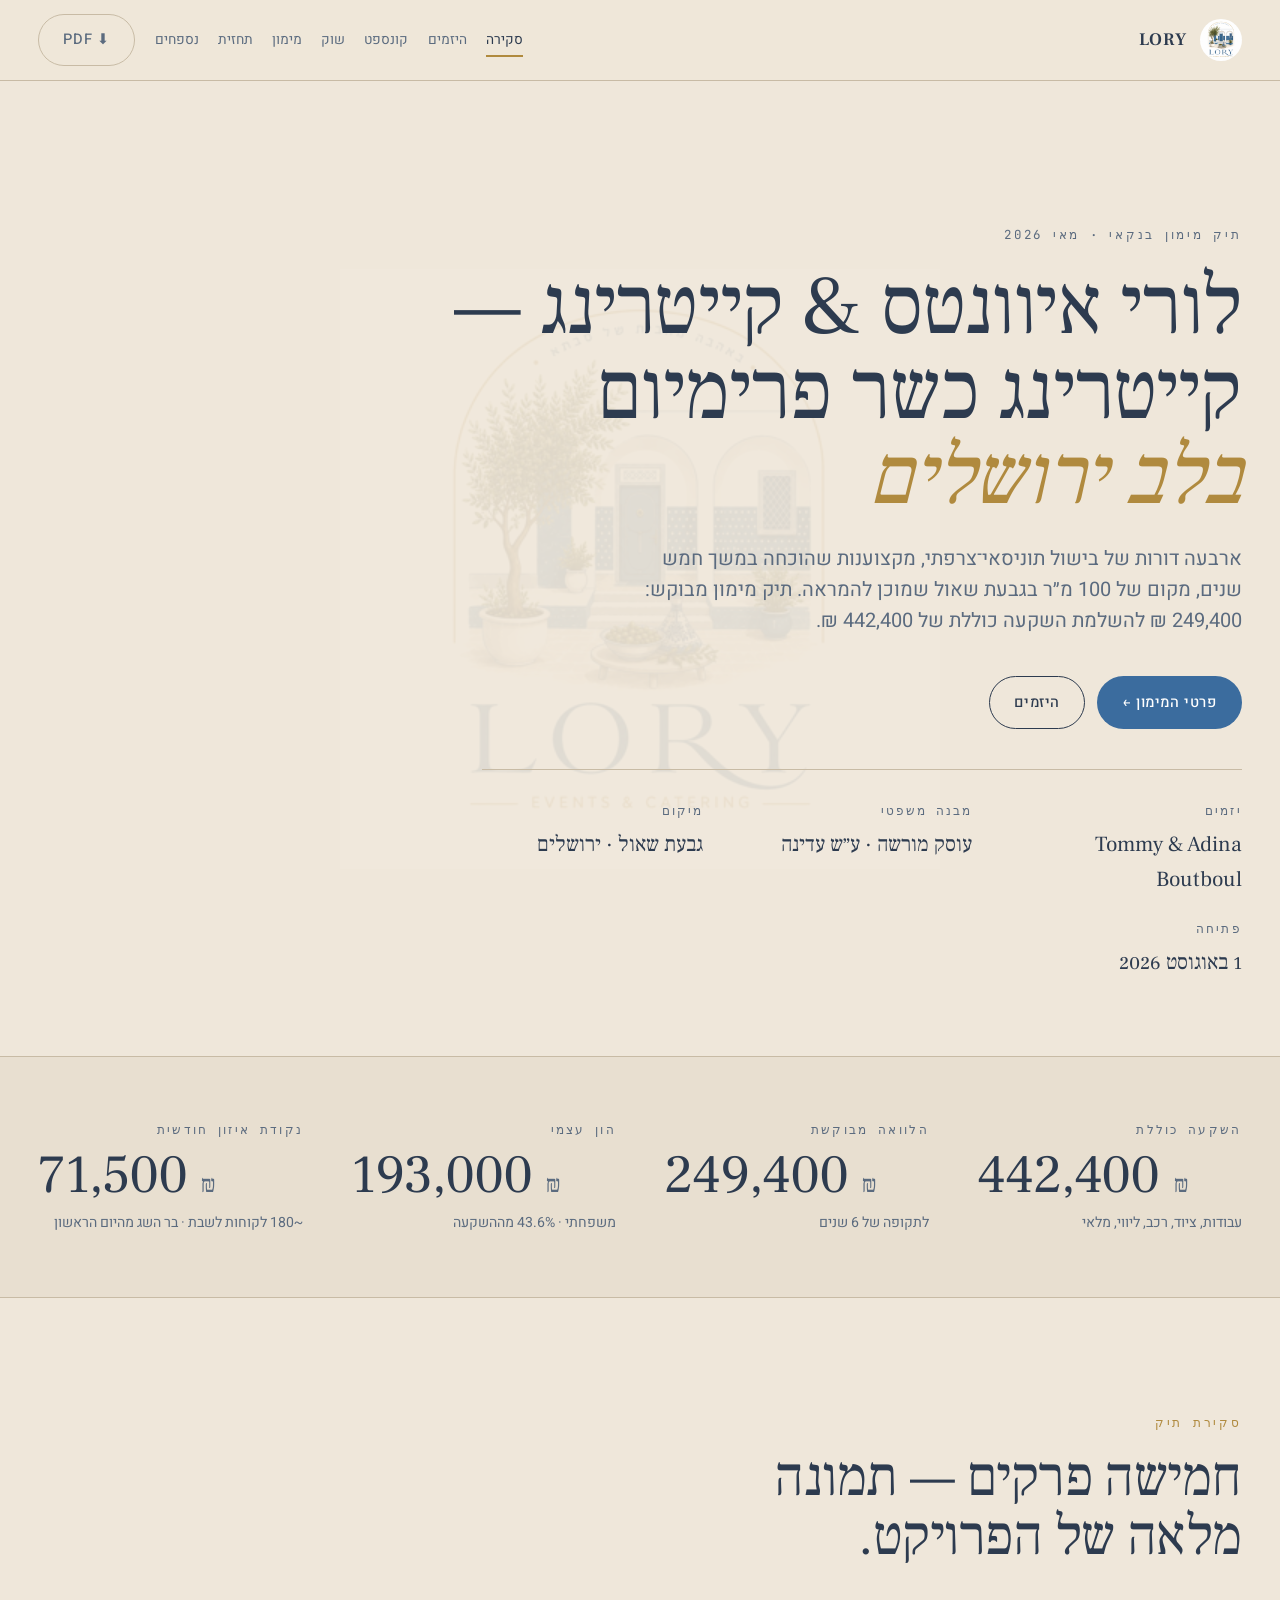
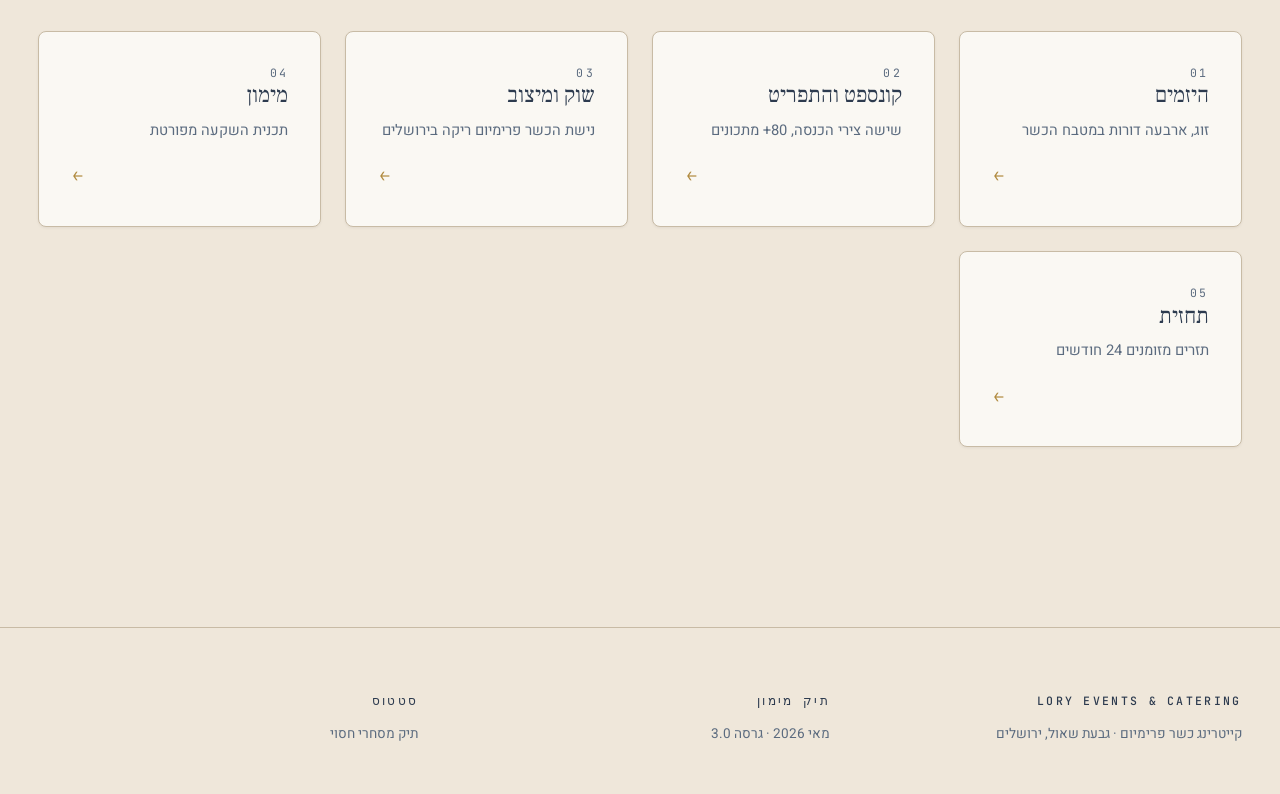
<file: index.html>
<!DOCTYPE html>
<html lang="he" dir="rtl" data-theme="institutionnel" data-density="default">
<head>
<meta charset="UTF-8">
<meta name="viewport" content="width=device-width, initial-scale=1.0">
<title>LORY Events &amp; Catering — תיק מימון בנקאי</title>
<meta name="description" content="LORY Events &amp; Catering — Dossier de financement bancaire. Tommy &amp; Adina Boutboul. Givat Shaul, Jerusalem. Ouverture aout 2026.">
<link rel="preconnect" href="https://fonts.googleapis.com">
<link rel="preconnect" href="https://fonts.gstatic.com" crossorigin>
<link href="https://fonts.googleapis.com/css2?family=Frank+Ruhl+Libre:wght@300;400;500;700;900&family=Heebo:wght@300;400;500;700;800&family=JetBrains+Mono:wght@400;500&family=Montserrat:wght@300;400;500;600;700&family=Playfair+Display:wght@400;500;600;700&display=swap" rel="stylesheet">
<link rel="icon" type="image/png" href="img/favicon.png">
<link rel="stylesheet" href="css/base.css">
<link rel="stylesheet" href="css/themes.css">
</head>
<body>

<!-- NAV -->
<nav class="nav">
  <div class="nav-inner">
    <a class="nav-brand" href="index.html">
      <img src="img/logo-nav.png" alt="LORY" class="nav-logo">
      <span class="name">LORY</span>
    </a>
    <ul class="nav-links">
      <li><a href="index.html" class="active">סקירה</a></li>
      <li><a href="porteurs.html">היזמים</a></li>
      <li><a href="concept.html">קונספט</a></li>
      <li><a href="marche.html">שוק</a></li>
      <li><a href="financement.html">מימון</a></li>
      <li><a href="previsionnel.html">תחזית</a></li>
      <li><a href="annexes.html">נספחים</a></li>
    </ul>
    <a href="print.html" class="btn btn-ghost no-print" target="_blank">&#x2B07; PDF</a>
  </div>
</nav>

<!-- HERO -->
<header class="hero reveal" id="top">
  <div class="hero-watermark"><img src="img/logo.png" alt=""></div>
  <div class="wrap">
    <div class="hero-eyebrow">תיק מימון בנקאי · מאי 2026</div>

    <h1 class="hero-title">
      לורי איוונטס &amp; קייטרינג —<br>קייטרינג כשר פרימיום<br><em>בלב ירושלים</em>
    </h1>

    <p class="hero-lede">
      ארבעה דורות של בישול תוניסאי־צרפתי, מקצוענות שהוכחה במשך חמש שנים, מקום של 100&nbsp;מ״ר בגבעת שאול שמוכן להמראה. תיק מימון מבוקש: 249,400&nbsp;₪ להשלמת השקעה כוללת של 442,400&nbsp;₪.
    </p>

    <div style="display:flex; gap:0.75rem; flex-wrap:wrap;">
      <a href="financement.html" class="btn btn-primary">פרטי המימון ←</a>
      <a href="porteurs.html" class="btn btn-outline">היזמים</a>
    </div>

    <dl class="hero-meta">
      <div>
        <dt>יזמים</dt>
        <dd>Tommy &amp; Adina Boutboul</dd>
      </div>
      <div>
        <dt>מבנה משפטי</dt>
        <dd>עוסק מורשה · ע״ש עדינה</dd>
      </div>
      <div>
        <dt>מיקום</dt>
        <dd>גבעת שאול · ירושלים</dd>
      </div>
      <div>
        <dt>פתיחה</dt>
        <dd>1 באוגוסט 2026</dd>
      </div>
    </dl>
  </div>
</header>

<!-- KPI BAND -->
<section class="kpi-band reveal">
  <div class="wrap">
    <div class="kpi-grid">
      <div class="kpi">
        <div class="kpi-label">השקעה כוללת</div>
        <div class="kpi-value" id="kpi-total">442,400<span class="unit"> ₪</span></div>
        <div class="kpi-sub">עבודות, ציוד, רכב, ליווי, מלאי</div>
      </div>
      <div class="kpi">
        <div class="kpi-label">הלוואה מבוקשת</div>
        <div class="kpi-value" id="kpi-loan">249,400<span class="unit"> ₪</span></div>
        <div class="kpi-sub">לתקופה של 6 שנים</div>
      </div>
      <div class="kpi">
        <div class="kpi-label">הון עצמי</div>
        <div class="kpi-value" id="kpi-apport">193,000<span class="unit"> ₪</span></div>
        <div class="kpi-sub">משפחתי · 43.6% מההשקעה</div>
      </div>
      <div class="kpi">
        <div class="kpi-label">נקודת איזון חודשית</div>
        <div class="kpi-value" id="kpi-pointmort">71,500<span class="unit"> ₪</span></div>
        <div class="kpi-sub">~180 לקוחות לשבת · בר השג מהיום הראשון</div>
      </div>
    </div>
  </div>
</section>

<!-- DASHBOARD CARDS -->
<section class="section reveal">
  <div class="wrap">
    <header class="section-head">
      <div>
        <div class="section-num">סקירת תיק</div>
        <h2 class="section-title">חמישה פרקים — תמונה מלאה של הפרויקט.</h2>
      </div>
    </header>

    <div class="cards-grid">
      <!-- Card 1 -->
      <a href="porteurs.html" class="card dash-card" style="text-decoration:none; color:inherit;">
        <div class="eyebrow">01</div>
        <h3 class="subtitle">היזמים</h3>
        <p class="muted" style="font-size:0.92rem;">זוג, ארבעה דורות במטבח הכשר</p>
        <span class="dash-arrow">&rarr;</span>
      </a>
      <!-- Card 2 -->
      <a href="concept.html" class="card dash-card" style="text-decoration:none; color:inherit;">
        <div class="eyebrow">02</div>
        <h3 class="subtitle">קונספט והתפריט</h3>
        <p class="muted" style="font-size:0.92rem;">שישה צירי הכנסה, 80+ מתכונים</p>
        <span class="dash-arrow">&rarr;</span>
      </a>
      <!-- Card 3 -->
      <a href="marche.html" class="card dash-card" style="text-decoration:none; color:inherit;">
        <div class="eyebrow">03</div>
        <h3 class="subtitle">שוק ומיצוב</h3>
        <p class="muted" style="font-size:0.92rem;">נישת הכשר פרימיום ריקה בירושלים</p>
        <span class="dash-arrow">&rarr;</span>
      </a>
      <!-- Card 4 -->
      <a href="financement.html" class="card dash-card" style="text-decoration:none; color:inherit;">
        <div class="eyebrow">04</div>
        <h3 class="subtitle">מימון</h3>
        <p class="muted" style="font-size:0.92rem;">תכנית השקעה מפורטת</p>
        <span class="dash-arrow">&rarr;</span>
      </a>
      <!-- Card 5 -->
      <a href="previsionnel.html" class="card dash-card" style="text-decoration:none; color:inherit;">
        <div class="eyebrow">05</div>
        <h3 class="subtitle">תחזית</h3>
        <p class="muted" style="font-size:0.92rem;">תזרים מזומנים 24 חודשים</p>
        <span class="dash-arrow">&rarr;</span>
      </a>
    </div>
  </div>
</section>

<!-- FOOTER -->
<footer class="footer">
  <div class="wrap">
    <div class="footer-grid">
      <div><h5>LORY Events &amp; Catering</h5><p>קייטרינג כשר פרימיום · גבעת שאול, ירושלים</p></div>
      <div><h5>תיק מימון</h5><p>מאי 2026 · גרסה 3.0</p></div>
      <div><h5>סטטוס</h5><p>תיק מסחרי חסוי</p></div>
    </div>
  </div>
</footer>

<style>
/* Hero watermark */
.hero { position: relative; overflow: hidden; }
.hero-watermark {
  position: absolute;
  top: 50%; left: 50%;
  transform: translate(-50%, -50%);
  width: 600px; height: 600px;
  opacity: 0.08;
  pointer-events: none;
  z-index: 0;
}
.hero-watermark img { width: 100%; height: 100%; object-fit: contain; }
.hero .wrap { position: relative; z-index: 1; }

/* Dashboard card arrow */
.dash-card { position: relative; transition: border-color 0.2s, box-shadow 0.2s; }
.dash-card:hover { border-color: var(--accent); box-shadow: 0 4px 20px rgba(0,0,0,0.06); }
.dash-arrow {
  display: block; margin-top: 1rem;
  font-size: 1.4rem; color: var(--accent);
  transition: transform 0.2s;
}
[dir="rtl"] .dash-arrow { transform: scaleX(-1); }
.dash-card:hover .dash-arrow { transform: translateX(4px); }
[dir="rtl"] .dash-card:hover .dash-arrow { transform: scaleX(-1) translateX(4px); }

/* Reveal animation */
.reveal { opacity: 0; transform: translateY(24px); transition: opacity 0.6s ease-out, transform 0.6s ease-out; }
.reveal.visible { opacity: 1; transform: translateY(0); }
</style>

<script src="js/shared.js"></script>
<script>
/* Reveal on scroll */
(function(){
  const obs = new IntersectionObserver(entries => {
    entries.forEach(e => { if (e.isIntersecting) { e.target.classList.add('visible'); obs.unobserve(e.target); } });
  }, { threshold: 0.1 });
  document.querySelectorAll('.reveal').forEach(el => obs.observe(el));
})();
</script>
</body>
</html>
</file>
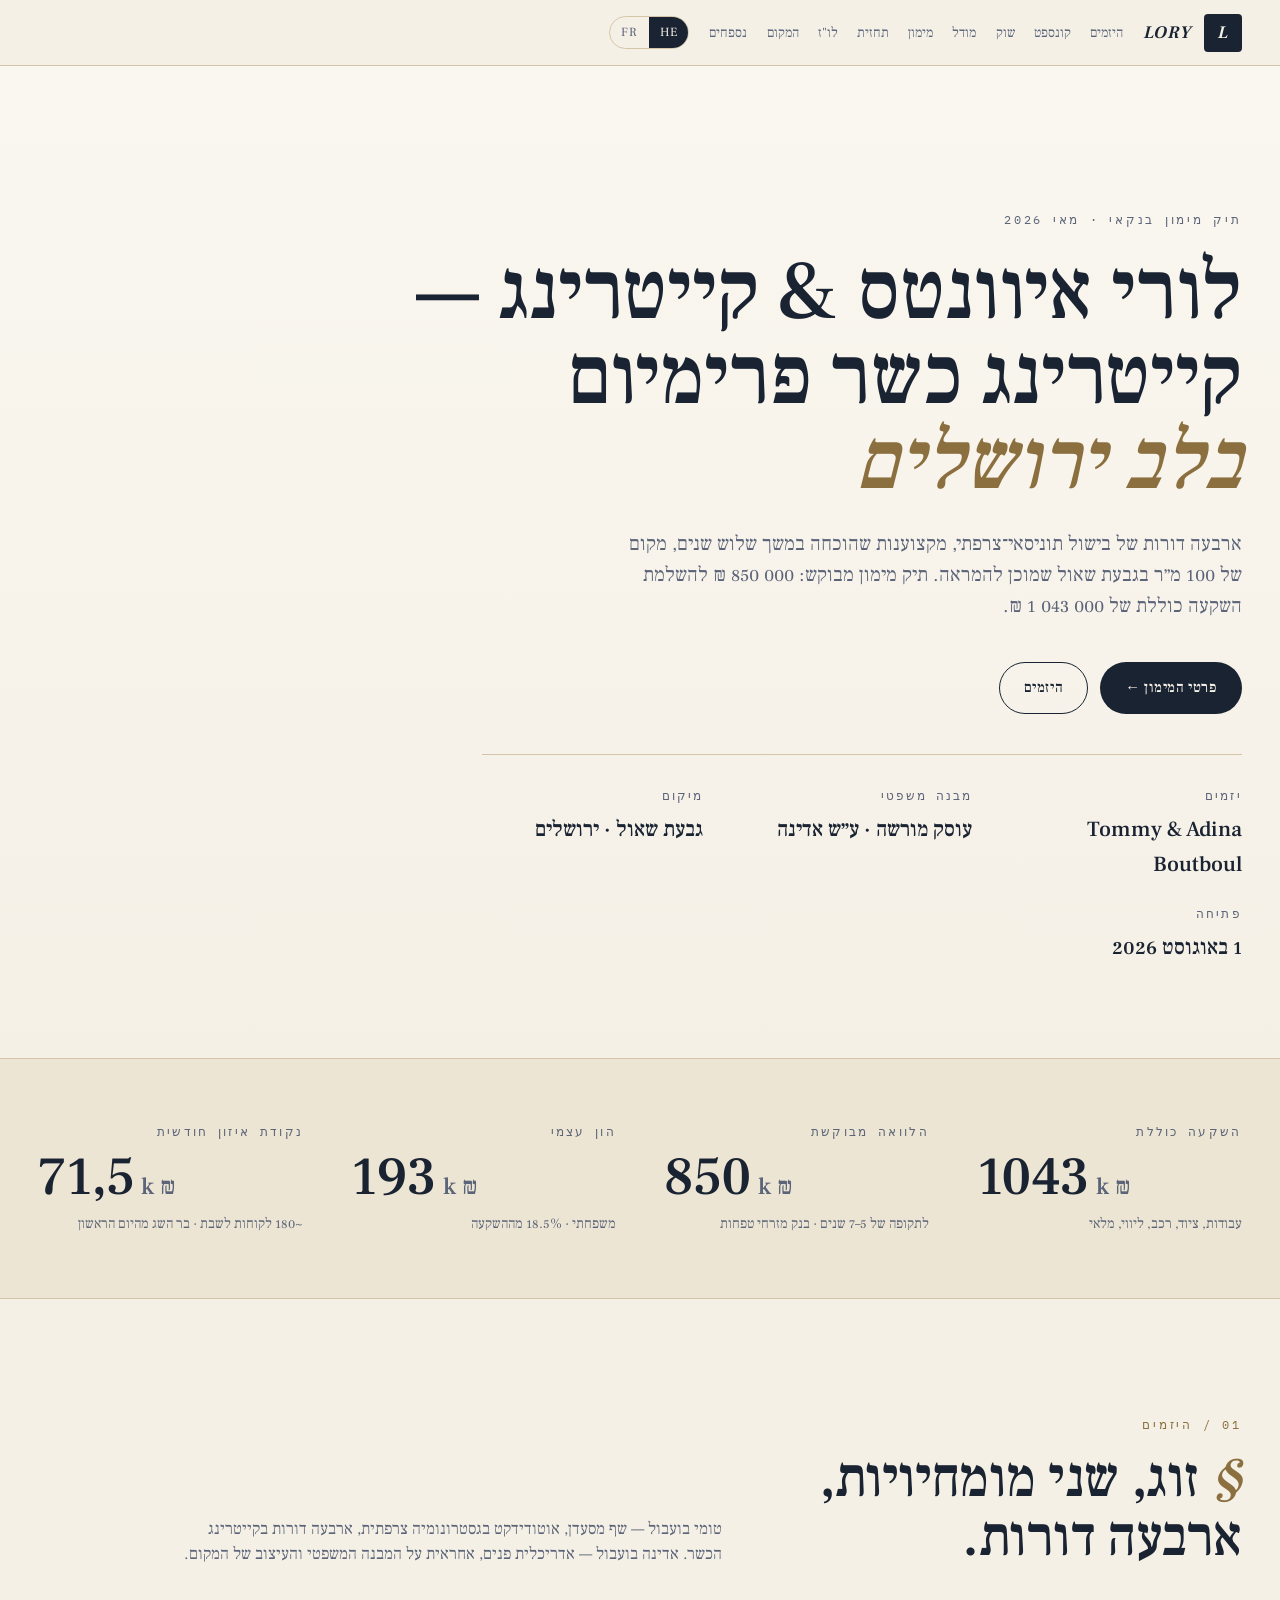
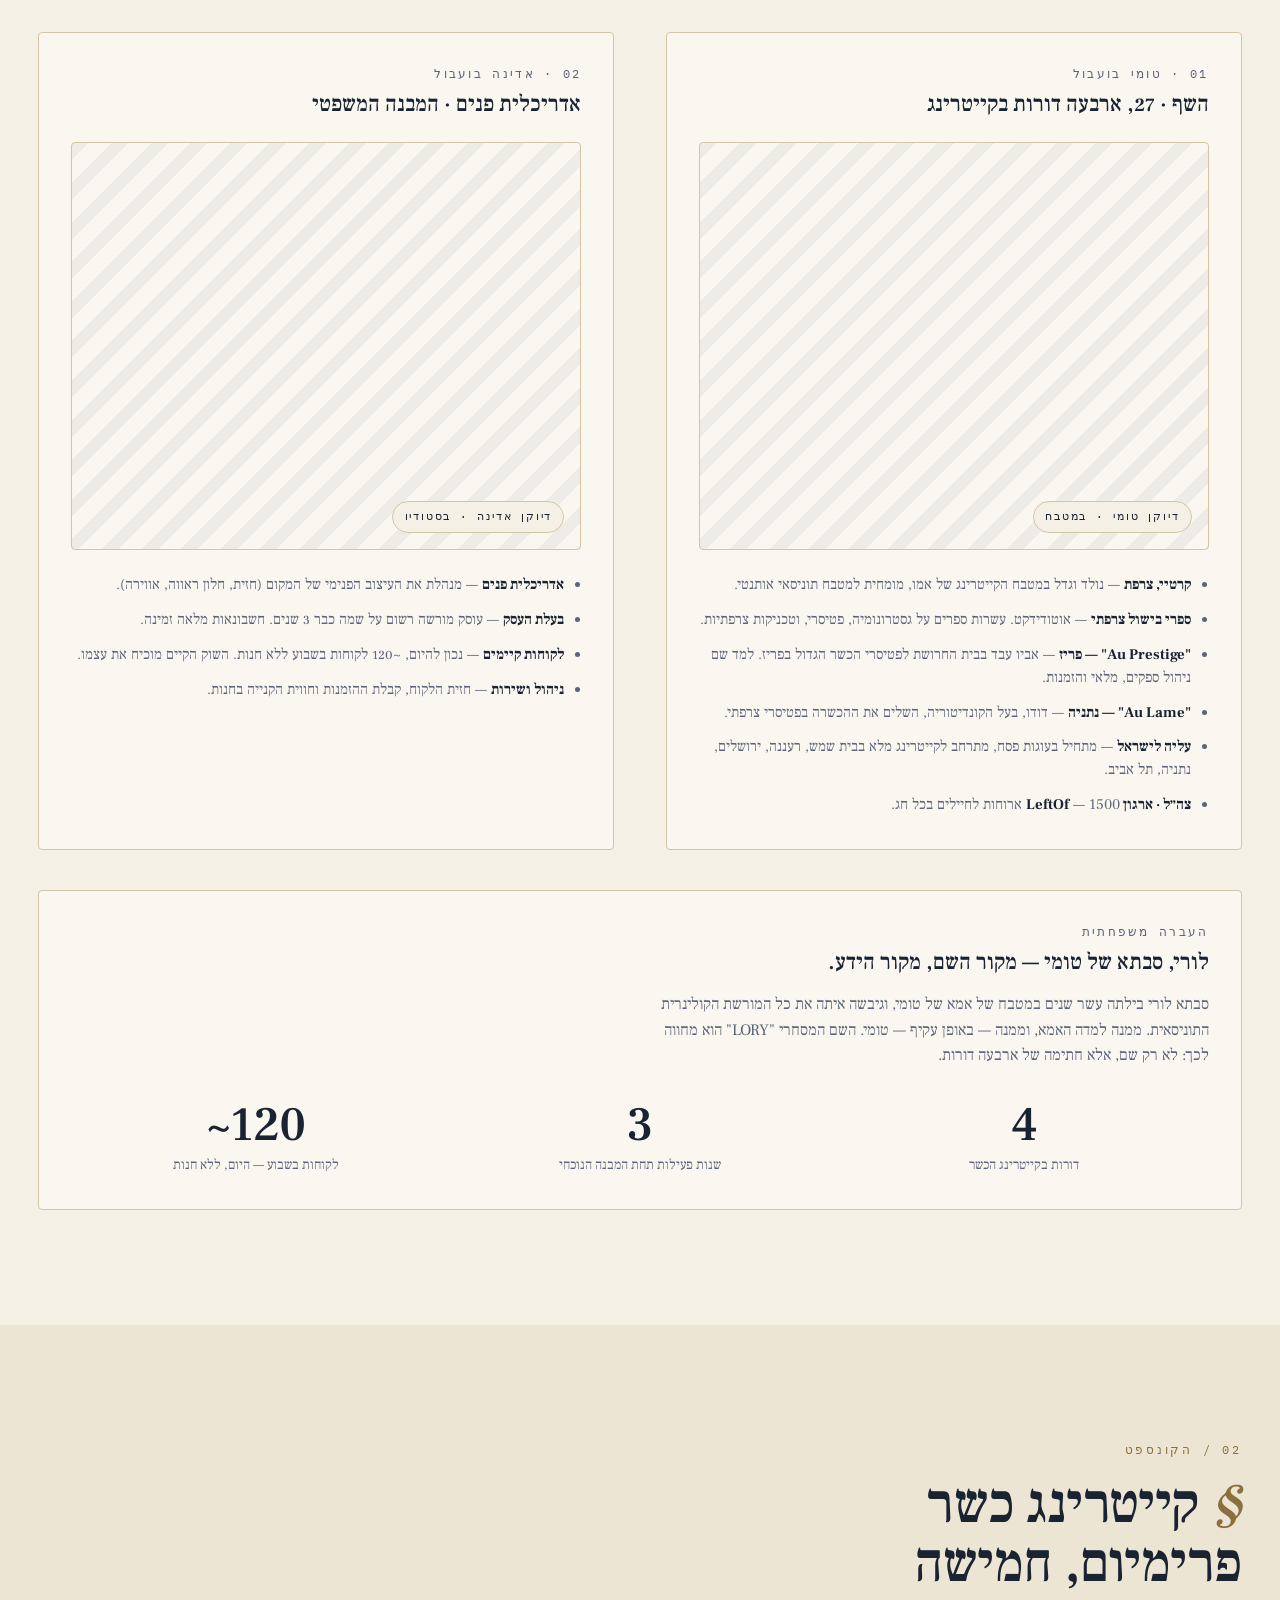
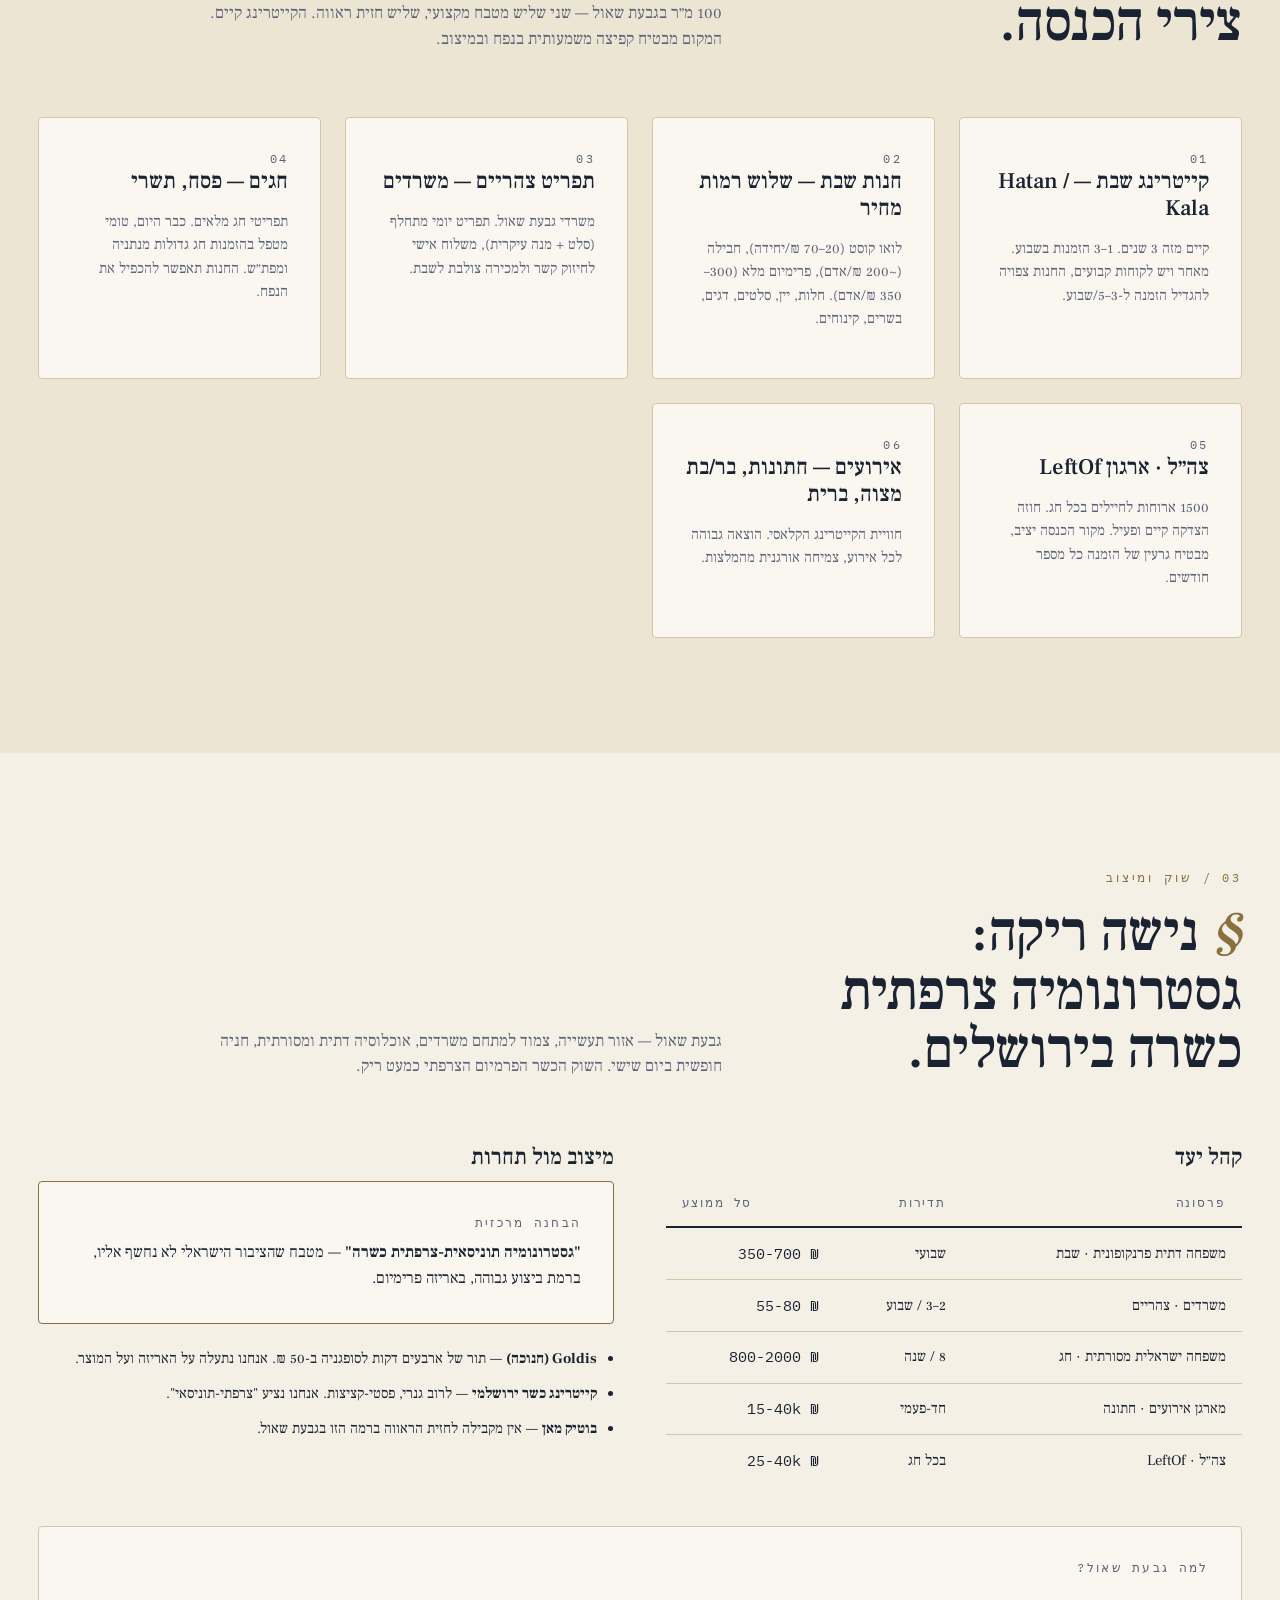
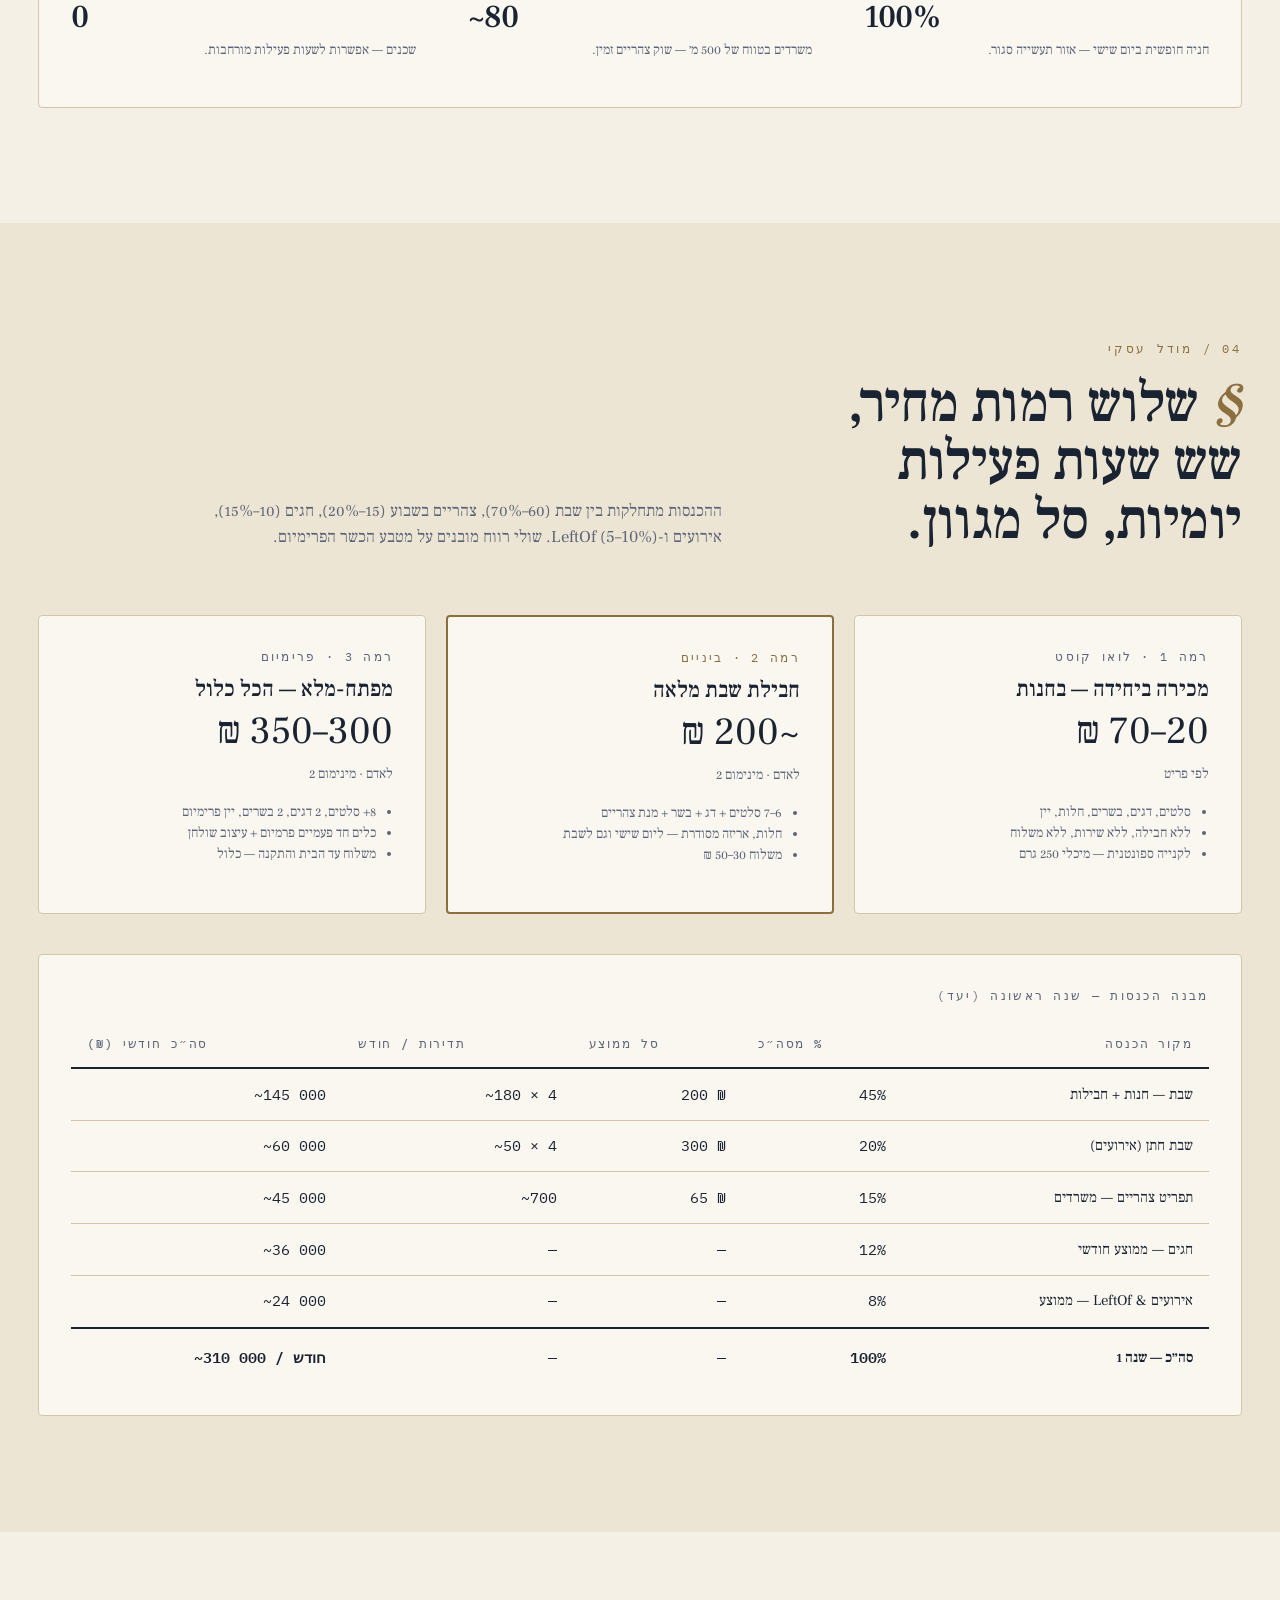
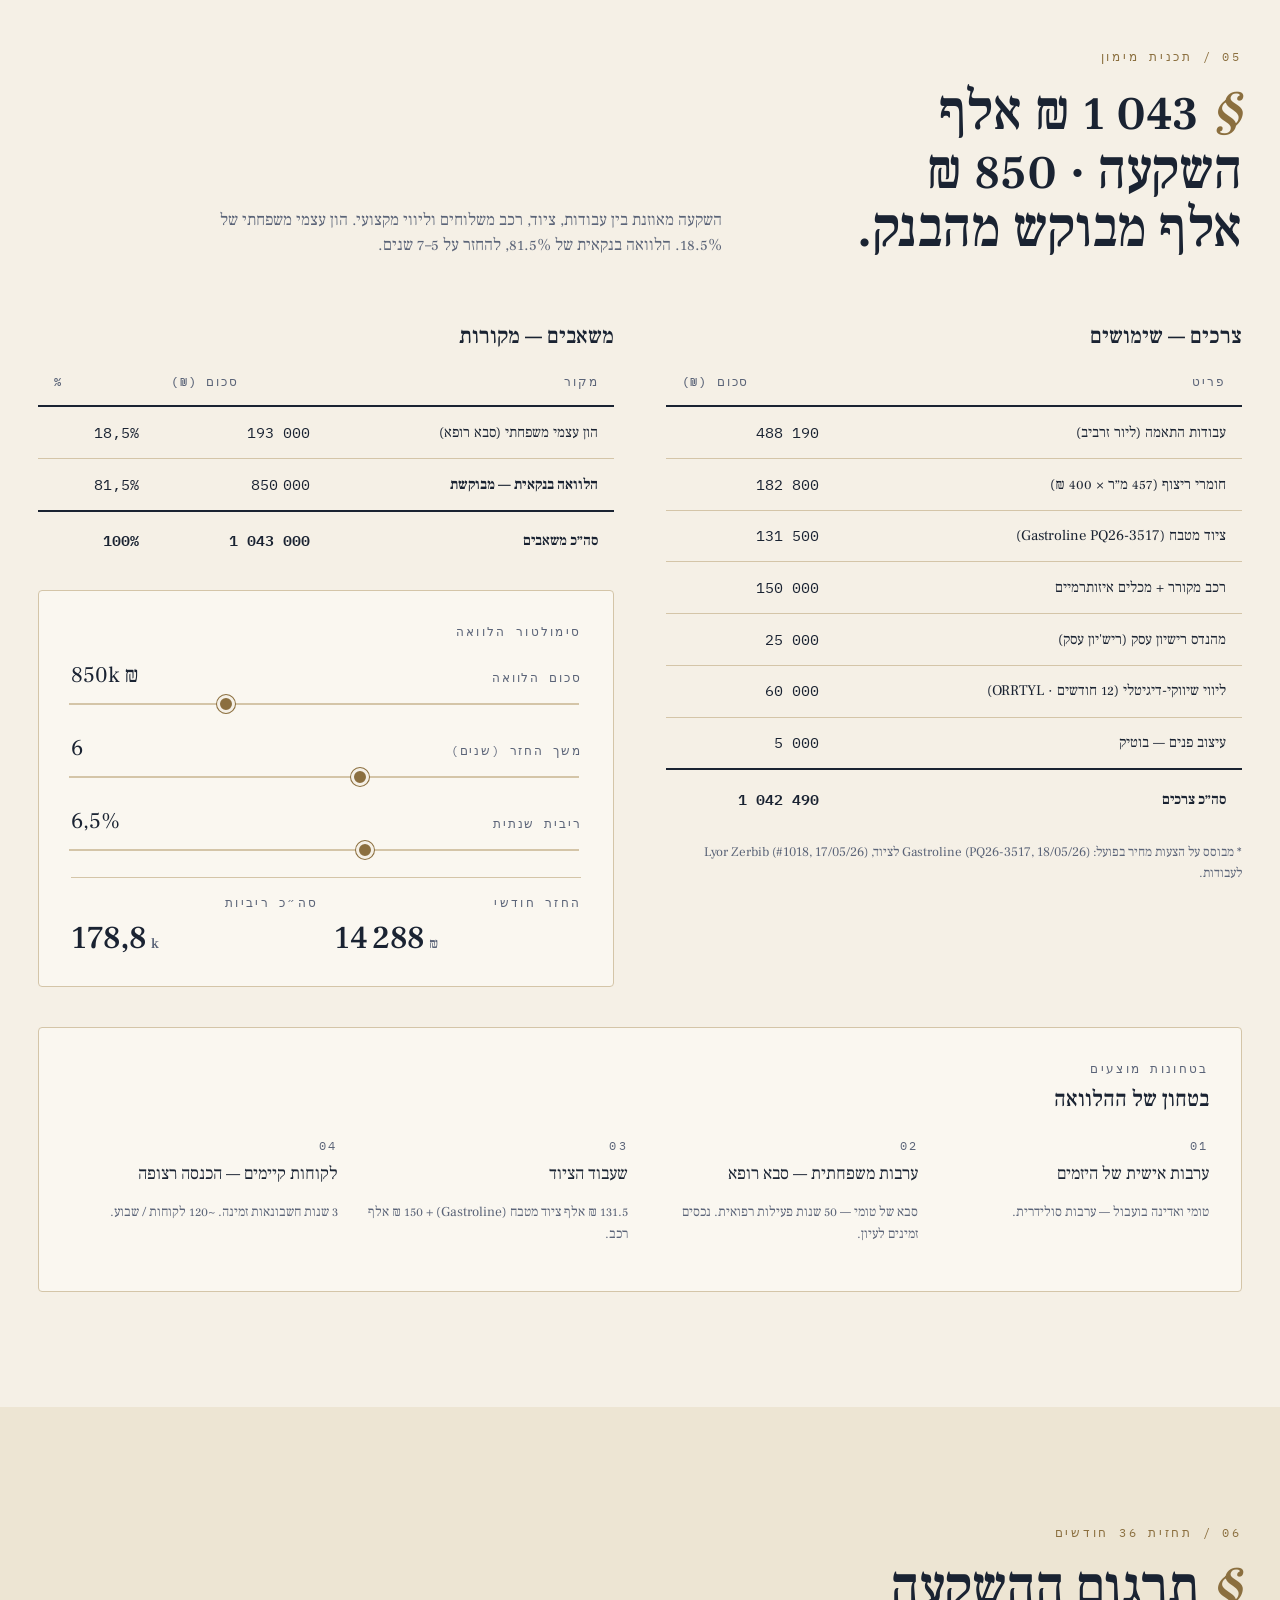
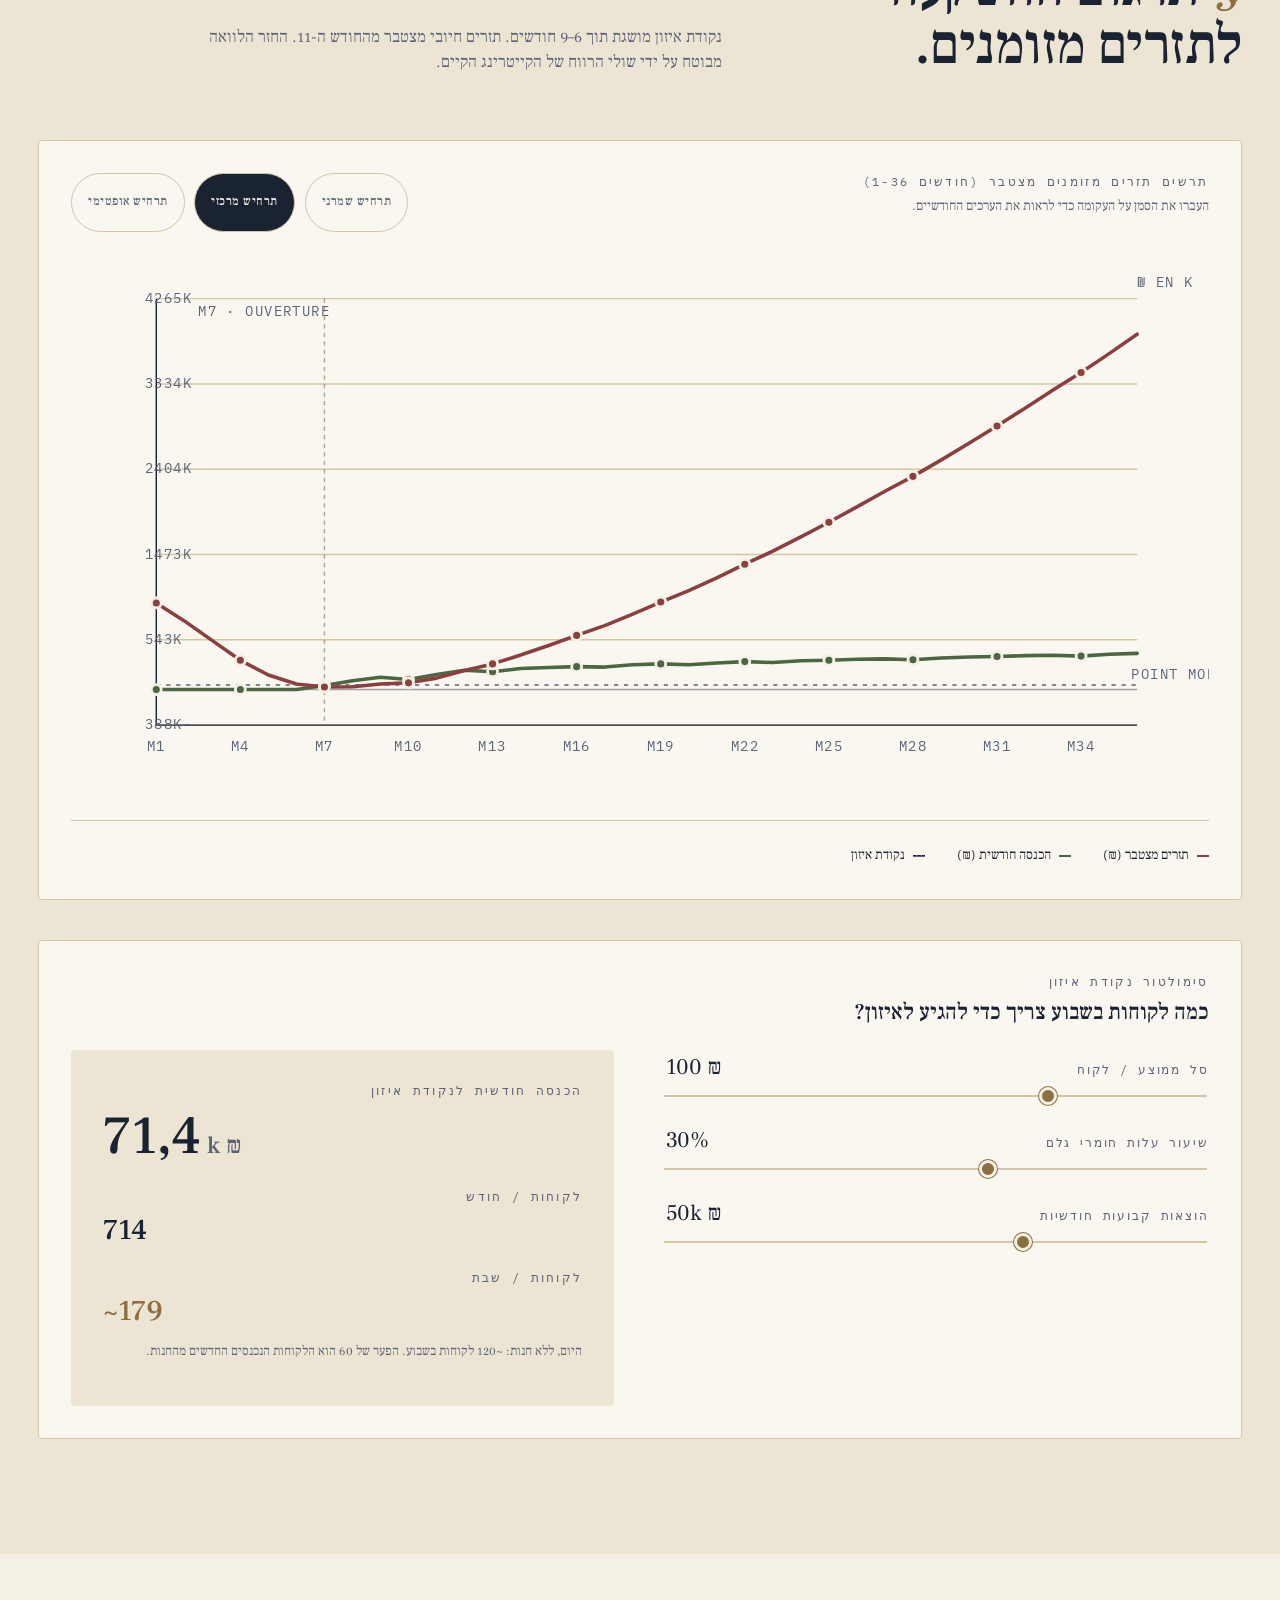
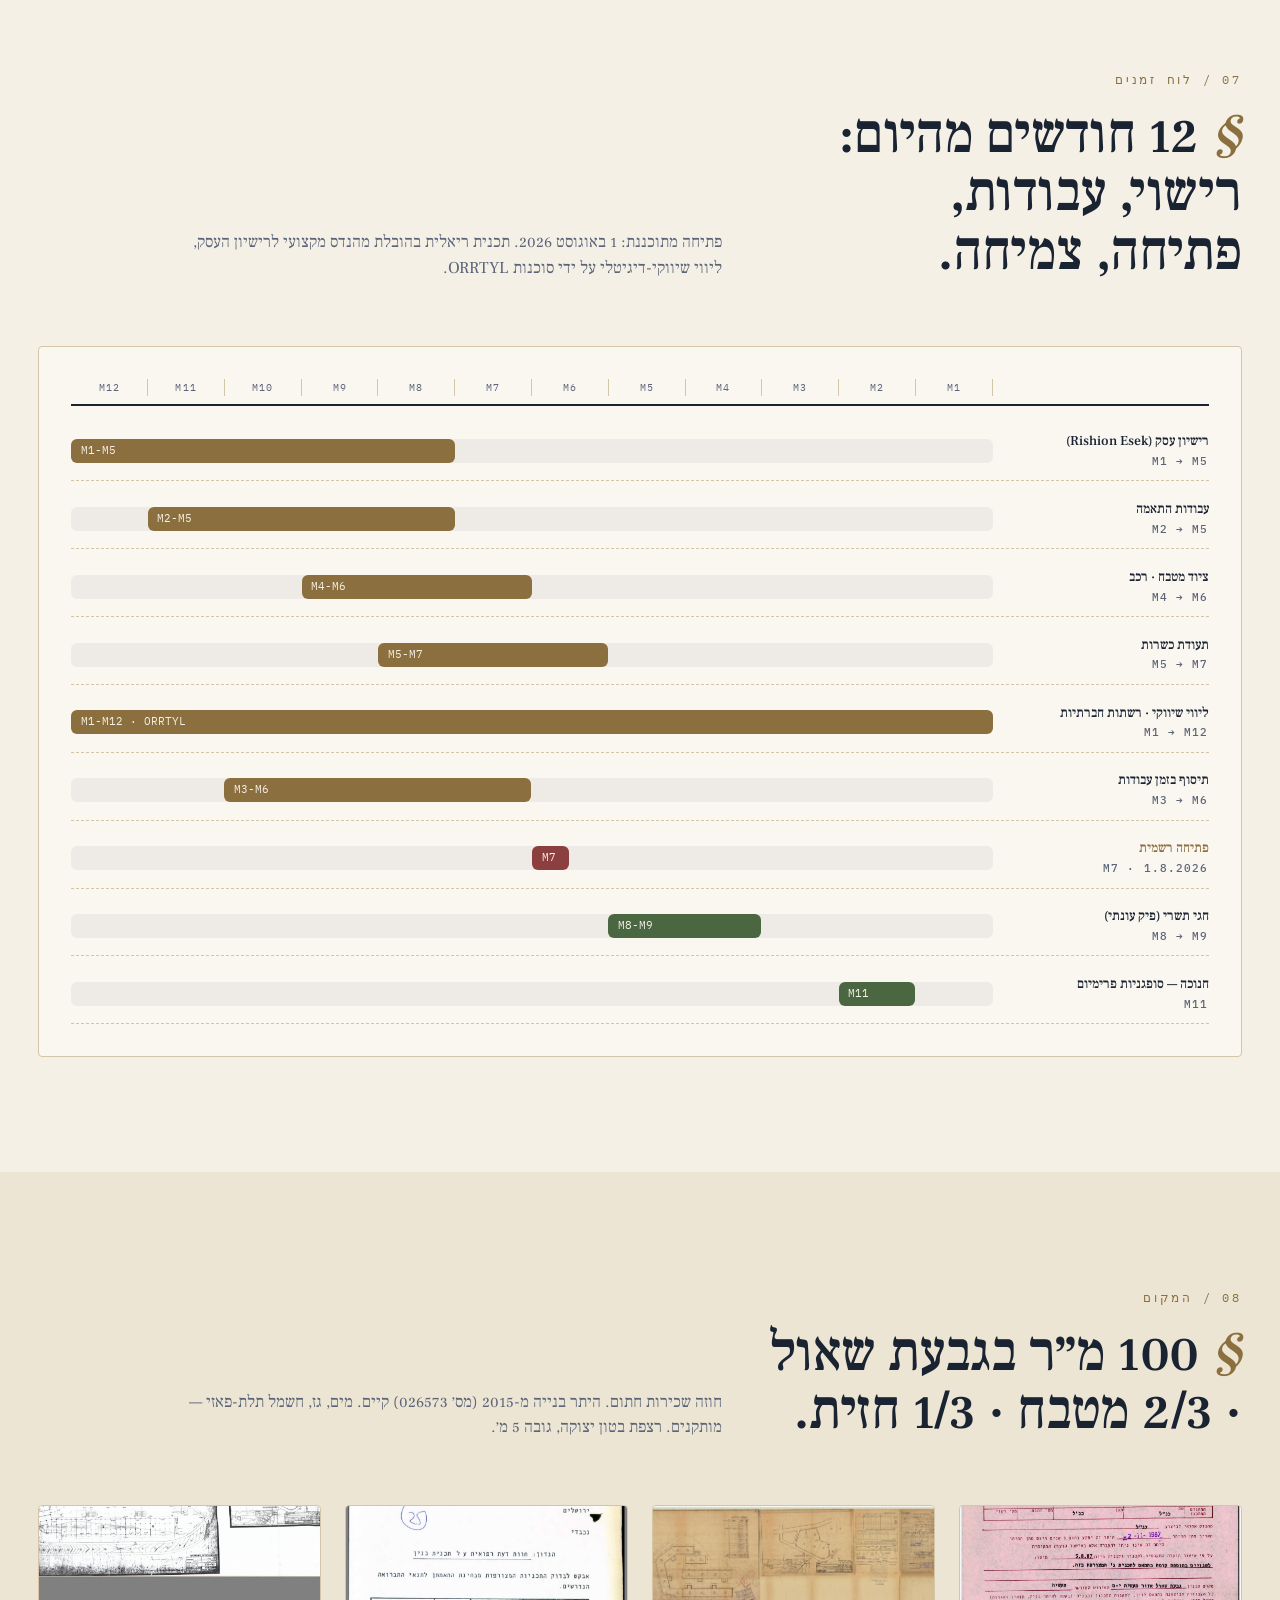
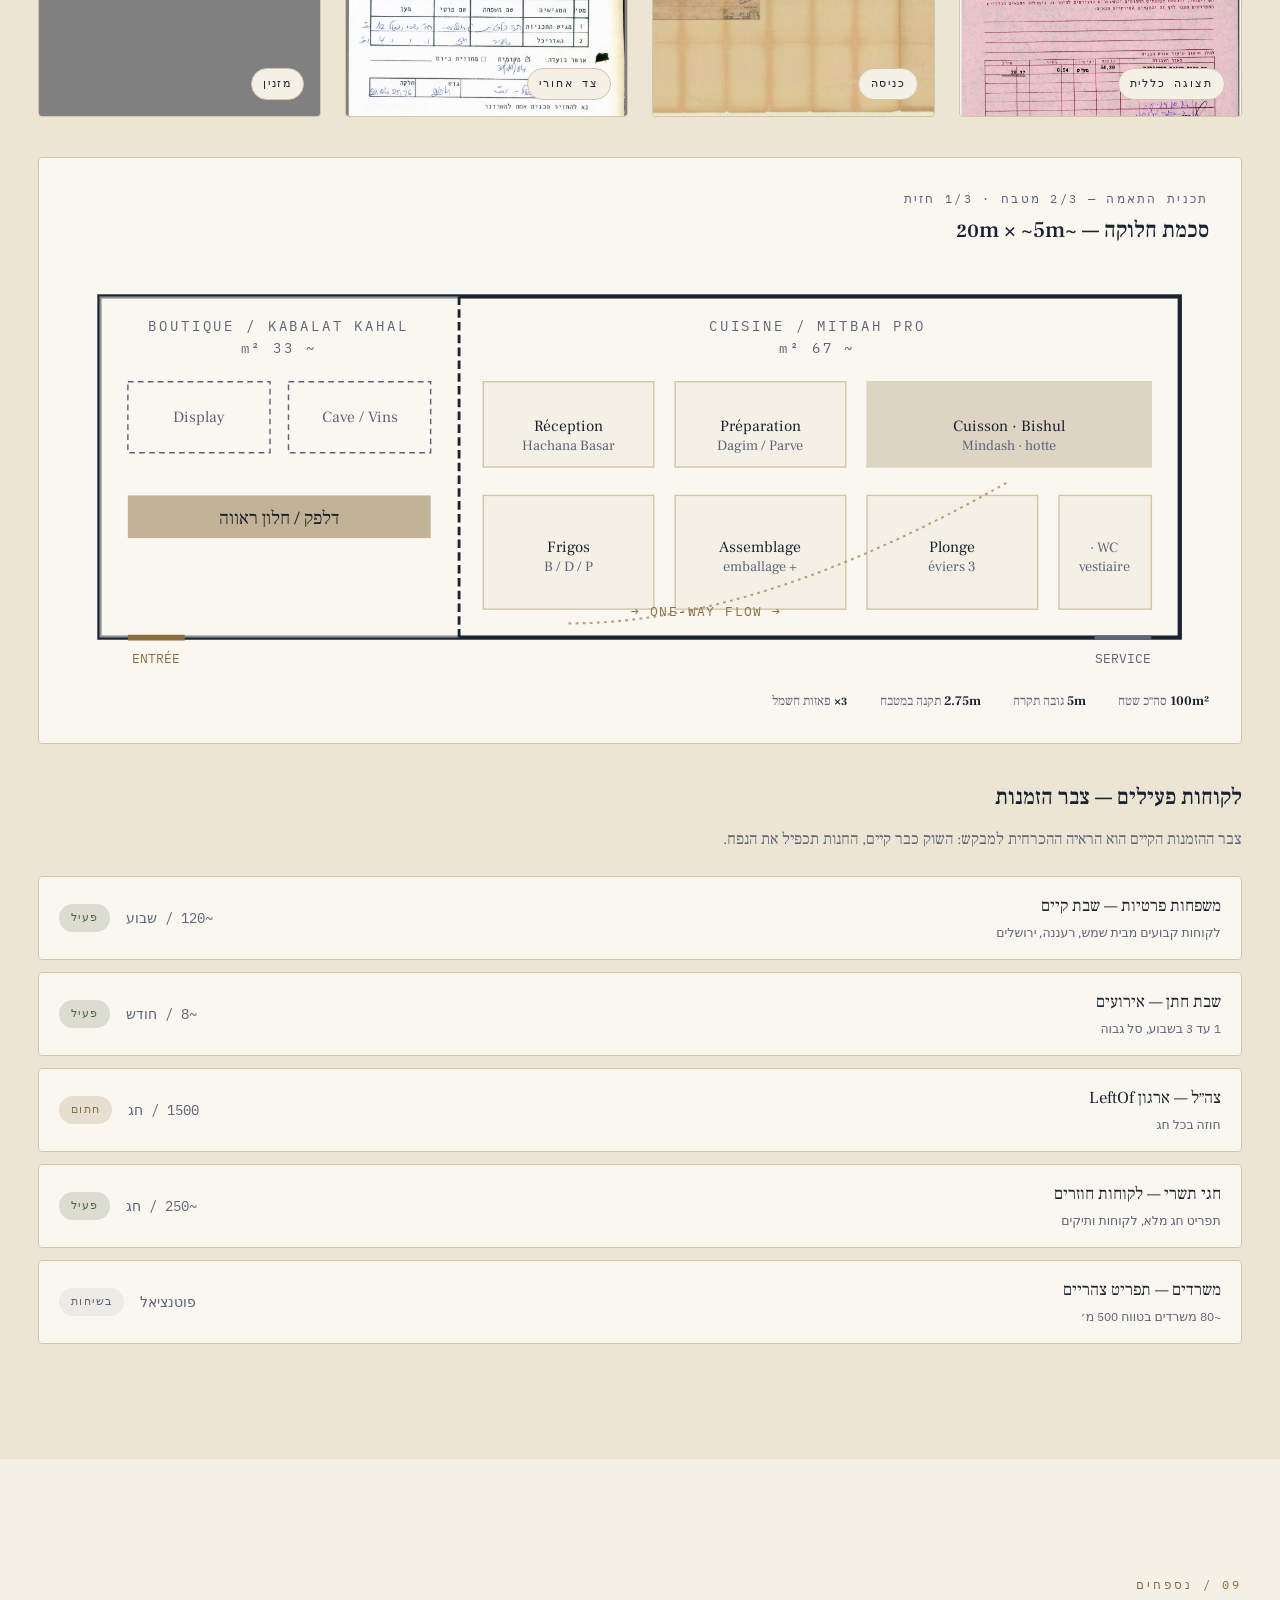
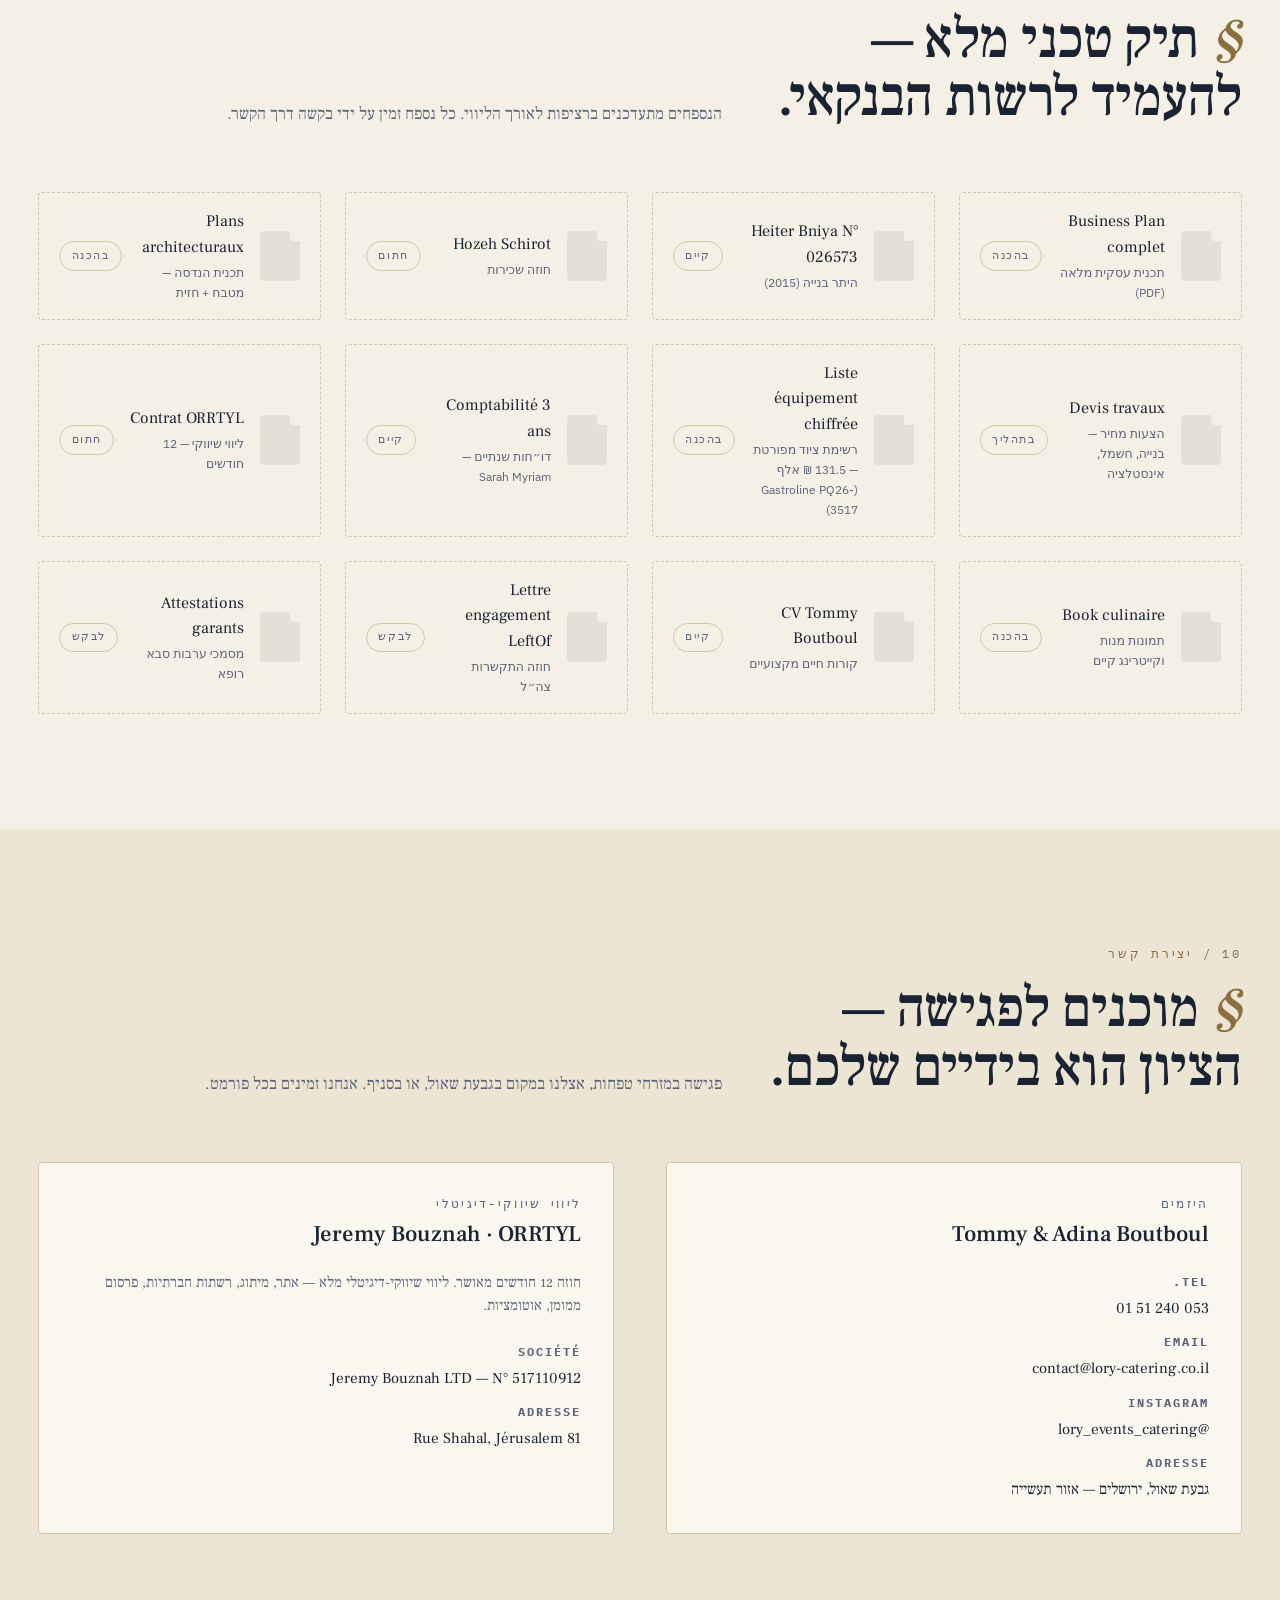
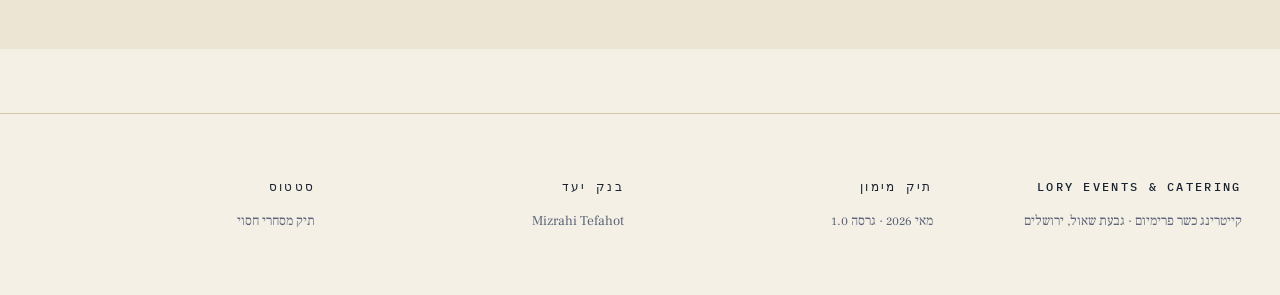
<file: site banquier/index.html>
<!DOCTYPE html>
<html lang="he" dir="rtl" data-theme="institutionnel" data-density="default">
<head>
<meta charset="UTF-8">
<meta name="viewport" content="width=device-width, initial-scale=1.0">
<title>LORY Events &amp; Catering — תיק מימון בנקאי / Dossier bancaire</title>
<meta name="description" content="LORY Events &amp; Catering — Dossier de financement bancaire. Tommy &amp; Adina Boutboul. Givat Shaul, Jérusalem. Ouverture août 2026.">
<link rel="preconnect" href="https://fonts.googleapis.com">
<link rel="preconnect" href="https://fonts.gstatic.com" crossorigin>
<link href="https://fonts.googleapis.com/css2?family=Cormorant+Garamond:ital,wght@0,300;0,400;0,500;0,600;1,300;1,400;1,500&family=EB+Garamond:ital,wght@0,400;0,500;0,600;1,400;1,500&family=Frank+Ruhl+Libre:wght@300;400;500;700;900&family=Heebo:wght@300;400;500;700;800&family=IBM+Plex+Mono:wght@400;500&family=IBM+Plex+Sans:wght@300;400;500;600&family=Inter:wght@300;400;500;600;700&family=JetBrains+Mono:wght@400;500&display=swap" rel="stylesheet">
<link rel="stylesheet" href="css/base.css">
<link rel="stylesheet" href="css/themes.css">
</head>
<body>

<!-- ============================================================
     NAV
     ============================================================ -->
<nav class="nav">
  <div class="nav-inner">
    <a class="nav-brand" href="#top">
      <span class="mark">L</span>
      <span class="name">LORY</span>
    </a>
    <ul class="nav-links" role="list" style="list-style:none; padding:0; margin:0;">
      <li><a href="#porteurs"><span class="he">היזמים</span><span class="fr">Porteurs</span></a></li>
      <li><a href="#concept"><span class="he">קונספט</span><span class="fr">Concept</span></a></li>
      <li><a href="#marche"><span class="he">שוק</span><span class="fr">Marché</span></a></li>
      <li><a href="#modele"><span class="he">מודל</span><span class="fr">Modèle</span></a></li>
      <li><a href="#financement"><span class="he">מימון</span><span class="fr">Financement</span></a></li>
      <li><a href="#previsionnel"><span class="he">תחזית</span><span class="fr">Prévisionnel</span></a></li>
      <li><a href="#calendrier"><span class="he">לו"ז</span><span class="fr">Calendrier</span></a></li>
      <li><a href="#local"><span class="he">המקום</span><span class="fr">Local</span></a></li>
      <li><a href="#annexes"><span class="he">נספחים</span><span class="fr">Annexes</span></a></li>
    </ul>
    <div class="nav-lang" role="group" aria-label="Langue">
      <button type="button" data-lang="he" class="on">HE</button>
      <button type="button" data-lang="fr">FR</button>
    </div>
  </div>
</nav>

<!-- ============================================================
     HERO
     ============================================================ -->
<header class="hero" id="top">
  <div class="wrap">
    <div class="hero-eyebrow"><span class="he">תיק מימון בנקאי · מאי 2026</span><span class="fr">Dossier de financement bancaire · Mai 2026</span></div>

    <h1 class="hero-title">
      <span class="he">לורי איוונטס &amp; קייטרינג —<br>קייטרינג כשר פרימיום<br><em>בלב ירושלים</em></span>
      <span class="fr">LORY Events &amp; Catering —<br>Le traiteur casher premium<br><em>au cœur de Jérusalem</em></span>
    </h1>

    <p class="hero-lede">
      <span class="he">ארבעה דורות של בישול תוניסאי־צרפתי, מקצוענות שהוכחה במשך שלוש שנים, מקום של 100&nbsp;מ״ר בגבעת שאול שמוכן להמראה. תיק מימון מבוקש: 850&nbsp;000&nbsp;₪ להשלמת השקעה כוללת של 1&nbsp;043&nbsp;000&nbsp;₪.</span>
      <span class="fr">Quatre générations de savoir-faire tunisien francisé, une activité de traiteur prouvée sur trois ans, un local de 100&nbsp;m² à Givat Shaul prêt à passer à l'échelle. Dossier de financement&nbsp;: 850&nbsp;000&nbsp;NIS pour compléter un investissement total de 1&nbsp;043&nbsp;000&nbsp;NIS.</span>
    </p>

    <div style="display:flex; gap:0.75rem; flex-wrap:wrap;">
      <a href="#financement" class="btn btn-primary"><span class="he">פרטי המימון ←</span><span class="fr">Détail du financement →</span></a>
      <a href="#porteurs" class="btn btn-outline"><span class="he">היזמים</span><span class="fr">Les porteurs</span></a>
    </div>

    <dl class="hero-meta">
      <div>
        <dt><span class="he">יזמים</span><span class="fr">Porteurs</span></dt>
        <dd>Tommy &amp; Adina Boutboul</dd>
      </div>
      <div>
        <dt><span class="he">מבנה משפטי</span><span class="fr">Structure</span></dt>
        <dd><span class="he">עוסק מורשה · ע״ש אדינה</span><span class="fr">Ossek Murshe · au nom d'Adina</span></dd>
      </div>
      <div>
        <dt><span class="he">מיקום</span><span class="fr">Localisation</span></dt>
        <dd><span class="he">גבעת שאול · ירושלים</span><span class="fr">Givat Shaul · Jérusalem</span></dd>
      </div>
      <div>
        <dt><span class="he">פתיחה</span><span class="fr">Ouverture</span></dt>
        <dd><span class="he">1 באוגוסט 2026</span><span class="fr">1<sup>er</sup> août 2026</span></dd>
      </div>
    </dl>
  </div>
</header>

<!-- ============================================================
     KPI BAND
     ============================================================ -->
<section class="kpi-band">
  <div class="wrap">
    <div class="kpi-grid">
      <div class="kpi">
        <div class="kpi-label"><span class="he">השקעה כוללת</span><span class="fr">Investissement total</span></div>
        <div class="kpi-value" id="kpi-total">1 043<span class="unit">k ₪</span></div>
        <div class="kpi-sub"><span class="he">עבודות, ציוד, רכב, ליווי, מלאי</span><span class="fr">Travaux, équipement, véhicule, accompagnement, stock</span></div>
      </div>
      <div class="kpi">
        <div class="kpi-label"><span class="he">הלוואה מבוקשת</span><span class="fr">Prêt demandé</span></div>
        <div class="kpi-value" id="kpi-loan">850<span class="unit">k ₪</span></div>
        <div class="kpi-sub"><span class="he">לתקופה של 5–7 שנים · בנק מזרחי טפחות</span><span class="fr">Sur 5 à 7 ans · Banque Mizrahi Tefahot</span></div>
      </div>
      <div class="kpi">
        <div class="kpi-label"><span class="he">הון עצמי</span><span class="fr">Apport personnel</span></div>
        <div class="kpi-value">193<span class="unit">k ₪</span></div>
        <div class="kpi-sub"><span class="he">משפחתי · 18.5% מההשקעה</span><span class="fr">Familial · 18,5% de l'investissement</span></div>
      </div>
      <div class="kpi">
        <div class="kpi-label"><span class="he">נקודת איזון חודשית</span><span class="fr">Point mort mensuel</span></div>
        <div class="kpi-value">71,5<span class="unit">k ₪</span></div>
        <div class="kpi-sub"><span class="he">~180 לקוחות לשבת · בר השג מהיום הראשון</span><span class="fr">~180 couverts par Shabbat · accessible dès M1</span></div>
      </div>
    </div>
  </div>
</section>

<!-- ============================================================
     PORTEURS
     ============================================================ -->
<section class="section" id="porteurs">
  <div class="wrap">
    <header class="section-head">
      <div>
        <div class="section-num">01 / <span class="he">היזמים</span><span class="fr">Les porteurs</span></div>
        <h2 class="section-title"><span class="he">זוג, שני מומחיויות, ארבעה דורות.</span><span class="fr">Un couple, deux expertises, quatre générations.</span></h2>
      </div>
      <p class="section-lede"><span class="he">טומי בועבול — שף מסעדן, אוטודידקט בגסטרונומיה צרפתית, ארבעה דורות בקייטרינג הכשר. אדינה בועבול — אדריכלית פנים, אחראית על המבנה המשפטי והעיצוב של המקום.</span><span class="fr">Tommy Boutboul — chef cuisinier, autodidacte en gastronomie française, héritier de quatre générations dans le traiteur casher. Adina Boutboul — architecte d'intérieur, titulaire de la structure juridique et responsable du design du local.</span></p>
    </header>

    <div class="split split-2">
      <article class="card">
        <div class="eyebrow">01 · <span class="he">טומי בועבול</span><span class="fr">Tommy Boutboul</span></div>
        <h3 class="subtitle" style="margin-top:0.5rem;"><span class="he">השף · 27, ארבעה דורות בקייטרינג</span><span class="fr">Le chef · 27 ans, 4<sup>e</sup> génération</span></h3>
        <div class="img-placeholder draft" style="aspect-ratio: 5/4; margin: 1.5rem 0;">
          <span class="tag"><span class="he">דיוקן טומי · במטבח</span><span class="fr">portrait Tommy · en cuisine</span></span>
        </div>
        <ul class="stack-sm" style="padding-inline-start: 1.1rem; margin: 0; color: var(--ink-soft); font-size: 0.92rem; line-height: 1.55;">
          <li><span class="he"><strong style="color:var(--ink)">קרטיי, צרפת</strong> — נולד וגדל במטבח הקייטרינג של אמו, מומחית למטבח תוניסאי אותנטי.</span><span class="fr"><strong>Créteil, France</strong> — a grandi dans la cuisine du traiteur de sa mère, spécialiste de cuisine tunisienne authentique.</span></li>
          <li><span class="he"><strong style="color:var(--ink)">ספרי בישול צרפתי</strong> — אוטודידקט. עשרות ספרים על גסטרונומיה, פטיסרי, וטכניקות צרפתיות.</span><span class="fr"><strong>Livres de cuisine française</strong> — formation autodidacte. Des dizaines d'ouvrages de gastronomie, pâtisserie et techniques.</span></li>
          <li><span class="he"><strong style="color:var(--ink)">"Au Prestige" — פריז</strong> — אביו עבד בבית החרושת לפטיסרי הכשר הגדול בפריז. למד שם ניהול ספקים, מלאי והזמנות.</span><span class="fr"><strong>« Au Prestige » — Paris</strong> — le père y travaillait dans la grande usine de pâtisserie casher. Apprentissage gestion fournisseurs, stocks, commandes.</span></li>
          <li><span class="he"><strong style="color:var(--ink)">"Au Lame" — נתניה</strong> — דודו, בעל הקונדיטוריה, השלים את ההכשרה בפטיסרי צרפתי.</span><span class="fr"><strong>« Au Lame » — Netanya</strong> — l'oncle pâtissier a complété la formation en pâtisserie française.</span></li>
          <li><span class="he"><strong style="color:var(--ink)">עליה לישראל</strong> — מתחיל בעוגות פסח, מתרחב לקייטרינג מלא בבית שמש, רעננה, ירושלים, נתניה, תל אביב.</span><span class="fr"><strong>Aliyah</strong> — démarre par les gâteaux de Pessah, s'étend en traiteur complet : Beit Shemesh, Raanana, Jérusalem, Netanya, Tel Aviv.</span></li>
          <li><span class="he"><strong style="color:var(--ink)">צה״ל · ארגון LeftOf</strong> — 1500 ארוחות לחיילים בכל חג.</span><span class="fr"><strong>TSAHAL · Association LeftOf</strong> — 1500 repas par fête livrés aux soldats.</span></li>
        </ul>
      </article>

      <article class="card">
        <div class="eyebrow">02 · <span class="he">אדינה בועבול</span><span class="fr">Adina Boutboul</span></div>
        <h3 class="subtitle" style="margin-top:0.5rem;"><span class="he">אדריכלית פנים · המבנה המשפטי</span><span class="fr">Architecte d'intérieur · la structure</span></h3>
        <div class="img-placeholder draft" style="aspect-ratio: 5/4; margin: 1.5rem 0;">
          <span class="tag"><span class="he">דיוקן אדינה · בסטודיו</span><span class="fr">portrait Adina · en studio</span></span>
        </div>
        <ul class="stack-sm" style="padding-inline-start: 1.1rem; margin: 0; color: var(--ink-soft); font-size: 0.92rem; line-height: 1.55;">
          <li><span class="he"><strong style="color:var(--ink)">אדריכלית פנים</strong> — מנהלת את העיצוב הפנימי של המקום (חזית, חלון ראווה, אווירה).</span><span class="fr"><strong>Architecte d'intérieur</strong> — pilote l'aménagement intérieur du local (boutique, vitrine, ambiance).</span></li>
          <li><span class="he"><strong style="color:var(--ink)">בעלת העסק</strong> — עוסק מורשה רשום על שמה כבר 3 שנים. חשבונאות מלאה זמינה.</span><span class="fr"><strong>Titulaire du Ossek Murshe</strong> — enregistré à son nom depuis 3 ans. Comptabilité disponible sur les 3 exercices.</span></li>
          <li><span class="he"><strong style="color:var(--ink)">לקוחות קיימים</strong> — נכון להיום, ~120 לקוחות בשבוע ללא חנות. השוק הקיים מוכיח את עצמו.</span><span class="fr"><strong>Clients actuels</strong> — à ce jour, ~120 couverts/semaine sans boutique. Le marché est déjà actif.</span></li>
          <li><span class="he"><strong style="color:var(--ink)">ניהול ושירות</strong> — חזית הלקוח, קבלת ההזמנות וחווית הקנייה בחנות.</span><span class="fr"><strong>Service &amp; relation client</strong> — gestion de la vitrine, des commandes et de l'expérience boutique.</span></li>
        </ul>
      </article>
    </div>

    <!-- 4 generations -->
    <div class="card" style="margin-top: 2.5rem;">
      <div class="eyebrow"><span class="he">העברה משפחתית</span><span class="fr">Transmission familiale</span></div>
      <h3 class="subtitle" style="margin-top:0.5rem;"><span class="he">לורי, סבתא של טומי — מקור השם, מקור הידע.</span><span class="fr">Lorie, la grand-mère de Tommy — origine du nom, origine du savoir.</span></h3>
      <p class="muted" style="max-width:62ch;">
        <span class="he">סבתא לורי בילתה עשר שנים במטבח של אמא של טומי, וגיבשה איתה את כל המורשת הקולינרית התוניסאית. ממנה למדה האמא, וממנה — באופן עקיף — טומי. השם המסחרי "LORY" הוא מחווה לכך: לא רק שם, אלא חתימה של ארבעה דורות.</span>
        <span class="fr">La grand-mère Lorie a passé dix ans dans la cuisine de la mère de Tommy, lui transmettant l'ensemble du savoir-faire tunisien. De celle-ci a appris la mère, et de celle-ci — indirectement — Tommy. Le nom commercial « LORY » est une dédicace : pas seulement un nom, mais la signature de quatre générations.</span>
      </p>
      <div class="split split-3" style="margin-top:2rem; gap: 1rem;">
        <div style="text-align:center;">
          <div class="kpi-value" style="font-size: clamp(2rem, 4vw, 3rem);">4</div>
          <div class="muted" style="font-size:0.85rem; margin-top:0.4rem;"><span class="he">דורות בקייטרינג הכשר</span><span class="fr">générations dans le traiteur casher</span></div>
        </div>
        <div style="text-align:center;">
          <div class="kpi-value" style="font-size: clamp(2rem, 4vw, 3rem);">3</div>
          <div class="muted" style="font-size:0.85rem; margin-top:0.4rem;"><span class="he">שנות פעילות תחת המבנה הנוכחי</span><span class="fr">années d'activité sous la structure actuelle</span></div>
        </div>
        <div style="text-align:center;">
          <div class="kpi-value" style="font-size: clamp(2rem, 4vw, 3rem);">~120</div>
          <div class="muted" style="font-size:0.85rem; margin-top:0.4rem;"><span class="he">לקוחות בשבוע — היום, ללא חנות</span><span class="fr">couverts par semaine — aujourd'hui, sans boutique</span></div>
        </div>
      </div>
    </div>
  </div>
</section>

<!-- ============================================================
     CONCEPT
     ============================================================ -->
<section class="section" id="concept" style="background: var(--bg-band);">
  <div class="wrap">
    <header class="section-head">
      <div>
        <div class="section-num">02 / <span class="he">הקונספט</span><span class="fr">Le concept</span></div>
        <h2 class="section-title"><span class="he">קייטרינג כשר פרימיום, חמישה צירי הכנסה.</span><span class="fr">Un traiteur casher premium, cinq axes de revenus.</span></h2>
      </div>
      <p class="section-lede"><span class="he">100&nbsp;מ״ר בגבעת שאול — שני שליש מטבח מקצועי, שליש חזית ראווה. הקייטרינג קיים. המקום מבטיח קפיצה משמעותית בנפח ובמיצוב.</span><span class="fr">100&nbsp;m² à Givat Shaul — deux tiers de cuisine professionnelle, un tiers de vitrine boutique. Le traiteur existe. Le local permet le saut d'échelle et de positionnement.</span></p>
    </header>

    <div class="cards-grid">
      <article class="card">
        <div class="eyebrow">01</div>
        <h3 class="subtitle"><span class="he">קייטרינג שבת — Hatan / Kala</span><span class="fr">Traiteur Shabbat Hatan / Kala</span></h3>
        <p class="muted" style="font-size:0.92rem;"><span class="he">קיים מזה 3 שנים. 1–3 הזמנות בשבוע. מאחר ויש לקוחות קבועים, החנות צפויה להגדיל הזמנה ל-3–5/שבוע.</span><span class="fr">Activité existante depuis 3 ans. 1 à 3 commandes/semaine. La boutique permettra de monter à 3-5/semaine.</span></p>
      </article>
      <article class="card">
        <div class="eyebrow">02</div>
        <h3 class="subtitle"><span class="he">חנות שבת — שלוש רמות מחיר</span><span class="fr">Boutique Shabbat — 3 niveaux</span></h3>
        <p class="muted" style="font-size:0.92rem;"><span class="he">לואו קוסט (20–70 ₪/יחידה), חבילה (~200 ₪/אדם), פרימיום מלא (300–350 ₪/אדם). חלות, יין, סלטים, דגים, בשרים, קינוחים.</span><span class="fr">Low-cost à l'unité (20-70 NIS), box milieu de gamme (~200 NIS/pers), haut de gamme clé en main (300-350 NIS/pers). Halot, vin, salades, poissons, viandes, desserts.</span></p>
      </article>
      <article class="card">
        <div class="eyebrow">03</div>
        <h3 class="subtitle"><span class="he">תפריט צהריים — משרדים</span><span class="fr">Menu midi bureaux</span></h3>
        <p class="muted" style="font-size:0.92rem;"><span class="he">משרדי גבעת שאול. תפריט יומי מתחלף (סלט + מנה עיקרית), משלוח אישי לחיזוק קשר ולמכירה צולבת לשבת.</span><span class="fr">Bureaux de Givat Shaul. Menu quotidien rotatif (salade + plat chaud). Livraison personnelle pour fidélisation et cross-sell Shabbat.</span></p>
      </article>
      <article class="card">
        <div class="eyebrow">04</div>
        <h3 class="subtitle"><span class="he">חגים — פסח, תשרי</span><span class="fr">Fêtes juives — Pessah, Tishrei</span></h3>
        <p class="muted" style="font-size:0.92rem;"><span class="he">תפריטי חג מלאים. כבר היום, טומי מטפל בהזמנות חג גדולות מנתניה ומפת״ש. החנות תאפשר להכפיל את הנפח.</span><span class="fr">Menus clé en main pour Pessah et fêtes de Tishrei. Tommy gère déjà aujourd'hui des commandes importantes depuis Netanya et ailleurs. Doublement du volume attendu.</span></p>
      </article>
      <article class="card">
        <div class="eyebrow">05</div>
        <h3 class="subtitle"><span class="he">צה״ל · ארגון LeftOf</span><span class="fr">Militaire · Association LeftOf</span></h3>
        <p class="muted" style="font-size:0.92rem;"><span class="he">1500 ארוחות לחיילים בכל חג. חוזה הצדקה קיים ופעיל. מקור הכנסה יציב, מבטיח גרעין של הזמנה כל מספר חודשים.</span><span class="fr">1500 repas/fête livrés aux soldats. Contrat solidaire actif. Source de revenus stable apportant un socle de commande récurrent.</span></p>
      </article>
      <article class="card">
        <div class="eyebrow">06</div>
        <h3 class="subtitle"><span class="he">אירועים — חתונות, בר/בת מצוה, ברית</span><span class="fr">Événements — mariages, bar-mitsva, brit-mila</span></h3>
        <p class="muted" style="font-size:0.92rem;"><span class="he">חוויית הקייטרינג הקלאסי. הוצאה גבוהה לכל אירוע, צמיחה אורגנית מהמלצות.</span><span class="fr">Cœur de métier classique du traiteur. Ticket moyen élevé par événement, croissance organique par bouche-à-oreille.</span></p>
      </article>
    </div>
  </div>
</section>

<!-- ============================================================
     MARCHÉ
     ============================================================ -->
<section class="section" id="marche">
  <div class="wrap">
    <header class="section-head">
      <div>
        <div class="section-num">03 / <span class="he">שוק ומיצוב</span><span class="fr">Marché &amp; positionnement</span></div>
        <h2 class="section-title"><span class="he">נישה ריקה: גסטרונומיה צרפתית כשרה בירושלים.</span><span class="fr">Une niche vide&nbsp;: la gastronomie française casher à Jérusalem.</span></h2>
      </div>
      <p class="section-lede"><span class="he">גבעת שאול — אזור תעשייה, צמוד למתחם משרדים, אוכלוסיה דתית ומסורתית, חניה חופשית ביום שישי. השוק הכשר הפרמיום הצרפתי כמעט ריק.</span><span class="fr">Givat Shaul — zone industrielle adossée à des bureaux, démographie religieuse et traditionnelle, parking 100% libre le vendredi. Le casher premium francophone est une niche quasi vacante.</span></p>
    </header>

    <div class="split split-2">
      <div>
        <h3 class="subtitle"><span class="he">קהל יעד</span><span class="fr">Cibles</span></h3>
        <table class="tbl">
          <thead>
            <tr><th><span class="he">פרסונה</span><span class="fr">Persona</span></th><th><span class="he">תדירות</span><span class="fr">Fréquence</span></th><th class="num"><span class="he">סל ממוצע</span><span class="fr">Panier moyen</span></th></tr>
          </thead>
          <tbody>
            <tr><td><span class="he">משפחה דתית פרנקופונית · שבת</span><span class="fr">Famille religieuse francophone · Shabbat</span></td><td><span class="he">שבועי</span><span class="fr">Hebdomadaire</span></td><td class="num">350-700 ₪</td></tr>
            <tr><td><span class="he">משרדים · צהריים</span><span class="fr">Bureau · midi</span></td><td><span class="he">2–3 / שבוע</span><span class="fr">2-3 / semaine</span></td><td class="num">55-80 ₪</td></tr>
            <tr><td><span class="he">משפחה ישראלית מסורתית · חג</span><span class="fr">Famille israélienne traditionnelle · Hag</span></td><td><span class="he">8 / שנה</span><span class="fr">8 / an</span></td><td class="num">800-2000 ₪</td></tr>
            <tr><td><span class="he">מארגן אירועים · חתונה</span><span class="fr">Organisateur · mariage</span></td><td><span class="he">חד-פעמי</span><span class="fr">Ponctuel</span></td><td class="num">15-40k ₪</td></tr>
            <tr><td><span class="he">צה״ל · LeftOf</span><span class="fr">TSAHAL · LeftOf</span></td><td><span class="he">בכל חג</span><span class="fr">Chaque fête</span></td><td class="num">25-40k ₪</td></tr>
          </tbody>
        </table>
      </div>

      <div>
        <h3 class="subtitle"><span class="he">מיצוב מול תחרות</span><span class="fr">Positionnement vs concurrents</span></h3>
        <div class="card" style="border-color: var(--accent);">
          <div class="eyebrow"><span class="he">הבחנה מרכזית</span><span class="fr">Différenciateur</span></div>
          <p style="margin: 0.5rem 0 0;"><span class="he"><strong>"גסטרונומיה תוניסאית-צרפתית כשרה"</strong> — מטבח שהציבור הישראלי לא נחשף אליו, ברמת ביצוע גבוהה, באריזה פרימיום.</span><span class="fr"><strong>« Gastronomie tunisienne francisée casher »</strong> — un registre culinaire inconnu du public israélien, exécution haut niveau, packaging premium.</span></p>
        </div>
        <ul class="stack-sm" style="padding-inline-start: 1.1rem; margin-top: 1.5rem; font-size: 0.92rem; line-height: 1.55;">
          <li><span class="he"><strong>Goldis (חנוכה)</strong> — תור של ארבעים דקות לסופגניה ב-50 ₪. אנחנו נתעלה על האריזה ועל המוצר.</span><span class="fr"><strong>Goldis (Hanouka)</strong> — queue de 40min pour une soufganya à 50 NIS. Surclassement par le packaging et le produit.</span></li>
          <li><span class="he"><strong>קייטרינג כשר ירושלמי</strong> — לרוב גנרי, פסטי-קציצות. אנחנו נציע "צרפתי-תוניסאי".</span><span class="fr"><strong>Traiteur casher Jérusalem</strong> — souvent générique. Nous proposons le « franco-tunisien ».</span></li>
          <li><span class="he"><strong>בוטיק מאן</strong> — אין מקבילה לחזית הראווה ברמה הזו בגבעת שאול.</span><span class="fr"><strong>Boutique manquante</strong> — pas d'équivalent en vitrine premium dans la zone.</span></li>
        </ul>
      </div>
    </div>

    <!-- zone Givat Shaul -->
    <div class="card" style="margin-top: 2.5rem;">
      <div class="eyebrow"><span class="he">למה גבעת שאול?</span><span class="fr">Pourquoi Givat Shaul ?</span></div>
      <div class="split split-3" style="margin-top: 1.5rem;">
        <div>
          <div class="kpi-value" style="font-size: 2rem;">100%</div>
          <p class="muted" style="font-size:0.85rem; margin-top:0.4rem;"><span class="he">חניה חופשית ביום שישי — אזור תעשייה סגור.</span><span class="fr">Parking libre le vendredi — zone industrielle fermée.</span></p>
        </div>
        <div>
          <div class="kpi-value" style="font-size: 2rem;">~80</div>
          <p class="muted" style="font-size:0.85rem; margin-top:0.4rem;"><span class="he">משרדים בטווח של 500 מ׳ — שוק צהריים זמין.</span><span class="fr">Bureaux dans un rayon de 500 m — marché midi captable.</span></p>
        </div>
        <div>
          <div class="kpi-value" style="font-size: 2rem;">0</div>
          <p class="muted" style="font-size:0.85rem; margin-top:0.4rem;"><span class="he">שכנים — אפשרות לשעות פעילות מורחבות.</span><span class="fr">Voisinage — horaires d'ouverture extensibles.</span></p>
        </div>
      </div>
    </div>
  </div>
</section>

<!-- ============================================================
     MODÈLE ÉCONOMIQUE
     ============================================================ -->
<section class="section" id="modele" style="background: var(--bg-band);">
  <div class="wrap">
    <header class="section-head">
      <div>
        <div class="section-num">04 / <span class="he">מודל עסקי</span><span class="fr">Modèle économique</span></div>
        <h2 class="section-title"><span class="he">שלוש רמות מחיר, שש שעות פעילות יומיות, סל מגוון.</span><span class="fr">Trois niveaux de prix, six heures d'activité par jour, un panier diversifié.</span></h2>
      </div>
      <p class="section-lede"><span class="he">ההכנסות מתחלקות בין שבת (60–70%), צהריים בשבוע (15–20%), חגים (10–15%), אירועים ו-LeftOf (5–10%). שולי רווח מובנים על מטבע הכשר הפרימיום.</span><span class="fr">Le mix de revenus s'équilibre&nbsp;: Shabbat (60-70%), midi semaine (15-20%), fêtes (10-15%), événementiel + LeftOf (5-10%). Marges structurées sur la prime du casher premium.</span></p>
    </header>

    <!-- Pricing levels -->
    <div class="split split-3" style="gap: 1.25rem;">
      <article class="card">
        <div class="eyebrow"><span class="he">רמה 1 · לואו קוסט</span><span class="fr">Niveau 1 · Low cost</span></div>
        <h3 class="subtitle" style="margin: 0.6rem 0;"><span class="he">מכירה ביחידה — בחנות</span><span class="fr">Vente à l'unité — boutique</span></h3>
        <p style="font-family: var(--font-display); font-size: 2.4rem; line-height: 1; margin: 0.5rem 0 0.25rem;">20–70 ₪</p>
        <p class="muted" style="font-size:0.85rem;"><span class="he">לפי פריט</span><span class="fr">par item</span></p>
        <ul style="font-size:0.85rem; color: var(--ink-soft); padding-inline-start: 1.1rem; margin-top: 1rem; line-height: 1.55;">
          <li><span class="he">סלטים, דגים, בשרים, חלות, יין</span><span class="fr">Salades, poissons, viandes, halot, vin</span></li>
          <li><span class="he">ללא חבילה, ללא שירות, ללא משלוח</span><span class="fr">Sans box, sans service, sans livraison</span></li>
          <li><span class="he">לקנייה ספונטנית — מיכלי 250 גרם</span><span class="fr">Achat spontané — barquettes 250g</span></li>
        </ul>
      </article>

      <article class="card" style="border-color: var(--accent); border-width: 2px;">
        <div class="eyebrow" style="color: var(--accent);"><span class="he">רמה 2 · ביניים</span><span class="fr">Niveau 2 · Milieu de gamme</span></div>
        <h3 class="subtitle" style="margin: 0.6rem 0;"><span class="he">חבילת שבת מלאה</span><span class="fr">Box Shabbat complète</span></h3>
        <p style="font-family: var(--font-display); font-size: 2.4rem; line-height: 1; margin: 0.5rem 0 0.25rem;">~200 ₪</p>
        <p class="muted" style="font-size:0.85rem;"><span class="he">לאדם · מינימום 2</span><span class="fr">par personne · min. 2</span></p>
        <ul style="font-size:0.85rem; color: var(--ink-soft); padding-inline-start: 1.1rem; margin-top: 1rem; line-height: 1.55;">
          <li><span class="he">6–7 סלטים + דג + בשר + מנת צהריים</span><span class="fr">6-7 salades + poisson + viande + plat midi</span></li>
          <li><span class="he">חלות, אריזה מסודרת — ליום שישי וגם לשבת</span><span class="fr">Halot, packaging soigné — vendredi soir + samedi midi</span></li>
          <li><span class="he">משלוח 30–50 ₪</span><span class="fr">Livraison 30-50 NIS</span></li>
        </ul>
      </article>

      <article class="card">
        <div class="eyebrow"><span class="he">רמה 3 · פרימיום</span><span class="fr">Niveau 3 · Premium</span></div>
        <h3 class="subtitle" style="margin: 0.6rem 0;"><span class="he">מפתח-מלא — הכל כלול</span><span class="fr">Clé en main — tout inclus</span></h3>
        <p style="font-family: var(--font-display); font-size: 2.4rem; line-height: 1; margin: 0.5rem 0 0.25rem;">300–350 ₪</p>
        <p class="muted" style="font-size:0.85rem;"><span class="he">לאדם · מינימום 2</span><span class="fr">par personne · min. 2</span></p>
        <ul style="font-size:0.85rem; color: var(--ink-soft); padding-inline-start: 1.1rem; margin-top: 1rem; line-height: 1.55;">
          <li><span class="he">8+ סלטים, 2 דגים, 2 בשרים, יין פרימיום</span><span class="fr">8+ salades, 2 poissons, 2 viandes, vin premium</span></li>
          <li><span class="he">כלים חד פעמיים פרמיום + עיצוב שולחן</span><span class="fr">Vaisselle premium + dressage table</span></li>
          <li><span class="he">משלוח עד הבית והתקנה — כלול</span><span class="fr">Livraison à domicile + installation incluses</span></li>
        </ul>
      </article>
    </div>

    <!-- Revenue mix viz -->
    <div class="card" style="margin-top: 2.5rem;">
      <div class="eyebrow"><span class="he">מבנה הכנסות — שנה ראשונה (יעד)</span><span class="fr">Mix de revenus — Année 1 (cible)</span></div>
      <table class="tbl" style="margin-top: 1rem;">
        <thead>
          <tr>
            <th><span class="he">מקור הכנסה</span><span class="fr">Source</span></th>
            <th class="num"><span class="he">% מסה״כ</span><span class="fr">% du CA</span></th>
            <th class="num"><span class="he">סל ממוצע</span><span class="fr">Panier</span></th>
            <th class="num"><span class="he">תדירות / חודש</span><span class="fr">Fréq. / mois</span></th>
            <th class="num"><span class="he">סה״כ חודשי (₪)</span><span class="fr">Total mensuel</span></th>
          </tr>
        </thead>
        <tbody>
          <tr><td><span class="he">שבת — חנות + חבילות</span><span class="fr">Shabbat — boutique + boxes</span></td><td class="num">45%</td><td class="num">200 ₪</td><td class="num">~180 × 4</td><td class="num">~145 000</td></tr>
          <tr><td><span class="he">שבת חתן (אירועים)</span><span class="fr">Shabbat Hatan</span></td><td class="num">20%</td><td class="num">300 ₪</td><td class="num">~50 × 4</td><td class="num">~60 000</td></tr>
          <tr><td><span class="he">תפריט צהריים — משרדים</span><span class="fr">Midi bureaux</span></td><td class="num">15%</td><td class="num">65 ₪</td><td class="num">~700</td><td class="num">~45 000</td></tr>
          <tr><td><span class="he">חגים — ממוצע חודשי</span><span class="fr">Fêtes — moyenne mensuelle</span></td><td class="num">12%</td><td class="num">—</td><td class="num">—</td><td class="num">~36 000</td></tr>
          <tr><td><span class="he">אירועים &amp; LeftOf — ממוצע</span><span class="fr">Événements &amp; LeftOf — moyenne</span></td><td class="num">8%</td><td class="num">—</td><td class="num">—</td><td class="num">~24 000</td></tr>
        </tbody>
        <tfoot>
          <tr><td><span class="he">סה״כ — שנה 1</span><span class="fr">Total — Année 1</span></td><td class="num">100%</td><td class="num">—</td><td class="num">—</td><td class="num">~310 000 / <span class="he">חודש</span><span class="fr">mois</span></td></tr>
        </tfoot>
      </table>
    </div>
  </div>
</section>

<!-- ============================================================
     PLAN DE FINANCEMENT
     ============================================================ -->
<section class="section" id="financement">
  <div class="wrap">
    <header class="section-head">
      <div>
        <div class="section-num">05 / <span class="he">תכנית מימון</span><span class="fr">Plan de financement</span></div>
        <h2 class="section-title"><span class="he">1&nbsp;043 ₪ אלף השקעה · 850 ₪ אלף מבוקש מהבנק.</span><span class="fr">1&nbsp;043&nbsp;k NIS d'investissement · 850&nbsp;k NIS demandés à la banque.</span></h2>
      </div>
      <p class="section-lede"><span class="he">השקעה מאוזנת בין עבודות, ציוד, רכב משלוחים וליווי מקצועי. הון עצמי משפחתי של 18.5%. הלוואה בנקאית של 81.5%, להחזר על 5–7 שנים.</span><span class="fr">Un investissement équilibré entre travaux, équipement, véhicule de livraison et accompagnement. Apport familial de 18,5%. Prêt bancaire de 81,5%, remboursable sur 5 à 7 ans.</span></p>
    </header>

    <div class="split split-2">
      <!-- BESOINS -->
      <div>
        <h3 class="subtitle"><span class="he">צרכים — שימושים</span><span class="fr">Besoins — Emplois</span></h3>
        <table class="tbl">
          <thead>
            <tr><th><span class="he">פריט</span><span class="fr">Poste</span></th><th class="num"><span class="he">סכום (₪)</span><span class="fr">Montant (NIS)</span></th></tr>
          </thead>
          <tbody>
            <tr><td><span class="he">עבודות התאמה (ליור זרביב)</span><span class="fr">Travaux d'aménagement (Lyor Zerbib)</span></td><td class="num">488 190</td></tr>
            <tr><td><span class="he">חומרי ריצוף (457 מ״ר × 400 ₪)</span><span class="fr">Matériaux carrelage (457 m² × 400 ₪)</span></td><td class="num">182 800</td></tr>
            <tr><td><span class="he">ציוד מטבח (Gastroline PQ26-3517)</span><span class="fr">Équipement cuisine (Gastroline PQ26-3517)</span></td><td class="num">131 500</td></tr>
            <tr><td><span class="he">רכב מקורר + מכלים איזותרמיים</span><span class="fr">Véhicule frigorifique + isothermes</span></td><td class="num">150 000</td></tr>
            <tr><td><span class="he">מהנדס רישיון עסק (ריש&#x27;יון עסק)</span><span class="fr">Ingénieur Rishion Esek</span></td><td class="num">25 000</td></tr>
            <tr><td><span class="he">ליווי שיווקי-דיגיטלי (12 חודשים · ORRTYL)</span><span class="fr">Accompagnement marketing-digital (12 mois · ORRTYL)</span></td><td class="num">60 000</td></tr>
            <tr><td><span class="he">עיצוב פנים — בוטיק</span><span class="fr">Décoration boutique</span></td><td class="num">5 000</td></tr>
          </tbody>
          <tfoot>
            <tr><td><span class="he">סה״כ צרכים</span><span class="fr">Total des emplois</span></td><td class="num">1 042 490</td></tr>
          </tfoot>
        </table>
        <p class="muted" style="font-size:0.82rem; margin-top:1rem;">
          <span class="he">* מבוסס על הצעות מחיר בפועל: Gastroline (PQ26-3517, 18/05/26) לציוד, Lyor Zerbib (#1018, 17/05/26) לעבודות.</span>
          <span class="fr">* Basé sur devis réels : Gastroline (PQ26-3517, 18/05/26) pour l'équipement, Lyor Zerbib (#1018, 17/05/26) pour les travaux.</span>
        </p>
      </div>

      <!-- RESSOURCES -->
      <div>
        <h3 class="subtitle"><span class="he">משאבים — מקורות</span><span class="fr">Ressources — Origines</span></h3>
        <table class="tbl">
          <thead>
            <tr><th><span class="he">מקור</span><span class="fr">Source</span></th><th class="num"><span class="he">סכום (₪)</span><span class="fr">Montant (NIS)</span></th><th class="num">%</th></tr>
          </thead>
          <tbody>
            <tr><td><span class="he">הון עצמי משפחתי (סבא רופא)</span><span class="fr">Apport personnel (grands-parents)</span></td><td class="num">193 000</td><td class="num">18,5%</td></tr>
            <tr><td><span class="he"><strong>הלוואה בנקאית — מבוקשת</strong></span><span class="fr"><strong>Prêt bancaire — demandé</strong></span></td><td class="num" id="loan-amount-display">850 000</td><td class="num" id="loan-pct-display">81,5%</td></tr>
          </tbody>
          <tfoot>
            <tr><td><span class="he">סה״כ משאבים</span><span class="fr">Total des ressources</span></td><td class="num">1 043 000</td><td class="num">100%</td></tr>
          </tfoot>
        </table>

        <!-- LOAN SIMULATOR -->
        <div class="card" style="margin-top: 1.5rem; background: var(--bg-card);">
          <div class="eyebrow"><span class="he">סימולטור הלוואה</span><span class="fr">Simulateur de prêt</span></div>
          <div class="stack-md" style="margin-top: 1rem;">
            <div class="control">
              <div class="control-label">
                <span><span class="he">סכום הלוואה</span><span class="fr">Montant du prêt</span></span>
                <span class="val"><span id="loan-amount">850</span>k ₪</span>
              </div>
              <input type="range" id="loan-slider" min="500" max="1000" value="850" step="10">
            </div>
            <div class="control">
              <div class="control-label">
                <span><span class="he">משך החזר (שנים)</span><span class="fr">Durée (années)</span></span>
                <span class="val"><span id="loan-years">6</span></span>
              </div>
              <input type="range" id="years-slider" min="3" max="10" value="6" step="1">
            </div>
            <div class="control">
              <div class="control-label">
                <span><span class="he">ריבית שנתית</span><span class="fr">Taux annuel</span></span>
                <span class="val"><span id="loan-rate">6,5</span>%</span>
              </div>
              <input type="range" id="rate-slider" min="40" max="100" value="65" step="1">
            </div>

            <div style="display: grid; grid-template-columns: 1fr 1fr; gap: 1rem; padding-top: 1rem; border-top: 1px solid var(--rule);">
              <div>
                <div class="kpi-label"><span class="he">החזר חודשי</span><span class="fr">Mensualité</span></div>
                <div class="kpi-value" style="font-size: 2rem;" id="monthly-payment">14 250<span class="unit">₪</span></div>
              </div>
              <div>
                <div class="kpi-label"><span class="he">סה״כ ריביות</span><span class="fr">Coût total intérêts</span></div>
                <div class="kpi-value" style="font-size: 2rem;" id="total-interest">103,3<span class="unit">k</span></div>
              </div>
            </div>
          </div>
        </div>
      </div>
    </div>

    <!-- GUARANTEES -->
    <div class="card" style="margin-top: 2.5rem;">
      <div class="eyebrow"><span class="he">בטחונות מוצעים</span><span class="fr">Garanties proposées</span></div>
      <h3 class="subtitle" style="margin: 0.5rem 0 1.5rem;"><span class="he">בטחון של ההלוואה</span><span class="fr">Sécurisation du prêt</span></h3>
      <div class="cards-grid">
        <div>
          <div class="eyebrow">01</div>
          <p style="font-family: var(--font-display); font-size: 1.1rem; margin: 0.3rem 0;"><span class="he">ערבות אישית של היזמים</span><span class="fr">Caution personnelle des porteurs</span></p>
          <p class="muted" style="font-size:0.85rem;"><span class="he">טומי ואדינה בועבול — ערבות סולידרית.</span><span class="fr">Tommy et Adina Boutboul — caution solidaire.</span></p>
        </div>
        <div>
          <div class="eyebrow">02</div>
          <p style="font-family: var(--font-display); font-size: 1.1rem; margin: 0.3rem 0;"><span class="he">ערבות משפחתית — סבא רופא</span><span class="fr">Caution familiale — grand-père médecin</span></p>
          <p class="muted" style="font-size:0.85rem;"><span class="he">סבא של טומי — 50 שנות פעילות רפואית. נכסים זמינים לעיון.</span><span class="fr">Grand-père de Tommy — 50 ans d'exercice. Actifs mobilisables.</span></p>
        </div>
        <div>
          <div class="eyebrow">03</div>
          <p style="font-family: var(--font-display); font-size: 1.1rem; margin: 0.3rem 0;"><span class="he">שעבוד הציוד</span><span class="fr">Nantissement de l'équipement</span></p>
          <p class="muted" style="font-size:0.85rem;"><span class="he">131.5 ₪ אלף ציוד מטבח (Gastroline) + 150 ₪ אלף רכב.</span><span class="fr">131,5 k de matériel cuisine (Gastroline) + 150 k de véhicule.</span></p>
        </div>
        <div>
          <div class="eyebrow">04</div>
          <p style="font-family: var(--font-display); font-size: 1.1rem; margin: 0.3rem 0;"><span class="he">לקוחות קיימים — הכנסה רצופה</span><span class="fr">Clients existants — flux récurrent</span></p>
          <p class="muted" style="font-size:0.85rem;"><span class="he">3 שנות חשבונאות זמינה. ~120 לקוחות / שבוע.</span><span class="fr">3 ans de comptabilité. ~120 couverts/semaine.</span></p>
        </div>
      </div>
    </div>
  </div>
</section>

<!-- ============================================================
     PRÉVISIONNEL 36 MOIS
     ============================================================ -->
<section class="section" id="previsionnel" style="background: var(--bg-band);">
  <div class="wrap">
    <header class="section-head">
      <div>
        <div class="section-num">06 / <span class="he">תחזית 36 חודשים</span><span class="fr">Prévisionnel 36 mois</span></div>
        <h2 class="section-title"><span class="he">תרגום ההשקעה לתזרים מזומנים.</span><span class="fr">L'investissement traduit en trésorerie.</span></h2>
      </div>
      <p class="section-lede"><span class="he">נקודת איזון מושגת תוך 6–9 חודשים. תזרים חיובי מצטבר מהחודש ה-11. החזר הלוואה מבוטח על ידי שולי הרווח של הקייטרינג הקיים.</span><span class="fr">Point mort atteint en 6 à 9 mois. Trésorerie cumulée positive à partir du M11. Le remboursement du prêt est couvert par la marge dégagée par l'activité traiteur existante.</span></p>
    </header>

    <div class="card">
      <div style="display:flex; justify-content:space-between; flex-wrap:wrap; gap: 1rem; margin-bottom: 1.5rem;">
        <div>
          <div class="eyebrow"><span class="he">תרשים תזרים מזומנים מצטבר (חודשים 1-36)</span><span class="fr">Graphique trésorerie cumulée (M1-M36)</span></div>
          <p class="muted" style="font-size:0.85rem; margin-top: 0.3rem;"><span class="he">העברו את הסמן על העקומה כדי לראות את הערכים החודשיים.</span><span class="fr">Survolez la courbe pour voir les valeurs mensuelles.</span></p>
        </div>
        <div style="display:flex; gap:0.6rem; flex-wrap:wrap;">
          <button class="btn btn-ghost" data-scenario="prudent" style="font-size: 0.78rem; padding: 0.5rem 1rem;"><span class="he">תרחיש שמרני</span><span class="fr">Scénario prudent</span></button>
          <button class="btn btn-ghost" data-scenario="base" style="font-size: 0.78rem; padding: 0.5rem 1rem; background: var(--ink); color: var(--bg);"><span class="he">תרחיש מרכזי</span><span class="fr">Scénario central</span></button>
          <button class="btn btn-ghost" data-scenario="optimiste" style="font-size: 0.78rem; padding: 0.5rem 1rem;"><span class="he">תרחיש אופטימי</span><span class="fr">Scénario optimiste</span></button>
        </div>
      </div>

      <svg class="chart" id="cashflow-chart" viewBox="0 0 800 380" preserveAspectRatio="none" style="aspect-ratio: 800/380;">
        <!-- grid + axes drawn by JS -->
      </svg>

      <div style="display:flex; gap: 2rem; flex-wrap:wrap; margin-top: 1.5rem; padding-top: 1.5rem; border-top: 1px solid var(--rule); font-size: 0.85rem;">
        <div style="display:flex; align-items:center; gap:0.5rem;"><span style="width:12px; height:2.5px; background:var(--negative); display:inline-block;"></span><span><span class="he">תזרים מצטבר (₪)</span><span class="fr">Trésorerie cumulée (NIS)</span></span></div>
        <div style="display:flex; align-items:center; gap:0.5rem;"><span style="width:12px; height:2.5px; background:var(--positive); display:inline-block;"></span><span><span class="he">הכנסה חודשית (₪)</span><span class="fr">CA mensuel (NIS)</span></span></div>
        <div style="display:flex; align-items:center; gap:0.5rem;"><span style="width:12px; height:2.5px; background:var(--ink-soft); display:inline-block; border-top: 1px dashed;"></span><span><span class="he">נקודת איזון</span><span class="fr">Point mort</span></span></div>
      </div>
    </div>

    <!-- BREAK-EVEN INTERACTIVE -->
    <div class="card" style="margin-top: 2.5rem;">
      <div class="eyebrow"><span class="he">סימולטור נקודת איזון</span><span class="fr">Simulateur de point mort</span></div>
      <h3 class="subtitle" style="margin: 0.5rem 0 1.5rem;"><span class="he">כמה לקוחות בשבוע צריך כדי להגיע לאיזון?</span><span class="fr">Combien de couverts par Shabbat pour atteindre l'équilibre&nbsp;?</span></h3>

      <div class="split split-2">
        <div class="stack-md">
          <div class="control">
            <div class="control-label">
              <span><span class="he">סל ממוצע / לקוח</span><span class="fr">Panier moyen / couvert</span></span>
              <span class="val"><span id="panier-val">100</span> ₪</span>
            </div>
            <input type="range" id="panier-slider" min="60" max="200" value="100" step="5">
          </div>

          <div class="control">
            <div class="control-label">
              <span><span class="he">שיעור עלות חומרי גלם</span><span class="fr">% matières premières</span></span>
              <span class="val"><span id="material-val">30</span>%</span>
            </div>
            <input type="range" id="material-slider" min="20" max="45" value="30" step="1">
          </div>

          <div class="control">
            <div class="control-label">
              <span><span class="he">הוצאות קבועות חודשיות</span><span class="fr">Charges fixes mensuelles</span></span>
              <span class="val"><span id="fixed-val">50</span>k ₪</span>
            </div>
            <input type="range" id="fixed-slider" min="35" max="80" value="50" step="1">
          </div>
        </div>

        <div style="background: var(--bg-band); padding: 2rem; border-radius: var(--radius);">
          <div class="kpi-label"><span class="he">הכנסה חודשית לנקודת איזון</span><span class="fr">CA mensuel pour point mort</span></div>
          <div class="kpi-value" id="be-ca" style="margin-top:0.5rem;">71,4<span class="unit">k ₪</span></div>

          <div class="kpi-label" style="margin-top: 1.5rem;"><span class="he">לקוחות / חודש</span><span class="fr">Couverts / mois</span></div>
          <div class="kpi-value" id="be-couverts" style="font-size: 1.8rem; margin-top:0.3rem;">714</div>

          <div class="kpi-label" style="margin-top: 1.5rem;"><span class="he">לקוחות / שבת</span><span class="fr">Couverts / Shabbat</span></div>
          <div class="kpi-value" id="be-shabbat" style="font-size: 1.8rem; margin-top:0.3rem; color: var(--accent);">~178</div>

          <p class="muted" style="font-size:0.82rem; margin-top: 1rem; line-height: 1.5;"><span class="he">היום, ללא חנות: ~120 לקוחות בשבוע. הפער של 60 הוא הלקוחות הנכנסים החדשים מהחנות.</span><span class="fr">Aujourd'hui sans boutique&nbsp;: ~120/semaine. L'écart de ~60 est le flux entrant attendu via la boutique vitrine.</span></p>
        </div>
      </div>
    </div>
  </div>
</section>

<!-- ============================================================
     CALENDRIER DE LANCEMENT — GANTT
     ============================================================ -->
<section class="section" id="calendrier">
  <div class="wrap">
    <header class="section-head">
      <div>
        <div class="section-num">07 / <span class="he">לוח זמנים</span><span class="fr">Calendrier de lancement</span></div>
        <h2 class="section-title"><span class="he">12 חודשים מהיום: רישוי, עבודות, פתיחה, צמיחה.</span><span class="fr">12 mois&nbsp;: réglementaire, travaux, ouverture, croissance.</span></h2>
      </div>
      <p class="section-lede"><span class="he">פתיחה מתוכננת: 1 באוגוסט 2026. תכנית ריאלית בהובלת מהנדס מקצועי לרישיון העסק, ליווי שיווקי-דיגיטלי על ידי סוכנות ORRTYL.</span><span class="fr">Ouverture cible&nbsp;: 1<sup>er</sup> août 2026. Planning réaliste piloté par un ingénieur Rishion Esek confirmé, accompagnement marketing-digital sécurisé via ORRTYL.</span></p>
    </header>

    <div class="card">
      <div class="gantt">
        <div class="gantt-scale">
          <div></div>
          <div class="gantt-scale-months">
            <span>M1</span><span>M2</span><span>M3</span><span>M4</span><span>M5</span><span>M6</span><span>M7</span><span>M8</span><span>M9</span><span>M10</span><span>M11</span><span>M12</span>
          </div>
        </div>

        <div class="gantt-row" data-detail="gantt-1">
          <div class="gantt-label">
            <span class="he">רישיון עסק (Rishion Esek)</span><span class="fr">Rishion Esek</span>
            <small>M1 → M5</small>
          </div>
          <div class="gantt-track"><div class="gantt-bar" style="left: 0%; width: 41.6%;">M1-M5</div></div>
        </div>
        <div class="gantt-detail" id="gantt-1">
          <p><strong><span class="he">פירוט</span><span class="fr">Détail</span> :</strong>
          <span class="he">בקשת מידע מוקדם, תכניות אדריכליות (מטבח + חזית), פרשה טכנית, פרוטוקול HACCP. מתואם עם המהנדס המאושר (25 ₪ אלף).</span>
          <span class="fr">Bakashat Meida, plans architecturaux (cuisine + boutique), parasha technit, protocole HACCP. Piloté par l'ingénieur certifié (25k NIS).</span></p>
        </div>

        <div class="gantt-row" data-detail="gantt-2">
          <div class="gantt-label">
            <span class="he">עבודות התאמה</span><span class="fr">Travaux d'aménagement</span>
            <small>M2 → M5</small>
          </div>
          <div class="gantt-track"><div class="gantt-bar" style="left: 8.3%; width: 33.3%;">M2-M5</div></div>
        </div>
        <div class="gantt-detail" id="gantt-2">
          <p><strong><span class="he">פירוט</span><span class="fr">Détail</span> :</strong>
          <span class="he">ללא הריסה. הרמת רצפה ב-30 ס״מ (בטון). מחיצות, ריצוף, חשמל, אינסטלציה, אוורור. סכום מקסימלי מנוהל: 200 ₪ אלף.</span>
          <span class="fr">Zéro démolition. Surélévation sol 30cm (béton coulé). Cloisonnement, carrelage, électricité, plomberie, ventilation. Plafond négocié&nbsp;: 200k NIS.</span></p>
        </div>

        <div class="gantt-row" data-detail="gantt-3">
          <div class="gantt-label">
            <span class="he">ציוד מטבח · רכב</span><span class="fr">Équipement · véhicule</span>
            <small>M4 → M6</small>
          </div>
          <div class="gantt-track"><div class="gantt-bar" style="left: 25%; width: 25%;">M4-M6</div></div>
        </div>
        <div class="gantt-detail" id="gantt-3">
          <p><strong><span class="he">פירוט</span><span class="fr">Détail</span> :</strong>
          <span class="he">תנורים מקצועיים, מקררים מופרדים (בשרי/דגי/פרווה), שולחנות עבודה מנירוסטה, רכב מקורר.</span>
          <span class="fr">Fours pro, frigos séparés (basari/dagim/parve), plans inox, véhicule frigorifique.</span></p>
        </div>

        <div class="gantt-row" data-detail="gantt-4">
          <div class="gantt-label">
            <span class="he">תעודת כשרות</span><span class="fr">Teudat Kashrut</span>
            <small>M5 → M7</small>
          </div>
          <div class="gantt-track"><div class="gantt-bar" style="left: 33.3%; width: 25%;">M5-M7</div></div>
        </div>
        <div class="gantt-detail" id="gantt-4">
          <p><strong><span class="he">פירוט</span><span class="fr">Détail</span> :</strong>
          <span class="he">דרגת כשרות מבוקשת: רבנות ירושלים מהודרת או בד״ץ. דרישות הפרדה מוגדרות בתכנון.</span>
          <span class="fr">Niveau visé&nbsp;: Rabbanut Mehuderet Jerusalem ou Badatz. Exigences de séparation déjà intégrées au design.</span></p>
        </div>

        <div class="gantt-row" data-detail="gantt-5">
          <div class="gantt-label">
            <span class="he">ליווי שיווקי · רשתות חברתיות</span><span class="fr">Marketing · réseaux sociaux</span>
            <small>M1 → M12</small>
          </div>
          <div class="gantt-track"><div class="gantt-bar" style="left: 0%; width: 100%;">M1-M12 · ORRTYL</div></div>
        </div>
        <div class="gantt-detail" id="gantt-5">
          <p><strong><span class="he">פירוט</span><span class="fr">Détail</span> :</strong>
          <span class="he">חוזה 12 חודשים עם סוכנות ORRTYL (60 ₪ אלף). תכן: זהות מותג, אתר, הזמנות אונליין, אינסטגרם, פייסבוק, טיק טוק, פרסום ממומן.</span>
          <span class="fr">Contrat 12 mois avec l'agence ORRTYL (60k NIS). Couvre&nbsp;: identité, site, commandes en ligne, Instagram, Facebook, TikTok, ads.</span></p>
        </div>

        <div class="gantt-row" data-detail="gantt-6">
          <div class="gantt-label">
            <span class="he">תיסוף בזמן עבודות</span><span class="fr">Teasing pré-ouverture</span>
            <small>M3 → M6</small>
          </div>
          <div class="gantt-track"><div class="gantt-bar" style="left: 16.6%; width: 33.3%;">M3-M6</div></div>
        </div>
        <div class="gantt-detail" id="gantt-6">
          <p><strong><span class="he">פירוט</span><span class="fr">Détail</span> :</strong>
          <span class="he">סיפור מאחורי הקלעים (טומי, סבתא לורי, התקדמות העבודות). יצירת קהילה לפני הפתיחה.</span>
          <span class="fr">Behind the scenes (Tommy, Mamie Lorie, avancement travaux). Construction de la communauté avant l'ouverture.</span></p>
        </div>

        <div class="gantt-row" data-detail="gantt-7">
          <div class="gantt-label" style="color: var(--accent);">
            <span class="he">פתיחה רשמית</span><span class="fr">Ouverture officielle</span>
            <small>M7 · 1.8.2026</small>
          </div>
          <div class="gantt-track"><div class="gantt-bar" style="left: 50%; width: 4%; background: var(--negative);">M7</div></div>
        </div>
        <div class="gantt-detail" id="gantt-7">
          <p><strong><span class="he">פירוט</span><span class="fr">Détail</span> :</strong>
          <span class="he">1 באוגוסט 2026. השקה רשמית עם השפעני מקומיים (Doudy Kepler). מבצע הכרות ראשון לכל ארבעה שבועות.</span>
          <span class="fr">1<sup>er</sup> août 2026. Lancement officiel avec influenceurs locaux (Doudy Kepler). Offre de découverte sur les 4 premières semaines.</span></p>
        </div>

        <div class="gantt-row" data-detail="gantt-8">
          <div class="gantt-label">
            <span class="he">חגי תשרי (פיק עונתי)</span><span class="fr">Fêtes de Tishrei (pic)</span>
            <small>M8 → M9</small>
          </div>
          <div class="gantt-track"><div class="gantt-bar" style="left: 58.3%; width: 16.6%; background: var(--positive); color: var(--bg);">M8-M9</div></div>
        </div>
        <div class="gantt-detail" id="gantt-8">
          <p><strong><span class="he">פירוט</span><span class="fr">Détail</span> :</strong>
          <span class="he">ראש השנה, יום כיפור, סוכות. ההזמנה הגדולה הראשונה אחרי הפתיחה — הוכחת קבילות התפעולית.</span>
          <span class="fr">Rosh Hashana, Yom Kippour, Soukot. Premier gros volume post-ouverture — preuve opérationnelle.</span></p>
        </div>

        <div class="gantt-row" data-detail="gantt-9">
          <div class="gantt-label">
            <span class="he">חנוכה — סופגניות פרימיום</span><span class="fr">Hanouka — soufganiot premium</span>
            <small>M11</small>
          </div>
          <div class="gantt-track"><div class="gantt-bar" style="left: 83.3%; width: 8.3%; background: var(--positive); color: var(--bg);">M11</div></div>
        </div>
        <div class="gantt-detail" id="gantt-9">
          <p><strong><span class="he">פירוט</span><span class="fr">Détail</span> :</strong>
          <span class="he">המוצר הדגל העונתי. סופגנייה ברמת גסטרונומיה צרפתית — הזדמנות לויראליות.</span>
          <span class="fr">Le produit phare saisonnier. Beignet niveau gastronomie française — opportunité virale.</span></p>
        </div>
      </div>
    </div>
  </div>
</section>

<!-- ============================================================
     LE LOCAL — PHOTOS + FLOORPLAN + PIPELINE
     ============================================================ -->
<section class="section" id="local" style="background: var(--bg-band);">
  <div class="wrap">
    <header class="section-head">
      <div>
        <div class="section-num">08 / <span class="he">המקום</span><span class="fr">Le local</span></div>
        <h2 class="section-title"><span class="he">100 מ״ר בגבעת שאול · 2/3 מטבח · 1/3 חזית.</span><span class="fr">100&nbsp;m² à Givat Shaul · 2/3 cuisine · 1/3 boutique.</span></h2>
      </div>
      <p class="section-lede"><span class="he">חוזה שכירות חתום. היתר בנייה מ-2015 (מס׳ 026573) קיים. מים, גז, חשמל תלת-פאזי — מותקנים. רצפת בטון יצוקה, גובה 5 מ׳.</span><span class="fr">Bail signé. Heiter Bniya de 2015 (N°&nbsp;026573) en place. Eau, gaz, triphasé installés. Sol béton brut, hauteur 5 m.</span></p>
    </header>

    <!-- Photo grid -->
    <div class="cards-grid" style="margin-bottom: 2.5rem;">
      <div class="img-placeholder"><img src="img/local-04.jpg" alt="Local — vue d'ensemble"><span class="tag"><span class="he">תצוגה כללית</span><span class="fr">Vue d'ensemble</span></span></div>
      <div class="img-placeholder"><img src="img/local-01.jpg" alt="Local — entrée"><span class="tag"><span class="he">כניסה</span><span class="fr">Entrée</span></span></div>
      <div class="img-placeholder"><img src="img/local-03.jpg" alt="Local — fond"><span class="tag"><span class="he">צד אחורי</span><span class="fr">Fond du local</span></span></div>
      <div class="img-placeholder"><img src="img/local-05.jpg" alt="Local — mezzanine"><span class="tag"><span class="he">מזנין</span><span class="fr">Mezzanine</span></span></div>
    </div>

    <!-- Floorplan SVG -->
    <div class="card">
      <div class="eyebrow"><span class="he">תכנית התאמה — 2/3 מטבח · 1/3 חזית</span><span class="fr">Plan d'aménagement — 2/3 cuisine · 1/3 boutique</span></div>
      <h3 class="subtitle" style="margin: 0.5rem 0 1.5rem;"><span class="he">סכמת חלוקה — ~20m × ~5m</span><span class="fr">Schéma de répartition — ~20m × ~5m</span></h3>

      <div style="overflow-x: auto;">
        <svg class="floorplan-svg" viewBox="0 0 800 280" style="min-width: 600px; aspect-ratio: 800/280; height: auto;" xmlns="http://www.w3.org/2000/svg">
          <!-- Outer walls -->
          <rect x="20" y="20" width="760" height="240" fill="none" stroke="var(--ink)" stroke-width="3"/>

          <!-- Boutique zone (1/3 right) -->
          <rect x="20" y="20" width="253" height="240" fill="var(--bg-card)" opacity="0.5"/>
          <text x="146" y="44" text-anchor="middle" font-family="var(--font-mono)" font-size="10" letter-spacing="2" fill="var(--ink-soft)">BOUTIQUE / KABALAT KAHAL</text>
          <text x="146" y="60" text-anchor="middle" font-family="var(--font-mono)" font-size="10" letter-spacing="2" fill="var(--ink-soft)">~ 33 m²</text>
          <!-- Counter -->
          <rect x="40" y="160" width="213" height="30" fill="var(--accent)" opacity="0.5"/>
          <text x="146" y="180" text-anchor="middle" font-family="var(--font-display)" font-size="13" fill="var(--ink)"><tspan class="he">דלפק / חלון ראווה</tspan></text>
          <text x="146" y="180" text-anchor="middle" font-family="var(--font-display)" font-size="13" fill="var(--ink)" class="fr-text" style="display: none;">Comptoir / vitrine</text>
          <!-- Display -->
          <rect x="40" y="80" width="100" height="50" fill="none" stroke="var(--ink-soft)" stroke-width="1" stroke-dasharray="4,3"/>
          <text x="90" y="108" text-anchor="middle" font-family="var(--font-display)" font-size="11" fill="var(--ink-soft)">Display</text>
          <rect x="153" y="80" width="100" height="50" fill="none" stroke="var(--ink-soft)" stroke-width="1" stroke-dasharray="4,3"/>
          <text x="203" y="108" text-anchor="middle" font-family="var(--font-display)" font-size="11" fill="var(--ink-soft)">Cave / Vins</text>
          <!-- Entry door -->
          <line x1="40" y1="260" x2="80" y2="260" stroke="var(--accent)" stroke-width="4"/>
          <text x="60" y="278" text-anchor="middle" font-family="var(--font-mono)" font-size="9" fill="var(--accent)">ENTRÉE</text>

          <!-- Separation wall -->
          <line x1="273" y1="20" x2="273" y2="260" stroke="var(--ink)" stroke-width="2" stroke-dasharray="6,3"/>

          <!-- Cuisine zone (2/3 left) -->
          <text x="525" y="44" text-anchor="middle" font-family="var(--font-mono)" font-size="10" letter-spacing="2" fill="var(--ink-soft)">CUISINE / MITBAH PRO</text>
          <text x="525" y="60" text-anchor="middle" font-family="var(--font-mono)" font-size="10" letter-spacing="2" fill="var(--ink-soft)">~ 67 m²</text>

          <!-- Zones cuisine -->
          <rect x="290" y="80" width="120" height="60" fill="var(--bg)" stroke="var(--rule)" stroke-width="1"/>
          <text x="350" y="115" text-anchor="middle" font-family="var(--font-display)" font-size="11" fill="var(--ink)">Réception</text>
          <text x="350" y="128" text-anchor="middle" font-family="var(--font-display)" font-size="10" fill="var(--ink-soft)">Hachana Basar</text>

          <rect x="425" y="80" width="120" height="60" fill="var(--bg)" stroke="var(--rule)" stroke-width="1"/>
          <text x="485" y="115" text-anchor="middle" font-family="var(--font-display)" font-size="11" fill="var(--ink)">Préparation</text>
          <text x="485" y="128" text-anchor="middle" font-family="var(--font-display)" font-size="10" fill="var(--ink-soft)">Dagim / Parve</text>

          <rect x="560" y="80" width="200" height="60" fill="var(--accent)" opacity="0.25" stroke="var(--accent)" stroke-width="1"/>
          <text x="660" y="115" text-anchor="middle" font-family="var(--font-display)" font-size="11" fill="var(--ink)">Cuisson · Bishul</text>
          <text x="660" y="128" text-anchor="middle" font-family="var(--font-display)" font-size="10" fill="var(--ink-soft)">Mindash · hotte</text>

          <rect x="290" y="160" width="120" height="80" fill="var(--bg)" stroke="var(--rule)" stroke-width="1"/>
          <text x="350" y="200" text-anchor="middle" font-family="var(--font-display)" font-size="11" fill="var(--ink)">Frigos</text>
          <text x="350" y="213" text-anchor="middle" font-family="var(--font-display)" font-size="10" fill="var(--ink-soft)">B / D / P</text>

          <rect x="425" y="160" width="120" height="80" fill="var(--bg)" stroke="var(--rule)" stroke-width="1"/>
          <text x="485" y="200" text-anchor="middle" font-family="var(--font-display)" font-size="11" fill="var(--ink)">Assemblage</text>
          <text x="485" y="213" text-anchor="middle" font-family="var(--font-display)" font-size="10" fill="var(--ink-soft)">+ emballage</text>

          <rect x="560" y="160" width="120" height="80" fill="var(--bg)" stroke="var(--rule)" stroke-width="1"/>
          <text x="620" y="200" text-anchor="middle" font-family="var(--font-display)" font-size="11" fill="var(--ink)">Plonge</text>
          <text x="620" y="213" text-anchor="middle" font-family="var(--font-display)" font-size="10" fill="var(--ink-soft)">3 éviers</text>

          <rect x="695" y="160" width="65" height="80" fill="var(--bg)" stroke="var(--rule)" stroke-width="1"/>
          <text x="727" y="200" text-anchor="middle" font-family="var(--font-display)" font-size="10" fill="var(--ink-soft)">WC ·</text>
          <text x="727" y="213" text-anchor="middle" font-family="var(--font-display)" font-size="10" fill="var(--ink-soft)">vestiaire</text>

          <!-- Service door -->
          <line x1="720" y1="260" x2="760" y2="260" stroke="var(--ink-soft)" stroke-width="3"/>
          <text x="740" y="278" text-anchor="middle" font-family="var(--font-mono)" font-size="9" fill="var(--ink-soft)">SERVICE</text>

          <!-- Flow arrows -->
          <path d="M 350 250 Q 485 250 660 150" fill="none" stroke="var(--accent)" stroke-width="1.5" stroke-dasharray="2,3" opacity="0.6"/>
          <text x="500" y="245" font-family="var(--font-mono)" font-size="9" fill="var(--accent)" letter-spacing="1">→ ONE-WAY FLOW →</text>
        </svg>
      </div>

      <div style="display:flex; gap: 2rem; flex-wrap:wrap; margin-top: 1.5rem; font-size: 0.82rem; color: var(--ink-soft);">
        <div><strong style="color:var(--ink)">100m²</strong> <span class="he">סה״כ שטח</span><span class="fr">surface totale</span></div>
        <div><strong style="color:var(--ink)">5m</strong> <span class="he">גובה תקרה</span><span class="fr">hauteur sous plafond</span></div>
        <div><strong style="color:var(--ink)">2.75m</strong> <span class="he">תקנה במטבח</span><span class="fr">norme cuisine</span></div>
        <div><strong style="color:var(--ink)">3×</strong> <span class="he">פאזות חשמל</span><span class="fr">triphasé</span></div>
      </div>
    </div>

    <!-- Pipeline contrats -->
    <div style="margin-top: 2.5rem;">
      <h3 class="subtitle"><span class="he">לקוחות פעילים — צבר הזמנות</span><span class="fr">Pipeline de demande active</span></h3>
      <p class="muted" style="margin-bottom: 1.5rem;"><span class="he">צבר ההזמנות הקיים הוא הראיה ההכרחית למבקש: השוק כבר קיים, החנות תכפיל את הנפח.</span><span class="fr">Le pipeline actuel est la preuve essentielle&nbsp;: la demande existe déjà, le local démultiplie le volume captable.</span></p>

      <div class="pipeline">
        <div class="pipe-row">
          <div class="who"><span class="he">משפחות פרטיות — שבת קיים</span><span class="fr">Particuliers — Shabbat existant</span><small><span class="he">לקוחות קבועים מבית שמש, רעננה, ירושלים</span><span class="fr">Clients récurrents Beit Shemesh, Raanana, Jérusalem</span></small></div>
          <div class="vol"><span class="he">~120 / שבוע</span><span class="fr">~120 / sem.</span></div>
          <div class="status actif"><span class="he">פעיל</span><span class="fr">actif</span></div>
        </div>
        <div class="pipe-row">
          <div class="who"><span class="he">שבת חתן — אירועים</span><span class="fr">Shabbat Hatan — événements</span><small><span class="he">1 עד 3 בשבוע, סל גבוה</span><span class="fr">1 à 3 par semaine, ticket élevé</span></small></div>
          <div class="vol"><span class="he">~8 / חודש</span><span class="fr">~8 / mois</span></div>
          <div class="status actif"><span class="he">פעיל</span><span class="fr">actif</span></div>
        </div>
        <div class="pipe-row">
          <div class="who"><span class="he">צה״ל — ארגון LeftOf</span><span class="fr">TSAHAL — Association LeftOf</span><small><span class="he">חוזה בכל חג</span><span class="fr">Contrat à chaque fête juive</span></small></div>
          <div class="vol"><span class="he">1500 / חג</span><span class="fr">1500 / fête</span></div>
          <div class="status signe"><span class="he">חתום</span><span class="fr">signé</span></div>
        </div>
        <div class="pipe-row">
          <div class="who"><span class="he">חגי תשרי — לקוחות חוזרים</span><span class="fr">Fêtes Tishrei — clients récurrents</span><small><span class="he">תפריט חג מלא, לקוחות ותיקים</span><span class="fr">Menus complets, base fidèle</span></small></div>
          <div class="vol"><span class="he">~250 / חג</span><span class="fr">~250 / fête</span></div>
          <div class="status actif"><span class="he">פעיל</span><span class="fr">actif</span></div>
        </div>
        <div class="pipe-row">
          <div class="who"><span class="he">משרדים — תפריט צהריים</span><span class="fr">Bureaux — menu midi</span><small><span class="he">~80 משרדים בטווח 500 מ׳</span><span class="fr">~80 bureaux dans rayon de 500m</span></small></div>
          <div class="vol"><span class="he">פוטנציאל</span><span class="fr">potentiel</span></div>
          <div class="status discussion"><span class="he">בשיחות</span><span class="fr">en discussion</span></div>
        </div>
      </div>
    </div>
  </div>
</section>

<!-- ============================================================
     ANNEXES — DOC SLOTS
     ============================================================ -->
<section class="section" id="annexes">
  <div class="wrap">
    <header class="section-head">
      <div>
        <div class="section-num">09 / <span class="he">נספחים</span><span class="fr">Annexes téléchargeables</span></div>
        <h2 class="section-title"><span class="he">תיק טכני מלא — להעמיד לרשות הבנקאי.</span><span class="fr">Dossier technique complet — à disposition du banquier.</span></h2>
      </div>
      <p class="section-lede"><span class="he">הנספחים מתעדכנים ברציפות לאורך הליווי. כל נספח זמין על ידי בקשה דרך הקשר.</span><span class="fr">Les annexes sont mises à jour tout au long de l'accompagnement. Chaque document peut être obtenu sur demande via le contact.</span></p>
    </header>

    <div class="cards-grid">
      <div class="doc-slot">
        <div class="doc-icon"></div>
        <div class="doc-name">Business Plan complet<small><span class="he">תכנית עסקית מלאה (PDF)</span><span class="fr">Document de synthèse (PDF)</span></small></div>
        <div class="doc-state"><span class="he">בהכנה</span><span class="fr">en cours</span></div>
      </div>
      <div class="doc-slot">
        <div class="doc-icon"></div>
        <div class="doc-name">Heiter Bniya N° 026573<small><span class="he">היתר בנייה (2015)</span><span class="fr">Permis de construire 2015</span></small></div>
        <div class="doc-state"><span class="he">קיים</span><span class="fr">disponible</span></div>
      </div>
      <div class="doc-slot">
        <div class="doc-icon"></div>
        <div class="doc-name">Hozeh Schirot<small><span class="he">חוזה שכירות</span><span class="fr">Bail commercial signé</span></small></div>
        <div class="doc-state"><span class="he">חתום</span><span class="fr">signé</span></div>
      </div>
      <div class="doc-slot">
        <div class="doc-icon"></div>
        <div class="doc-name">Plans architecturaux<small><span class="he">תכנית הנדסה — מטבח + חזית</span><span class="fr">Cuisine + boutique, échelle 1:50</span></small></div>
        <div class="doc-state"><span class="he">בהכנה</span><span class="fr">en cours</span></div>
      </div>
      <div class="doc-slot">
        <div class="doc-icon"></div>
        <div class="doc-name">Devis travaux<small><span class="he">הצעות מחיר — בנייה, חשמל, אינסטלציה</span><span class="fr">3 devis travaux comparés</span></small></div>
        <div class="doc-state"><span class="he">בתהליך</span><span class="fr">en négociation</span></div>
      </div>
      <div class="doc-slot">
        <div class="doc-icon"></div>
        <div class="doc-name">Liste équipement chiffrée<small><span class="he">רשימת ציוד מפורטת — 131.5 ₪ אלף (Gastroline PQ26-3517)</span><span class="fr">Liste détaillée avec prix unitaires — devis Gastroline</span></small></div>
        <div class="doc-state"><span class="he">בהכנה</span><span class="fr">en cours</span></div>
      </div>
      <div class="doc-slot">
        <div class="doc-icon"></div>
        <div class="doc-name">Comptabilité 3 ans<small><span class="he">דו״חות שנתיים — Sarah Myriam</span><span class="fr">Comptes annuels — Cab. Sarah Myriam</span></small></div>
        <div class="doc-state"><span class="he">קיים</span><span class="fr">disponible</span></div>
      </div>
      <div class="doc-slot">
        <div class="doc-icon"></div>
        <div class="doc-name">Contrat ORRTYL<small><span class="he">ליווי שיווקי — 12 חודשים</span><span class="fr">Accompagnement digital 12 mois</span></small></div>
        <div class="doc-state"><span class="he">חתום</span><span class="fr">signé</span></div>
      </div>
      <div class="doc-slot">
        <div class="doc-icon"></div>
        <div class="doc-name">Book culinaire<small><span class="he">תמונות מנות וקייטרינג קיים</span><span class="fr">Portfolio plats + événements passés</span></small></div>
        <div class="doc-state"><span class="he">בהכנה</span><span class="fr">en cours</span></div>
      </div>
      <div class="doc-slot">
        <div class="doc-icon"></div>
        <div class="doc-name">CV Tommy Boutboul<small><span class="he">קורות חיים מקצועיים</span><span class="fr">Parcours professionnel</span></small></div>
        <div class="doc-state"><span class="he">קיים</span><span class="fr">disponible</span></div>
      </div>
      <div class="doc-slot">
        <div class="doc-icon"></div>
        <div class="doc-name">Lettre engagement LeftOf<small><span class="he">חוזה התקשרות צה״ל</span><span class="fr">Attestation contrat solidaire</span></small></div>
        <div class="doc-state"><span class="he">לבקש</span><span class="fr">à solliciter</span></div>
      </div>
      <div class="doc-slot">
        <div class="doc-icon"></div>
        <div class="doc-name">Attestations garants<small><span class="he">מסמכי ערבות סבא רופא</span><span class="fr">Attestations grand-père garant</span></small></div>
        <div class="doc-state"><span class="he">לבקש</span><span class="fr">à solliciter</span></div>
      </div>
    </div>
  </div>
</section>

<!-- ============================================================
     CONTACT
     ============================================================ -->
<section class="section" id="contact" style="background: var(--bg-band);">
  <div class="wrap">
    <header class="section-head">
      <div>
        <div class="section-num">10 / <span class="he">יצירת קשר</span><span class="fr">Prise de RDV</span></div>
        <h2 class="section-title"><span class="he">מוכנים לפגישה — הציון הוא בידיים שלכם.</span><span class="fr">Prêts pour le rendez-vous — le pas est de votre côté.</span></h2>
      </div>
      <p class="section-lede"><span class="he">פגישה במזרחי טפחות, אצלנו במקום בגבעת שאול, או בסניף. אנחנו זמינים בכל פורמט.</span><span class="fr">RDV en agence Mizrahi Tefahot, sur place à Givat Shaul, ou en visio. Disponibles sous tous formats.</span></p>
    </header>

    <div class="split split-2">
      <div class="card">
        <div class="eyebrow"><span class="he">היזמים</span><span class="fr">Les porteurs</span></div>
        <h3 class="subtitle" style="margin: 0.5rem 0 1.5rem;">Tommy &amp; Adina Boutboul</h3>
        <div class="stack-sm" style="font-size: 0.95rem;">
          <div><strong style="font-family:var(--font-mono); font-size:0.78rem; letter-spacing:0.16em; color: var(--ink-soft); display:block; margin-bottom:0.25rem;">TEL.</strong>053 240 51 01</div>
          <div><strong style="font-family:var(--font-mono); font-size:0.78rem; letter-spacing:0.16em; color: var(--ink-soft); display:block; margin-bottom:0.25rem;">EMAIL</strong>contact@lory-catering.co.il</div>
          <div><strong style="font-family:var(--font-mono); font-size:0.78rem; letter-spacing:0.16em; color: var(--ink-soft); display:block; margin-bottom:0.25rem;">INSTAGRAM</strong>@lory_events_catering</div>
          <div><strong style="font-family:var(--font-mono); font-size:0.78rem; letter-spacing:0.16em; color: var(--ink-soft); display:block; margin-bottom:0.25rem;">ADRESSE</strong><span class="he">גבעת שאול, ירושלים — אזור תעשייה</span><span class="fr">Givat Shaul, Jérusalem — zone industrielle</span></div>
        </div>
      </div>

      <div class="card">
        <div class="eyebrow"><span class="he">ליווי שיווקי-דיגיטלי</span><span class="fr">Accompagnement digital</span></div>
        <h3 class="subtitle" style="margin: 0.5rem 0 1.5rem;">Jeremy Bouznah · ORRTYL</h3>
        <p class="muted" style="font-size:0.92rem; line-height:1.55;"><span class="he">חוזה 12 חודשים מאושר. ליווי שיווקי-דיגיטלי מלא — אתר, מיתוג, רשתות חברתיות, פרסום ממומן, אוטומציות.</span><span class="fr">Contrat 12 mois validé. Accompagnement digital intégral — site, identité, réseaux sociaux, ads, automatisations.</span></p>
        <div class="stack-sm" style="margin-top: 1.5rem; font-size: 0.95rem;">
          <div><strong style="font-family:var(--font-mono); font-size:0.78rem; letter-spacing:0.16em; color: var(--ink-soft); display:block; margin-bottom:0.25rem;">SOCIÉTÉ</strong>Jeremy Bouznah LTD — N° 517110912</div>
          <div><strong style="font-family:var(--font-mono); font-size:0.78rem; letter-spacing:0.16em; color: var(--ink-soft); display:block; margin-bottom:0.25rem;">ADRESSE</strong>81 Rue Shahal, Jérusalem</div>
        </div>
      </div>
    </div>
  </div>
</section>

<!-- ============================================================
     FOOTER
     ============================================================ -->
<footer class="footer">
  <div class="wrap">
    <div class="footer-grid">
      <div>
        <h5>LORY Events &amp; Catering</h5>
        <p><span class="he">קייטרינג כשר פרימיום · גבעת שאול, ירושלים</span><span class="fr">Traiteur casher premium · Givat Shaul, Jérusalem</span></p>
      </div>
      <div>
        <h5><span class="he">תיק מימון</span><span class="fr">Dossier financement</span></h5>
        <p><span class="he">מאי 2026 · גרסה 1.0</span><span class="fr">Mai 2026 · Version 1.0</span></p>
      </div>
      <div>
        <h5><span class="he">בנק יעד</span><span class="fr">Banque cible</span></h5>
        <p>Mizrahi Tefahot</p>
      </div>
      <div>
        <h5><span class="he">סטטוס</span><span class="fr">Statut</span></h5>
        <p><span class="he">תיק מסחרי חסוי</span><span class="fr">Dossier commercial confidentiel</span></p>
      </div>
    </div>
  </div>
</footer>

<!-- ============================================================
     TWEAKS PANEL
     ============================================================ -->
<aside class="tweaks" id="tweaks" aria-label="Tweaks">
  <h4>
    <span><span class="he">התאמות</span><span class="fr">Tweaks</span></span>
    <button id="tweaks-close" aria-label="close">×</button>
  </h4>

  <div class="tweaks-section">
    <div class="control-label" style="margin-bottom: 0.5rem;"><span class="he">כיוון עיצוב</span><span class="fr">Direction visuelle</span></div>
    <div class="theme-radio">
      <button data-theme="institutionnel" class="on"><span class="he">מוסדי</span><span class="fr">Sobre</span></button>
      <button data-theme="premium"><span class="he">פרימיום</span><span class="fr">Premium</span></button>
      <button data-theme="data"><span class="he">דאטה</span><span class="fr">Data</span></button>
    </div>
  </div>

  <div class="tweaks-section">
    <div class="control-label" style="margin-bottom: 0.5rem;"><span class="he">צפיפות</span><span class="fr">Densité</span></div>
    <div class="density-radio">
      <button data-density="compact"><span class="he">צפוף</span><span class="fr">Dense</span></button>
      <button data-density="default" class="on"><span class="he">רגיל</span><span class="fr">Normal</span></button>
      <button data-density="spacious"><span class="he">רווח</span><span class="fr">Aéré</span></button>
    </div>
  </div>

  <div class="tweaks-section">
    <div class="control">
      <div class="control-label">
        <span><span class="he">הלוואה מבוקשת</span><span class="fr">Prêt demandé</span></span>
        <span class="val" id="tweak-loan-display">850k ₪</span>
      </div>
      <input type="range" id="tweak-loan" min="500" max="1000" step="50" value="850">
    </div>
  </div>
</aside>

<script type="application/json" id="bp-data">
{
  "scenarios": {
    "prudent": {
      "label": "Prudent",
      "monthlyRevenue": [0, 0, 0, 0, 0, 0, 35, 60, 95, 70, 110, 140, 130, 155, 160, 170, 165, 180, 185, 175, 190, 200, 195, 205, 210, 215, 220, 215, 230, 235, 240, 245, 250, 245, 260, 265]
    },
    "base": {
      "label": "Central",
      "monthlyRevenue": [0, 0, 0, 0, 0, 0, 45, 95, 135, 110, 165, 210, 195, 230, 240, 250, 245, 270, 280, 270, 290, 305, 295, 315, 320, 330, 335, 325, 345, 355, 360, 370, 375, 365, 385, 395]
    },
    "optimiste": {
      "label": "Optimiste",
      "monthlyRevenue": [0, 0, 0, 0, 0, 0, 60, 135, 195, 165, 235, 295, 275, 320, 335, 350, 345, 375, 390, 380, 405, 425, 415, 440, 450, 460, 470, 460, 485, 495, 505, 515, 525, 515, 540, 555]
    }
  },
  "fixedCharges": 50,
  "materialPct": 0.30,
  "loanMonthly": 14.25
}
</script>

<script src="js/app.js"></script>
</body>
</html>
</file>
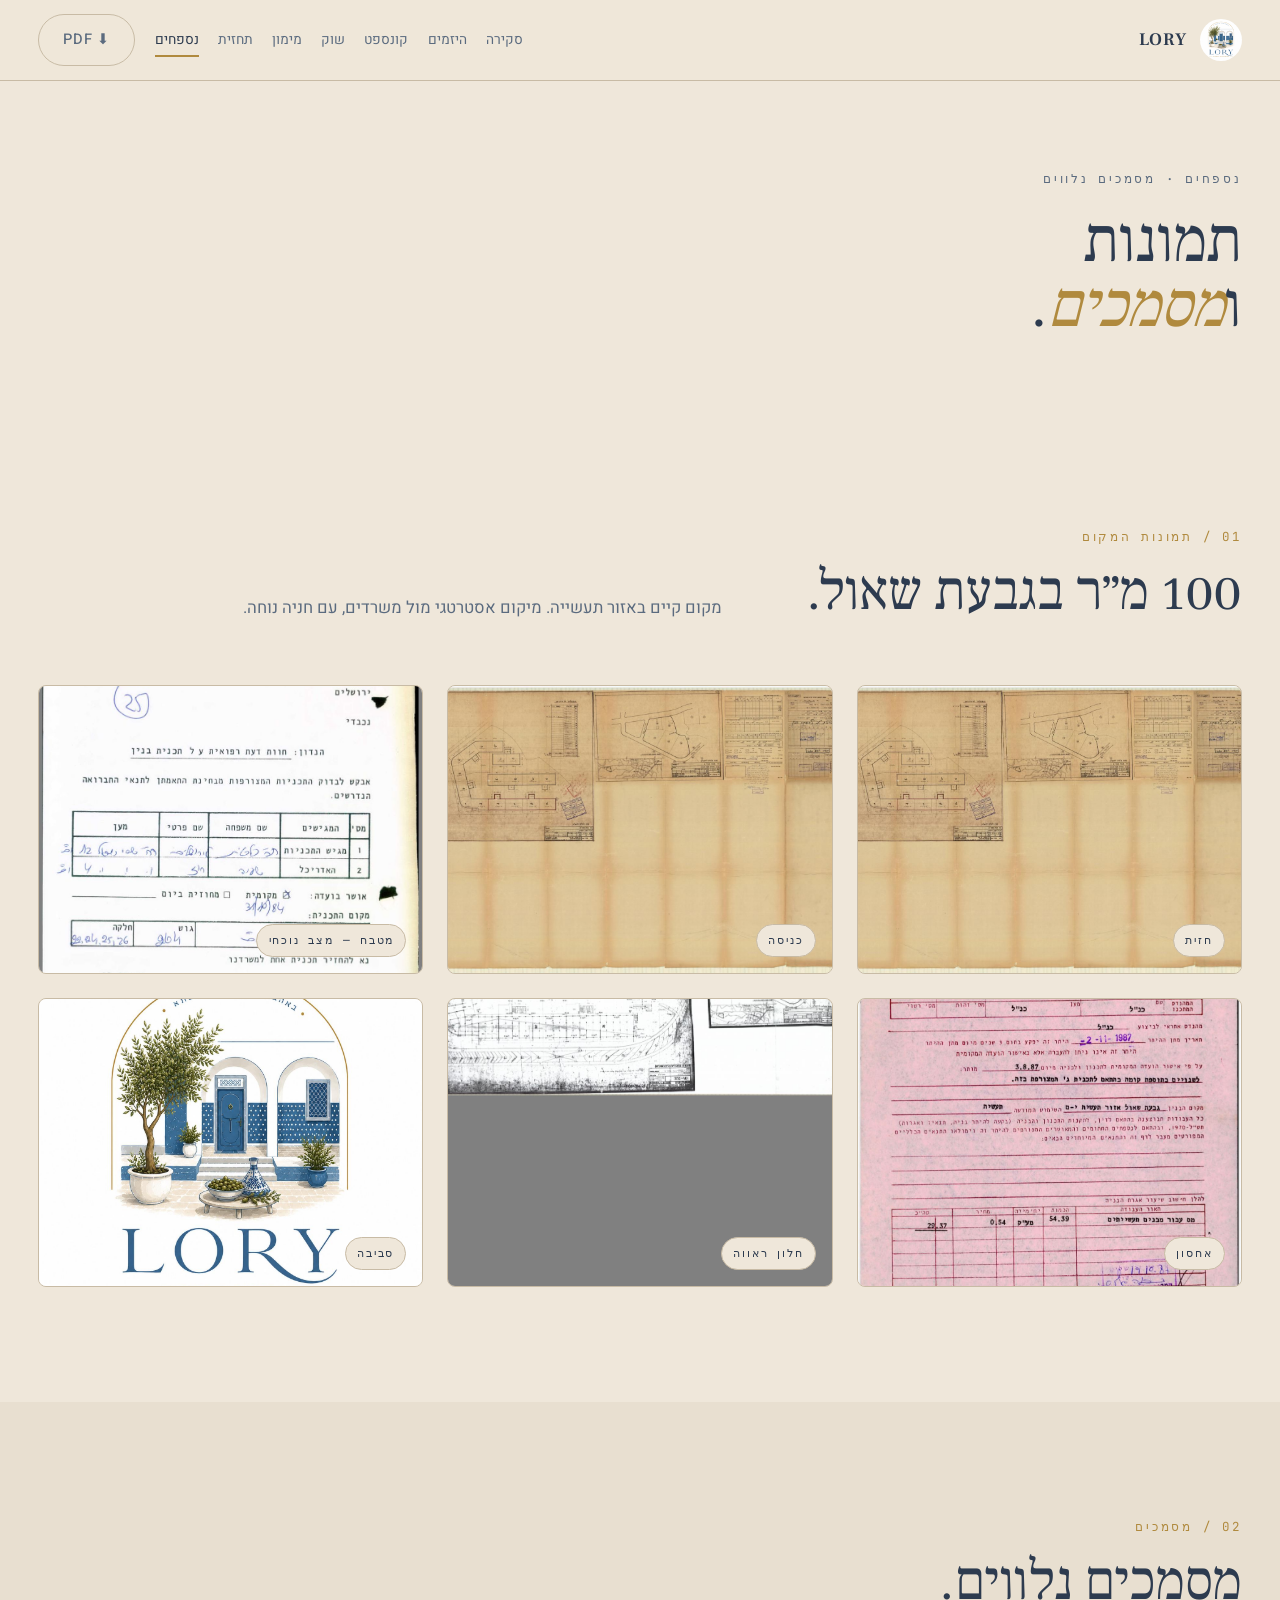
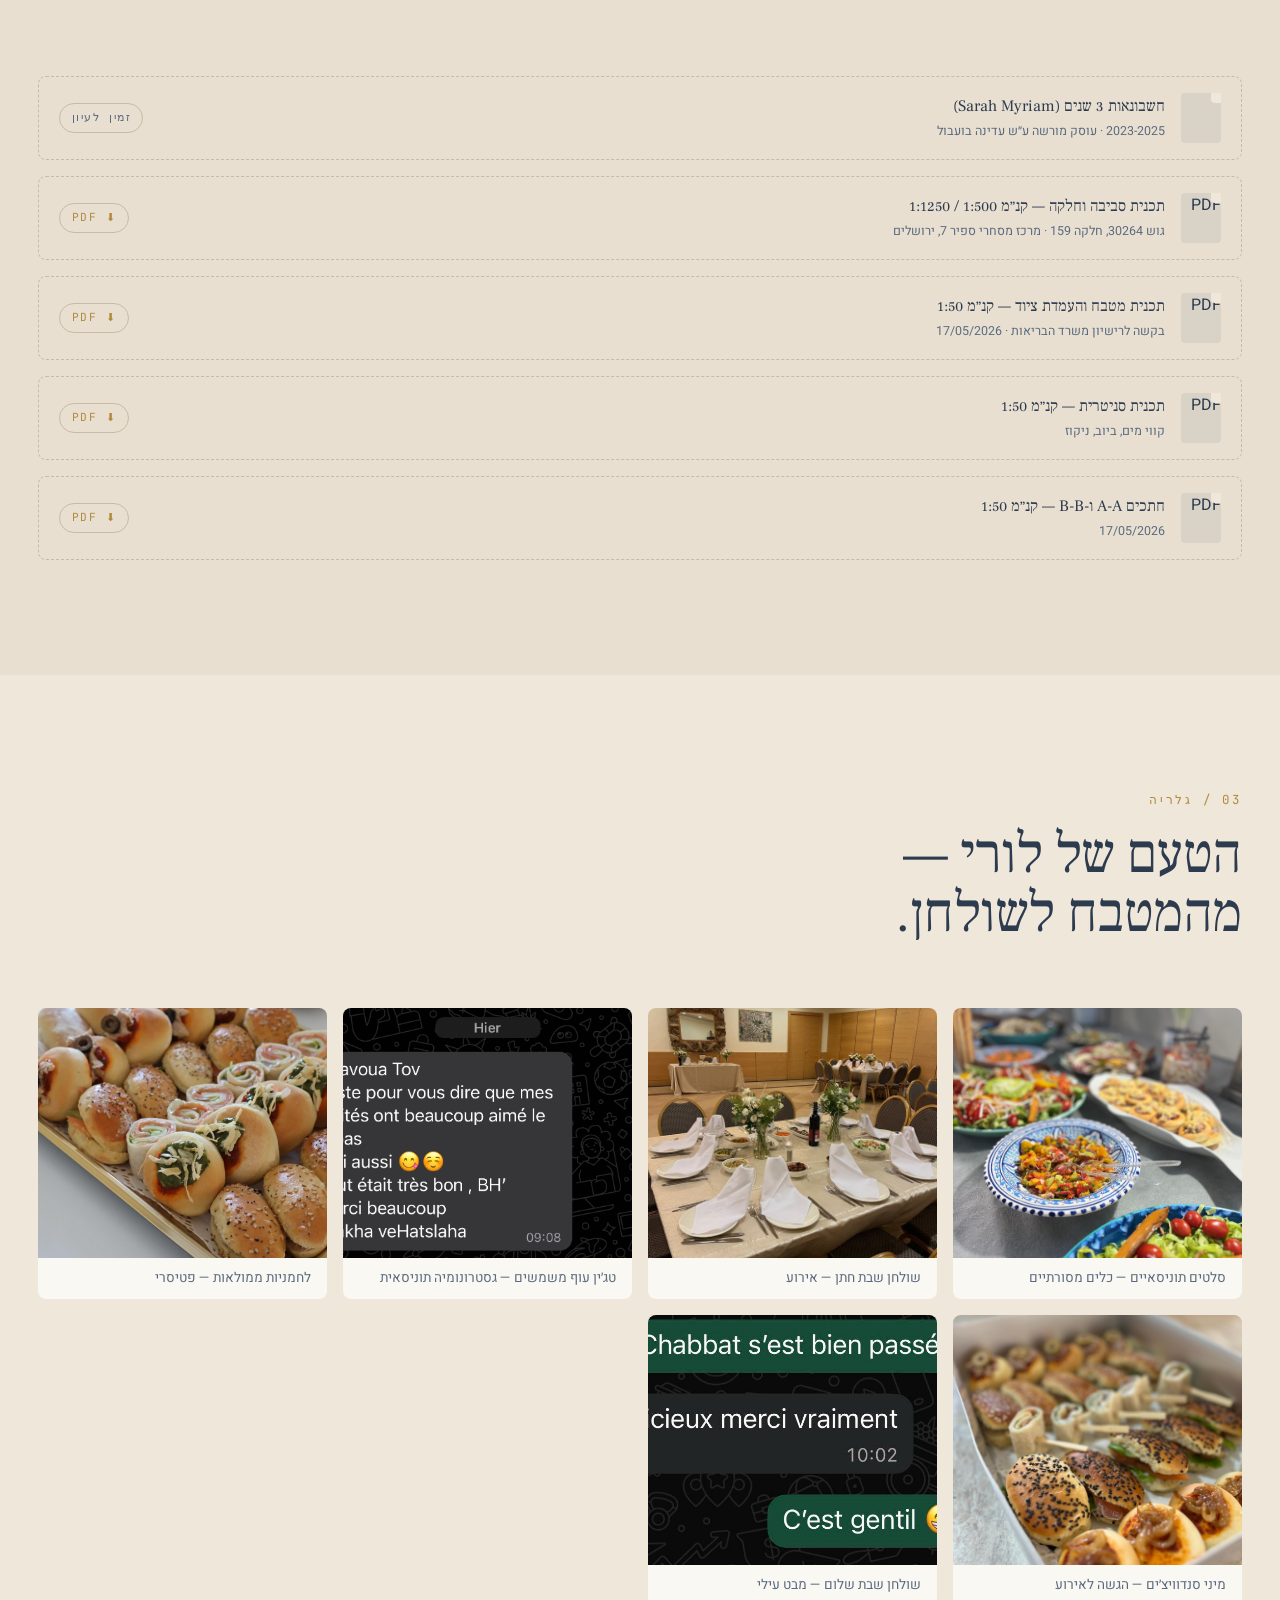
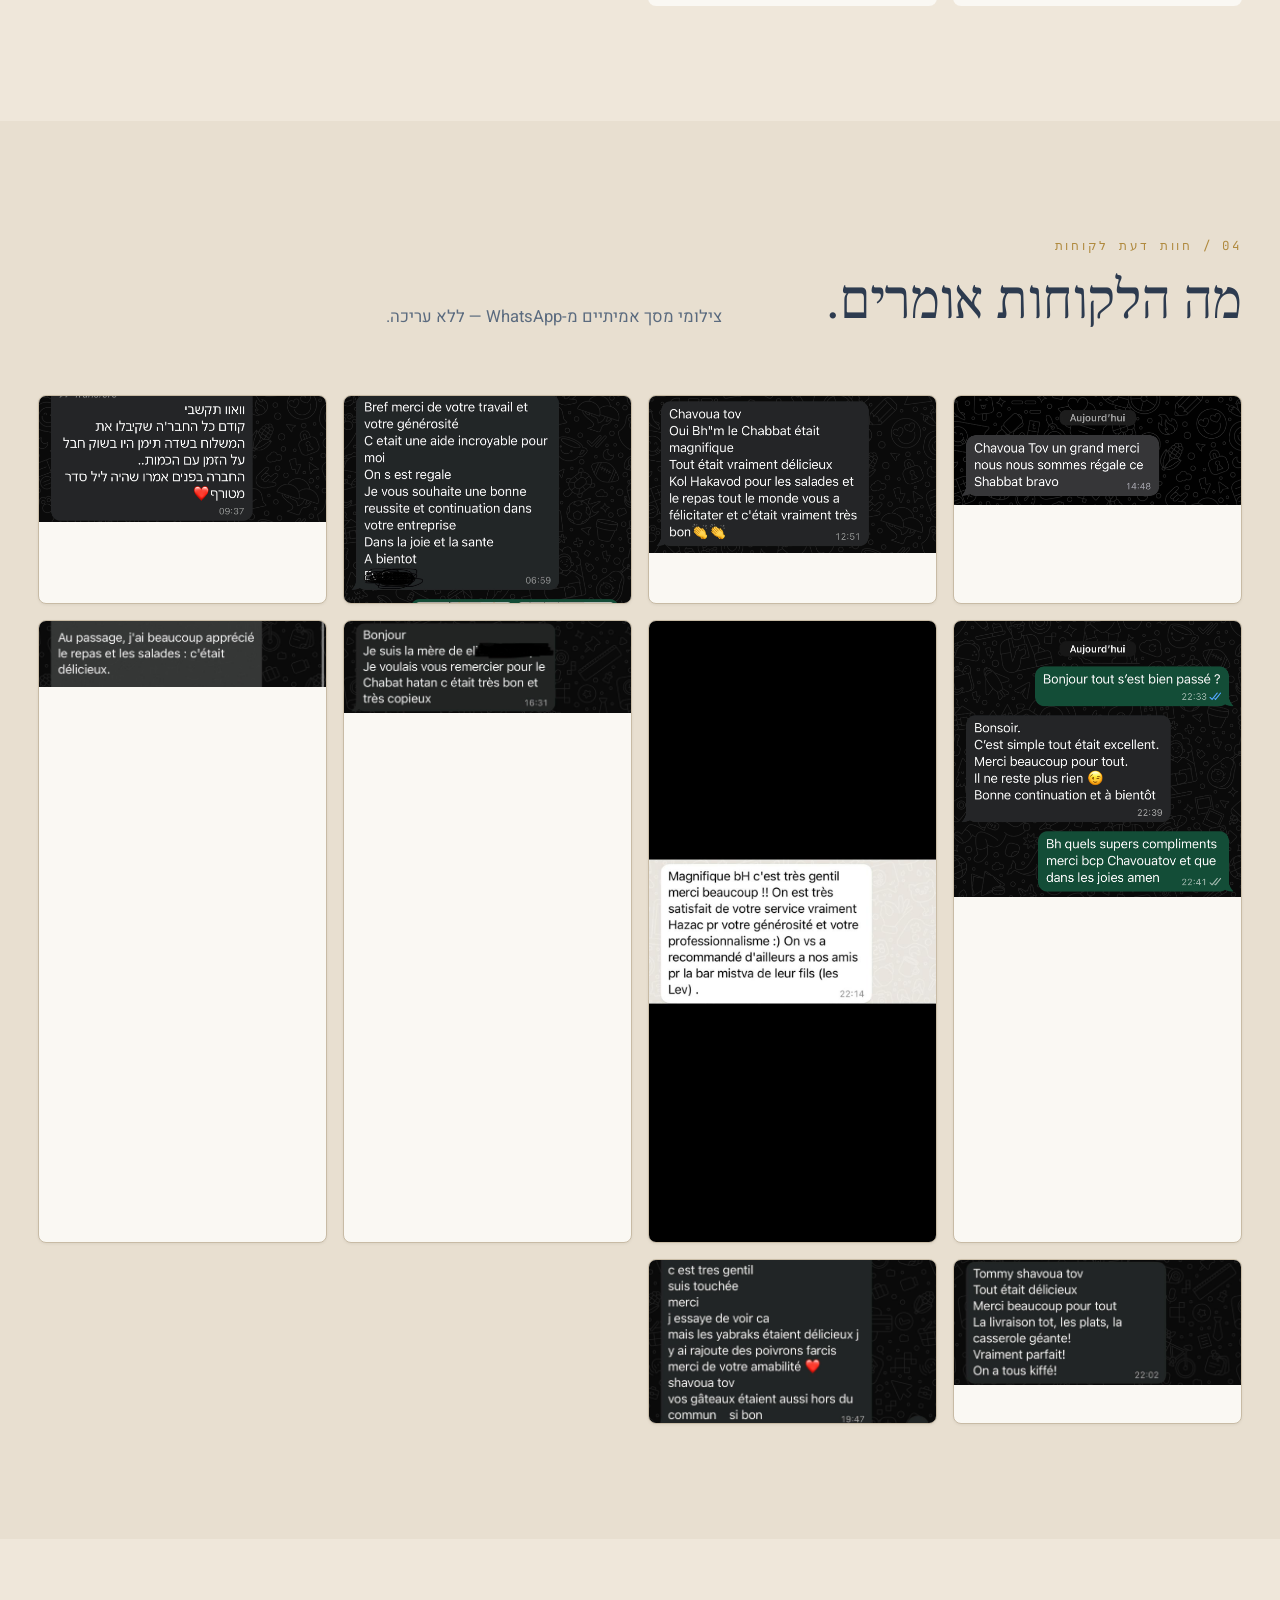
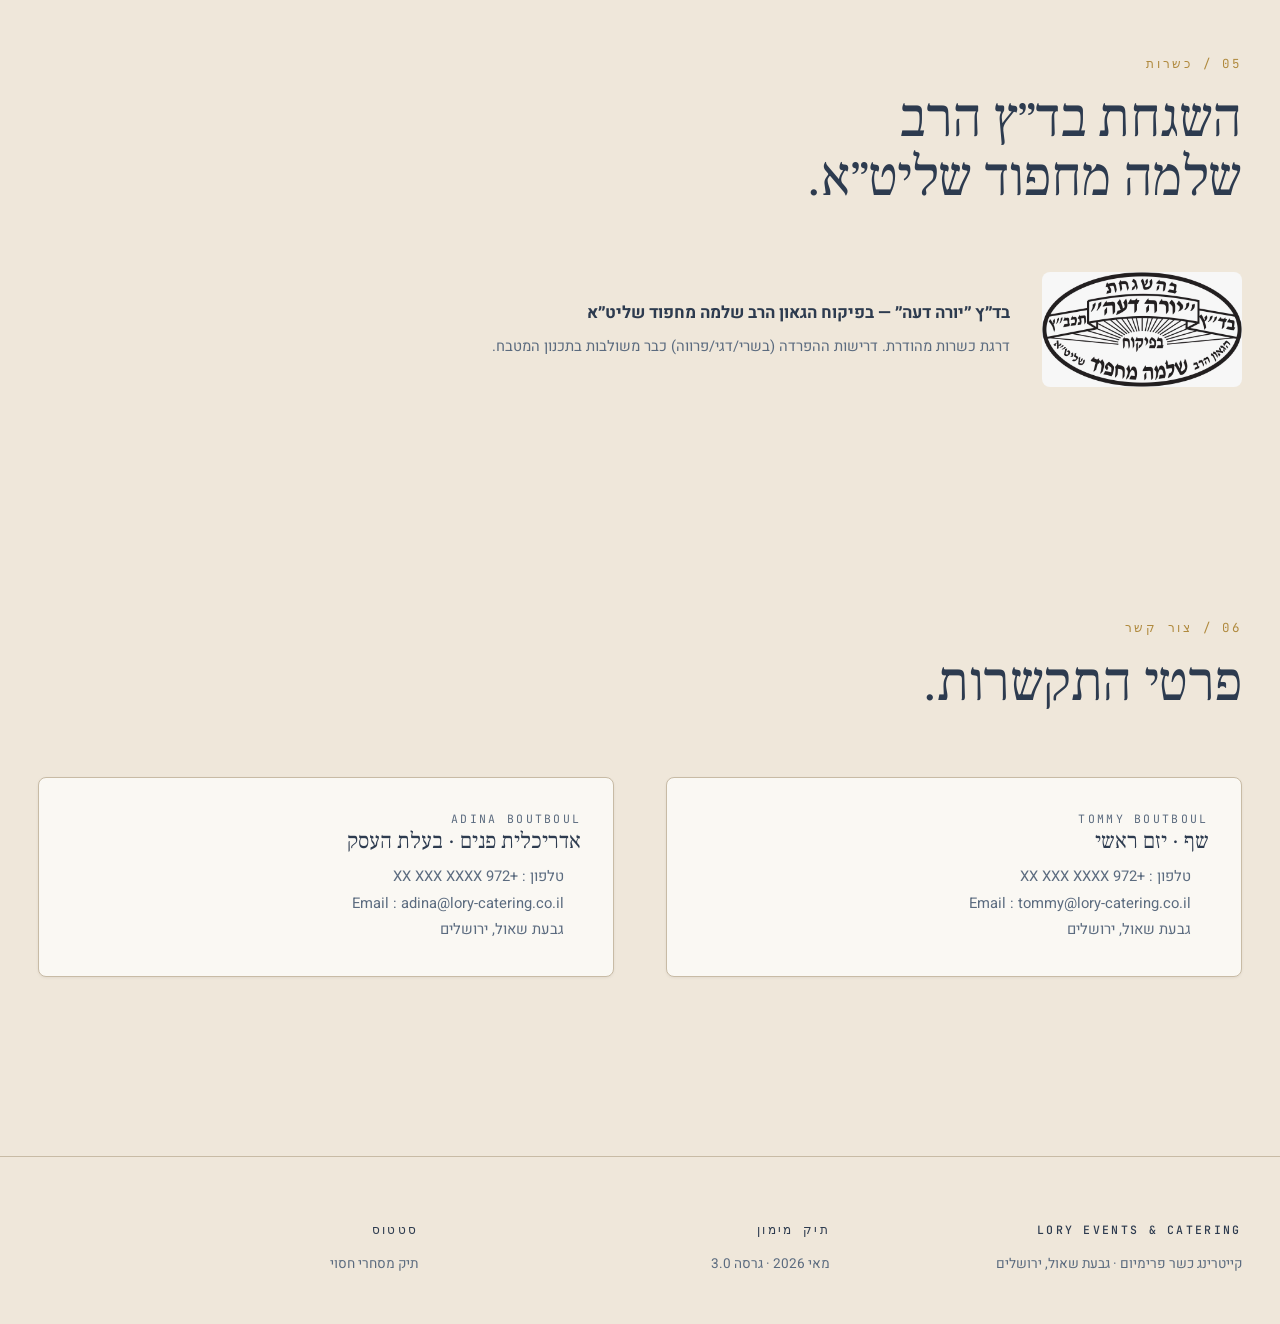
<file: annexes.html>
<!DOCTYPE html>
<html lang="he" dir="rtl">
<head>
<meta charset="UTF-8">
<meta name="viewport" content="width=device-width, initial-scale=1.0">
<title>LORY — Annexes</title>
<link rel="icon" type="image/png" href="img/favicon.png">
<link rel="preconnect" href="https://fonts.googleapis.com">
<link rel="preconnect" href="https://fonts.gstatic.com" crossorigin>
<link href="https://fonts.googleapis.com/css2?family=Frank+Ruhl+Libre:wght@300;400;500;700&family=Heebo:wght@300;400;500;700;800&family=JetBrains+Mono:wght@400;500&family=Montserrat:wght@300;400;500;600;700&family=Playfair+Display:wght@400;500;600;700&display=swap" rel="stylesheet">
<link rel="stylesheet" href="css/base.css">
<link rel="stylesheet" href="css/themes.css">
</head>
<body>

<!-- NAV -->
<nav class="nav"><div class="nav-inner">
  <a class="nav-brand" href="index.html"><img src="img/logo-nav.png" alt="LORY" class="nav-logo"><span class="name">LORY</span></a>
  <ul class="nav-links">
    <li><a href="index.html">סקירה</a></li>
    <li><a href="porteurs.html">היזמים</a></li>
    <li><a href="concept.html">קונספט</a></li>
    <li><a href="marche.html">שוק</a></li>
    <li><a href="financement.html">מימון</a></li>
    <li><a href="previsionnel.html">תחזית</a></li>
    <li><a href="annexes.html" class="active">נספחים</a></li>
  </ul>
  <a href="print.html" class="btn btn-ghost no-print" target="_blank">&#x2B07; PDF</a>
</div></nav>

<!-- HERO -->
<header class="hero page-hero">
  <div class="wrap">
    <div class="hero-eyebrow">נספחים · מסמכים נלווים</div>
    <h1 class="hero-title">
      תמונות<br>ו<em>מסמכים</em>.
    </h1>
  </div>
</header>

<!-- PHOTOS DU LOCAL -->
<section class="section" id="photos">
  <div class="wrap">
    <header class="section-head">
      <div>
        <div class="section-num">01 / תמונות המקום</div>
        <h2 class="section-title">100 מ״ר בגבעת שאול.</h2>
      </div>
      <p class="section-lede">מקום קיים באזור תעשייה. מיקום אסטרטגי מול משרדים, עם חניה נוחה.</p>
    </header>

    <div class="cards-grid" style="grid-template-columns: repeat(auto-fit, minmax(300px, 1fr));">
      <div class="img-placeholder">
        <img src="img/local-01.jpg" alt="Local LORY - vue 1" loading="lazy">
        <span class="tag">חזית</span>
      </div>
      <div class="img-placeholder">
        <img src="img/local-02.jpg" alt="Local LORY - vue 2" loading="lazy">
        <span class="tag">כניסה</span>
      </div>
      <div class="img-placeholder">
        <img src="img/local-03.jpg" alt="Local LORY - vue 3" loading="lazy">
        <span class="tag">מטבח — מצב נוכחי</span>
      </div>
      <div class="img-placeholder">
        <img src="img/local-04.jpg" alt="Local LORY - vue 4" loading="lazy">
        <span class="tag">אחסון</span>
      </div>
      <div class="img-placeholder">
        <img src="img/local-05.jpg" alt="Local LORY - vue 5" loading="lazy">
        <span class="tag">חלון ראווה</span>
      </div>
      <div class="img-placeholder">
        <img src="img/local-06.jpg" alt="Local LORY - vue 6" loading="lazy">
        <span class="tag">סביבה</span>
      </div>
    </div>
  </div>
</section>

<!-- DOCUMENTS -->
<section class="section" style="background: var(--bg-band);" id="documents">
  <div class="wrap">
    <header class="section-head">
      <div>
        <div class="section-num">02 / מסמכים</div>
        <h2 class="section-title">מסמכים נלווים.</h2>
      </div>
    </header>

    <div style="display: grid; gap: 1rem;">

      <!-- Comptabilite -->
      <div class="doc-slot">
        <div class="doc-icon"></div>
        <div class="doc-name">
          חשבונאות 3 שנים (Sarah Myriam)
          <small>2023-2025 · עוסק מורשה ע״ש עדינה בועבול</small>
        </div>
        <div class="doc-state">זמין לעיון</div>
      </div>

      <!-- Plans architecturaux -->
      <a href="docs/plan-cadastral.pdf" target="_blank" class="doc-slot" style="text-decoration:none; color:inherit; cursor:pointer;">
        <div class="doc-icon">PDF</div>
        <div class="doc-name">
          תכנית סביבה וחלקה — קנ״מ 1:500 / 1:1250
          <small>גוש 30264, חלקה 159 · מרכז מסחרי ספיר 7, ירושלים</small>
        </div>
        <div class="doc-state" style="color: var(--accent);">&#x2B07; PDF</div>
      </a>

      <a href="docs/plan-cuisine-equipement.pdf" target="_blank" class="doc-slot" style="text-decoration:none; color:inherit; cursor:pointer;">
        <div class="doc-icon">PDF</div>
        <div class="doc-name">
          תכנית מטבח והעמדת ציוד — קנ״מ 1:50
          <small>בקשה לרישיון משרד הבריאות · 17/05/2026</small>
        </div>
        <div class="doc-state" style="color: var(--accent);">&#x2B07; PDF</div>
      </a>

      <a href="docs/plan-sanitaire.pdf" target="_blank" class="doc-slot" style="text-decoration:none; color:inherit; cursor:pointer;">
        <div class="doc-icon">PDF</div>
        <div class="doc-name">
          תכנית סניטרית — קנ״מ 1:50
          <small>קווי מים, ביוב, ניקוז</small>
        </div>
        <div class="doc-state" style="color: var(--accent);">&#x2B07; PDF</div>
      </a>

      <a href="docs/plan-coupes.pdf" target="_blank" class="doc-slot" style="text-decoration:none; color:inherit; cursor:pointer;">
        <div class="doc-icon">PDF</div>
        <div class="doc-name">
          חתכים A-A ו-B-B — קנ״מ 1:50
          <small>17/05/2026</small>
        </div>
        <div class="doc-state" style="color: var(--accent);">&#x2B07; PDF</div>
      </a>

    </div>
  </div>
</section>

<!-- GALERIE CULINAIRE -->
<section class="section" id="galerie">
  <div class="wrap">
    <header class="section-head">
      <div>
        <div class="section-num">03 / גלריה</div>
        <h2 class="section-title">הטעם של לורי — מהמטבח לשולחן.</h2>
      </div>
    </header>
    <div class="cards-grid" style="grid-template-columns: repeat(auto-fit, minmax(280px, 1fr)); gap: 1rem;">
      <div style="border-radius: var(--radius); overflow: hidden;">
        <img src="img/food/salades-tunisiennes.jpeg" alt="Salades tunisiennes" loading="lazy" style="width:100%; height:250px; object-fit:cover; display:block;">
        <div style="padding: 0.6rem 1rem; background: var(--bg-card); font-size: 0.85rem; color: var(--ink-soft);">סלטים תוניסאיים — כלים מסורתיים</div>
      </div>
      <div style="border-radius: var(--radius); overflow: hidden;">
        <img src="img/food/table-shabbat-hatan.jpeg" alt="Table Shabbat Hatan" loading="lazy" style="width:100%; height:250px; object-fit:cover; display:block;">
        <div style="padding: 0.6rem 1rem; background: var(--bg-card); font-size: 0.85rem; color: var(--ink-soft);">שולחן שבת חתן — אירוע</div>
      </div>
      <div style="border-radius: var(--radius); overflow: hidden;">
        <img src="img/food/tajine-poulet.jpeg" alt="Tajine poulet" loading="lazy" style="width:100%; height:250px; object-fit:cover; display:block;">
        <div style="padding: 0.6rem 1rem; background: var(--bg-card); font-size: 0.85rem; color: var(--ink-soft);">טג׳ין עוף משמשים — גסטרונומיה תוניסאית</div>
      </div>
      <div style="border-radius: var(--radius); overflow: hidden;">
        <img src="img/food/petits-pains-garnis.jpeg" alt="Petits pains garnis" loading="lazy" style="width:100%; height:250px; object-fit:cover; display:block;">
        <div style="padding: 0.6rem 1rem; background: var(--bg-card); font-size: 0.85rem; color: var(--ink-soft);">לחמניות ממולאות — פטיסרי</div>
      </div>
      <div style="border-radius: var(--radius); overflow: hidden;">
        <img src="img/food/mini-sandwichs.jpeg" alt="Mini sandwichs" loading="lazy" style="width:100%; height:250px; object-fit:cover; display:block;">
        <div style="padding: 0.6rem 1rem; background: var(--bg-card); font-size: 0.85rem; color: var(--ink-soft);">מיני סנדוויצ׳ים — הגשה לאירוע</div>
      </div>
      <div style="border-radius: var(--radius); overflow: hidden;">
        <img src="img/food/table-shabbat-shalom.jpeg" alt="Table Shabbat Shalom" loading="lazy" style="width:100%; height:250px; object-fit:cover; display:block;">
        <div style="padding: 0.6rem 1rem; background: var(--bg-card); font-size: 0.85rem; color: var(--ink-soft);">שולחן שבת שלום — מבט עילי</div>
      </div>
    </div>
  </div>
</section>

<!-- AVIS CLIENTS -->
<section class="section" style="background: var(--bg-band);" id="avis">
  <div class="wrap">
    <header class="section-head">
      <div>
        <div class="section-num">04 / חוות דעת לקוחות</div>
        <h2 class="section-title">מה הלקוחות אומרים.</h2>
      </div>
      <p class="section-lede">צילומי מסך אמיתיים מ-WhatsApp — ללא עריכה.</p>
    </header>
    <div class="cards-grid" style="grid-template-columns: repeat(auto-fit, minmax(280px, 1fr)); gap: 1rem;">
      <div class="card" style="padding: 0; overflow: hidden;"><img src="img/reviews/avis-01.jpeg" alt="Avis client" loading="lazy" style="width:100%; display:block;"></div>
      <div class="card" style="padding: 0; overflow: hidden;"><img src="img/reviews/avis-02.jpeg" alt="Avis client" loading="lazy" style="width:100%; display:block;"></div>
      <div class="card" style="padding: 0; overflow: hidden;"><img src="img/reviews/avis-03.jpeg" alt="Avis client" loading="lazy" style="width:100%; display:block;"></div>
      <div class="card" style="padding: 0; overflow: hidden;"><img src="img/reviews/avis-04.jpeg" alt="Avis client" loading="lazy" style="width:100%; display:block;"></div>
      <div class="card" style="padding: 0; overflow: hidden;"><img src="img/reviews/avis-05.jpeg" alt="Avis client" loading="lazy" style="width:100%; display:block;"></div>
      <div class="card" style="padding: 0; overflow: hidden;"><img src="img/reviews/avis-06.jpeg" alt="Avis client" loading="lazy" style="width:100%; display:block;"></div>
      <div class="card" style="padding: 0; overflow: hidden;"><img src="img/reviews/avis-07.jpeg" alt="Avis client" loading="lazy" style="width:100%; display:block;"></div>
      <div class="card" style="padding: 0; overflow: hidden;"><img src="img/reviews/avis-08.jpeg" alt="Avis client" loading="lazy" style="width:100%; display:block;"></div>
      <div class="card" style="padding: 0; overflow: hidden;"><img src="img/reviews/avis-09.jpeg" alt="Avis client" loading="lazy" style="width:100%; display:block;"></div>
      <div class="card" style="padding: 0; overflow: hidden;"><img src="img/reviews/avis-10.jpeg" alt="Avis client" loading="lazy" style="width:100%; display:block;"></div>
    </div>
  </div>
</section>

<!-- KASHRUT -->
<section class="section" id="kashrut">
  <div class="wrap">
    <header class="section-head">
      <div>
        <div class="section-num">05 / כשרות</div>
        <h2 class="section-title">השגחת בד״ץ הרב שלמה מחפוד שליט״א.</h2>
      </div>
    </header>
    <div style="display: flex; align-items: center; gap: 2rem; flex-wrap: wrap;">
      <img src="img/kashrut/badatz-mahfoud.jpeg" alt="Logo Badatz Rav Mahfoud" style="width: 200px; height: auto; border-radius: var(--radius);">
      <div>
        <p style="font-size: 1.05rem; margin: 0 0 0.5rem;"><strong>בד״ץ ״יורה דעה״ — בפיקוח הגאון הרב שלמה מחפוד שליט״א</strong></p>
        <p class="muted" style="font-size: 0.92rem;">דרגת כשרות מהודרת. דרישות ההפרדה (בשרי/דגי/פרווה) כבר משולבות בתכנון המטבח.</p>
      </div>
    </div>
  </div>
</section>

<!-- CONTACT -->
<section class="section" id="contact">
  <div class="wrap">
    <header class="section-head">
      <div>
        <div class="section-num">06 / צור קשר</div>
        <h2 class="section-title">פרטי התקשרות.</h2>
      </div>
    </header>

    <div class="split split-2">
      <div class="card">
        <div class="eyebrow">Tommy Boutboul</div>
        <h3 class="subtitle">שף · יזם ראשי</h3>
        <ul style="margin:0;padding-inline-start:1.1rem;font-size:0.92rem;line-height:1.8;color:var(--ink-soft);">
          <li>טלפון : +972 XX XXX XXXX</li>
          <li>Email : tommy@lory-catering.co.il</li>
          <li>גבעת שאול, ירושלים</li>
        </ul>
      </div>
      <div class="card">
        <div class="eyebrow">Adina Boutboul</div>
        <h3 class="subtitle">אדריכלית פנים · בעלת העסק</h3>
        <ul style="margin:0;padding-inline-start:1.1rem;font-size:0.92rem;line-height:1.8;color:var(--ink-soft);">
          <li>טלפון : +972 XX XXX XXXX</li>
          <li>Email : adina@lory-catering.co.il</li>
          <li>גבעת שאול, ירושלים</li>
        </ul>
      </div>
    </div>
  </div>
</section>

<!-- FOOTER -->
<footer class="footer">
  <div class="wrap">
    <div class="footer-grid">
      <div><h5>LORY Events &amp; Catering</h5><p>קייטרינג כשר פרימיום · גבעת שאול, ירושלים</p></div>
      <div><h5>תיק מימון</h5><p>מאי 2026 · גרסה 3.0</p></div>
      <div><h5>סטטוס</h5><p>תיק מסחרי חסוי</p></div>
    </div>
  </div>
</footer>

<script src="js/shared.js"></script>
</body>
</html>
</file>
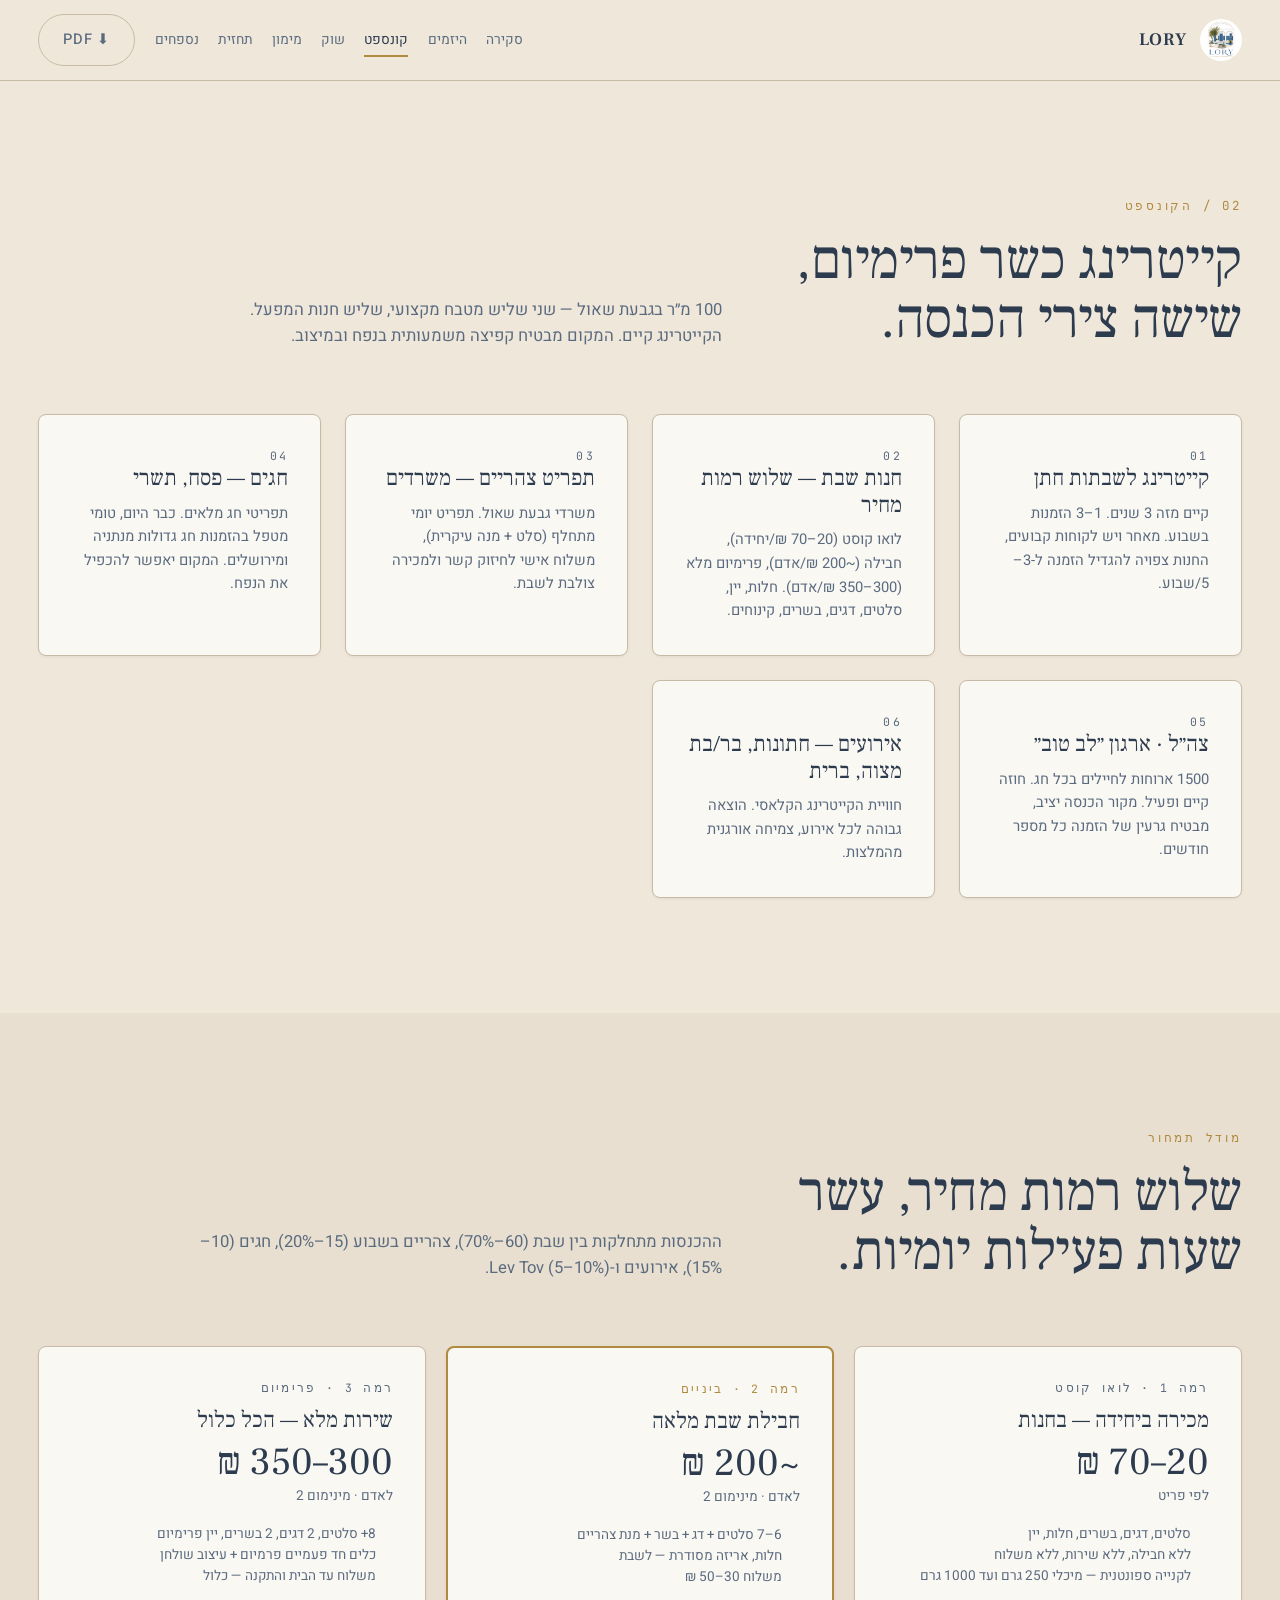
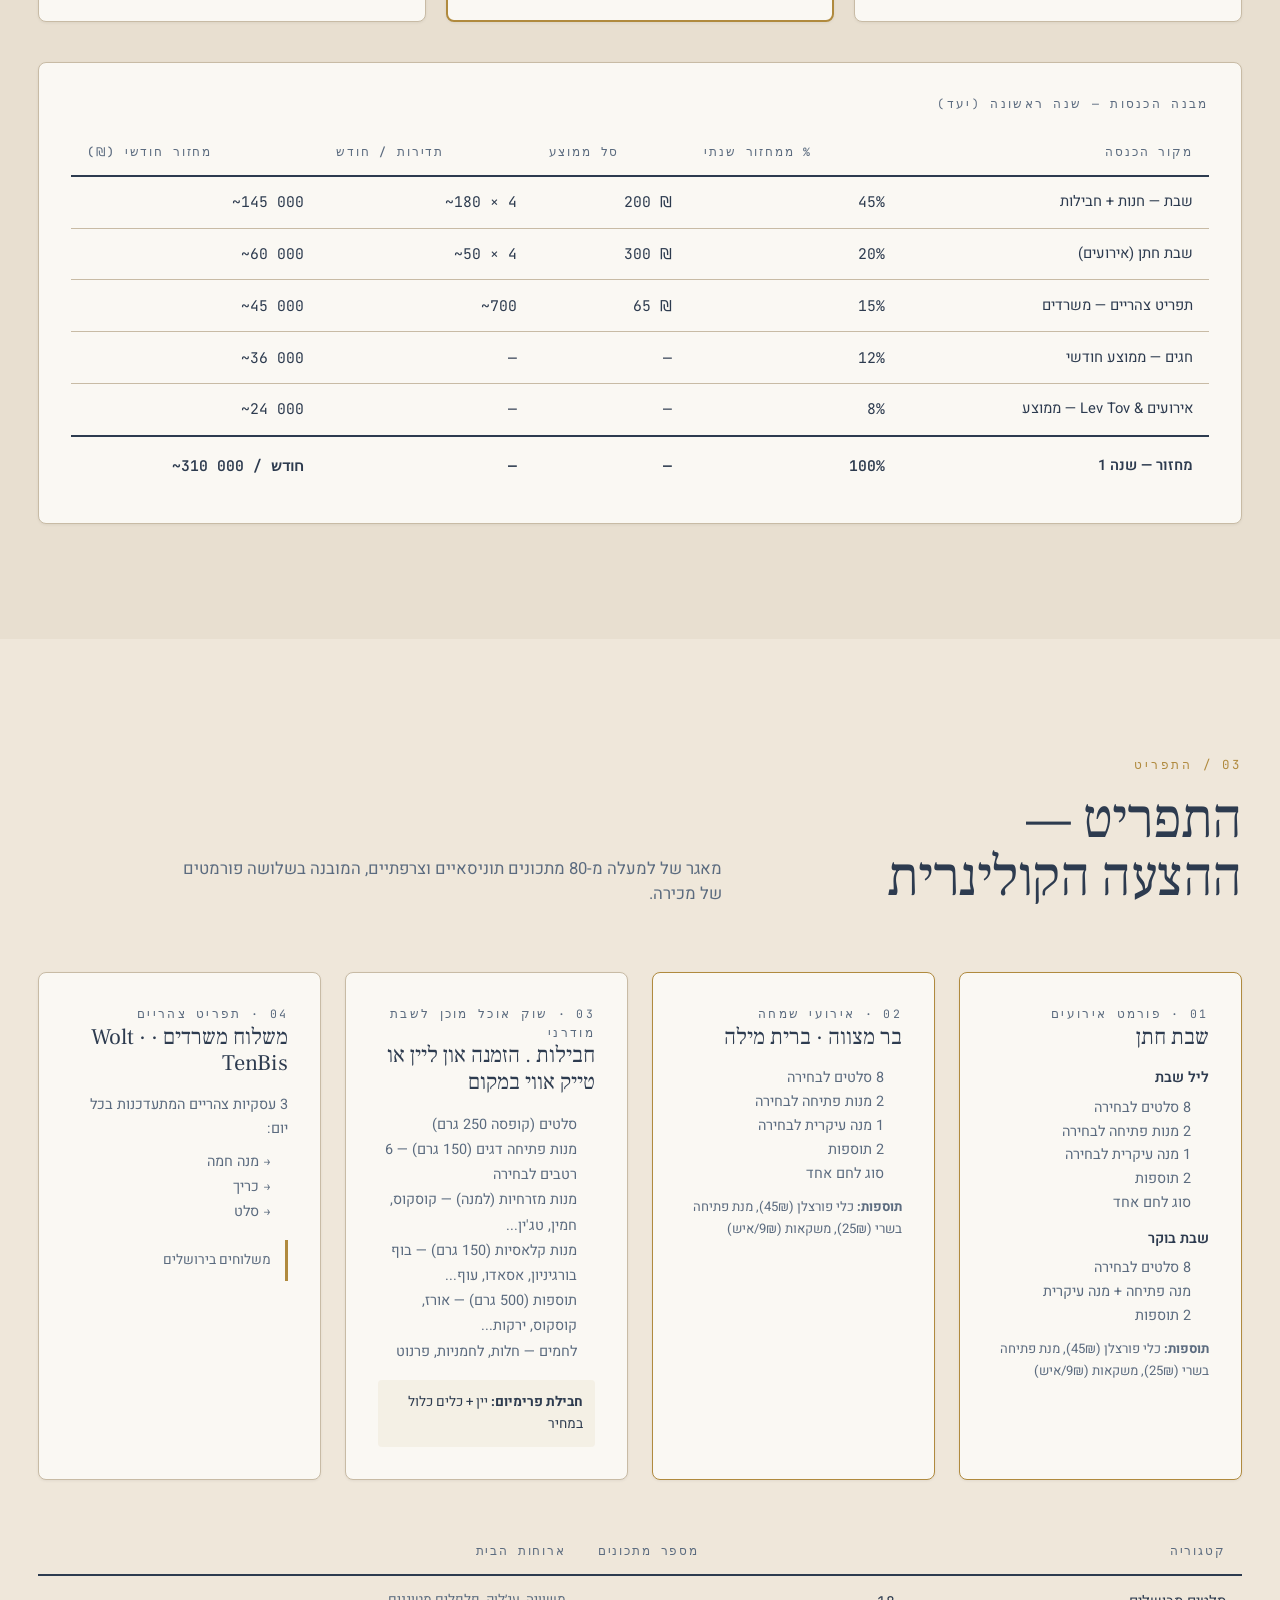
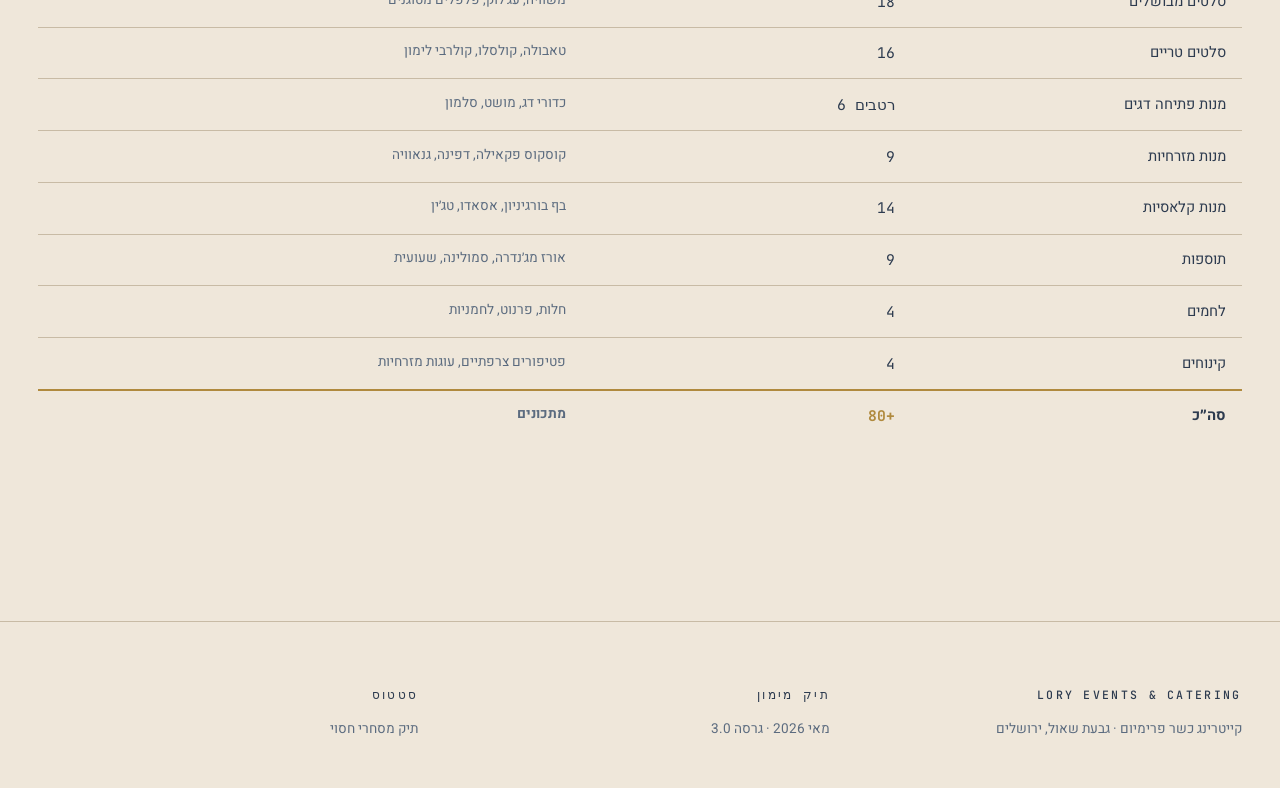
<file: concept.html>
<!DOCTYPE html>
<html lang="he" dir="rtl" data-theme="institutionnel" data-density="default">
<head>
<meta charset="UTF-8">
<meta name="viewport" content="width=device-width, initial-scale=1.0">
<title>LORY — קונספט והתפריט</title>
<meta name="description" content="LORY Events &amp; Catering — Concept, 6 axes de revenus, 80+ recettes tunisiennes et francaises.">
<link rel="preconnect" href="https://fonts.googleapis.com">
<link rel="preconnect" href="https://fonts.gstatic.com" crossorigin>
<link href="https://fonts.googleapis.com/css2?family=Frank+Ruhl+Libre:wght@300;400;500;700;900&family=Heebo:wght@300;400;500;700;800&family=JetBrains+Mono:wght@400;500&family=Montserrat:wght@300;400;500;600;700&family=Playfair+Display:wght@400;500;600;700&display=swap" rel="stylesheet">
<link rel="icon" type="image/png" href="img/favicon.png">
<link rel="stylesheet" href="css/base.css">
<link rel="stylesheet" href="css/themes.css">
</head>
<body>

<!-- NAV -->
<nav class="nav">
  <div class="nav-inner">
    <a class="nav-brand" href="index.html">
      <img src="img/logo-nav.png" alt="LORY" class="nav-logo">
      <span class="name">LORY</span>
    </a>
    <ul class="nav-links">
      <li><a href="index.html">סקירה</a></li>
      <li><a href="porteurs.html">היזמים</a></li>
      <li><a href="concept.html" class="active">קונספט</a></li>
      <li><a href="marche.html">שוק</a></li>
      <li><a href="financement.html">מימון</a></li>
      <li><a href="previsionnel.html">תחזית</a></li>
      <li><a href="annexes.html">נספחים</a></li>
    </ul>
    <a href="print.html" class="btn btn-ghost no-print" target="_blank">&#x2B07; PDF</a>
  </div>
</nav>

<!-- CONCEPT — 6 AXES DE REVENUS -->
<section class="section reveal" id="concept">
  <div class="wrap">
    <header class="section-head">
      <div>
        <div class="section-num">02 / הקונספט</div>
        <h2 class="section-title">קייטרינג כשר פרימיום, שישה צירי הכנסה.</h2>
      </div>
      <p class="section-lede">100&nbsp;מ״ר בגבעת שאול — שני שליש מטבח מקצועי, שליש חנות המפעל. הקייטרינג קיים. המקום מבטיח קפיצה משמעותית בנפח ובמיצוב.</p>
    </header>

    <div class="cards-grid">
      <article class="card reveal">
        <div class="eyebrow">01</div>
        <h3 class="subtitle">קייטרינג לשבתות חתן</h3>
        <p class="muted" style="font-size:0.92rem;">קיים מזה 3 שנים. 1–3 הזמנות בשבוע. מאחר ויש לקוחות קבועים, החנות צפויה להגדיל הזמנה ל-3–5/שבוע.</p>
      </article>
      <article class="card reveal">
        <div class="eyebrow">02</div>
        <h3 class="subtitle">חנות שבת — שלוש רמות מחיר</h3>
        <p class="muted" style="font-size:0.92rem;">לואו קוסט (20–70 ₪/יחידה), חבילה (~200 ₪/אדם), פרימיום מלא (300–350 ₪/אדם). חלות, יין, סלטים, דגים, בשרים, קינוחים.</p>
      </article>
      <article class="card reveal">
        <div class="eyebrow">03</div>
        <h3 class="subtitle">תפריט צהריים — משרדים</h3>
        <p class="muted" style="font-size:0.92rem;">משרדי גבעת שאול. תפריט יומי מתחלף (סלט + מנה עיקרית), משלוח אישי לחיזוק קשר ולמכירה צולבת לשבת.</p>
      </article>
      <article class="card reveal">
        <div class="eyebrow">04</div>
        <h3 class="subtitle">חגים — פסח, תשרי</h3>
        <p class="muted" style="font-size:0.92rem;">תפריטי חג מלאים. כבר היום, טומי מטפל בהזמנות חג גדולות מנתניה ומירושלים. המקום יאפשר להכפיל את הנפח.</p>
      </article>
      <article class="card reveal">
        <div class="eyebrow">05</div>
        <h3 class="subtitle">צה״ל · ארגון ״לב טוב״</h3>
        <p class="muted" style="font-size:0.92rem;">1500 ארוחות לחיילים בכל חג. חוזה קיים ופעיל. מקור הכנסה יציב, מבטיח גרעין של הזמנה כל מספר חודשים.</p>
      </article>
      <article class="card reveal">
        <div class="eyebrow">06</div>
        <h3 class="subtitle">אירועים — חתונות, בר/בת מצוה, ברית</h3>
        <p class="muted" style="font-size:0.92rem;">חוויית הקייטרינג הקלאסי. הוצאה גבוהה לכל אירוע, צמיחה אורגנית מהמלצות.</p>
      </article>
    </div>
  </div>
</section>

<!-- PRICING LEVELS -->
<section class="section reveal" style="background: var(--bg-band);">
  <div class="wrap">
    <header class="section-head">
      <div>
        <div class="section-num">מודל תמחור</div>
        <h2 class="section-title">שלוש רמות מחיר, עשר שעות פעילות יומיות.</h2>
      </div>
      <p class="section-lede">ההכנסות מתחלקות בין שבת (60–70%), צהריים בשבוע (15–20%), חגים (10–15%), אירועים ו-Lev Tov (5–10%).</p>
    </header>

    <div class="split split-3" style="gap: 1.25rem;">
      <article class="card reveal">
        <div class="eyebrow">רמה 1 · לואו קוסט</div>
        <h3 class="subtitle" style="margin: 0.6rem 0;">מכירה ביחידה — בחנות</h3>
        <p style="font-family: var(--font-display); font-size: 2.4rem; line-height: 1; margin: 0.5rem 0 0.25rem;">20–70 ₪</p>
        <p class="muted" style="font-size:0.85rem;">לפי פריט</p>
        <ul style="font-size:0.85rem; color: var(--ink-soft); padding-inline-start: 1.1rem; margin-top: 1rem; line-height: 1.55;">
          <li>סלטים, דגים, בשרים, חלות, יין</li>
          <li>ללא חבילה, ללא שירות, ללא משלוח</li>
          <li>לקנייה ספונטנית — מיכלי 250 גרם ועד 1000 גרם</li>
        </ul>
      </article>

      <article class="card reveal" style="border-color: var(--accent); border-width: 2px;">
        <div class="eyebrow" style="color: var(--accent);">רמה 2 · ביניים</div>
        <h3 class="subtitle" style="margin: 0.6rem 0;">חבילת שבת מלאה</h3>
        <p style="font-family: var(--font-display); font-size: 2.4rem; line-height: 1; margin: 0.5rem 0 0.25rem;">~200 ₪</p>
        <p class="muted" style="font-size:0.85rem;">לאדם · מינימום 2</p>
        <ul style="font-size:0.85rem; color: var(--ink-soft); padding-inline-start: 1.1rem; margin-top: 1rem; line-height: 1.55;">
          <li>6–7 סלטים + דג + בשר + מנת צהריים</li>
          <li>חלות, אריזה מסודרת — לשבת</li>
          <li>משלוח 30–50 ₪</li>
        </ul>
      </article>

      <article class="card reveal">
        <div class="eyebrow">רמה 3 · פרימיום</div>
        <h3 class="subtitle" style="margin: 0.6rem 0;">שירות מלא — הכל כלול</h3>
        <p style="font-family: var(--font-display); font-size: 2.4rem; line-height: 1; margin: 0.5rem 0 0.25rem;">300–350 ₪</p>
        <p class="muted" style="font-size:0.85rem;">לאדם · מינימום 2</p>
        <ul style="font-size:0.85rem; color: var(--ink-soft); padding-inline-start: 1.1rem; margin-top: 1rem; line-height: 1.55;">
          <li>8+ סלטים, 2 דגים, 2 בשרים, יין פרימיום</li>
          <li>כלים חד פעמיים פרמיום + עיצוב שולחן</li>
          <li>משלוח עד הבית והתקנה — כלול</li>
        </ul>
      </article>
    </div>

    <!-- Revenue mix table -->
    <div class="card reveal" style="margin-top: 2.5rem;">
      <div class="eyebrow">מבנה הכנסות — שנה ראשונה (יעד)</div>
      <table class="tbl" style="margin-top: 1rem;">
        <thead>
          <tr>
            <th>מקור הכנסה</th>
            <th class="num">% ממחזור שנתי</th>
            <th class="num">סל ממוצע</th>
            <th class="num">תדירות / חודש</th>
            <th class="num">מחזור חודשי (₪)</th>
          </tr>
        </thead>
        <tbody>
          <tr><td>שבת — חנות + חבילות</td><td class="num">45%</td><td class="num">200 ₪</td><td class="num">~180 &times; 4</td><td class="num">~145 000</td></tr>
          <tr><td>שבת חתן (אירועים)</td><td class="num">20%</td><td class="num">300 ₪</td><td class="num">~50 &times; 4</td><td class="num">~60 000</td></tr>
          <tr><td>תפריט צהריים — משרדים</td><td class="num">15%</td><td class="num">65 ₪</td><td class="num">~700</td><td class="num">~45 000</td></tr>
          <tr><td>חגים — ממוצע חודשי</td><td class="num">12%</td><td class="num">—</td><td class="num">—</td><td class="num">~36 000</td></tr>
          <tr><td>אירועים &amp; Lev Tov — ממוצע</td><td class="num">8%</td><td class="num">—</td><td class="num">—</td><td class="num">~24 000</td></tr>
        </tbody>
        <tfoot>
          <tr><td>מחזור — שנה 1</td><td class="num">100%</td><td class="num">—</td><td class="num">—</td><td class="num">~310 000 / חודש</td></tr>
        </tfoot>
      </table>
    </div>
  </div>
</section>

<!-- LA CARTE -->
<section class="section reveal" id="carte">
  <div class="wrap">
    <header class="section-head">
      <div>
        <div class="section-num">03 / התפריט</div>
        <h2 class="section-title">
          התפריט — ההצעה הקולינרית
        </h2>
      </div>
      <p class="section-lede">
        מאגר של למעלה מ-80 מתכונים תוניסאיים וצרפתיים, המובנה בשלושה פורמטים של מכירה.
      </p>
    </header>

    <div class="cards-grid">
      <!-- Card 1 : Evenements -->
      <article class="card reveal" style="border-color: var(--accent);">
        <div class="eyebrow">
          01 · פורמט אירועים
        </div>
        <h3 class="subtitle">
          שבת חתן
        </h3>
        <div style="margin-top: 1rem; font-size: 0.9rem; line-height: 1.65;">
          <p style="font-weight: 600; margin-bottom: 0.35rem;">
            ליל שבת
          </p>
          <ul style="padding-inline-start: 1.1rem; margin: 0 0 0.75rem;" class="muted">
            <li>8 סלטים לבחירה</li>
            <li>2 מנות פתיחה לבחירה</li>
            <li>1 מנה עיקרית לבחירה</li>
            <li>2 תוספות</li>
            <li>סוג לחם אחד</li>
          </ul>
          <p style="font-weight: 600; margin-bottom: 0.35rem;">
            שבת בוקר
          </p>
          <ul style="padding-inline-start: 1.1rem; margin: 0 0 0.75rem;" class="muted">
            <li>8 סלטים לבחירה</li>
            <li>מנה פתיחה + מנה עיקרית</li>
            <li>2 תוספות</li>
          </ul>
          <p style="font-size: 0.82rem;" class="muted">
            <strong>תוספות:</strong> כלי פורצלן (45₪), מנת פתיחה בשרי (25₪), משקאות (9₪/איש)
          </p>
        </div>
      </article>

      <!-- Card 2 : Bar Mitsva / Brit Mila -->
      <article class="card reveal" style="border-color: var(--accent);">
        <div class="eyebrow">
          02 · אירועי שמחה
        </div>
        <h3 class="subtitle">
          בר מצווה · ברית מילה
        </h3>
        <div style="margin-top: 1rem; font-size: 0.9rem; line-height: 1.65;">
          <ul style="padding-inline-start: 1.1rem; margin: 0 0 0.75rem;" class="muted">
            <li>8 סלטים לבחירה</li>
            <li>2 מנות פתיחה לבחירה</li>
            <li>1 מנה עיקרית לבחירה</li>
            <li>2 תוספות</li>
            <li>סוג לחם אחד</li>
          </ul>
          <p style="font-size: 0.82rem;" class="muted">
            <strong>תוספות:</strong> כלי פורצלן (45₪), מנת פתיחה בשרי (25₪), משקאות (9₪/איש)
          </p>
        </div>
      </article>

      <!-- Card 3 : Boutique Shabbat -->
      <article class="card reveal">
        <div class="eyebrow">
          03 · שוק אוכל מוכן לשבת מודרני
        </div>
        <h3 class="subtitle">
          חבילות . הזמנה און ליין או טייק אווי במקום
        </h3>
        <ul style="padding-inline-start: 1.1rem; margin-top: 1rem; font-size: 0.9rem; line-height: 1.75;" class="muted">
          <li>סלטים (קופסה 250 גרם)</li>
          <li>מנות פתיחה דגים (150 גרם) — 6 רטבים לבחירה</li>
          <li>מנות מזרחיות (למנה) — קוסקוס, חמין, טג'ין...</li>
          <li>מנות קלאסיות (150 גרם) — בוף בורגיניון, אסאדו, עוף...</li>
          <li>תוספות (500 גרם) — אורז, קוסקוס, ירקות...</li>
          <li>לחמים — חלות, לחמניות, פרנוט</li>
        </ul>
        <div style="margin-top: 1rem; padding: 0.75rem; background: color-mix(in srgb, var(--accent) 8%, transparent); border-radius: 4px; font-size: 0.85rem;">
          <strong>חבילת פרימיום:</strong>  יין + כלים כלול במחיר
        </div>
      </article>

      <!-- Card 3 : Menu Midi -->
      <article class="card reveal">
        <div class="eyebrow">
          04 · תפריט צהריים
        </div>
        <h3 class="subtitle">
          משלוח משרדים · Wolt · TenBis
        </h3>
        <p class="muted" style="margin-top: 1rem; font-size: 0.9rem; line-height: 1.65;">
          3 עסקיות צהריים המתעדכנות בכל יום:
        </p>
        <ul style="padding-inline-start: 1.1rem; margin-top: 0.5rem; font-size: 0.9rem; line-height: 1.75;" class="muted">
          <li>&rarr; מנה חמה</li>
          <li>&rarr; כריך</li>
          <li>&rarr; סלט</li>
        </ul>
        <p style="margin-top: 1rem; font-size: 0.85rem; padding: 0.6rem 0.9rem; border-inline-start: 3px solid var(--accent);" class="muted">
          משלוחים בירושלים
        </p>
      </article>
    </div>

    <!-- Signature dishes table -->
    <div class="reveal" style="margin-top: 3rem;">
      <h3 class="subtitle" style="margin-bottom: 1.25rem;">
      </h3>
      <table class="tbl">
        <thead>
          <tr>
            <th>קטגוריה</th>
            <th class="num">מספר מתכונים</th>
            <th>ארוחות הבית</th>
          </tr>
        </thead>
        <tbody>
          <tr>
            <td>סלטים מבושלים</td>
            <td class="num">18</td>
            <td class="muted" style="font-size: 0.85rem;">משוויה, עג׳לוק, פלפלים מטוגנים</td>
          </tr>
          <tr>
            <td>סלטים טריים</td>
            <td class="num">16</td>
            <td class="muted" style="font-size: 0.85rem;">טאבולה, קולסלו, קולרבי לימון</td>
          </tr>
          <tr>
            <td>מנות פתיחה דגים</td>
            <td class="num">6 רטבים</td>
            <td class="muted" style="font-size: 0.85rem;">כדורי דג, מושט, סלמון</td>
          </tr>
          <tr>
            <td>מנות מזרחיות</td>
            <td class="num">9</td>
            <td class="muted" style="font-size: 0.85rem;">קוסקוס פקאילה, דפינה, גנאוויה</td>
          </tr>
          <tr>
            <td>מנות קלאסיות</td>
            <td class="num">14</td>
            <td class="muted" style="font-size: 0.85rem;">בף בורגיניון, אסאדו, טג׳ין</td>
          </tr>
          <tr>
            <td>תוספות</td>
            <td class="num">9</td>
            <td class="muted" style="font-size: 0.85rem;">אורז מג׳נדרה, סמולינה, שעועית</td>
          </tr>
          <tr>
            <td>לחמים</td>
            <td class="num">4</td>
            <td class="muted" style="font-size: 0.85rem;">חלות, פרנוט, לחמניות</td>
          </tr>
          <tr>
            <td>קינוחים</td>
            <td class="num">4</td>
            <td class="muted" style="font-size: 0.85rem;">פטיפורים צרפתיים, עוגות מזרחיות</td>
          </tr>
          <tr style="font-weight: 700; border-top: 2px solid var(--accent);">
            <td>סה״כ</td>
            <td class="num" style="color: var(--accent);">80+</td>
            <td class="muted" style="font-size: 0.85rem;">
              מתכונים
            </td>
          </tr>
        </tbody>
      </table>
    </div>
  </div>
</section>

<!-- FOOTER -->
<footer class="footer">
  <div class="wrap">
    <div class="footer-grid">
      <div><h5>LORY Events &amp; Catering</h5><p>קייטרינג כשר פרימיום · גבעת שאול, ירושלים</p></div>
      <div><h5>תיק מימון</h5><p>מאי 2026 · גרסה 3.0</p></div>
      <div><h5>סטטוס</h5><p>תיק מסחרי חסוי</p></div>
    </div>
  </div>
</footer>

<style>
.reveal { opacity: 0; transform: translateY(24px); transition: opacity 0.6s ease-out, transform 0.6s ease-out; }
.reveal.visible { opacity: 1; transform: translateY(0); }
</style>

<script src="js/shared.js"></script>
<script>
(function(){
  const obs = new IntersectionObserver(entries => {
    entries.forEach(e => { if (e.isIntersecting) { e.target.classList.add('visible'); obs.unobserve(e.target); } });
  }, { threshold: 0.1 });
  document.querySelectorAll('.reveal').forEach(el => obs.observe(el));
})();
</script>
</body>
</html>
</file>
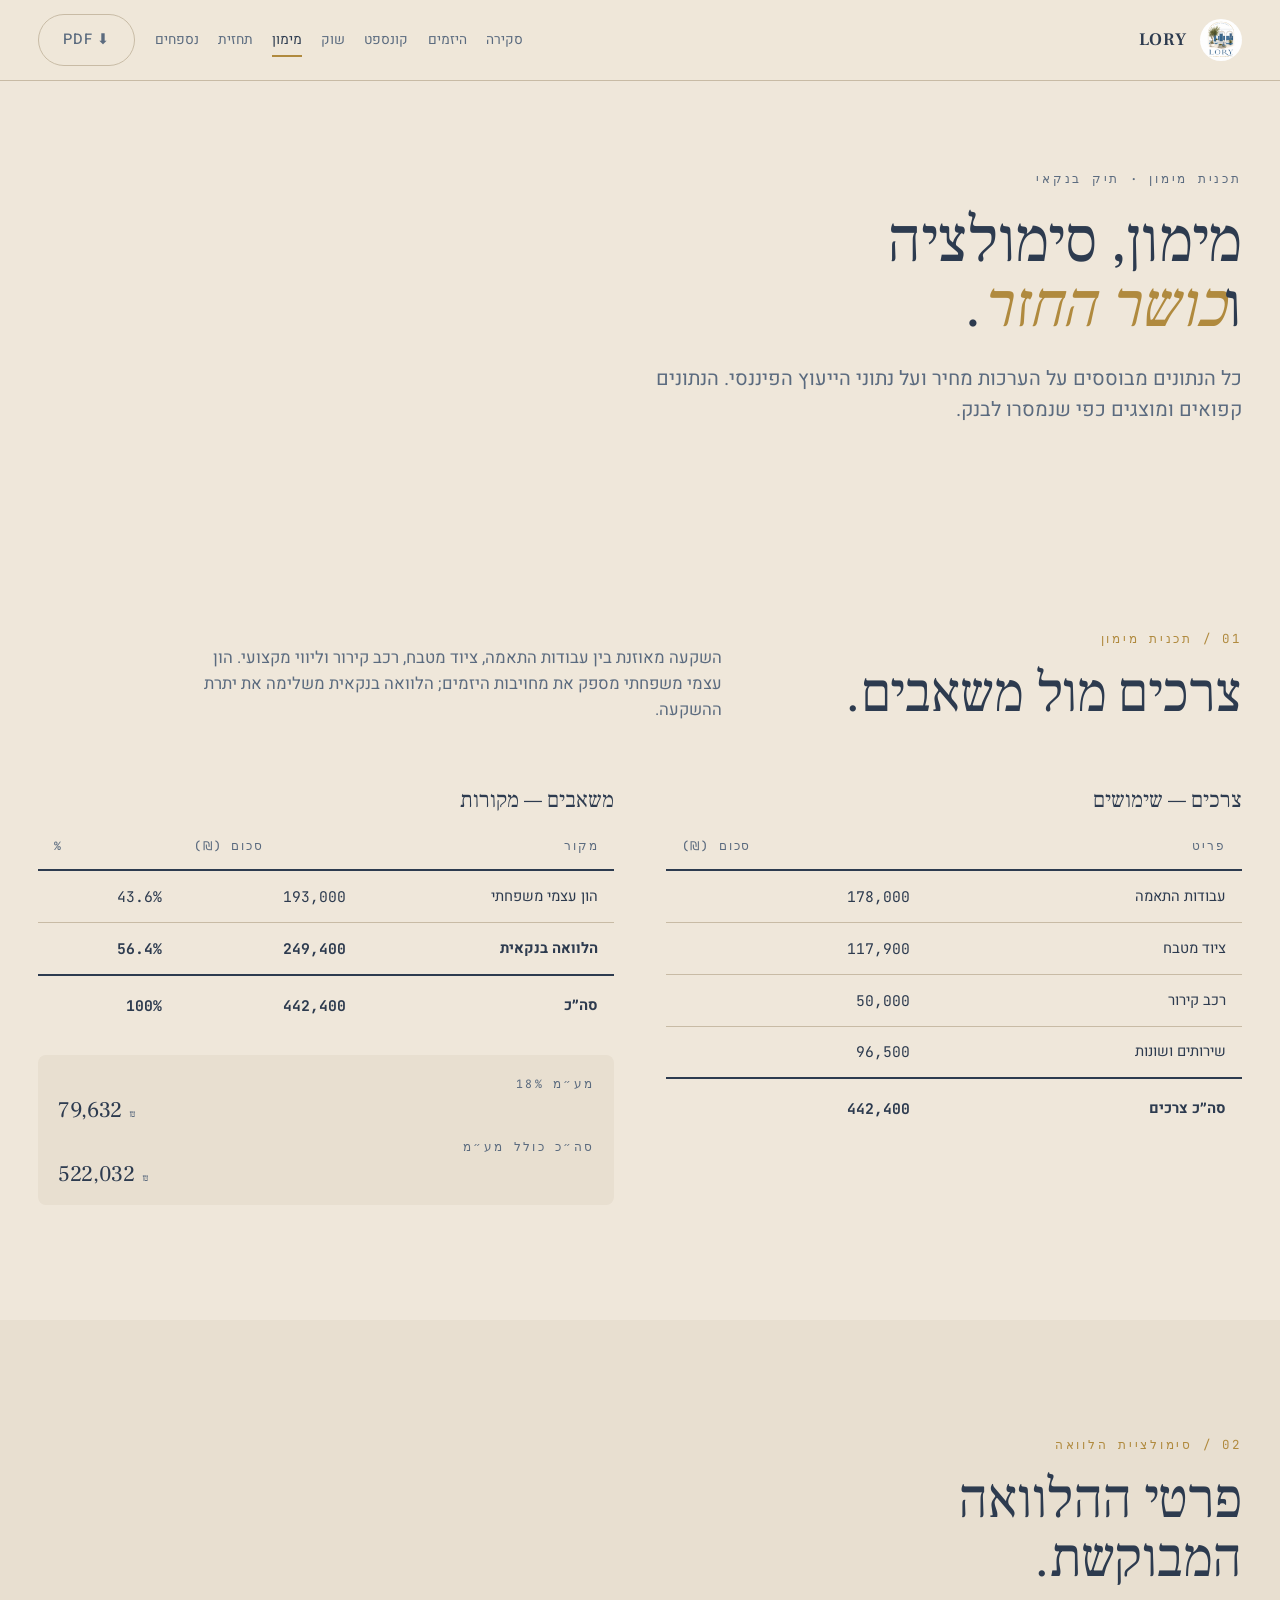
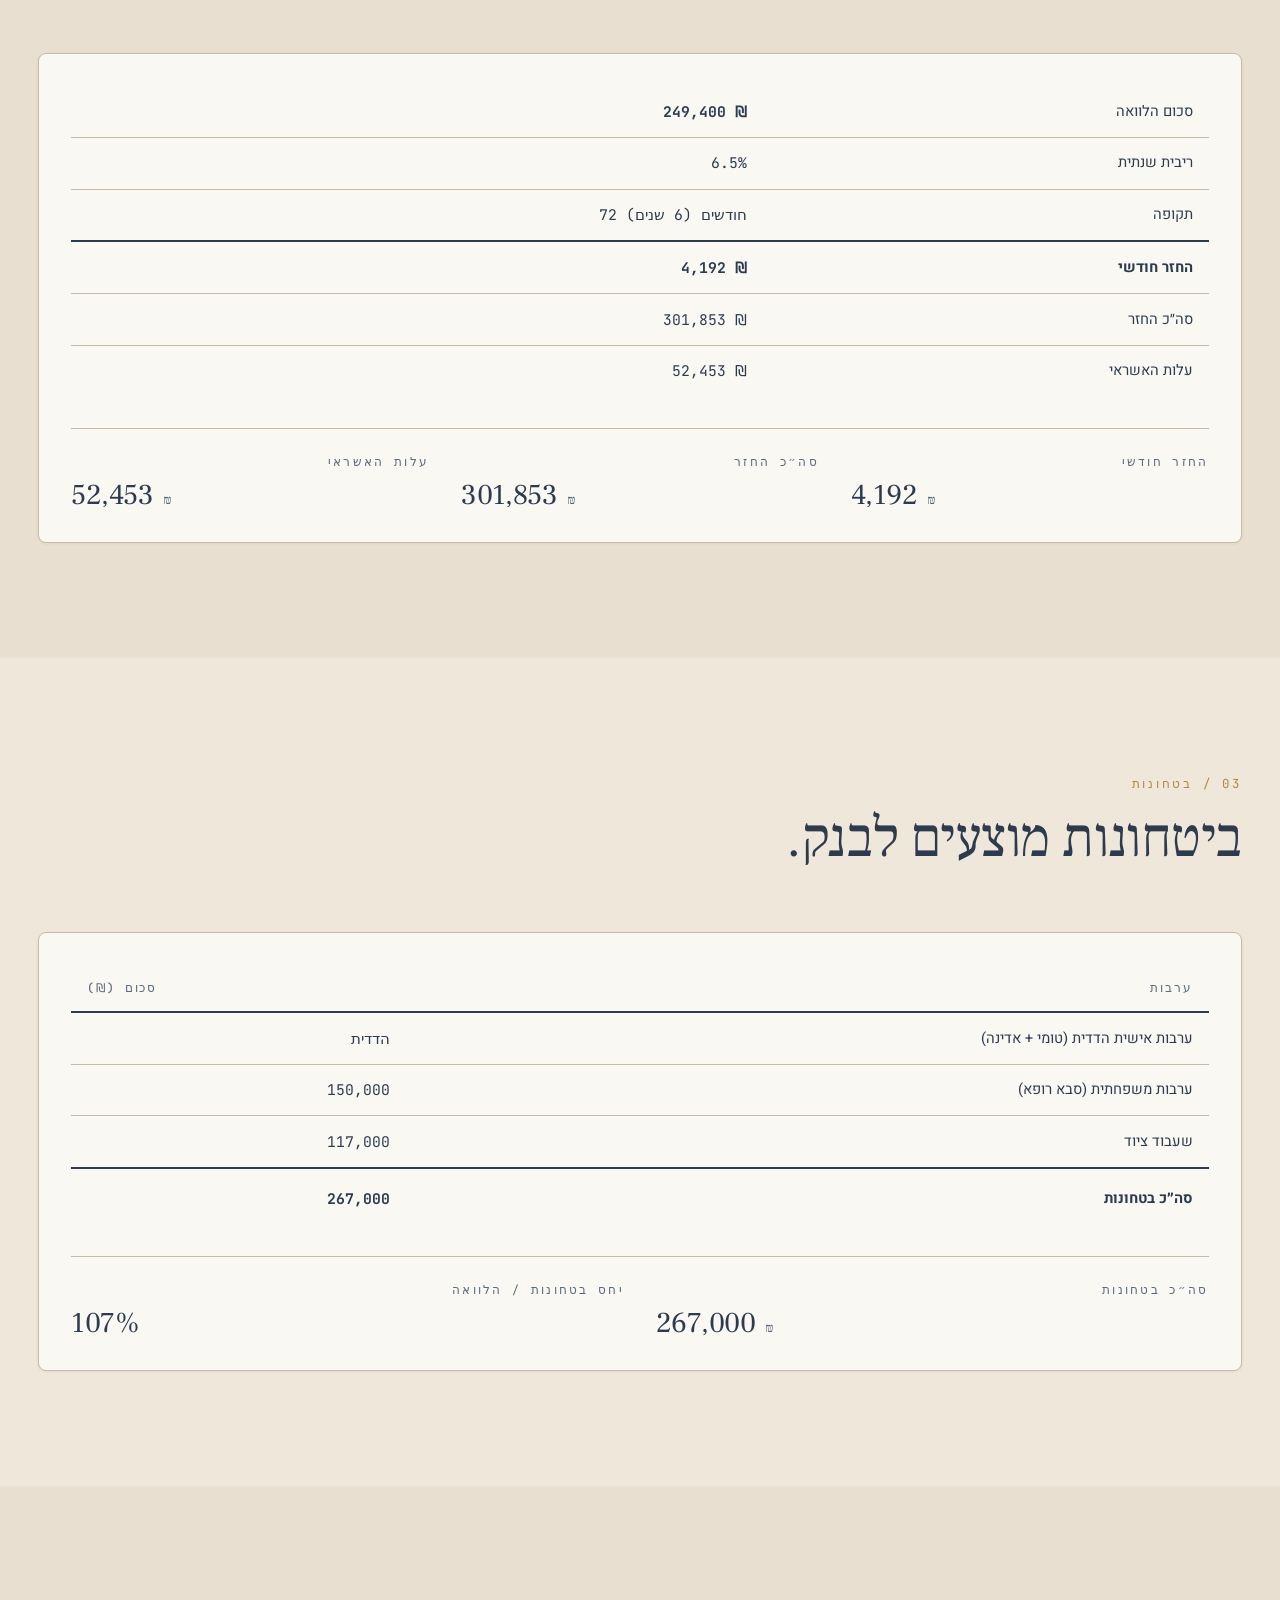
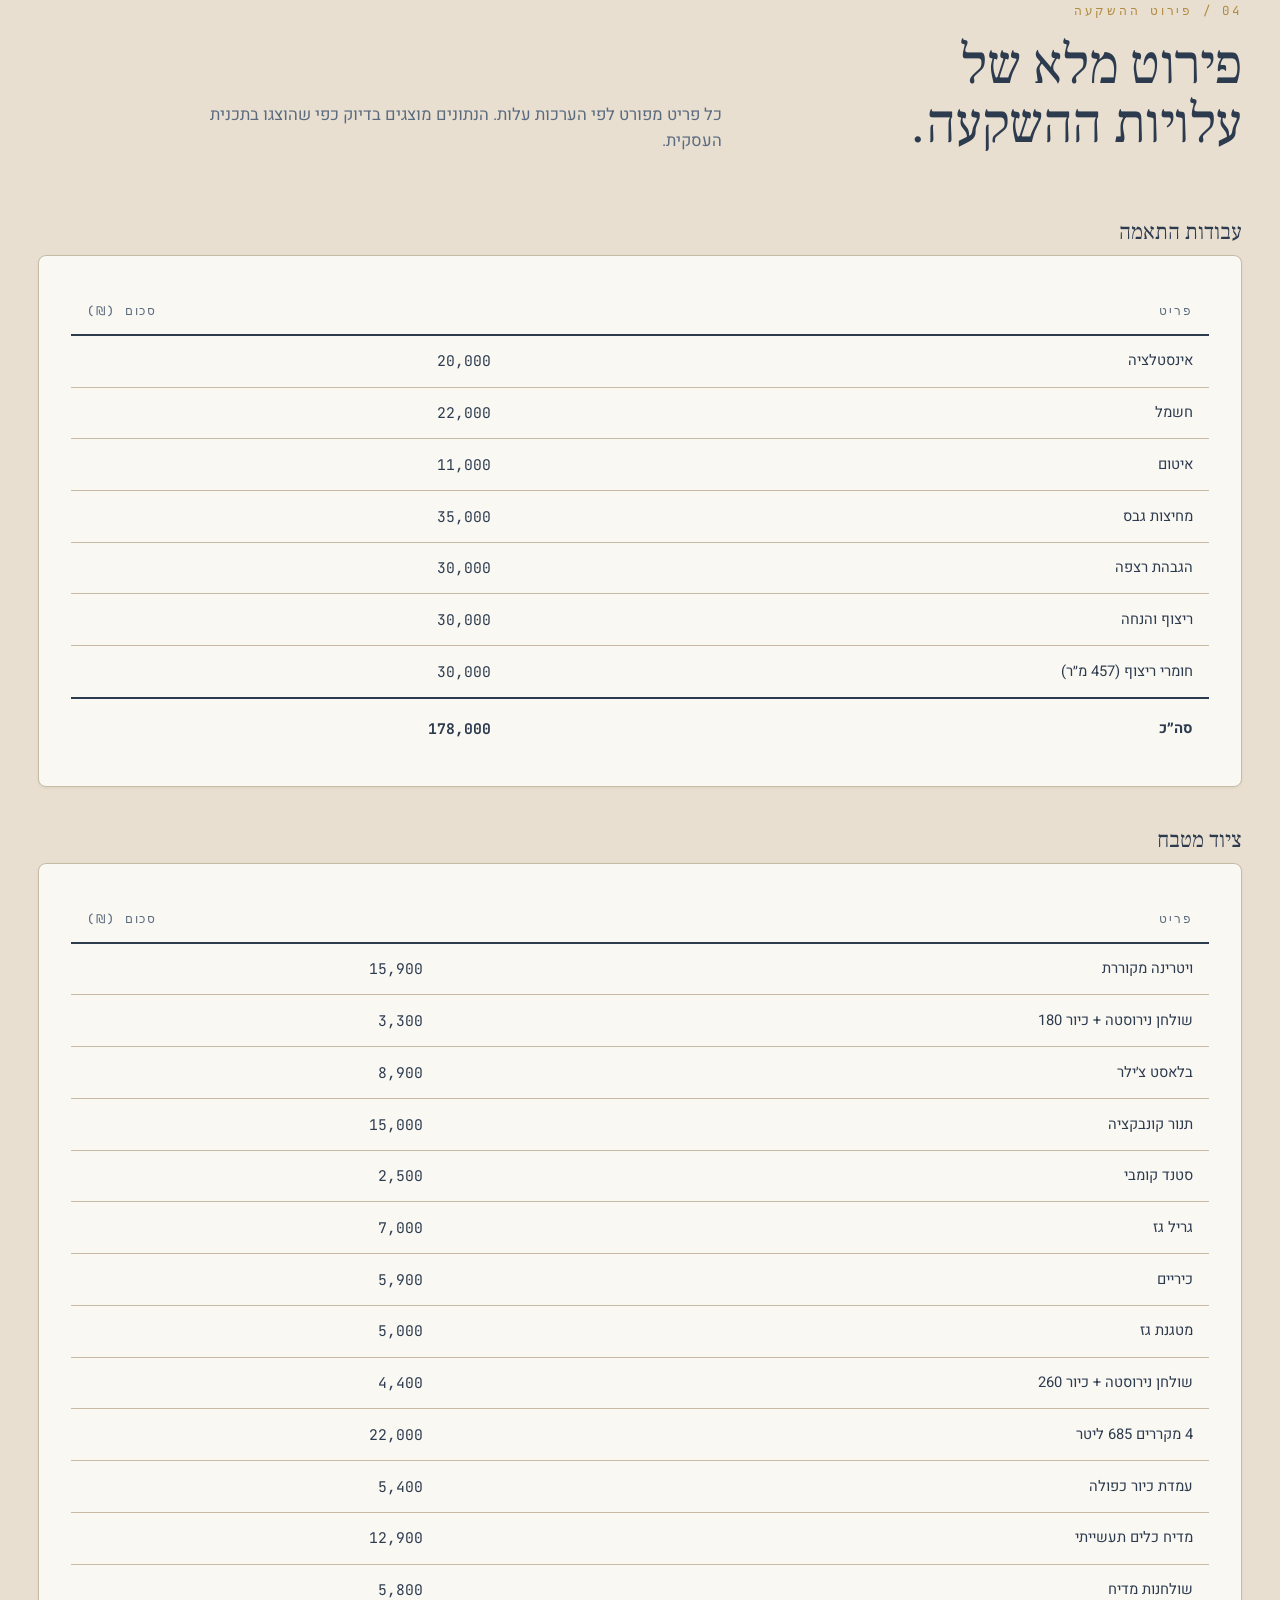
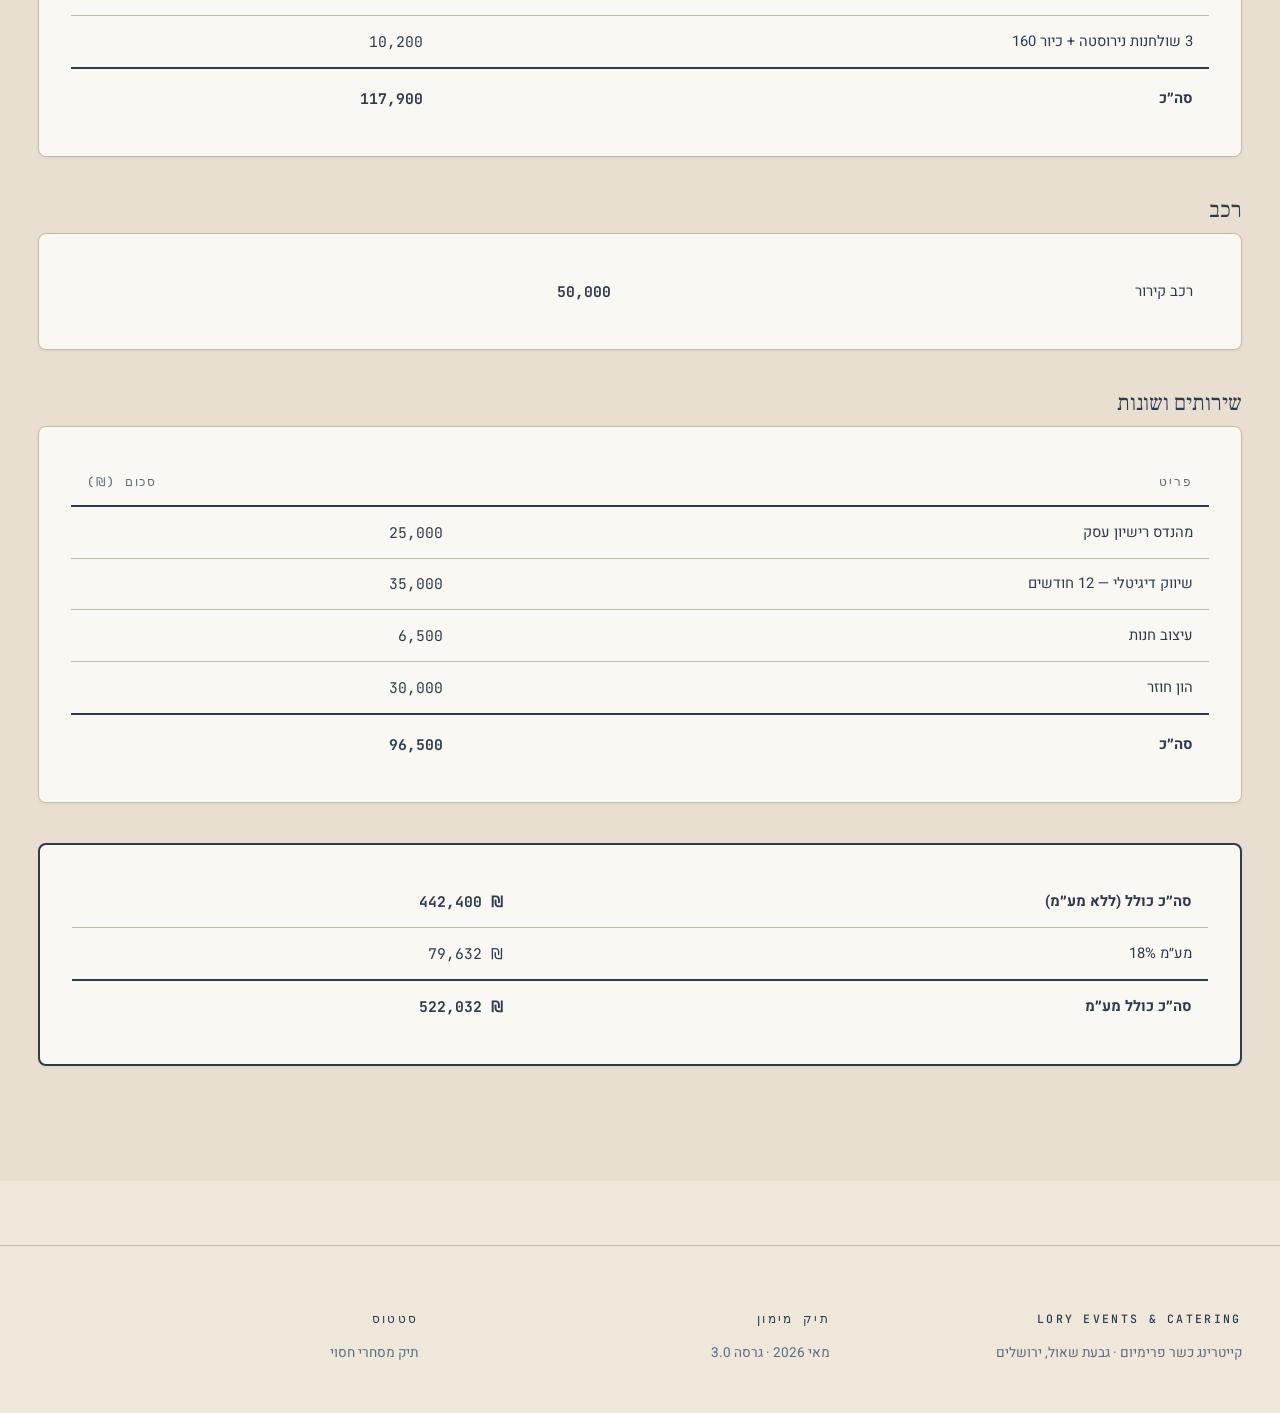
<file: financement.html>
<!DOCTYPE html>
<html lang="he" dir="rtl">
<head>
<meta charset="UTF-8">
<meta name="viewport" content="width=device-width, initial-scale=1.0">
<title>LORY — מימון</title>
<link rel="icon" type="image/png" href="img/favicon.png">
<link rel="preconnect" href="https://fonts.googleapis.com">
<link rel="preconnect" href="https://fonts.gstatic.com" crossorigin>
<link href="https://fonts.googleapis.com/css2?family=Frank+Ruhl+Libre:wght@300;400;500;700&family=Heebo:wght@300;400;500;700;800&family=JetBrains+Mono:wght@400;500&family=Montserrat:wght@300;400;500;600;700&family=Playfair+Display:wght@400;500;600;700&display=swap" rel="stylesheet">
<link rel="stylesheet" href="css/base.css">
<link rel="stylesheet" href="css/themes.css">
</head>
<body>

<!-- NAV -->
<nav class="nav"><div class="nav-inner">
  <a class="nav-brand" href="index.html"><img src="img/logo-nav.png" alt="LORY" class="nav-logo"><span class="name">LORY</span></a>
  <ul class="nav-links">
    <li><a href="index.html">סקירה</a></li>
    <li><a href="porteurs.html">היזמים</a></li>
    <li><a href="concept.html">קונספט</a></li>
    <li><a href="marche.html">שוק</a></li>
    <li><a href="financement.html" class="active">מימון</a></li>
    <li><a href="previsionnel.html">תחזית</a></li>
    <li><a href="annexes.html">נספחים</a></li>
  </ul>
  <a href="print.html" class="btn btn-ghost no-print" target="_blank">&#x2B07; PDF</a>
</div></nav>

<!-- HERO -->
<header class="hero page-hero">
  <div class="wrap">
    <div class="hero-eyebrow">תכנית מימון · תיק בנקאי</div>
    <h1 class="hero-title">מימון, סימולציה<br>ו<em>כושר החזר</em>.</h1>
    <p class="hero-lede">כל הנתונים מבוססים על הערכות מחיר ועל נתוני הייעוץ הפיננסי. הנתונים קפואים ומוצגים כפי שנמסרו לבנק.</p>
  </div>
</header>

<!-- ============================================================
     SECTION 1 : EMPLOIS & RESSOURCES
     ============================================================ -->
<section class="section" id="financement">
  <div class="wrap">
    <header class="section-head">
      <div>
        <div class="section-num">01 / תכנית מימון</div>
        <h2 class="section-title">צרכים מול משאבים.</h2>
      </div>
      <p class="section-lede">השקעה מאוזנת בין עבודות התאמה, ציוד מטבח, רכב קירור וליווי מקצועי. הון עצמי משפחתי מספק את מחויבות היזמים; הלוואה בנקאית משלימה את יתרת ההשקעה.</p>
    </header>

    <div class="split split-2">
      <!-- BESOINS -->
      <div>
        <h3 class="subtitle">צרכים — שימושים</h3>
        <table class="tbl">
          <thead>
            <tr><th>פריט</th><th class="num">סכום (₪)</th></tr>
          </thead>
          <tbody>
            <tr><td>עבודות התאמה</td><td class="num">178,000</td></tr>
            <tr><td>ציוד מטבח</td><td class="num">117,900</td></tr>
            <tr><td>רכב קירור</td><td class="num">50,000</td></tr>
            <tr><td>שירותים ושונות</td><td class="num">96,500</td></tr>
          </tbody>
          <tfoot>
            <tr><td><strong>סה״כ צרכים</strong></td><td class="num"><strong>442,400</strong></td></tr>
          </tfoot>
        </table>
      </div>

      <!-- RESSOURCES -->
      <div>
        <h3 class="subtitle">משאבים — מקורות</h3>
        <table class="tbl">
          <thead>
            <tr><th>מקור</th><th class="num">סכום (₪)</th><th class="num">%</th></tr>
          </thead>
          <tbody>
            <tr><td>הון עצמי משפחתי</td><td class="num">193,000</td><td class="num">43.6%</td></tr>
            <tr><td><strong>הלוואה בנקאית</strong></td><td class="num"><strong>249,400</strong></td><td class="num"><strong>56.4%</strong></td></tr>
          </tbody>
          <tfoot>
            <tr><td><strong>סה״כ</strong></td><td class="num"><strong>442,400</strong></td><td class="num"><strong>100%</strong></td></tr>
          </tfoot>
        </table>

        <div style="margin-top: 1.5rem; padding: 1.25rem; background: var(--bg-band); border-radius: var(--radius);">
          <div class="kpi-label" style="margin-bottom: 0.4rem;">מע״מ 18%</div>
          <div class="kpi-value" style="font-size: 1.4rem;">79,632 <span class="unit">₪</span></div>
          <div class="kpi-label" style="margin-top: 1rem; margin-bottom: 0.4rem;">סה״כ כולל מע״מ</div>
          <div class="kpi-value" style="font-size: 1.4rem;">522,032 <span class="unit">₪</span></div>
        </div>
      </div>
    </div>
  </div>
</section>

<!-- ============================================================
     SECTION 2 : SIMULATION PRET (FROZEN)
     ============================================================ -->
<section class="section" style="background: var(--bg-band);">
  <div class="wrap">
    <header class="section-head">
      <div>
        <div class="section-num">02 / סימולציית הלוואה</div>
        <h2 class="section-title">פרטי ההלוואה המבוקשת.</h2>
      </div>
    </header>

    <div class="card">
      <table class="tbl">
        <tbody>
          <tr>
            <td>סכום הלוואה</td>
            <td class="num"><strong>249,400 ₪</strong></td>
          </tr>
          <tr>
            <td>ריבית שנתית</td>
            <td class="num">6.5%</td>
          </tr>
          <tr>
            <td>תקופה</td>
            <td class="num">72 חודשים (6 שנים)</td>
          </tr>
          <tr style="border-top: 2px solid var(--ink);">
            <td><strong>החזר חודשי</strong></td>
            <td class="num"><strong>4,192 ₪</strong></td>
          </tr>
          <tr>
            <td>סה״כ החזר</td>
            <td class="num">301,853 ₪</td>
          </tr>
          <tr>
            <td>עלות האשראי</td>
            <td class="num">52,453 ₪</td>
          </tr>
        </tbody>
      </table>

      <div style="display: grid; grid-template-columns: 1fr 1fr 1fr; gap: 2rem; margin-top: 2rem; padding-top: 1.5rem; border-top: 1px solid var(--rule);">
        <div>
          <div class="kpi-label">החזר חודשי</div>
          <div class="kpi-value" style="font-size: 1.8rem;">4,192 <span class="unit">₪</span></div>
        </div>
        <div>
          <div class="kpi-label">סה״כ החזר</div>
          <div class="kpi-value" style="font-size: 1.8rem;">301,853 <span class="unit">₪</span></div>
        </div>
        <div>
          <div class="kpi-label">עלות האשראי</div>
          <div class="kpi-value" style="font-size: 1.8rem;">52,453 <span class="unit">₪</span></div>
        </div>
      </div>
    </div>
  </div>
</section>

<!-- ============================================================
     SECTION 3 : GARANTIES
     ============================================================ -->
<section class="section" id="garanties">
  <div class="wrap">
    <header class="section-head">
      <div>
        <div class="section-num">03 / בטחונות</div>
        <h2 class="section-title">ביטחונות מוצעים לבנק.</h2>
      </div>
    </header>

    <div class="card">
      <table class="tbl">
        <thead>
          <tr><th>ערבות</th><th class="num">סכום (₪)</th></tr>
        </thead>
        <tbody>
          <tr><td>ערבות אישית הדדית (טומי + אדינה)</td><td class="num">הדדית</td></tr>
          <tr><td>ערבות משפחתית (סבא רופא)</td><td class="num">150,000</td></tr>
          <tr><td>שעבוד ציוד</td><td class="num">117,000</td></tr>
        </tbody>
        <tfoot>
          <tr><td><strong>סה״כ בטחונות</strong></td><td class="num"><strong>267,000</strong></td></tr>
        </tfoot>
      </table>

      <div style="display: grid; grid-template-columns: 1fr 1fr; gap: 2rem; margin-top: 2rem; padding-top: 1.5rem; border-top: 1px solid var(--rule);">
        <div>
          <div class="kpi-label">סה״כ בטחונות</div>
          <div class="kpi-value" style="font-size: 1.8rem;">267,000 <span class="unit">₪</span></div>
        </div>
        <div>
          <div class="kpi-label">יחס בטחונות / הלוואה</div>
          <div class="kpi-value" style="font-size: 1.8rem;">107%</div>
        </div>
      </div>
    </div>
  </div>
</section>

<!-- ============================================================
     SECTION 4 : DETAIL INVESTISSEMENT
     ============================================================ -->
<section class="section" id="detail" style="background: var(--bg-band);">
  <div class="wrap">
    <header class="section-head">
      <div>
        <div class="section-num">04 / פירוט ההשקעה</div>
        <h2 class="section-title">פירוט מלא של עלויות ההשקעה.</h2>
      </div>
      <p class="section-lede">כל פריט מפורט לפי הערכות עלות. הנתונים מוצגים בדיוק כפי שהוצגו בתכנית העסקית.</p>
    </header>

    <!-- עבודות התאמה -->
    <div style="margin-bottom: 2.5rem;">
      <h3 class="subtitle">עבודות התאמה</h3>
      <div class="card">
        <table class="tbl">
          <thead>
            <tr><th>פריט</th><th class="num">סכום (₪)</th></tr>
          </thead>
          <tbody>
            <tr><td>אינסטלציה</td><td class="num">20,000</td></tr>
            <tr><td>חשמל</td><td class="num">22,000</td></tr>
            <tr><td>איטום</td><td class="num">11,000</td></tr>
            <tr><td>מחיצות גבס</td><td class="num">35,000</td></tr>
            <tr><td>הגבהת רצפה</td><td class="num">30,000</td></tr>
            <tr><td>ריצוף והנחה</td><td class="num">30,000</td></tr>
            <tr><td>חומרי ריצוף (457 מ״ר)</td><td class="num">30,000</td></tr>
          </tbody>
          <tfoot>
            <tr><td><strong>סה״כ</strong></td><td class="num"><strong>178,000</strong></td></tr>
          </tfoot>
        </table>
      </div>
    </div>

    <!-- ציוד מטבח -->
    <div style="margin-bottom: 2.5rem;">
      <h3 class="subtitle">ציוד מטבח</h3>
      <div class="card">
        <table class="tbl">
          <thead>
            <tr><th>פריט</th><th class="num">סכום (₪)</th></tr>
          </thead>
          <tbody>
            <tr><td>ויטרינה מקוררת</td><td class="num">15,900</td></tr>
            <tr><td>שולחן נירוסטה + כיור 180</td><td class="num">3,300</td></tr>
            <tr><td>בלאסט צ׳ילר</td><td class="num">8,900</td></tr>
            <tr><td>תנור קונבקציה</td><td class="num">15,000</td></tr>
            <tr><td>סטנד קומבי</td><td class="num">2,500</td></tr>
            <tr><td>גריל גז</td><td class="num">7,000</td></tr>
            <tr><td>כיריים</td><td class="num">5,900</td></tr>
            <tr><td>מטגנת גז</td><td class="num">5,000</td></tr>
            <tr><td>שולחן נירוסטה + כיור 260</td><td class="num">4,400</td></tr>
            <tr><td>4 מקררים 685 ליטר</td><td class="num">22,000</td></tr>
            <tr><td>עמדת כיור כפולה</td><td class="num">5,400</td></tr>
            <tr><td>מדיח כלים תעשייתי</td><td class="num">12,900</td></tr>
            <tr><td>שולחנות מדיח</td><td class="num">5,800</td></tr>
            <tr><td>3 שולחנות נירוסטה + כיור 160</td><td class="num">10,200</td></tr>
          </tbody>
          <tfoot>
            <tr><td><strong>סה״כ</strong></td><td class="num"><strong>117,900</strong></td></tr>
          </tfoot>
        </table>
      </div>
    </div>

    <!-- רכב -->
    <div style="margin-bottom: 2.5rem;">
      <h3 class="subtitle">רכב</h3>
      <div class="card">
        <table class="tbl">
          <tbody>
            <tr><td>רכב קירור</td><td class="num"><strong>50,000</strong></td></tr>
          </tbody>
        </table>
      </div>
    </div>

    <!-- שירותים ושונות -->
    <div style="margin-bottom: 2.5rem;">
      <h3 class="subtitle">שירותים ושונות</h3>
      <div class="card">
        <table class="tbl">
          <thead>
            <tr><th>פריט</th><th class="num">סכום (₪)</th></tr>
          </thead>
          <tbody>
            <tr><td>מהנדס רישיון עסק</td><td class="num">25,000</td></tr>
            <tr><td>שיווק דיגיטלי — 12 חודשים</td><td class="num">35,000</td></tr>
            <tr><td>עיצוב חנות</td><td class="num">6,500</td></tr>
            <tr><td>הון חוזר</td><td class="num">30,000</td></tr>
          </tbody>
          <tfoot>
            <tr><td><strong>סה״כ</strong></td><td class="num"><strong>96,500</strong></td></tr>
          </tfoot>
        </table>
      </div>
    </div>

    <!-- TOTAL GENERAL -->
    <div class="card" style="border: 2px solid var(--ink);">
      <table class="tbl">
        <tbody>
          <tr>
            <td><strong>סה״כ כולל (ללא מע״מ)</strong></td>
            <td class="num"><strong>442,400 ₪</strong></td>
          </tr>
          <tr>
            <td>מע״מ 18%</td>
            <td class="num">79,632 ₪</td>
          </tr>
          <tr style="border-top: 2px solid var(--ink);">
            <td><strong>סה״כ כולל מע״מ</strong></td>
            <td class="num"><strong>522,032 ₪</strong></td>
          </tr>
        </tbody>
      </table>
    </div>

  </div>
</section>

<!-- FOOTER -->
<footer class="footer">
  <div class="wrap">
    <div class="footer-grid">
      <div><h5>LORY Events &amp; Catering</h5><p>קייטרינג כשר פרימיום · גבעת שאול, ירושלים</p></div>
      <div><h5>תיק מימון</h5><p>מאי 2026 · גרסה 3.0</p></div>
      <div><h5>סטטוס</h5><p>תיק מסחרי חסוי</p></div>
    </div>
  </div>
</footer>

<script src="js/shared.js"></script>
</body>
</html>
</file>
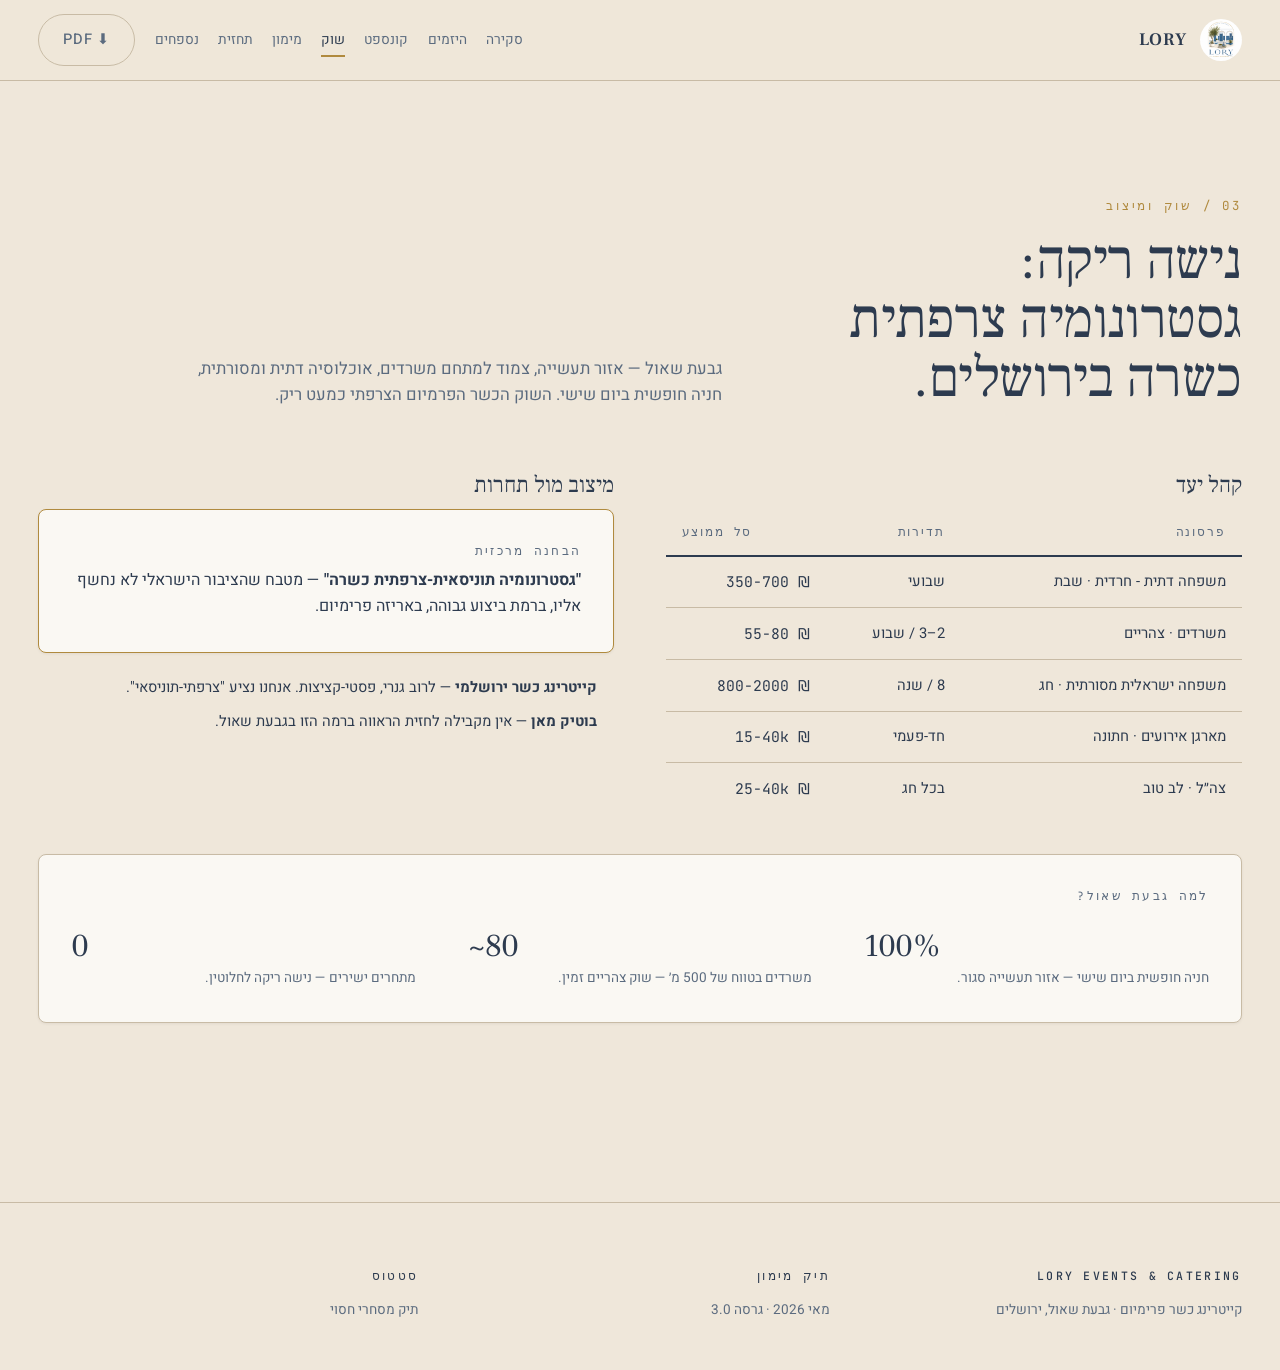
<file: marche.html>
<!DOCTYPE html>
<html lang="he" dir="rtl" data-theme="institutionnel" data-density="default">
<head>
<meta charset="UTF-8">
<meta name="viewport" content="width=device-width, initial-scale=1.0">
<title>LORY — שוק ומיצוב</title>
<meta name="description" content="LORY Events &amp; Catering — Analyse marche, positionnement concurrentiel, zone Givat Shaul.">
<link rel="preconnect" href="https://fonts.googleapis.com">
<link rel="preconnect" href="https://fonts.gstatic.com" crossorigin>
<link href="https://fonts.googleapis.com/css2?family=Frank+Ruhl+Libre:wght@300;400;500;700;900&family=Heebo:wght@300;400;500;700;800&family=JetBrains+Mono:wght@400;500&family=Montserrat:wght@300;400;500;600;700&family=Playfair+Display:wght@400;500;600;700&display=swap" rel="stylesheet">
<link rel="icon" type="image/png" href="img/favicon.png">
<link rel="stylesheet" href="css/base.css">
<link rel="stylesheet" href="css/themes.css">
</head>
<body>

<!-- NAV -->
<nav class="nav">
  <div class="nav-inner">
    <a class="nav-brand" href="index.html">
      <img src="img/logo-nav.png" alt="LORY" class="nav-logo">
      <span class="name">LORY</span>
    </a>
    <ul class="nav-links">
      <li><a href="index.html">סקירה</a></li>
      <li><a href="porteurs.html">היזמים</a></li>
      <li><a href="concept.html">קונספט</a></li>
      <li><a href="marche.html" class="active">שוק</a></li>
      <li><a href="financement.html">מימון</a></li>
      <li><a href="previsionnel.html">תחזית</a></li>
      <li><a href="annexes.html">נספחים</a></li>
    </ul>
    <a href="print.html" class="btn btn-ghost no-print" target="_blank">&#x2B07; PDF</a>
  </div>
</nav>

<!-- MARCHE -->
<section class="section reveal" id="marche">
  <div class="wrap">
    <header class="section-head">
      <div>
        <div class="section-num">03 / שוק ומיצוב</div>
        <h2 class="section-title">נישה ריקה: גסטרונומיה צרפתית כשרה בירושלים.</h2>
      </div>
      <p class="section-lede">גבעת שאול — אזור תעשייה, צמוד למתחם משרדים, אוכלוסיה דתית ומסורתית, חניה חופשית ביום שישי. השוק הכשר הפרמיום הצרפתי כמעט ריק.</p>
    </header>

    <div class="split split-2">
      <!-- TARGET PERSONAS -->
      <div class="reveal">
        <h3 class="subtitle">קהל יעד</h3>
        <table class="tbl">
          <thead>
            <tr>
              <th>פרסונה</th>
              <th>תדירות</th>
              <th class="num">סל ממוצע</th>
            </tr>
          </thead>
          <tbody>
            <tr>
              <td>משפחה דתית - חרדית · שבת</td>
              <td>שבועי</td>
              <td class="num">350-700 ₪</td>
            </tr>
            <tr>
              <td>משרדים · צהריים</td>
              <td>2–3 / שבוע</td>
              <td class="num">55-80 ₪</td>
            </tr>
            <tr>
              <td>משפחה ישראלית מסורתית · חג</td>
              <td>8 / שנה</td>
              <td class="num">800-2000 ₪</td>
            </tr>
            <tr>
              <td>מארגן אירועים · חתונה</td>
              <td>חד-פעמי</td>
              <td class="num">15-40k ₪</td>
            </tr>
            <tr>
              <td>צה״ל · לב טוב</td>
              <td>בכל חג</td>
              <td class="num">25-40k ₪</td>
            </tr>
          </tbody>
        </table>
      </div>

      <!-- COMPETITIVE POSITIONING -->
      <div class="reveal">
        <h3 class="subtitle">מיצוב מול תחרות</h3>
        <div class="card" style="border-color: var(--accent);">
          <div class="eyebrow">הבחנה מרכזית</div>
          <p style="margin: 0.5rem 0 0;"><strong>"גסטרונומיה תוניסאית-צרפתית כשרה"</strong> — מטבח שהציבור הישראלי לא נחשף אליו, ברמת ביצוע גבוהה, באריזה פרימיום.</p>
        </div>
        <ul class="stack-sm" style="padding-inline-start: 1.1rem; margin-top: 1.5rem; font-size: 0.92rem; line-height: 1.55;">
          <li></li>
          <li><strong>קייטרינג כשר ירושלמי</strong> — לרוב גנרי, פסטי-קציצות. אנחנו נציע "צרפתי-תוניסאי".</li>
          <li><strong>בוטיק מאן</strong> — אין מקבילה לחזית הראווה ברמה הזו בגבעת שאול.</li>
        </ul>
      </div>
    </div>

    <!-- POURQUOI GIVAT SHAUL -->
    <div class="card reveal" style="margin-top: 2.5rem;">
      <div class="eyebrow">למה גבעת שאול?</div>
      <div class="split split-3" style="margin-top: 1.5rem;">
        <div>
          <div class="kpi-value" style="font-size: 2rem;">100%</div>
          <p class="muted" style="font-size:0.85rem; margin-top:0.4rem;">חניה חופשית ביום שישי — אזור תעשייה סגור.</p>
        </div>
        <div>
          <div class="kpi-value" style="font-size: 2rem;">~80</div>
          <p class="muted" style="font-size:0.85rem; margin-top:0.4rem;">משרדים בטווח של 500 מ׳ — שוק צהריים זמין.</p>
        </div>
        <div>
          <div class="kpi-value" style="font-size: 2rem;">0</div>
          <p class="muted" style="font-size:0.85rem; margin-top:0.4rem;">מתחרים ישירים — נישה ריקה לחלוטין.</p>
        </div>
      </div>
    </div>
  </div>
</section>

<!-- FOOTER -->
<footer class="footer">
  <div class="wrap">
    <div class="footer-grid">
      <div><h5>LORY Events &amp; Catering</h5><p>קייטרינג כשר פרימיום · גבעת שאול, ירושלים</p></div>
      <div><h5>תיק מימון</h5><p>מאי 2026 · גרסה 3.0</p></div>
      <div><h5>סטטוס</h5><p>תיק מסחרי חסוי</p></div>
    </div>
  </div>
</footer>

<style>
.reveal { opacity: 0; transform: translateY(24px); transition: opacity 0.6s ease-out, transform 0.6s ease-out; }
.reveal.visible { opacity: 1; transform: translateY(0); }
</style>

<script src="js/shared.js"></script>
<script>
(function(){
  const obs = new IntersectionObserver(entries => {
    entries.forEach(e => { if (e.isIntersecting) { e.target.classList.add('visible'); obs.unobserve(e.target); } });
  }, { threshold: 0.1 });
  document.querySelectorAll('.reveal').forEach(el => obs.observe(el));
})();
</script>
</body>
</html>
</file>
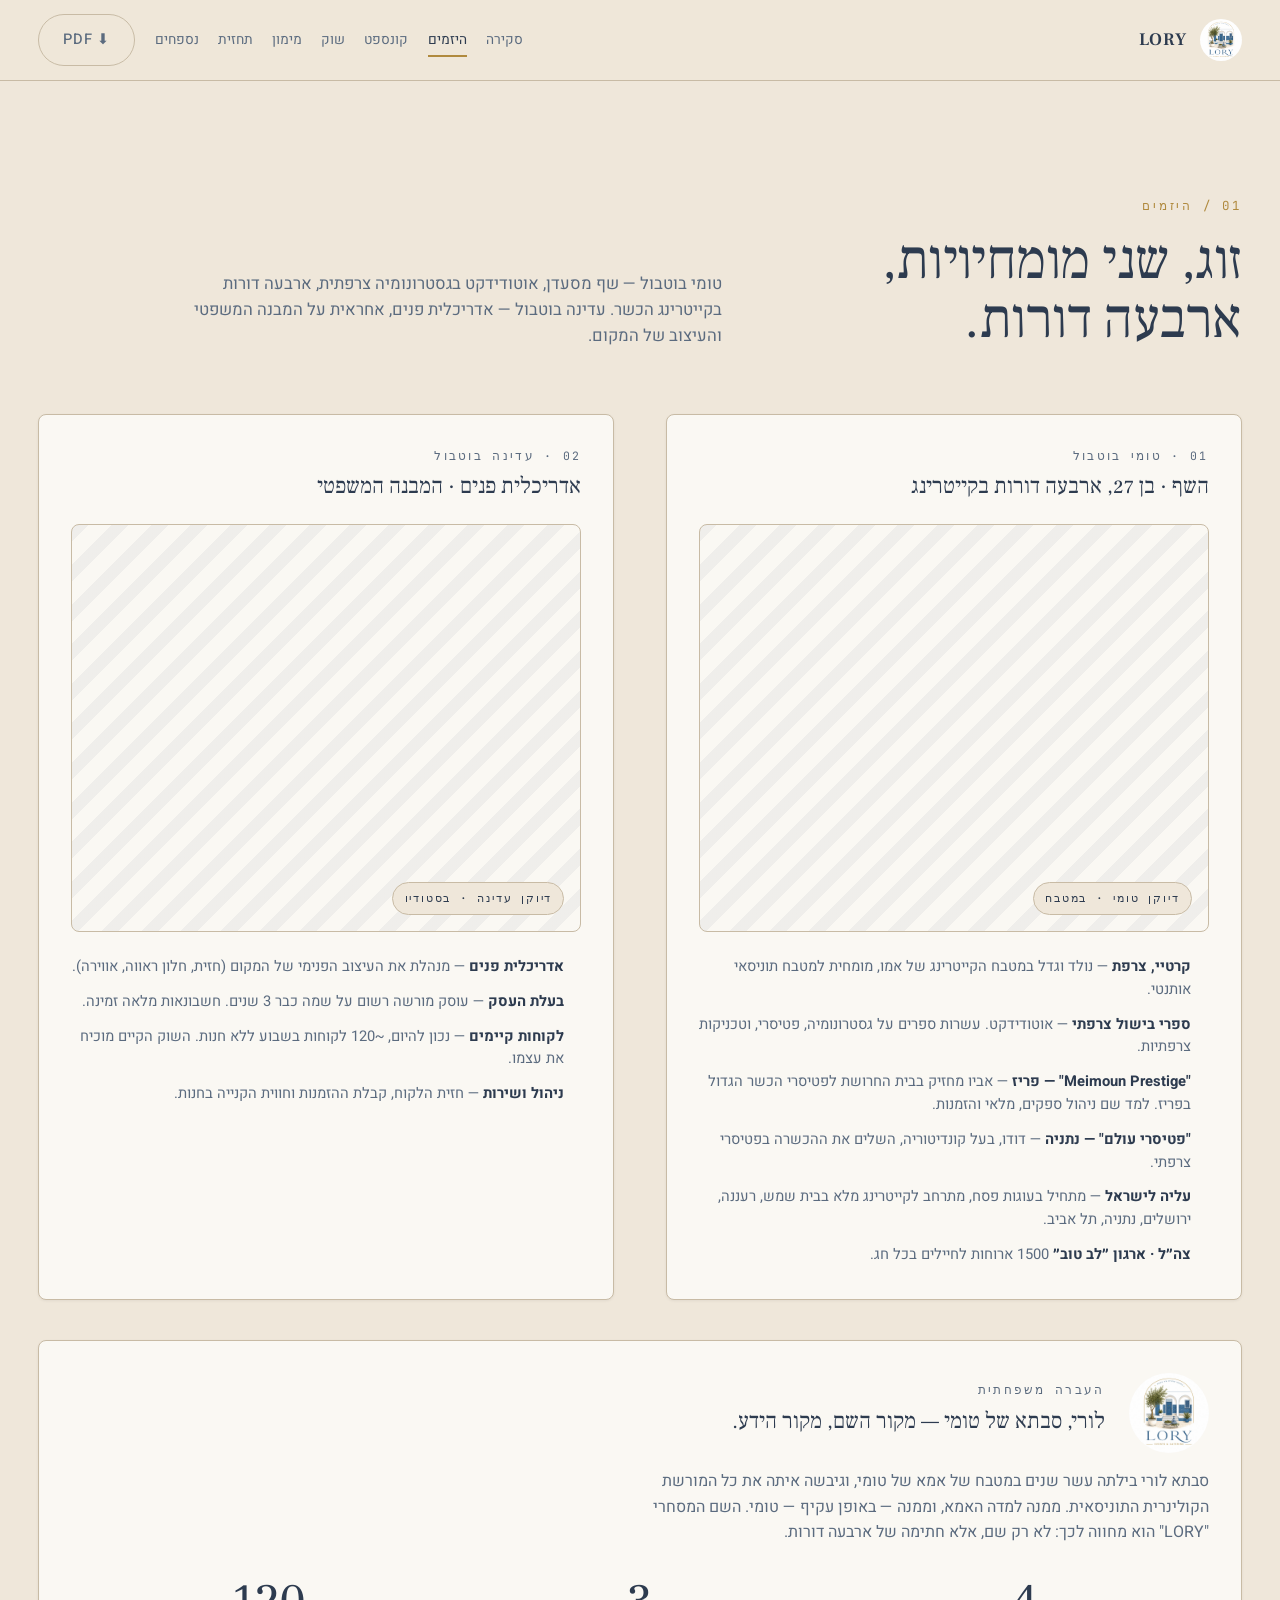
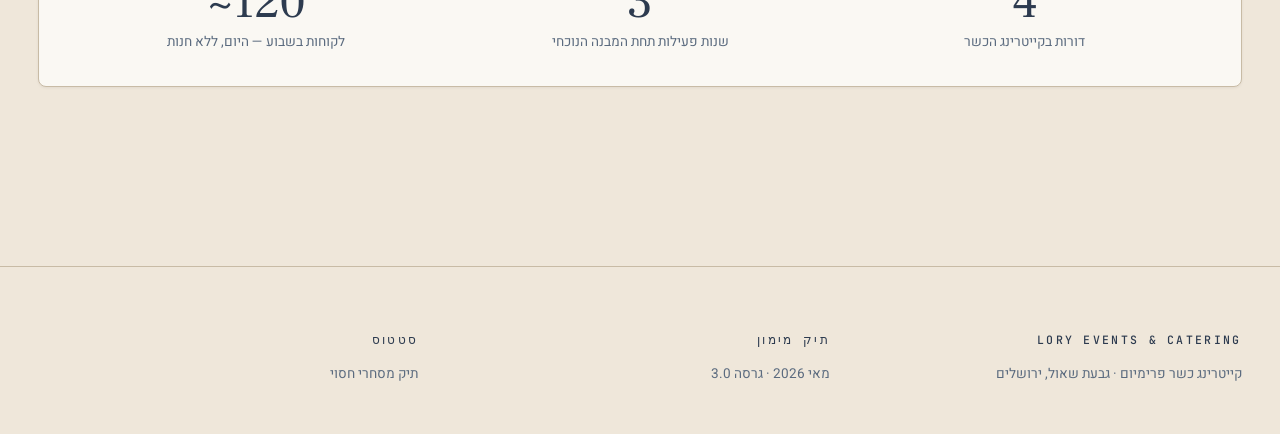
<file: porteurs.html>
<!DOCTYPE html>
<html lang="he" dir="rtl" data-theme="institutionnel" data-density="default">
<head>
<meta charset="UTF-8">
<meta name="viewport" content="width=device-width, initial-scale=1.0">
<title>LORY — היזמים</title>
<meta name="description" content="Tommy &amp; Adina Boutboul — porteurs du projet LORY Events &amp; Catering. 4 generations de savoir-faire.">
<link rel="preconnect" href="https://fonts.googleapis.com">
<link rel="preconnect" href="https://fonts.gstatic.com" crossorigin>
<link href="https://fonts.googleapis.com/css2?family=Frank+Ruhl+Libre:wght@300;400;500;700;900&family=Heebo:wght@300;400;500;700;800&family=JetBrains+Mono:wght@400;500&family=Montserrat:wght@300;400;500;600;700&family=Playfair+Display:wght@400;500;600;700&display=swap" rel="stylesheet">
<link rel="icon" type="image/png" href="img/favicon.png">
<link rel="stylesheet" href="css/base.css">
<link rel="stylesheet" href="css/themes.css">
</head>
<body>

<!-- NAV -->
<nav class="nav">
  <div class="nav-inner">
    <a class="nav-brand" href="index.html">
      <img src="img/logo-nav.png" alt="LORY" class="nav-logo">
      <span class="name">LORY</span>
    </a>
    <ul class="nav-links">
      <li><a href="index.html">סקירה</a></li>
      <li><a href="porteurs.html" class="active">היזמים</a></li>
      <li><a href="concept.html">קונספט</a></li>
      <li><a href="marche.html">שוק</a></li>
      <li><a href="financement.html">מימון</a></li>
      <li><a href="previsionnel.html">תחזית</a></li>
      <li><a href="annexes.html">נספחים</a></li>
    </ul>
    <a href="print.html" class="btn btn-ghost no-print" target="_blank">&#x2B07; PDF</a>
  </div>
</nav>

<!-- PORTEURS -->
<section class="section reveal" id="porteurs">
  <div class="wrap">
    <header class="section-head">
      <div>
        <div class="section-num">01 / היזמים</div>
        <h2 class="section-title">זוג, שני מומחיויות, ארבעה דורות.</h2>
      </div>
      <p class="section-lede">טומי בוטבול — שף מסעדן, אוטודידקט בגסטרונומיה צרפתית, ארבעה דורות בקייטרינג הכשר. עדינה בוטבול — אדריכלית פנים, אחראית על המבנה המשפטי והעיצוב של המקום.</p>
    </header>

    <div class="split split-2">
      <!-- TOMMY -->
      <article class="card reveal">
        <div class="eyebrow">01 · טומי בוטבול</div>
        <h3 class="subtitle" style="margin-top:0.5rem;">השף · בן 27, ארבעה דורות בקייטרינג</h3>
        <div class="img-placeholder draft" style="aspect-ratio: 5/4; margin: 1.5rem 0;">
          <span class="tag">דיוקן טומי · במטבח</span>
        </div>
        <ul class="stack-sm" style="padding-inline-start: 1.1rem; margin: 0; color: var(--ink-soft); font-size: 0.92rem; line-height: 1.55;">
          <li><strong style="color:var(--ink)">קרטיי, צרפת</strong> — נולד וגדל במטבח הקייטרינג של אמו, מומחית למטבח תוניסאי אותנטי.</li>
          <li><strong style="color:var(--ink)">ספרי בישול צרפתי</strong> — אוטודידקט. עשרות ספרים על גסטרונומיה, פטיסרי, וטכניקות צרפתיות.</li>
          <li><strong style="color:var(--ink)">"Meimoun Prestige" — פריז</strong> — אביו מחזיק בבית החרושת לפטיסרי הכשר הגדול בפריז. למד שם ניהול ספקים, מלאי והזמנות.</li>
          <li><strong style="color:var(--ink)">"פטיסרי עולם" — נתניה</strong> — דודו, בעל קונדיטוריה, השלים את ההכשרה בפטיסרי צרפתי.</li>
          <li><strong style="color:var(--ink)">עליה לישראל</strong> — מתחיל בעוגות פסח, מתרחב לקייטרינג מלא בבית שמש, רעננה, ירושלים, נתניה, תל אביב.</li>
          <li><strong style="color:var(--ink)">צה״ל · ארגון ״לב טוב״</strong> 1500 ארוחות לחיילים בכל חג.</li>
        </ul>
      </article>

      <!-- ADINA -->
      <article class="card reveal">
        <div class="eyebrow">02 · עדינה בוטבול</div>
        <h3 class="subtitle" style="margin-top:0.5rem;">אדריכלית פנים · המבנה המשפטי</h3>
        <div class="img-placeholder draft" style="aspect-ratio: 5/4; margin: 1.5rem 0;">
          <span class="tag">דיוקן עדינה · בסטודיו</span>
        </div>
        <ul class="stack-sm" style="padding-inline-start: 1.1rem; margin: 0; color: var(--ink-soft); font-size: 0.92rem; line-height: 1.55;">
          <li><strong style="color:var(--ink)">אדריכלית פנים</strong> — מנהלת את העיצוב הפנימי של המקום (חזית, חלון ראווה, אווירה).</li>
          <li><strong style="color:var(--ink)">בעלת העסק</strong> — עוסק מורשה רשום על שמה כבר 3 שנים. חשבונאות מלאה זמינה.</li>
          <li><strong style="color:var(--ink)">לקוחות קיימים</strong> — נכון להיום, ~120 לקוחות בשבוע ללא חנות. השוק הקיים מוכיח את עצמו.</li>
          <li><strong style="color:var(--ink)">ניהול ושירות</strong> — חזית הלקוח, קבלת ההזמנות וחווית הקנייה בחנות.</li>
        </ul>
      </article>
    </div>

    <!-- HERITAGE FAMILIAL -->
    <div class="card reveal" style="margin-top: 2.5rem;">
      <div style="display: flex; align-items: center; gap: 1.5rem; flex-wrap: wrap; margin-bottom: 1rem;">
        <img src="img/logo-mamie.png" alt="Mamie Laurie" style="width: 80px; height: 80px; border-radius: 50%; object-fit: cover; flex-shrink: 0;">
        <div>
          <div class="eyebrow">העברה משפחתית</div>
          <h3 class="subtitle" style="margin-top:0.5rem;">לורי, סבתא של טומי — מקור השם, מקור הידע.</h3>
        </div>
      </div>
      <p class="muted" style="max-width:62ch;">
        סבתא לורי בילתה עשר שנים במטבח של אמא של טומי, וגיבשה איתה את כל המורשת הקולינרית התוניסאית. ממנה למדה האמא, וממנה — באופן עקיף — טומי. השם המסחרי "LORY" הוא מחווה לכך: לא רק שם, אלא חתימה של ארבעה דורות.
      </p>
      <div class="split split-3" style="margin-top:2rem; gap: 1rem;">
        <div style="text-align:center;">
          <div class="kpi-value" style="font-size: clamp(2rem, 4vw, 3rem);">4</div>
          <div class="muted" style="font-size:0.85rem; margin-top:0.4rem;">דורות בקייטרינג הכשר</div>
        </div>
        <div style="text-align:center;">
          <div class="kpi-value" style="font-size: clamp(2rem, 4vw, 3rem);">3</div>
          <div class="muted" style="font-size:0.85rem; margin-top:0.4rem;">שנות פעילות תחת המבנה הנוכחי</div>
        </div>
        <div style="text-align:center;">
          <div class="kpi-value" style="font-size: clamp(2rem, 4vw, 3rem);">~120</div>
          <div class="muted" style="font-size:0.85rem; margin-top:0.4rem;">לקוחות בשבוע — היום, ללא חנות</div>
        </div>
      </div>
    </div>
  </div>
</section>

<!-- FOOTER -->
<footer class="footer">
  <div class="wrap">
    <div class="footer-grid">
      <div><h5>LORY Events &amp; Catering</h5><p>קייטרינג כשר פרימיום · גבעת שאול, ירושלים</p></div>
      <div><h5>תיק מימון</h5><p>מאי 2026 · גרסה 3.0</p></div>
      <div><h5>סטטוס</h5><p>תיק מסחרי חסוי</p></div>
    </div>
  </div>
</footer>

<style>
.reveal { opacity: 0; transform: translateY(24px); transition: opacity 0.6s ease-out, transform 0.6s ease-out; }
.reveal.visible { opacity: 1; transform: translateY(0); }
</style>

<script src="js/shared.js"></script>
<script>
(function(){
  const obs = new IntersectionObserver(entries => {
    entries.forEach(e => { if (e.isIntersecting) { e.target.classList.add('visible'); obs.unobserve(e.target); } });
  }, { threshold: 0.1 });
  document.querySelectorAll('.reveal').forEach(el => obs.observe(el));
})();
</script>
</body>
</html>
</file>
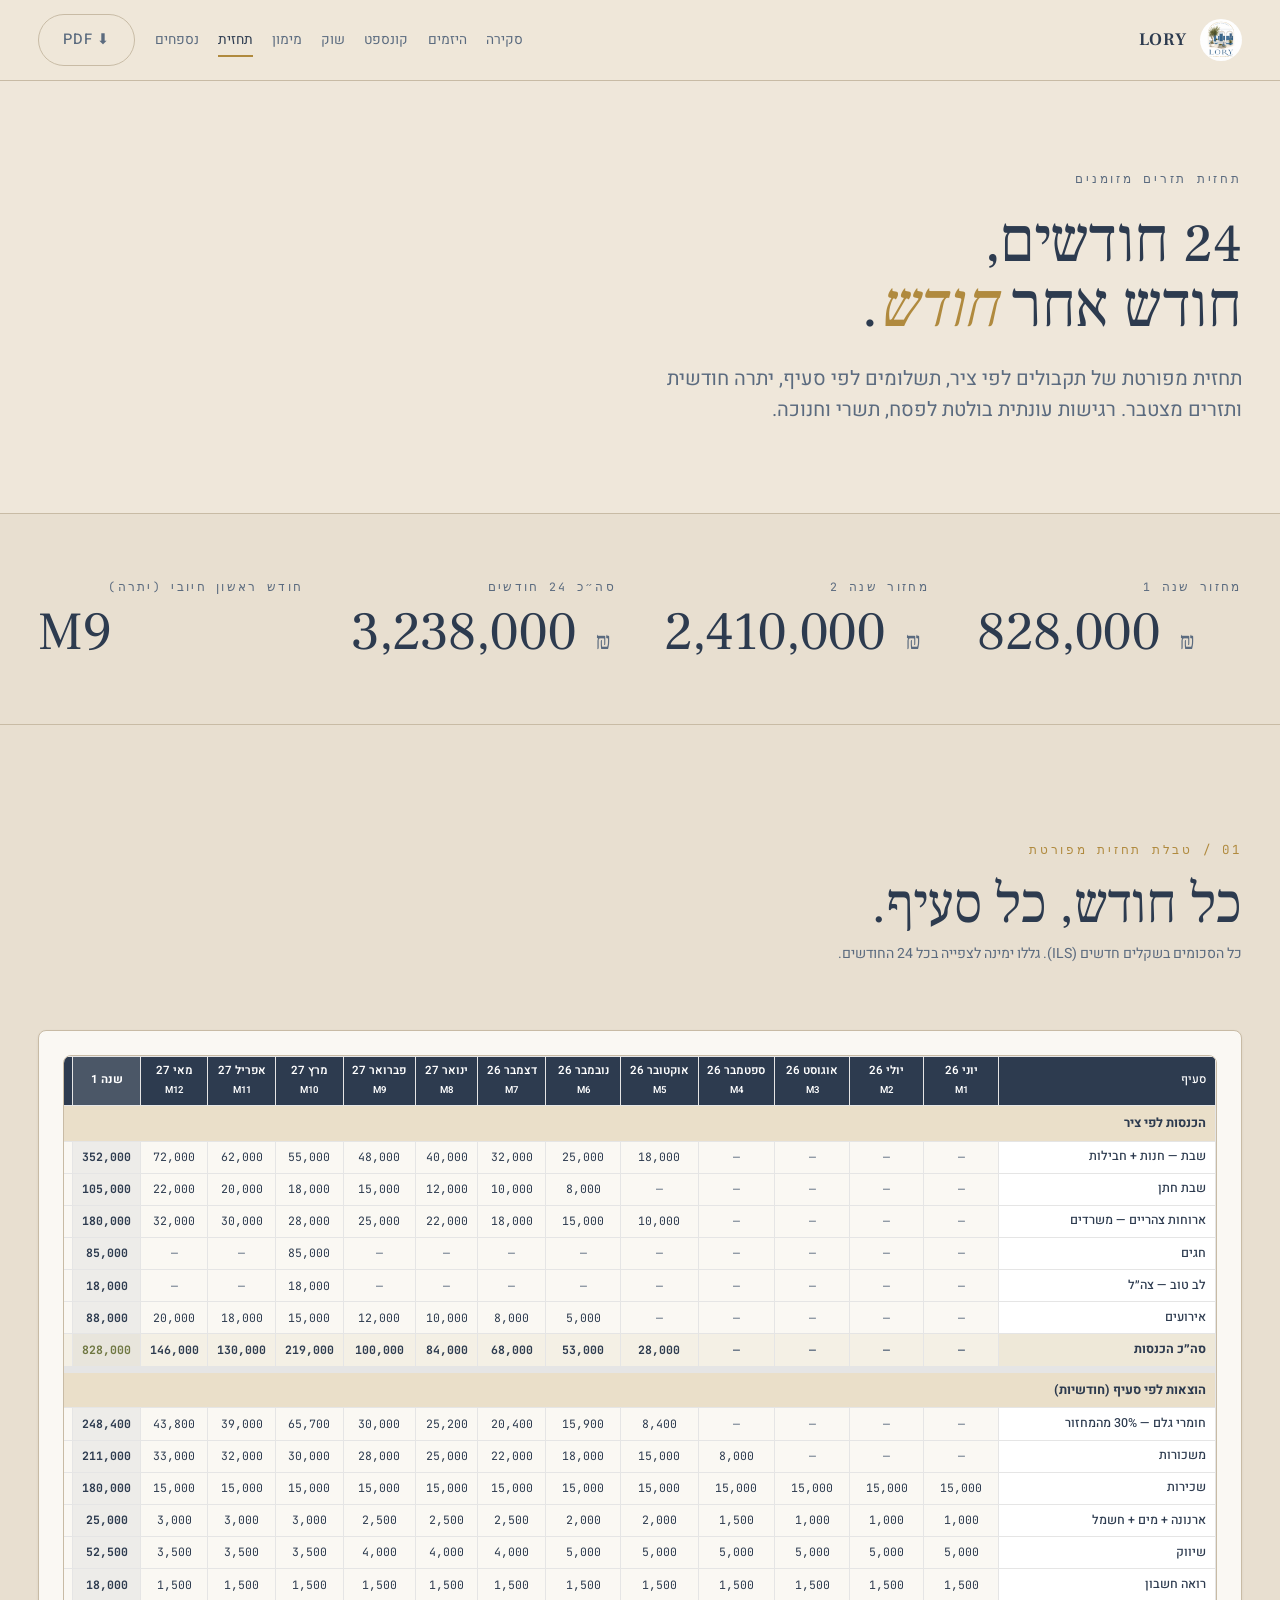
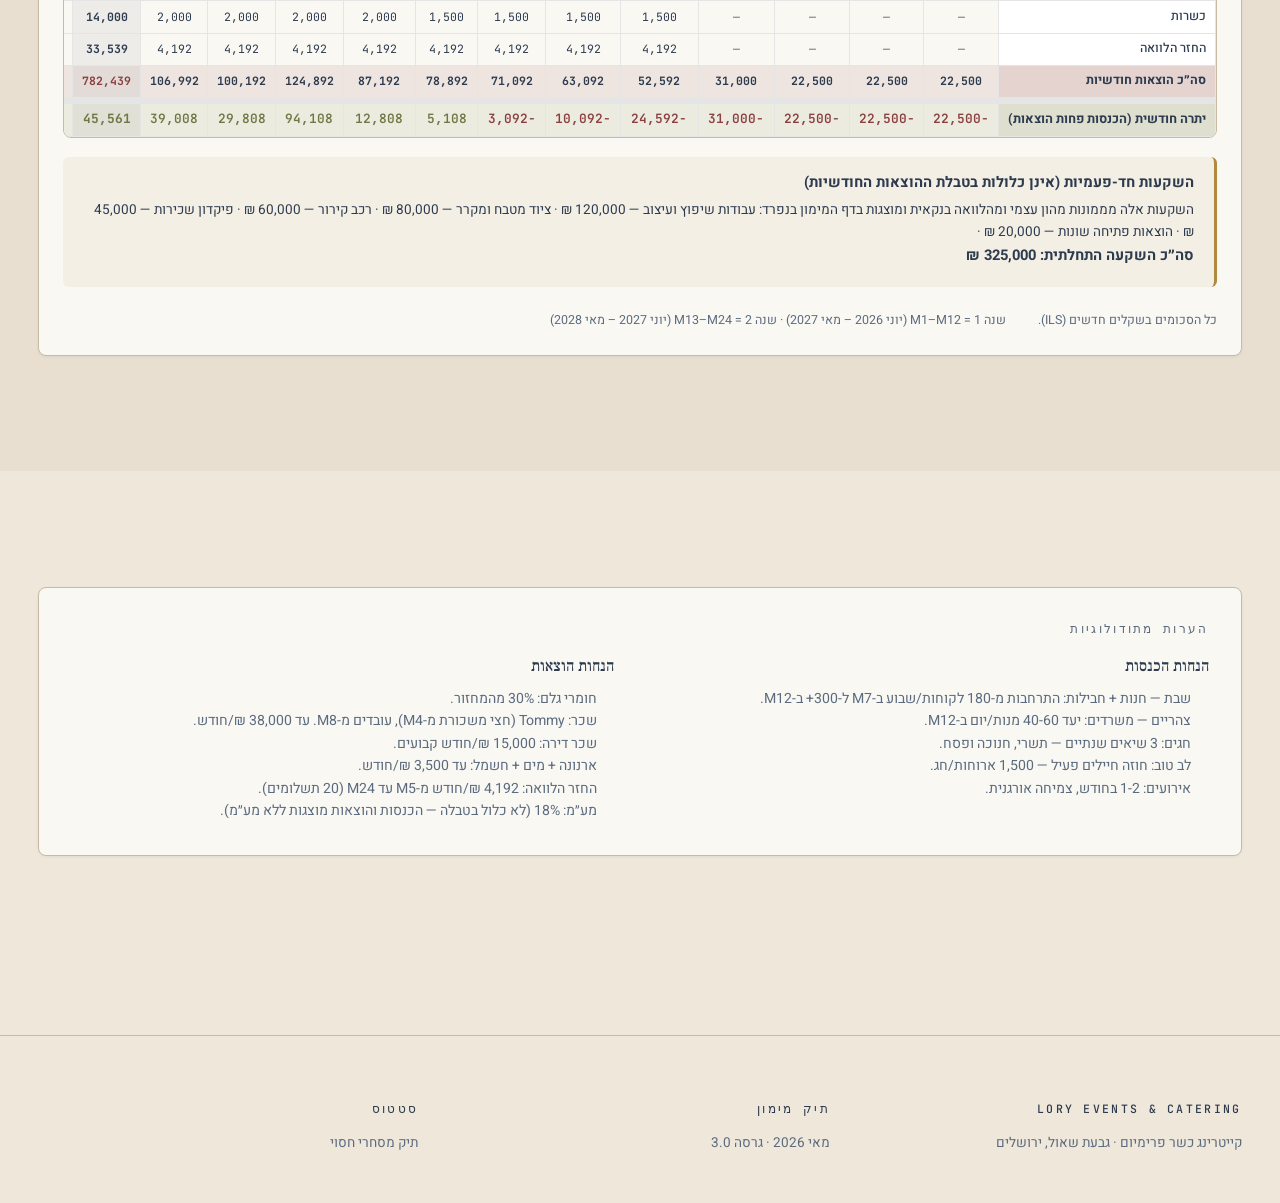
<file: previsionnel.html>
<!DOCTYPE html>
<html lang="he" dir="rtl">
<head>
<meta charset="UTF-8">
<meta name="viewport" content="width=device-width, initial-scale=1.0">
<title>LORY — תחזית פיננסית</title>
<link rel="icon" type="image/png" href="img/favicon.png">
<link rel="preconnect" href="https://fonts.googleapis.com">
<link rel="preconnect" href="https://fonts.gstatic.com" crossorigin>
<link href="https://fonts.googleapis.com/css2?family=Frank+Ruhl+Libre:wght@300;400;500;700&family=Heebo:wght@300;400;500;700;800&family=JetBrains+Mono:wght@400;500&family=Montserrat:wght@300;400;500;600;700&family=Playfair+Display:wght@400;500;600;700&display=swap" rel="stylesheet">
<link rel="stylesheet" href="css/base.css">
<link rel="stylesheet" href="css/themes.css">
<style>
  .previs-scroll { overflow-x: auto; -webkit-overflow-scrolling: touch; }
  .tbl-previs { border-collapse: collapse; font-size: 0.78rem; min-width: 1800px; width: 100%; }
  .tbl-previs th, .tbl-previs td { padding: 0.35rem 0.55rem; border: 1px solid var(--border, #e5e5e5); white-space: nowrap; }
  .tbl-previs thead th { background: var(--ink, #1a1a1a); color: #fff; font-weight: 600; text-align: center; font-size: 0.72rem; }
  .tbl-previs thead th.col-label { text-align: right; min-width: 200px; position: sticky; right: 0; background: var(--ink, #1a1a1a); z-index: 2; }
  .tbl-previs .col-label { text-align: right; position: sticky; right: 0; background: #fff; z-index: 1; font-weight: 500; min-width: 200px; }
  .tbl-previs .num { text-align: center; font-variant-numeric: tabular-nums; font-family: var(--font-mono, monospace); font-size: 0.72rem; }
  .tbl-previs .num.zero { color: var(--ink-soft, #999); }
  .tbl-previs .num.pos { color: var(--positive, #22884a); font-weight: 600; }
  .tbl-previs .num.neg { color: var(--negative, #c0392b); font-weight: 600; }
  .tbl-previs .num.strong { font-weight: 700; }
  .tbl-previs .row-section { background: color-mix(in oklab, var(--accent, #8b6c3e) 12%, transparent); }
  .tbl-previs .row-section td { font-weight: 700; font-size: 0.8rem; padding: 0.45rem 0.55rem; }
  .tbl-previs .row-section .col-label { background: color-mix(in oklab, var(--accent, #8b6c3e) 12%, transparent); }
  .tbl-previs .row-subtotal { background: color-mix(in oklab, var(--accent, #8b6c3e) 8%, transparent); }
  .tbl-previs .row-subtotal td { font-weight: 700; }
  .tbl-previs .row-subtotal .col-label { background: color-mix(in oklab, var(--accent, #8b6c3e) 8%, transparent); }
  .tbl-previs .row-total-charges { background: color-mix(in oklab, var(--negative, #c0392b) 10%, transparent); }
  .tbl-previs .row-total-charges td { font-weight: 700; }
  .tbl-previs .row-total-charges .col-label { background: color-mix(in oklab, var(--negative, #c0392b) 10%, transparent); }
  .tbl-previs .row-solde { background: color-mix(in oklab, var(--positive, #22884a) 10%, transparent); }
  .tbl-previs .row-solde td { font-weight: 700; font-size: 0.8rem; }
  .tbl-previs .row-solde .col-label { background: color-mix(in oklab, var(--positive, #22884a) 10%, transparent); }
  .tbl-previs .col-y1, .tbl-previs .col-y2, .tbl-previs .col-total { background: color-mix(in oklab, var(--ink, #1a1a1a) 6%, transparent); font-weight: 700; }
  .tbl-previs thead .col-y1, .tbl-previs thead .col-y2, .tbl-previs thead .col-total { background: color-mix(in oklab, var(--ink, #1a1a1a) 85%, transparent); }
  .tbl-previs .row-sep td { padding: 0; height: 6px; background: var(--border, #e5e5e5); }
  .tbl-previs tr:hover td:not(.col-label) { background: color-mix(in oklab, var(--accent, #8b6c3e) 6%, transparent); }
  .invest-note { background: color-mix(in oklab, var(--accent, #8b6c3e) 8%, transparent); border-right: 3px solid var(--accent, #8b6c3e); padding: 0.9rem 1.2rem; border-radius: 6px; margin-top: 1.2rem; font-size: 0.85rem; }
  .invest-note strong { display: block; margin-bottom: 0.35rem; font-size: 0.92rem; }
</style>
</head>
<body>

<!-- NAV -->
<nav class="nav"><div class="nav-inner">
  <a class="nav-brand" href="index.html"><img src="img/logo-nav.png" alt="LORY" class="nav-logo"><span class="name">LORY</span></a>
  <ul class="nav-links">
    <li><a href="index.html">סקירה</a></li>
    <li><a href="porteurs.html">היזמים</a></li>
    <li><a href="concept.html">קונספט</a></li>
    <li><a href="marche.html">שוק</a></li>
    <li><a href="financement.html">מימון</a></li>
    <li><a href="previsionnel.html" class="active">תחזית</a></li>
    <li><a href="annexes.html">נספחים</a></li>
  </ul>
  <a href="print.html" class="btn btn-ghost no-print" target="_blank">&#x2B07; PDF</a>
</div></nav>

<!-- HERO -->
<header class="hero page-hero">
  <div class="wrap">
    <div class="hero-eyebrow">תחזית תזרים מזומנים</div>
    <h1 class="hero-title">24 חודשים,<br>חודש אחר <em>חודש</em>.</h1>
    <p class="hero-lede">תחזית מפורטת של תקבולים לפי ציר, תשלומים לפי סעיף, יתרה חודשית ותזרים מצטבר. רגישות עונתית בולטת לפסח, תשרי וחנוכה.</p>
  </div>
</header>

<!-- KPIs -->
<section class="kpi-band">
  <div class="wrap">
    <div class="kpi-grid">
      <div class="kpi">
        <div class="kpi-label">מחזור שנה 1</div>
        <div class="kpi-value">828,000 <span class="unit">₪</span></div>
      </div>
      <div class="kpi">
        <div class="kpi-label">מחזור שנה 2</div>
        <div class="kpi-value">2,410,000 <span class="unit">₪</span></div>
      </div>
      <div class="kpi">
        <div class="kpi-label">סה״כ 24 חודשים</div>
        <div class="kpi-value">3,238,000 <span class="unit">₪</span></div>
      </div>
      <div class="kpi">
        <div class="kpi-label">חודש ראשון חיובי (יתרה)</div>
        <div class="kpi-value">M9</div>
      </div>
    </div>
  </div>
</section>

<!-- TABLE SECTION -->
<section class="section" style="background:var(--bg-band);">
  <div class="wrap">
    <header class="section-head">
      <div>
        <div class="section-num">01 / טבלת תחזית מפורטת</div>
        <h2 class="section-title">כל חודש, כל סעיף.</h2>
        <p style="color:var(--ink-soft);font-size:0.88rem;margin-top:0.5rem;">כל הסכומים בשקלים חדשים (ILS). גללו ימינה לצפייה בכל 24 החודשים.</p>
      </div>
    </header>

    <div class="card" style="padding:1.5rem;">
      <div class="previs-scroll">
        <table class="tbl-previs">
          <thead>
            <tr>
              <th class="col-label">סעיף</th>
              <th>יוני 26<br><small>M1</small></th>
              <th>יולי 26<br><small>M2</small></th>
              <th>אוגוסט 26<br><small>M3</small></th>
              <th>ספטמבר 26<br><small>M4</small></th>
              <th>אוקטובר 26<br><small>M5</small></th>
              <th>נובמבר 26<br><small>M6</small></th>
              <th>דצמבר 26<br><small>M7</small></th>
              <th>ינואר 27<br><small>M8</small></th>
              <th>פברואר 27<br><small>M9</small></th>
              <th>מרץ 27<br><small>M10</small></th>
              <th>אפריל 27<br><small>M11</small></th>
              <th>מאי 27<br><small>M12</small></th>
              <th class="col-y1">שנה 1</th>
              <th>יוני 27<br><small>M13</small></th>
              <th>יולי 27<br><small>M14</small></th>
              <th>אוגוסט 27<br><small>M15</small></th>
              <th>ספטמבר 27<br><small>M16</small></th>
              <th>אוקטובר 27<br><small>M17</small></th>
              <th>נובמבר 27<br><small>M18</small></th>
              <th>דצמבר 27<br><small>M19</small></th>
              <th>ינואר 28<br><small>M20</small></th>
              <th>פברואר 28<br><small>M21</small></th>
              <th>מרץ 28<br><small>M22</small></th>
              <th>אפריל 28<br><small>M23</small></th>
              <th>מאי 28<br><small>M24</small></th>
              <th class="col-y2">שנה 2</th>
              <th class="col-total">סה״כ 24 חד׳</th>
            </tr>
          </thead>
          <tbody>

            <!-- ===== REVENUE SECTION ===== -->
            <tr class="row-section">
              <td class="col-label" colspan="27">הכנסות לפי ציר</td>
            </tr>

            <!-- שבת חנות+חבילות -->
            <tr>
              <td class="col-label">שבת — חנות + חבילות</td>
              <td class="num zero">—</td>
              <td class="num zero">—</td>
              <td class="num zero">—</td>
              <td class="num zero">—</td>
              <td class="num">18,000</td>
              <td class="num">25,000</td>
              <td class="num">32,000</td>
              <td class="num">40,000</td>
              <td class="num">48,000</td>
              <td class="num">55,000</td>
              <td class="num">62,000</td>
              <td class="num">72,000</td>
              <td class="num col-y1 strong">352,000</td>
              <td class="num">78,000</td>
              <td class="num">82,000</td>
              <td class="num">85,000</td>
              <td class="num">88,000</td>
              <td class="num">90,000</td>
              <td class="num">95,000</td>
              <td class="num">98,000</td>
              <td class="num">100,000</td>
              <td class="num">102,000</td>
              <td class="num">105,000</td>
              <td class="num">106,000</td>
              <td class="num">108,000</td>
              <td class="num col-y2 strong">1,137,000</td>
              <td class="num col-total strong">1,489,000</td>
            </tr>

            <!-- שבת חתן -->
            <tr>
              <td class="col-label">שבת חתן</td>
              <td class="num zero">—</td>
              <td class="num zero">—</td>
              <td class="num zero">—</td>
              <td class="num zero">—</td>
              <td class="num zero">—</td>
              <td class="num">8,000</td>
              <td class="num">10,000</td>
              <td class="num">12,000</td>
              <td class="num">15,000</td>
              <td class="num">18,000</td>
              <td class="num">20,000</td>
              <td class="num">22,000</td>
              <td class="num col-y1 strong">105,000</td>
              <td class="num">22,000</td>
              <td class="num">24,000</td>
              <td class="num">25,000</td>
              <td class="num">25,000</td>
              <td class="num">26,000</td>
              <td class="num">27,000</td>
              <td class="num">27,000</td>
              <td class="num">28,000</td>
              <td class="num">28,000</td>
              <td class="num">29,000</td>
              <td class="num">30,000</td>
              <td class="num">30,000</td>
              <td class="num col-y2 strong">321,000</td>
              <td class="num col-total strong">426,000</td>
            </tr>

            <!-- ארוחות צהריים -->
            <tr>
              <td class="col-label">ארוחות צהריים — משרדים</td>
              <td class="num zero">—</td>
              <td class="num zero">—</td>
              <td class="num zero">—</td>
              <td class="num zero">—</td>
              <td class="num">10,000</td>
              <td class="num">15,000</td>
              <td class="num">18,000</td>
              <td class="num">22,000</td>
              <td class="num">25,000</td>
              <td class="num">28,000</td>
              <td class="num">30,000</td>
              <td class="num">32,000</td>
              <td class="num col-y1 strong">180,000</td>
              <td class="num">33,000</td>
              <td class="num">34,000</td>
              <td class="num">35,000</td>
              <td class="num">36,000</td>
              <td class="num">37,000</td>
              <td class="num">38,000</td>
              <td class="num">38,000</td>
              <td class="num">39,000</td>
              <td class="num">40,000</td>
              <td class="num">41,000</td>
              <td class="num">41,000</td>
              <td class="num">42,000</td>
              <td class="num col-y2 strong">454,000</td>
              <td class="num col-total strong">634,000</td>
            </tr>

            <!-- חגים -->
            <tr>
              <td class="col-label">חגים</td>
              <td class="num zero">—</td>
              <td class="num zero">—</td>
              <td class="num zero">—</td>
              <td class="num zero">—</td>
              <td class="num zero">—</td>
              <td class="num zero">—</td>
              <td class="num zero">—</td>
              <td class="num zero">—</td>
              <td class="num zero">—</td>
              <td class="num">85,000</td>
              <td class="num zero">—</td>
              <td class="num zero">—</td>
              <td class="num col-y1 strong">85,000</td>
              <td class="num">45,000</td>
              <td class="num zero">—</td>
              <td class="num zero">—</td>
              <td class="num">30,000</td>
              <td class="num zero">—</td>
              <td class="num zero">—</td>
              <td class="num zero">—</td>
              <td class="num zero">—</td>
              <td class="num zero">—</td>
              <td class="num">90,000</td>
              <td class="num zero">—</td>
              <td class="num zero">—</td>
              <td class="num col-y2 strong">165,000</td>
              <td class="num col-total strong">250,000</td>
            </tr>

            <!-- לב טוב צהל -->
            <tr>
              <td class="col-label">לב טוב — צה״ל</td>
              <td class="num zero">—</td>
              <td class="num zero">—</td>
              <td class="num zero">—</td>
              <td class="num zero">—</td>
              <td class="num zero">—</td>
              <td class="num zero">—</td>
              <td class="num zero">—</td>
              <td class="num zero">—</td>
              <td class="num zero">—</td>
              <td class="num">18,000</td>
              <td class="num zero">—</td>
              <td class="num zero">—</td>
              <td class="num col-y1 strong">18,000</td>
              <td class="num zero">—</td>
              <td class="num zero">—</td>
              <td class="num zero">—</td>
              <td class="num zero">—</td>
              <td class="num">18,000</td>
              <td class="num zero">—</td>
              <td class="num zero">—</td>
              <td class="num zero">—</td>
              <td class="num zero">—</td>
              <td class="num">18,000</td>
              <td class="num zero">—</td>
              <td class="num zero">—</td>
              <td class="num col-y2 strong">36,000</td>
              <td class="num col-total strong">54,000</td>
            </tr>

            <!-- אירועים -->
            <tr>
              <td class="col-label">אירועים</td>
              <td class="num zero">—</td>
              <td class="num zero">—</td>
              <td class="num zero">—</td>
              <td class="num zero">—</td>
              <td class="num zero">—</td>
              <td class="num">5,000</td>
              <td class="num">8,000</td>
              <td class="num">10,000</td>
              <td class="num">12,000</td>
              <td class="num">15,000</td>
              <td class="num">18,000</td>
              <td class="num">20,000</td>
              <td class="num col-y1 strong">88,000</td>
              <td class="num">20,000</td>
              <td class="num">22,000</td>
              <td class="num">22,000</td>
              <td class="num">24,000</td>
              <td class="num">24,000</td>
              <td class="num">25,000</td>
              <td class="num">25,000</td>
              <td class="num">26,000</td>
              <td class="num">26,000</td>
              <td class="num">27,000</td>
              <td class="num">28,000</td>
              <td class="num">28,000</td>
              <td class="num col-y2 strong">297,000</td>
              <td class="num col-total strong">385,000</td>
            </tr>

            <!-- סה״כ הכנסות -->
            <tr class="row-subtotal">
              <td class="col-label">סה״כ הכנסות</td>
              <td class="num zero">—</td>
              <td class="num zero">—</td>
              <td class="num zero">—</td>
              <td class="num zero">—</td>
              <td class="num">28,000</td>
              <td class="num">53,000</td>
              <td class="num">68,000</td>
              <td class="num">84,000</td>
              <td class="num">100,000</td>
              <td class="num">219,000</td>
              <td class="num">130,000</td>
              <td class="num">146,000</td>
              <td class="num col-y1 strong pos">828,000</td>
              <td class="num">198,000</td>
              <td class="num">162,000</td>
              <td class="num">167,000</td>
              <td class="num">203,000</td>
              <td class="num">195,000</td>
              <td class="num">185,000</td>
              <td class="num">188,000</td>
              <td class="num">193,000</td>
              <td class="num">196,000</td>
              <td class="num">310,000</td>
              <td class="num">205,000</td>
              <td class="num">208,000</td>
              <td class="num col-y2 strong pos">2,410,000</td>
              <td class="num col-total strong pos">3,238,000</td>
            </tr>

            <!-- SEPARATOR -->
            <tr class="row-sep"><td colspan="27"></td></tr>

            <!-- ===== CHARGES SECTION ===== -->
            <tr class="row-section">
              <td class="col-label" colspan="27">הוצאות לפי סעיף (חודשיות)</td>
            </tr>

            <!-- חומרי גלם 30% -->
            <tr>
              <td class="col-label">חומרי גלם — 30% מהמחזור</td>
              <td class="num zero">—</td>
              <td class="num zero">—</td>
              <td class="num zero">—</td>
              <td class="num zero">—</td>
              <td class="num">8,400</td>
              <td class="num">15,900</td>
              <td class="num">20,400</td>
              <td class="num">25,200</td>
              <td class="num">30,000</td>
              <td class="num">65,700</td>
              <td class="num">39,000</td>
              <td class="num">43,800</td>
              <td class="num col-y1 strong">248,400</td>
              <td class="num">59,400</td>
              <td class="num">48,600</td>
              <td class="num">50,100</td>
              <td class="num">60,900</td>
              <td class="num">58,500</td>
              <td class="num">55,500</td>
              <td class="num">56,400</td>
              <td class="num">57,900</td>
              <td class="num">58,800</td>
              <td class="num">93,000</td>
              <td class="num">61,500</td>
              <td class="num">62,400</td>
              <td class="num col-y2 strong">723,000</td>
              <td class="num col-total strong">971,400</td>
            </tr>

            <!-- משכורות -->
            <tr>
              <td class="col-label">משכורות</td>
              <td class="num zero">—</td>
              <td class="num zero">—</td>
              <td class="num zero">—</td>
              <td class="num">8,000</td>
              <td class="num">15,000</td>
              <td class="num">18,000</td>
              <td class="num">22,000</td>
              <td class="num">25,000</td>
              <td class="num">28,000</td>
              <td class="num">30,000</td>
              <td class="num">32,000</td>
              <td class="num">33,000</td>
              <td class="num col-y1 strong">211,000</td>
              <td class="num">33,000</td>
              <td class="num">34,000</td>
              <td class="num">34,000</td>
              <td class="num">35,000</td>
              <td class="num">35,000</td>
              <td class="num">36,000</td>
              <td class="num">36,000</td>
              <td class="num">36,000</td>
              <td class="num">37,000</td>
              <td class="num">37,000</td>
              <td class="num">38,000</td>
              <td class="num">38,000</td>
              <td class="num col-y2 strong">429,000</td>
              <td class="num col-total strong">640,000</td>
            </tr>

            <!-- שכירות -->
            <tr>
              <td class="col-label">שכירות</td>
              <td class="num">15,000</td>
              <td class="num">15,000</td>
              <td class="num">15,000</td>
              <td class="num">15,000</td>
              <td class="num">15,000</td>
              <td class="num">15,000</td>
              <td class="num">15,000</td>
              <td class="num">15,000</td>
              <td class="num">15,000</td>
              <td class="num">15,000</td>
              <td class="num">15,000</td>
              <td class="num">15,000</td>
              <td class="num col-y1 strong">180,000</td>
              <td class="num">15,000</td>
              <td class="num">15,000</td>
              <td class="num">15,000</td>
              <td class="num">15,000</td>
              <td class="num">15,000</td>
              <td class="num">15,000</td>
              <td class="num">15,000</td>
              <td class="num">15,000</td>
              <td class="num">15,000</td>
              <td class="num">15,000</td>
              <td class="num">15,000</td>
              <td class="num">15,000</td>
              <td class="num col-y2 strong">180,000</td>
              <td class="num col-total strong">360,000</td>
            </tr>

            <!-- ארנונה+מים+חשמל -->
            <tr>
              <td class="col-label">ארנונה + מים + חשמל</td>
              <td class="num">1,000</td>
              <td class="num">1,000</td>
              <td class="num">1,000</td>
              <td class="num">1,500</td>
              <td class="num">2,000</td>
              <td class="num">2,000</td>
              <td class="num">2,500</td>
              <td class="num">2,500</td>
              <td class="num">2,500</td>
              <td class="num">3,000</td>
              <td class="num">3,000</td>
              <td class="num">3,000</td>
              <td class="num col-y1 strong">25,000</td>
              <td class="num">3,000</td>
              <td class="num">3,000</td>
              <td class="num">3,000</td>
              <td class="num">3,000</td>
              <td class="num">3,500</td>
              <td class="num">3,500</td>
              <td class="num">3,500</td>
              <td class="num">3,500</td>
              <td class="num">3,500</td>
              <td class="num">3,500</td>
              <td class="num">3,500</td>
              <td class="num">3,500</td>
              <td class="num col-y2 strong">40,000</td>
              <td class="num col-total strong">65,000</td>
            </tr>

            <!-- שיווק -->
            <tr>
              <td class="col-label">שיווק</td>
              <td class="num">5,000</td>
              <td class="num">5,000</td>
              <td class="num">5,000</td>
              <td class="num">5,000</td>
              <td class="num">5,000</td>
              <td class="num">5,000</td>
              <td class="num">4,000</td>
              <td class="num">4,000</td>
              <td class="num">4,000</td>
              <td class="num">3,500</td>
              <td class="num">3,500</td>
              <td class="num">3,500</td>
              <td class="num col-y1 strong">52,500</td>
              <td class="num">3,000</td>
              <td class="num">3,000</td>
              <td class="num">3,000</td>
              <td class="num">3,000</td>
              <td class="num">2,500</td>
              <td class="num">2,500</td>
              <td class="num">2,500</td>
              <td class="num">2,500</td>
              <td class="num">2,500</td>
              <td class="num">2,500</td>
              <td class="num">2,500</td>
              <td class="num">2,500</td>
              <td class="num col-y2 strong">32,000</td>
              <td class="num col-total strong">84,500</td>
            </tr>

            <!-- רואה חשבון -->
            <tr>
              <td class="col-label">רואה חשבון</td>
              <td class="num">1,500</td>
              <td class="num">1,500</td>
              <td class="num">1,500</td>
              <td class="num">1,500</td>
              <td class="num">1,500</td>
              <td class="num">1,500</td>
              <td class="num">1,500</td>
              <td class="num">1,500</td>
              <td class="num">1,500</td>
              <td class="num">1,500</td>
              <td class="num">1,500</td>
              <td class="num">1,500</td>
              <td class="num col-y1 strong">18,000</td>
              <td class="num">1,500</td>
              <td class="num">1,500</td>
              <td class="num">1,500</td>
              <td class="num">1,500</td>
              <td class="num">1,500</td>
              <td class="num">1,500</td>
              <td class="num">1,500</td>
              <td class="num">1,500</td>
              <td class="num">1,500</td>
              <td class="num">1,500</td>
              <td class="num">1,500</td>
              <td class="num">1,500</td>
              <td class="num col-y2 strong">18,000</td>
              <td class="num col-total strong">36,000</td>
            </tr>

            <!-- כשרות -->
            <tr>
              <td class="col-label">כשרות</td>
              <td class="num zero">—</td>
              <td class="num zero">—</td>
              <td class="num zero">—</td>
              <td class="num zero">—</td>
              <td class="num">1,500</td>
              <td class="num">1,500</td>
              <td class="num">1,500</td>
              <td class="num">1,500</td>
              <td class="num">2,000</td>
              <td class="num">2,000</td>
              <td class="num">2,000</td>
              <td class="num">2,000</td>
              <td class="num col-y1 strong">14,000</td>
              <td class="num">2,000</td>
              <td class="num">2,000</td>
              <td class="num">2,000</td>
              <td class="num">2,000</td>
              <td class="num">2,000</td>
              <td class="num">2,000</td>
              <td class="num">2,000</td>
              <td class="num">2,000</td>
              <td class="num">2,000</td>
              <td class="num">2,000</td>
              <td class="num">2,000</td>
              <td class="num">2,000</td>
              <td class="num col-y2 strong">24,000</td>
              <td class="num col-total strong">38,000</td>
            </tr>

            <!-- החזר הלוואה -->
            <tr>
              <td class="col-label">החזר הלוואה</td>
              <td class="num zero">—</td>
              <td class="num zero">—</td>
              <td class="num zero">—</td>
              <td class="num zero">—</td>
              <td class="num">4,192</td>
              <td class="num">4,192</td>
              <td class="num">4,192</td>
              <td class="num">4,192</td>
              <td class="num">4,192</td>
              <td class="num">4,192</td>
              <td class="num">4,192</td>
              <td class="num">4,192</td>
              <td class="num col-y1 strong">33,539</td>
              <td class="num">4,192</td>
              <td class="num">4,192</td>
              <td class="num">4,192</td>
              <td class="num">4,192</td>
              <td class="num">4,192</td>
              <td class="num">4,192</td>
              <td class="num">4,192</td>
              <td class="num">4,192</td>
              <td class="num">4,192</td>
              <td class="num">4,192</td>
              <td class="num">4,192</td>
              <td class="num">4,192</td>
              <td class="num col-y2 strong">50,309</td>
              <td class="num col-total strong">83,848</td>
            </tr>

            <!-- סה״כ הוצאות -->
            <tr class="row-total-charges">
              <td class="col-label">סה״כ הוצאות חודשיות</td>
              <td class="num">22,500</td>
              <td class="num">22,500</td>
              <td class="num">22,500</td>
              <td class="num">31,000</td>
              <td class="num">52,592</td>
              <td class="num">63,092</td>
              <td class="num">71,092</td>
              <td class="num">78,892</td>
              <td class="num">87,192</td>
              <td class="num">124,892</td>
              <td class="num">100,192</td>
              <td class="num">106,992</td>
              <td class="num col-y1 strong neg">782,439</td>
              <td class="num">121,092</td>
              <td class="num">111,292</td>
              <td class="num">112,792</td>
              <td class="num">124,592</td>
              <td class="num">122,192</td>
              <td class="num">120,192</td>
              <td class="num">121,092</td>
              <td class="num">122,592</td>
              <td class="num">124,492</td>
              <td class="num">158,692</td>
              <td class="num">128,192</td>
              <td class="num">129,092</td>
              <td class="num col-y2 strong neg">1,496,309</td>
              <td class="num col-total strong neg">2,278,748</td>
            </tr>

            <!-- SEPARATOR -->
            <tr class="row-sep"><td colspan="27"></td></tr>

            <!-- ===== SOLDE MENSUEL ===== -->
            <tr class="row-solde">
              <td class="col-label">יתרה חודשית (הכנסות פחות הוצאות)</td>
              <td class="num neg">−22,500</td>
              <td class="num neg">−22,500</td>
              <td class="num neg">−22,500</td>
              <td class="num neg">−31,000</td>
              <td class="num neg">−24,592</td>
              <td class="num neg">−10,092</td>
              <td class="num neg">−3,092</td>
              <td class="num pos">5,108</td>
              <td class="num pos">12,808</td>
              <td class="num pos">94,108</td>
              <td class="num pos">29,808</td>
              <td class="num pos">39,008</td>
              <td class="num col-y1 strong pos">45,561</td>
              <td class="num pos">76,908</td>
              <td class="num pos">50,708</td>
              <td class="num pos">54,208</td>
              <td class="num pos">78,408</td>
              <td class="num pos">72,808</td>
              <td class="num pos">64,808</td>
              <td class="num pos">66,908</td>
              <td class="num pos">70,408</td>
              <td class="num pos">71,508</td>
              <td class="num pos">151,308</td>
              <td class="num pos">76,808</td>
              <td class="num pos">78,908</td>
              <td class="num col-y2 strong pos">913,691</td>
              <td class="num col-total strong pos">959,252</td>
            </tr>

          </tbody>
        </table>
      </div>

      <!-- Investment note -->
      <div class="invest-note">
        <strong>השקעות חד-פעמיות (אינן כלולות בטבלת ההוצאות החודשיות)</strong>
        השקעות אלה מממונות מהון עצמי ומהלוואה בנקאית ומוצגות בדף המימון בנפרד: עבודות שיפוץ ועיצוב — 120,000 ₪ · ציוד מטבח ומקרר — 80,000 ₪ · רכב קירור — 60,000 ₪ · פיקדון שכירות — 45,000 ₪ · הוצאות פתיחה שונות — 20,000 ₪ · <strong>סה״כ השקעה התחלתית: 325,000 ₪</strong>
      </div>

      <div style="display:flex;gap:2rem;flex-wrap:wrap;margin-top:1.5rem;font-size:0.78rem;color:var(--ink-soft);">
        <div>כל הסכומים בשקלים חדשים (ILS).</div>
        <div>שנה 1 = M1–M12 (יוני 2026 – מאי 2027) · שנה 2 = M13–M24 (יוני 2027 – מאי 2028)</div>
      </div>
    </div>
  </div>
</section>

<!-- METHODOLOGY -->
<section class="section">
  <div class="wrap">
    <div class="card">
      <div class="eyebrow">הערות מתודולוגיות</div>
      <div class="split split-2" style="margin-top: 1rem;">
        <div>
          <h4 style="font-family: var(--font-display); font-weight: 500; margin: 0 0 0.5rem;">הנחות הכנסות</h4>
          <ul style="margin:0;padding-inline-start:1.1rem;font-size:0.88rem;line-height:1.6;color:var(--ink-soft);">
            <li>שבת — חנות + חבילות: התרחבות מ-180 לקוחות/שבוע ב-M7 ל-300+ ב-M12.</li>
            <li>צהריים — משרדים: יעד 40-60 מנות/יום ב-M12.</li>
            <li>חגים: 3 שיאים שנתיים — תשרי, חנוכה ופסח.</li>
            <li>לב טוב: חוזה חיילים פעיל — 1,500 ארוחות/חג.</li>
            <li>אירועים: 1-2 בחודש, צמיחה אורגנית.</li>
          </ul>
        </div>
        <div>
          <h4 style="font-family: var(--font-display); font-weight: 500; margin: 0 0 0.5rem;">הנחות הוצאות</h4>
          <ul style="margin:0;padding-inline-start:1.1rem;font-size:0.88rem;line-height:1.6;color:var(--ink-soft);">
            <li>חומרי גלם: 30% מהמחזור.</li>
            <li>שכר: Tommy (חצי משכורת מ-M4), עובדים מ-M8. עד 38,000 ₪/חודש.</li>
            <li>שכר דירה: 15,000 ₪/חודש קבועים.</li>
            <li>ארנונה + מים + חשמל: עד 3,500 ₪/חודש.</li>
            <li>החזר הלוואה: 4,192 ₪/חודש מ-M5 עד M24 (20 תשלומים).</li>
            <li>מע״מ: 18% (לא כלול בטבלה — הכנסות והוצאות מוצגות ללא מע״מ).</li>
          </ul>
        </div>
      </div>
    </div>
  </div>
</section>

<!-- FOOTER -->
<footer class="footer">
  <div class="wrap">
    <div class="footer-grid">
      <div><h5>LORY Events &amp; Catering</h5><p>קייטרינג כשר פרימיום · גבעת שאול, ירושלים</p></div>
      <div><h5>תיק מימון</h5><p>מאי 2026 · גרסה 3.0</p></div>
      <div><h5>סטטוס</h5><p>תיק מסחרי חסוי</p></div>
    </div>
  </div>
</footer>

<script src="js/shared.js"></script>
</body>
</html>
</file>
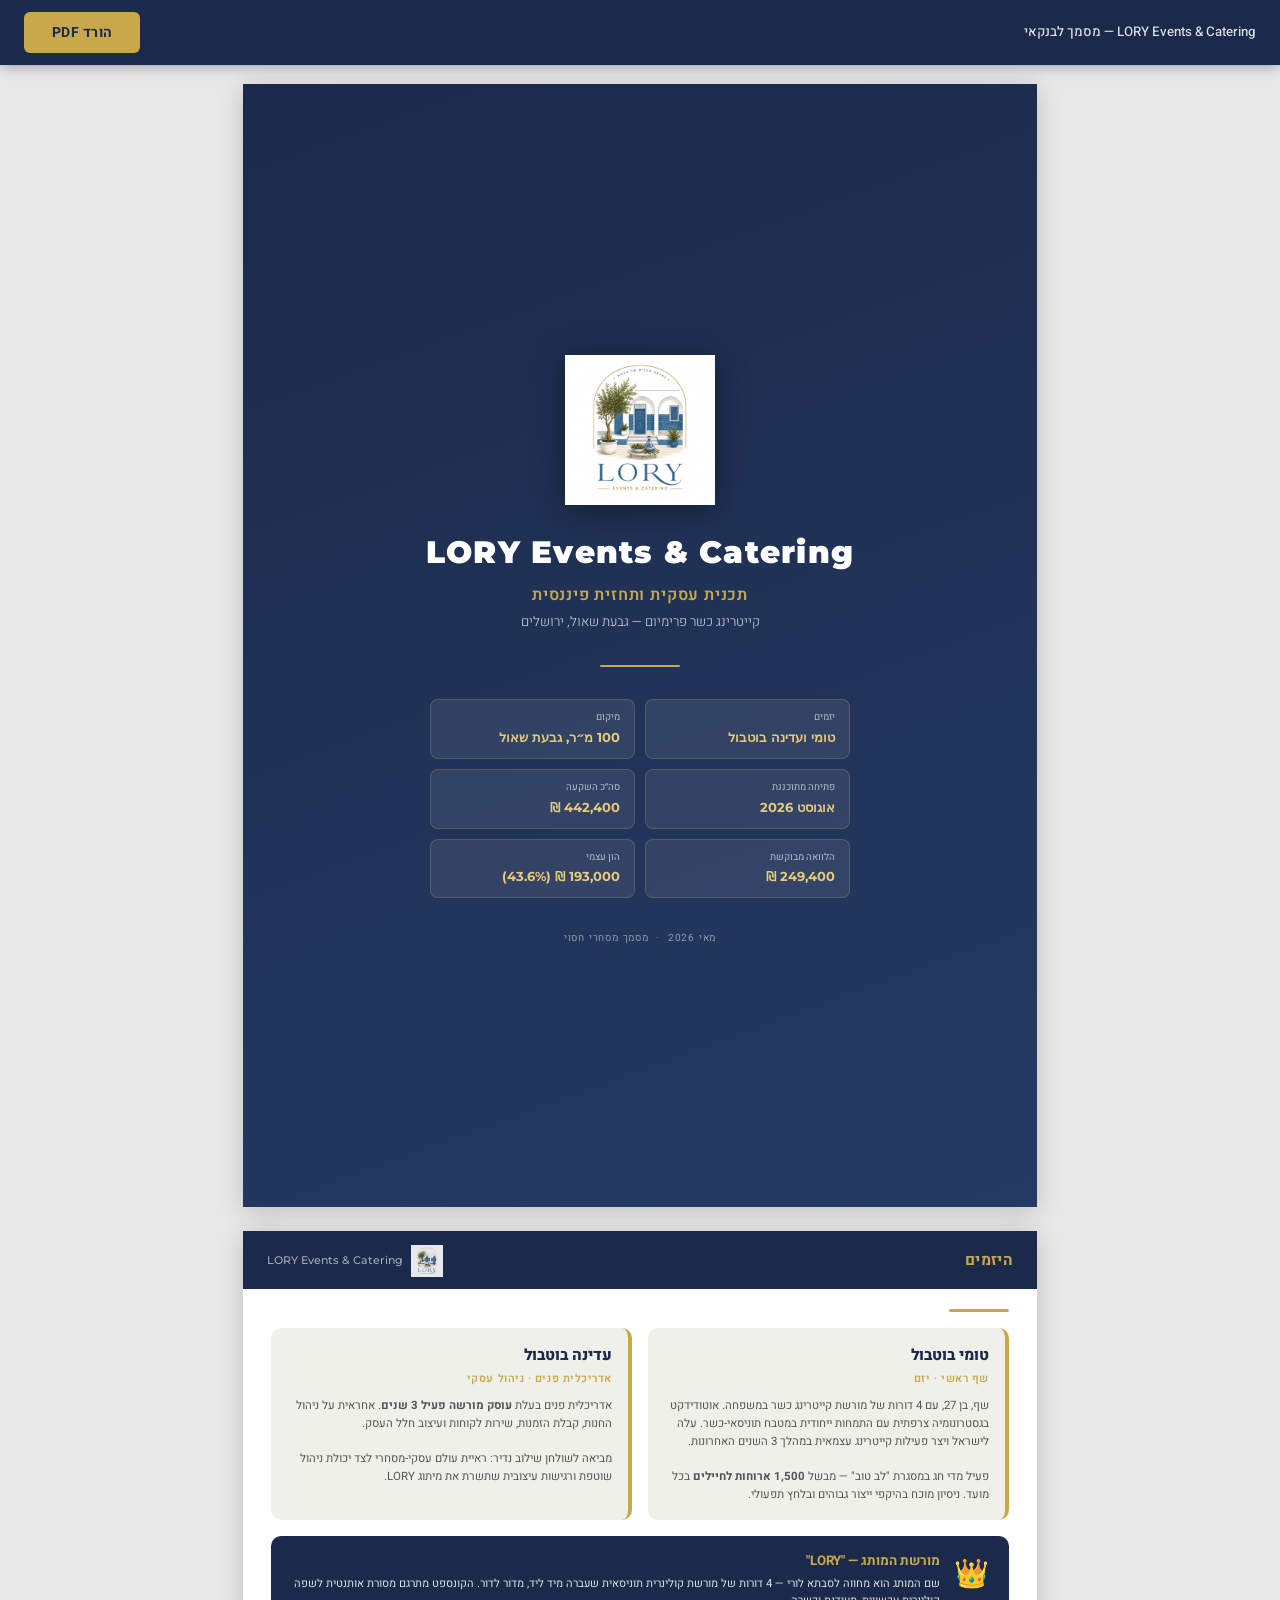
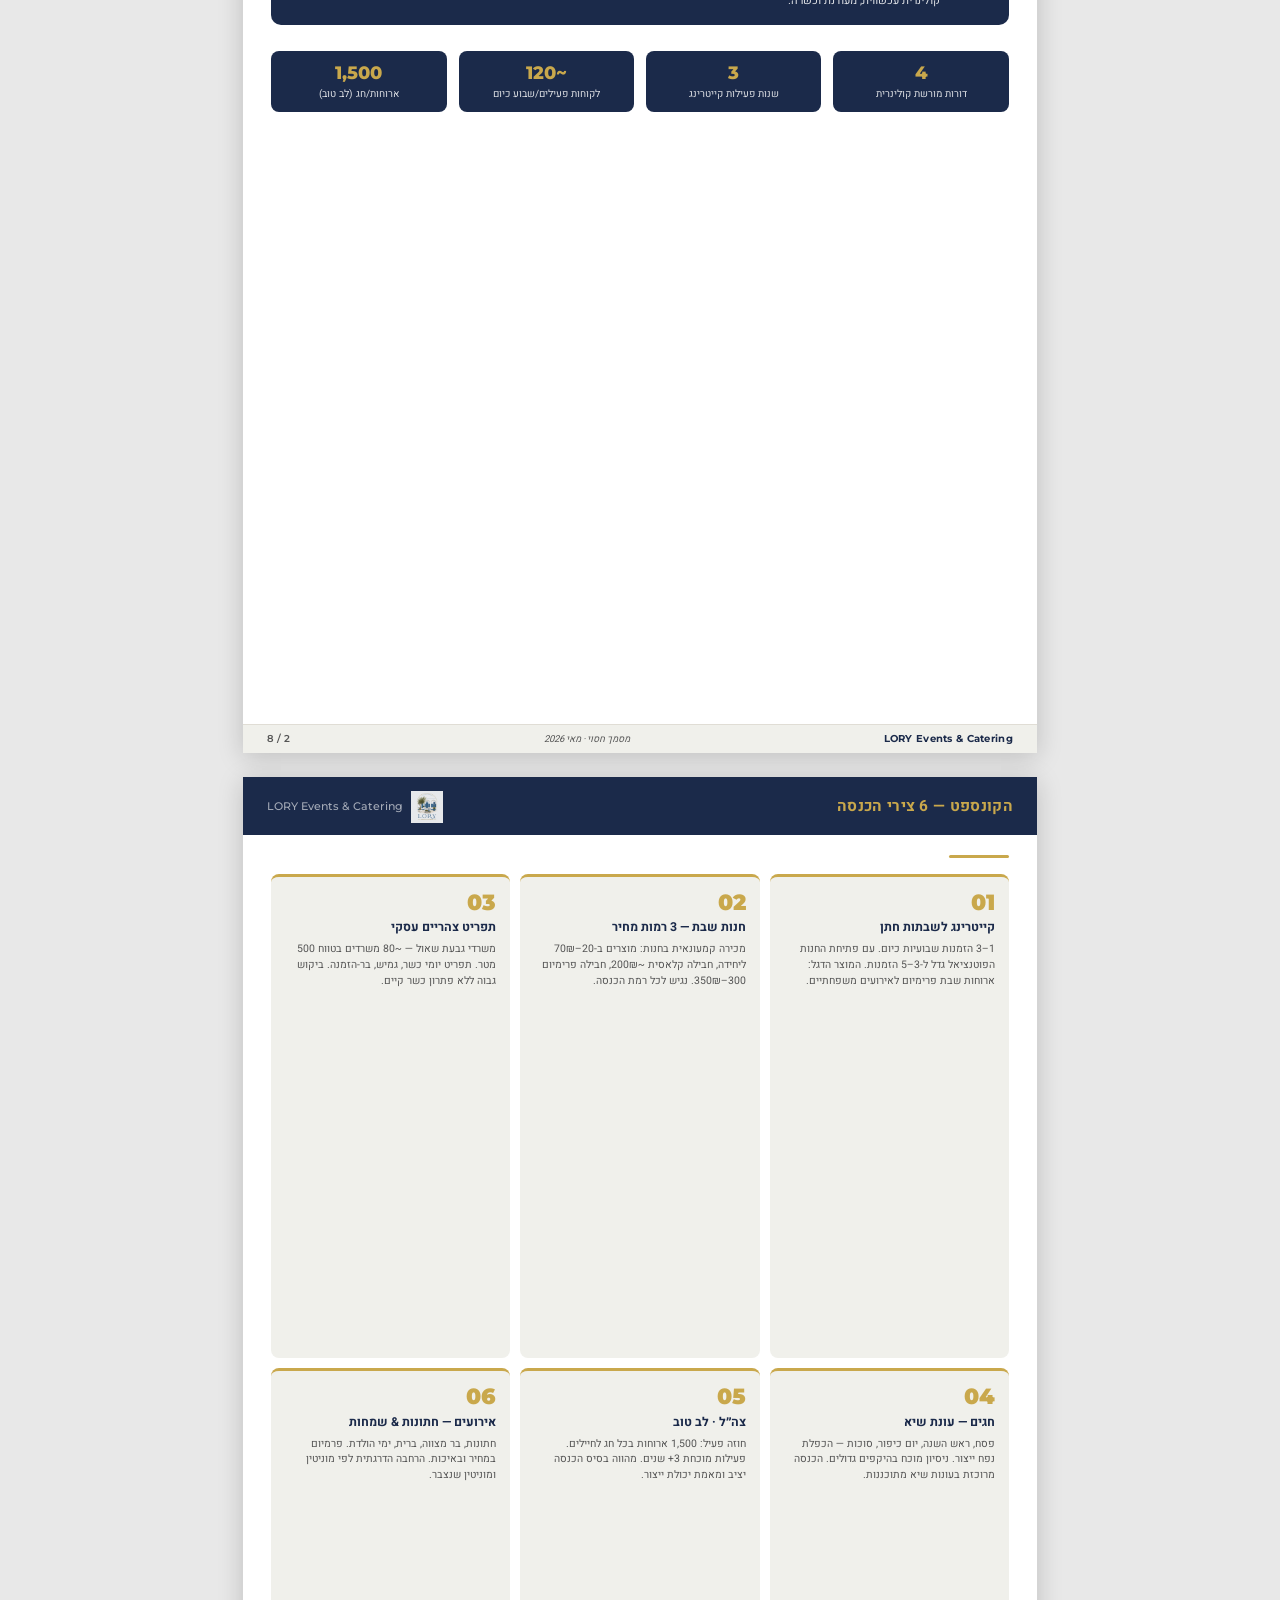
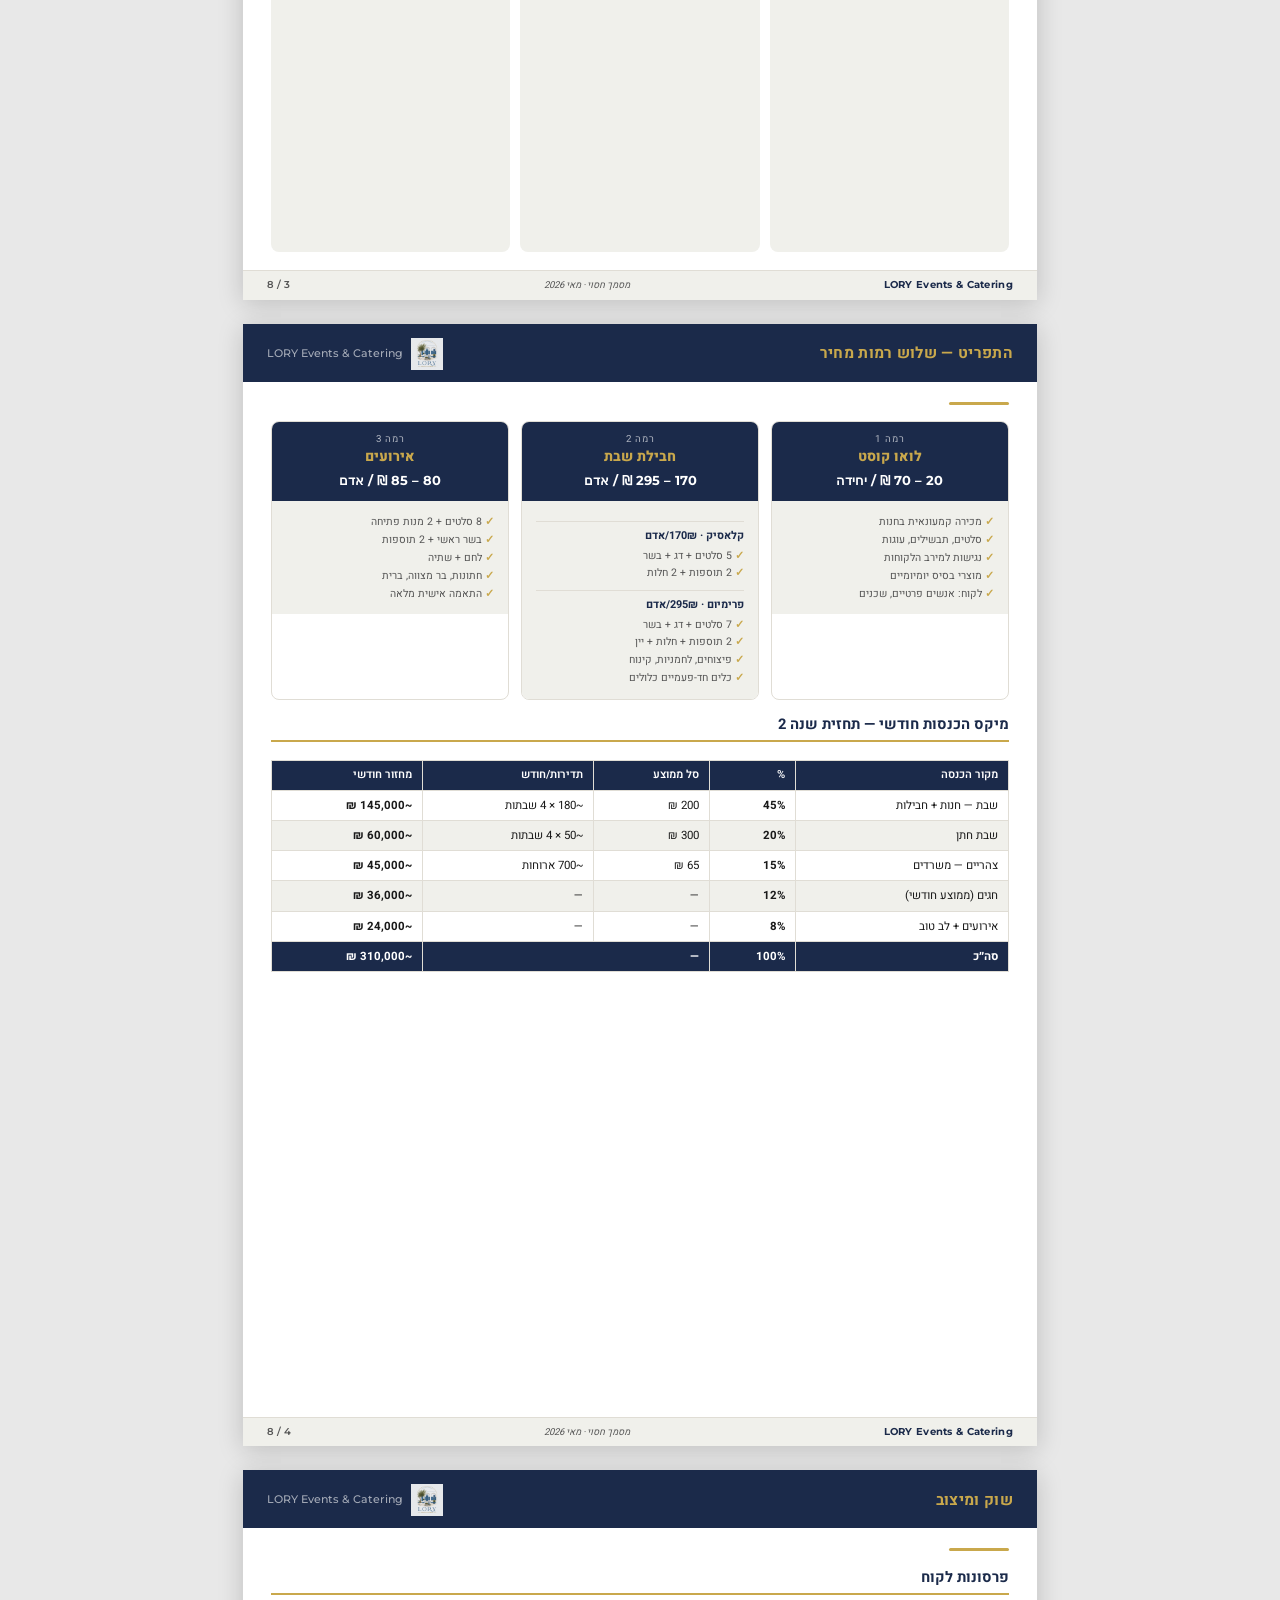
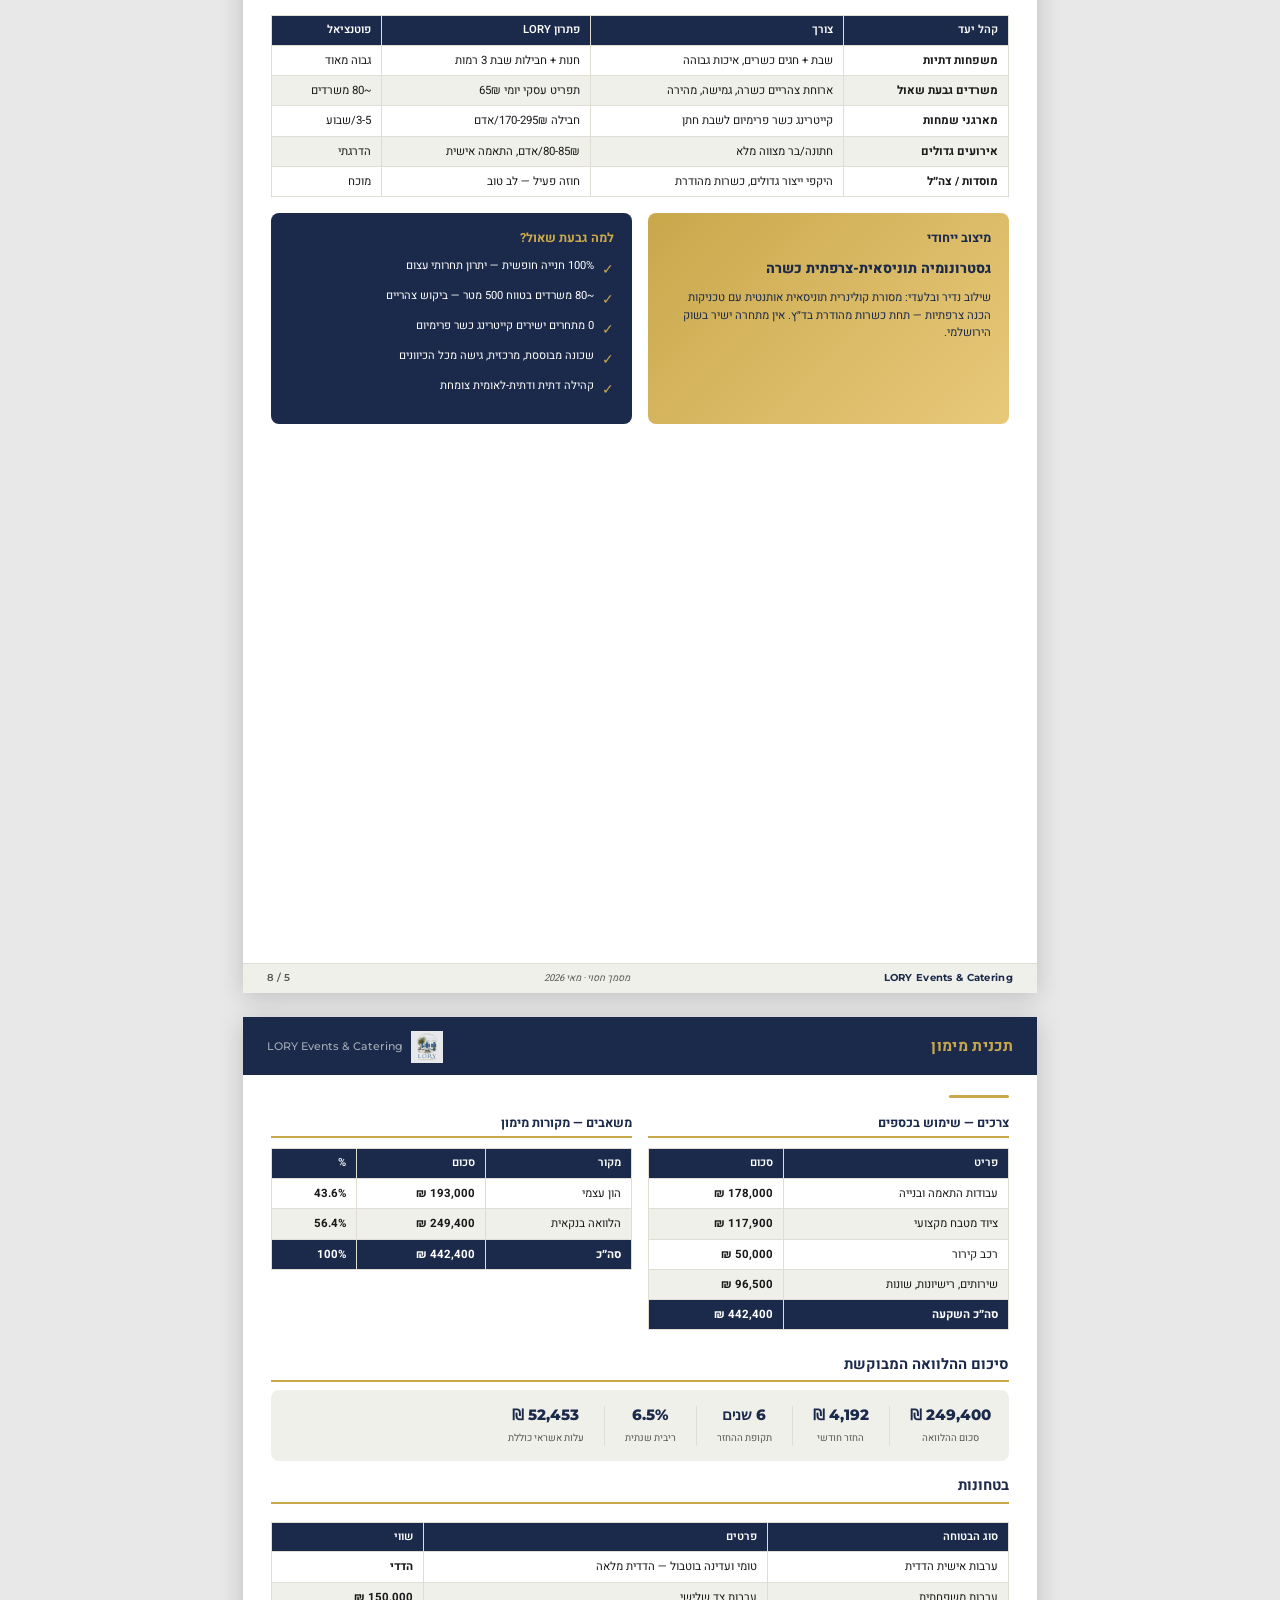
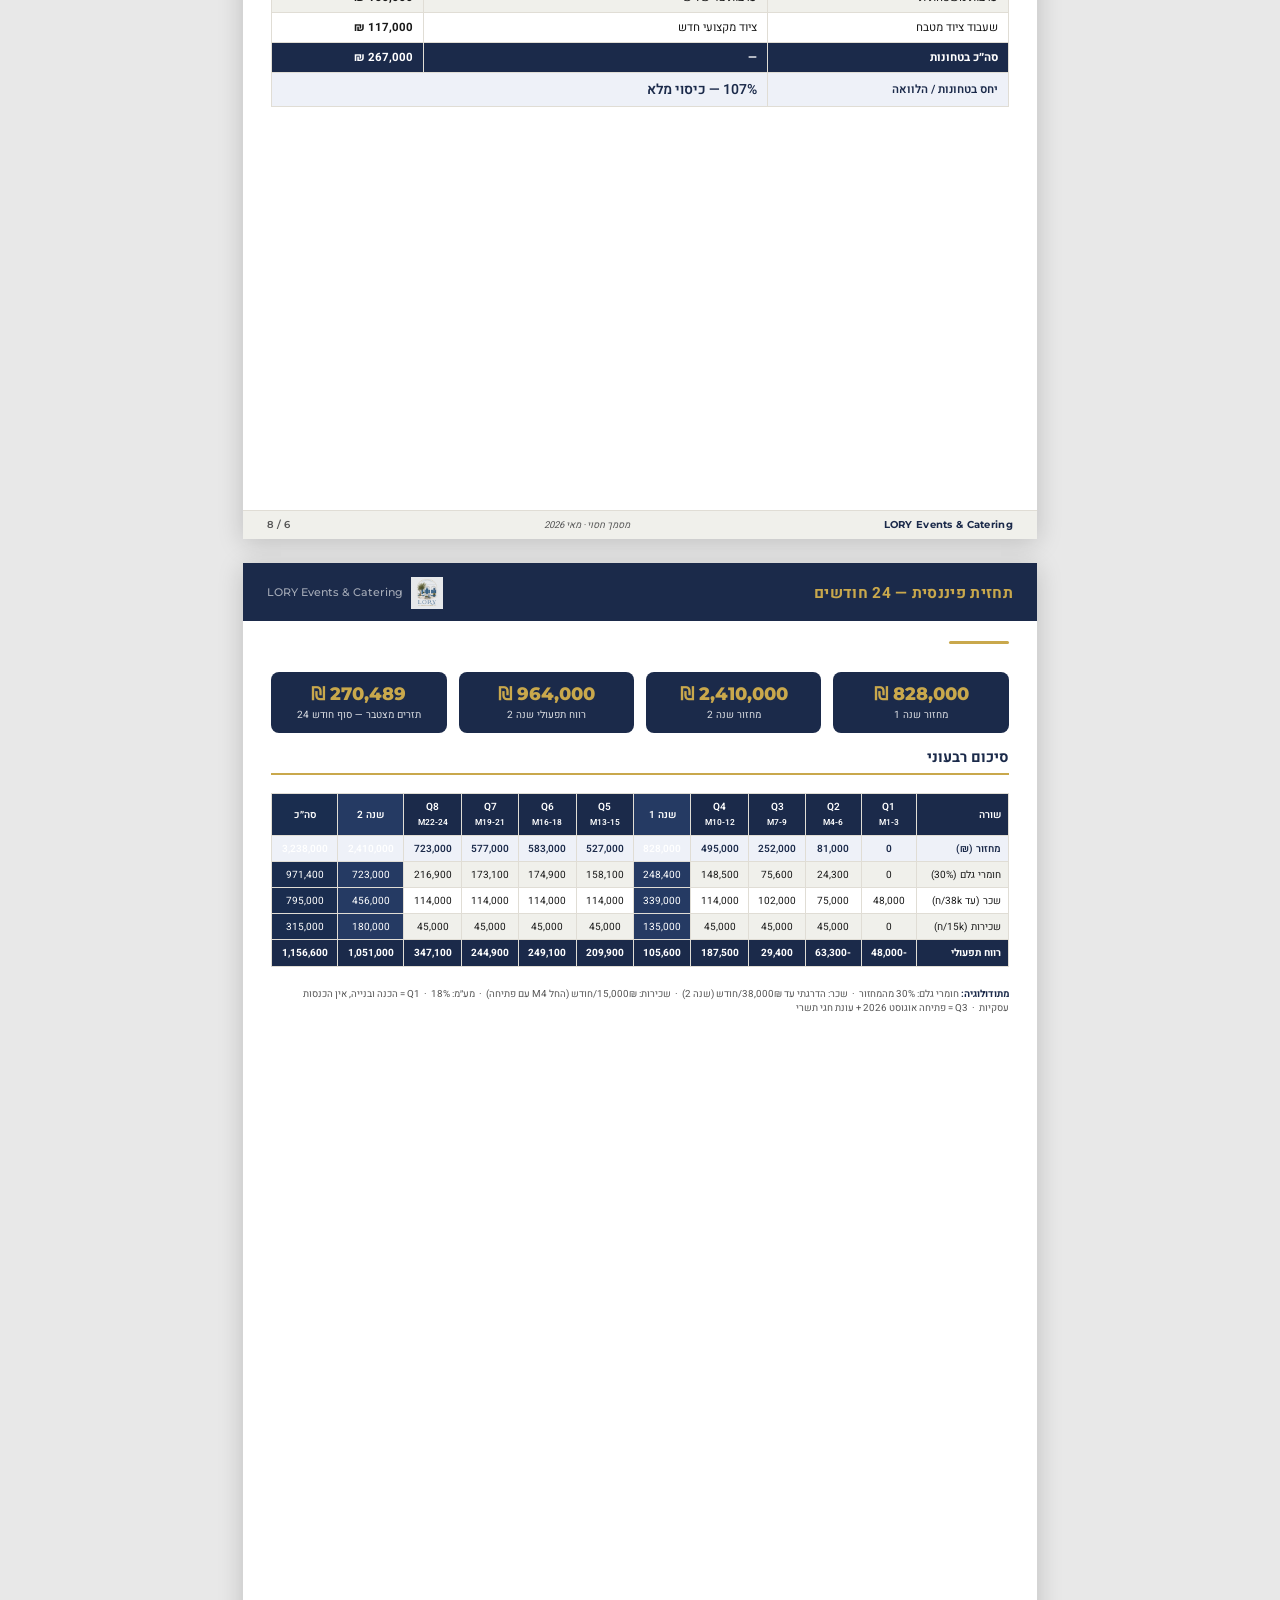
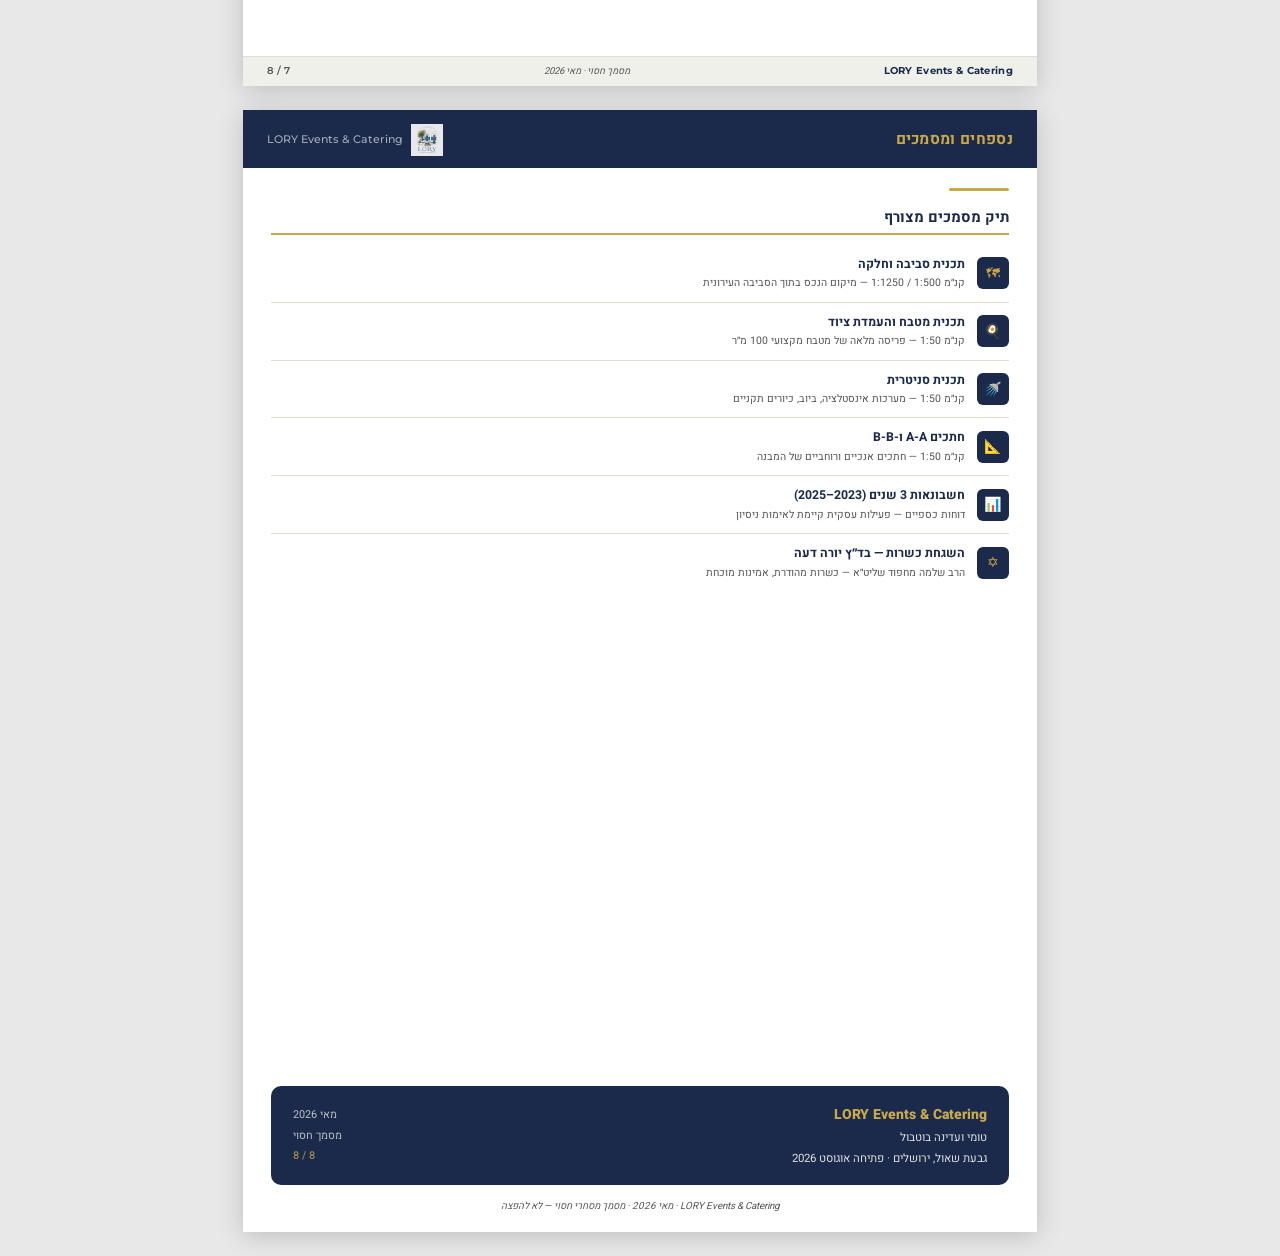
<file: print.html>
<!DOCTYPE html>
<html lang="he" dir="rtl">
<head>
  <meta charset="UTF-8">
  <meta name="viewport" content="width=device-width, initial-scale=1.0">
  <title>LORY Events &amp; Catering — תכנית עסקית</title>
  <link rel="preconnect" href="https://fonts.googleapis.com">
  <link rel="preconnect" href="https://fonts.gstatic.com" crossorigin>
  <link href="https://fonts.googleapis.com/css2?family=Heebo:wght@300;400;500;600;700;800;900&family=Montserrat:wght@400;500;600;700;800&display=swap" rel="stylesheet">
  <style>
    /* ===================== RESET & BASE ===================== */
    *, *::before, *::after { box-sizing: border-box; margin: 0; padding: 0; }

    :root {
      --navy: #1B2A4A;
      --navy-light: #253a63;
      --gold: #C9A84C;
      --gold-light: #e8c97a;
      --cream: #FAFAF7;
      --grey-light: #f0f0eb;
      --grey-mid: #e0ddd5;
      --text: #1a1a1a;
      --text-muted: #555;
    }

    html, body {
      font-family: 'Heebo', sans-serif;
      direction: rtl;
      background: #e8e8e8;
      color: var(--text);
      font-size: 14px;
      line-height: 1.5;
    }

    /* ===================== PRINT BUTTON ===================== */
    .print-bar {
      position: fixed;
      top: 0;
      left: 0;
      right: 0;
      z-index: 9999;
      background: var(--navy);
      padding: 12px 24px;
      display: flex;
      align-items: center;
      justify-content: space-between;
      box-shadow: 0 2px 12px rgba(0,0,0,0.3);
    }
    .print-bar-title {
      color: white;
      font-size: 0.95rem;
      font-weight: 500;
      opacity: 0.85;
    }
    .btn-print {
      background: var(--gold);
      color: var(--navy);
      border: none;
      padding: 10px 28px;
      font-family: 'Heebo', sans-serif;
      font-size: 1rem;
      font-weight: 700;
      border-radius: 6px;
      cursor: pointer;
      transition: background 0.2s;
      letter-spacing: 0.03em;
    }
    .btn-print:hover { background: var(--gold-light); }

    /* ===================== SLIDES WRAPPER ===================== */
    .slides-wrapper {
      margin-top: 60px;
      padding: 24px;
      display: flex;
      flex-direction: column;
      gap: 24px;
      align-items: center;
    }

    /* ===================== SLIDE BASE ===================== */
    .slide {
      width: 210mm;
      min-height: 297mm;
      background: white;
      position: relative;
      overflow: hidden;
      box-shadow: 0 4px 24px rgba(0,0,0,0.18);
      display: flex;
      flex-direction: column;
      page-break-after: always;
    }
    .slide:last-child { page-break-after: avoid; }

    /* ===================== SLIDE HEADER ===================== */
    .slide-header {
      background: var(--navy);
      color: white;
      padding: 14px 24px 12px;
      display: flex;
      align-items: center;
      justify-content: space-between;
      flex-shrink: 0;
    }
    .slide-header-title {
      font-size: 1.1rem;
      font-weight: 700;
      color: var(--gold);
      letter-spacing: 0.02em;
    }
    .slide-header-meta {
      font-size: 0.75rem;
      opacity: 0.6;
      font-family: 'Montserrat', sans-serif;
      font-weight: 500;
    }
    .slide-header-logo {
      display: flex;
      align-items: center;
      gap: 8px;
    }
    .slide-header-logo img {
      height: 32px;
      opacity: 0.9;
    }

    /* ===================== SLIDE CONTENT ===================== */
    .slide-content {
      flex: 1;
      padding: 20px 28px 18px;
      display: flex;
      flex-direction: column;
    }

    /* ===================== GOLD LINE ===================== */
    .gold-line {
      width: 60px;
      height: 3px;
      background: var(--gold);
      border-radius: 2px;
      margin-bottom: 16px;
    }

    /* ===================== TABLES ===================== */
    table {
      border-collapse: collapse;
      width: 100%;
      font-size: 0.82rem;
      margin: 10px 0;
    }
    th, td {
      padding: 6px 10px;
      border: 1px solid var(--grey-mid);
      text-align: right;
    }
    th {
      background: var(--navy);
      color: white;
      font-weight: 600;
      font-size: 0.8rem;
    }
    tr:nth-child(even) td { background: var(--grey-light); }
    .td-bold { font-weight: 700; }
    .td-gold { color: var(--gold); font-weight: 700; }
    .td-navy { background: var(--navy) !important; color: white; font-weight: 700; }
    .td-total { background: #eef1f8 !important; font-weight: 700; color: var(--navy); }

    /* ===================== KPIS ===================== */
    .kpi-row {
      display: flex;
      gap: 12px;
      margin: 12px 0;
    }
    .kpi-box {
      flex: 1;
      background: var(--navy);
      color: white;
      border-radius: 8px;
      padding: 12px 14px;
      text-align: center;
    }
    .kpi-box .kpi-val {
      font-family: 'Montserrat', sans-serif;
      font-size: 1.3rem;
      font-weight: 800;
      color: var(--gold);
      display: block;
      line-height: 1.1;
    }
    .kpi-box .kpi-label {
      font-size: 0.72rem;
      opacity: 0.85;
      margin-top: 4px;
      display: block;
      line-height: 1.3;
    }

    /* ===================== SECTION TITLE ===================== */
    .section-title {
      font-size: 1.05rem;
      font-weight: 700;
      color: var(--navy);
      margin-bottom: 6px;
      padding-bottom: 4px;
      border-bottom: 2px solid var(--gold);
      display: inline-block;
    }

    /* ===================== SLIDE 1 — COVER ===================== */
    .cover-slide {
      background: linear-gradient(160deg, var(--navy) 0%, var(--navy-light) 100%);
      color: white;
    }
    .cover-slide .slide-content {
      align-items: center;
      justify-content: center;
      text-align: center;
      padding: 40px 40px 30px;
    }
    .cover-logo {
      width: 150px;
      height: auto;
      margin-bottom: 24px;
      filter: drop-shadow(0 4px 16px rgba(0,0,0,0.4));
    }
    .cover-title {
      font-size: 2.2rem;
      font-weight: 900;
      color: white;
      letter-spacing: 0.04em;
      margin-bottom: 8px;
      font-family: 'Montserrat', sans-serif;
    }
    .cover-subtitle {
      font-size: 1.15rem;
      color: var(--gold);
      font-weight: 600;
      margin-bottom: 6px;
      letter-spacing: 0.05em;
    }
    .cover-tagline {
      font-size: 0.95rem;
      opacity: 0.75;
      margin-bottom: 32px;
      font-weight: 300;
    }
    .cover-divider {
      width: 80px;
      height: 2px;
      background: var(--gold);
      margin: 0 auto 32px;
      border-radius: 2px;
    }
    .cover-grid {
      display: grid;
      grid-template-columns: 1fr 1fr;
      gap: 10px;
      width: 100%;
      max-width: 420px;
      margin-bottom: 32px;
    }
    .cover-grid-item {
      background: rgba(255,255,255,0.08);
      border: 1px solid rgba(201,168,76,0.25);
      border-radius: 8px;
      padding: 10px 14px;
      text-align: right;
    }
    .cover-grid-item .cgi-label {
      font-size: 0.7rem;
      opacity: 0.65;
      display: block;
      margin-bottom: 2px;
    }
    .cover-grid-item .cgi-val {
      font-size: 0.92rem;
      font-weight: 700;
      color: var(--gold-light);
      font-family: 'Montserrat', sans-serif;
    }
    .cover-grid-item.full-col {
      grid-column: 1 / -1;
    }
    .cover-bottom {
      font-size: 0.72rem;
      opacity: 0.5;
      letter-spacing: 0.08em;
      text-transform: uppercase;
    }

    /* ===================== SLIDE 2 — PORTEURS ===================== */
    .porteur-grid {
      display: grid;
      grid-template-columns: 1fr 1fr;
      gap: 16px;
      margin-bottom: 16px;
    }
    .porteur-card {
      background: var(--grey-light);
      border-radius: 10px;
      padding: 16px;
      border-right: 4px solid var(--gold);
    }
    .porteur-name {
      font-size: 1.1rem;
      font-weight: 800;
      color: var(--navy);
      margin-bottom: 4px;
    }
    .porteur-role {
      font-size: 0.78rem;
      color: var(--gold);
      font-weight: 600;
      margin-bottom: 10px;
      text-transform: uppercase;
      letter-spacing: 0.05em;
    }
    .porteur-desc {
      font-size: 0.82rem;
      color: var(--text-muted);
      line-height: 1.55;
    }
    .heritage-box {
      background: var(--navy);
      color: white;
      border-radius: 10px;
      padding: 16px 20px;
      margin-bottom: 14px;
      display: flex;
      align-items: flex-start;
      gap: 14px;
    }
    .heritage-icon {
      font-size: 2rem;
      flex-shrink: 0;
      margin-top: 2px;
    }
    .heritage-text h3 {
      font-size: 0.95rem;
      color: var(--gold);
      font-weight: 700;
      margin-bottom: 4px;
    }
    .heritage-text p {
      font-size: 0.8rem;
      opacity: 0.85;
      line-height: 1.5;
    }

    /* ===================== SLIDE 3 — CONCEPT ===================== */
    .revenue-grid {
      display: grid;
      grid-template-columns: 1fr 1fr 1fr;
      gap: 10px;
      flex: 1;
    }
    .revenue-card {
      background: var(--grey-light);
      border-radius: 8px;
      padding: 14px;
      border-top: 3px solid var(--gold);
      display: flex;
      flex-direction: column;
    }
    .rc-number {
      font-family: 'Montserrat', sans-serif;
      font-size: 1.6rem;
      font-weight: 900;
      color: var(--gold);
      line-height: 1;
      margin-bottom: 6px;
    }
    .rc-title {
      font-size: 0.88rem;
      font-weight: 700;
      color: var(--navy);
      margin-bottom: 6px;
      line-height: 1.3;
    }
    .rc-desc {
      font-size: 0.75rem;
      color: var(--text-muted);
      line-height: 1.5;
      flex: 1;
    }

    /* ===================== SLIDE 4 — MENU ===================== */
    .pricing-grid {
      display: grid;
      grid-template-columns: 1fr 1fr 1fr;
      gap: 12px;
      margin-bottom: 16px;
    }
    .pricing-card {
      border-radius: 8px;
      overflow: hidden;
      border: 1px solid var(--grey-mid);
    }
    .pricing-card-header {
      background: var(--navy);
      color: white;
      padding: 10px 14px;
      text-align: center;
    }
    .pricing-card-header .pc-tier {
      font-size: 0.7rem;
      opacity: 0.65;
      text-transform: uppercase;
      letter-spacing: 0.08em;
    }
    .pricing-card-header .pc-title {
      font-size: 1rem;
      font-weight: 800;
      color: var(--gold);
    }
    .pricing-card-header .pc-price {
      font-family: 'Montserrat', sans-serif;
      font-size: 0.95rem;
      font-weight: 700;
      margin-top: 4px;
    }
    .pricing-card-body {
      padding: 12px 14px;
      background: var(--grey-light);
    }
    .pricing-card-body ul {
      list-style: none;
      font-size: 0.75rem;
      color: var(--text-muted);
      line-height: 1.7;
    }
    .pricing-card-body ul li::before {
      content: "✓ ";
      color: var(--gold);
      font-weight: 700;
    }
    .pricing-card-body .sub-package {
      font-size: 0.78rem;
      font-weight: 700;
      color: var(--navy);
      margin-top: 8px;
      margin-bottom: 2px;
      border-top: 1px solid var(--grey-mid);
      padding-top: 6px;
    }

    /* ===================== SLIDE 5 — MARCHE ===================== */
    .market-grid {
      display: grid;
      grid-template-columns: 1fr 1fr;
      gap: 16px;
      margin-bottom: 14px;
    }
    .why-box {
      background: var(--navy);
      color: white;
      border-radius: 8px;
      padding: 16px 18px;
    }
    .why-box h3 {
      color: var(--gold);
      font-size: 0.9rem;
      font-weight: 700;
      margin-bottom: 10px;
    }
    .why-item {
      display: flex;
      align-items: flex-start;
      gap: 8px;
      margin-bottom: 8px;
      font-size: 0.8rem;
    }
    .why-item .wi-icon {
      color: var(--gold);
      font-size: 1rem;
      flex-shrink: 0;
      margin-top: 1px;
    }
    .diff-box {
      background: linear-gradient(135deg, var(--gold) 0%, var(--gold-light) 100%);
      border-radius: 8px;
      padding: 16px 18px;
    }
    .diff-box h3 {
      color: var(--navy);
      font-size: 0.9rem;
      font-weight: 700;
      margin-bottom: 10px;
    }
    .diff-box p {
      font-size: 0.82rem;
      color: var(--navy);
      line-height: 1.55;
    }
    .diff-box .diff-highlight {
      font-size: 1rem;
      font-weight: 800;
      color: var(--navy);
      display: block;
      margin-top: 8px;
    }

    /* ===================== SLIDE 6 — FINANCEMENT ===================== */
    .finance-cols {
      display: grid;
      grid-template-columns: 1fr 1fr;
      gap: 16px;
      margin-bottom: 14px;
    }
    .finance-col h3 {
      font-size: 0.9rem;
      font-weight: 700;
      color: var(--navy);
      margin-bottom: 8px;
      padding-bottom: 4px;
      border-bottom: 2px solid var(--gold);
    }
    .loan-summary {
      background: var(--grey-light);
      border-radius: 8px;
      padding: 14px 18px;
      margin-bottom: 14px;
      display: flex;
      gap: 20px;
      align-items: center;
      flex-wrap: wrap;
    }
    .loan-item {
      text-align: center;
    }
    .loan-item .li-val {
      font-family: 'Montserrat', sans-serif;
      font-size: 1.05rem;
      font-weight: 800;
      color: var(--navy);
      display: block;
    }
    .loan-item .li-label {
      font-size: 0.7rem;
      color: var(--text-muted);
    }
    .loan-separator {
      width: 1px;
      height: 40px;
      background: var(--grey-mid);
    }

    /* ===================== SLIDE 7 — PREVISIONNEL ===================== */
    .prev-table th, .prev-table td {
      font-size: 0.72rem;
      padding: 5px 7px;
      text-align: center;
    }
    .prev-table th:first-child, .prev-table td:first-child {
      text-align: right;
    }
    .col-year { background: #253a63 !important; }
    .col-total { background: #1a2d4f !important; }
    .row-highlight td { background: #eef1f8 !important; font-weight: 600; color: var(--navy); }
    .row-strong td { background: var(--navy) !important; color: white !important; font-weight: 700; }
    .note-small {
      font-size: 0.7rem;
      color: var(--text-muted);
      margin-top: 8px;
      line-height: 1.5;
    }
    .note-small strong { color: var(--navy); }

    /* ===================== SLIDE 8 — ANNEXES ===================== */
    .annexes-list {
      list-style: none;
      margin-bottom: 20px;
    }
    .annexes-list li {
      display: flex;
      align-items: center;
      gap: 12px;
      padding: 10px 0;
      border-bottom: 1px solid var(--grey-mid);
      font-size: 0.88rem;
    }
    .annexes-list li:last-child { border-bottom: none; }
    .annexes-list li .al-icon {
      width: 32px;
      height: 32px;
      border-radius: 6px;
      background: var(--navy);
      display: flex;
      align-items: center;
      justify-content: center;
      color: var(--gold);
      font-size: 1rem;
      flex-shrink: 0;
    }
    .al-text strong { display: block; font-weight: 700; color: var(--navy); }
    .al-text span { font-size: 0.75rem; color: var(--text-muted); }
    .contact-box {
      background: var(--navy);
      color: white;
      border-radius: 10px;
      padding: 18px 22px;
      display: flex;
      justify-content: space-between;
      align-items: center;
    }
    .contact-box .cb-left h3 {
      font-size: 1rem;
      font-weight: 800;
      color: var(--gold);
      margin-bottom: 4px;
    }
    .contact-box .cb-left p {
      font-size: 0.82rem;
      opacity: 0.85;
    }
    .contact-box .cb-right {
      text-align: left;
      font-size: 0.78rem;
      opacity: 0.7;
      direction: ltr;
    }

    /* ===================== SLIDE FOOTER ===================== */
    .slide-footer {
      background: var(--grey-light);
      border-top: 1px solid var(--grey-mid);
      padding: 7px 24px;
      display: flex;
      justify-content: space-between;
      align-items: center;
      font-size: 0.68rem;
      color: var(--text-muted);
      flex-shrink: 0;
    }
    .slide-footer .sf-brand {
      font-weight: 700;
      color: var(--navy);
      font-family: 'Montserrat', sans-serif;
      letter-spacing: 0.03em;
    }
    .slide-footer .sf-conf {
      font-style: italic;
    }
    .slide-footer .sf-page {
      font-family: 'Montserrat', sans-serif;
      font-weight: 600;
    }

    /* ===================== PRINT ===================== */
    @media print {
      @page { size: A4 portrait; margin: 15mm 20mm; }

      html, body {
        background: white;
        font-size: 12px;
      }
      .print-bar { display: none !important; }
      .no-print { display: none !important; }
      .slides-wrapper {
        margin-top: 0;
        padding: 0;
        gap: 0;
      }
      .slide {
        width: 100%;
        min-height: 257mm;
        box-shadow: none;
        page-break-after: always;
        break-after: page;
      }
      .slide:last-child {
        page-break-after: avoid;
        break-after: avoid;
      }
      .cover-title { font-size: 1.8rem; }
      .kpi-box .kpi-val { font-size: 1.1rem; }
    }
  </style>
</head>
<body>

<!-- PRINT BAR -->
<div class="print-bar no-print">
  <span class="print-bar-title">LORY Events &amp; Catering — מסמך לבנקאי</span>
  <button class="btn-print" onclick="window.print()">הורד PDF</button>
</div>

<div class="slides-wrapper">

  <!-- ==================== SLIDE 1: COVER ==================== -->
  <section class="slide cover-slide">
    <div class="slide-content">
      <img src="img/logo.png" alt="LORY Logo" class="cover-logo" onerror="this.style.display='none'; this.nextElementSibling.style.display='block';">
      <div style="display:none; font-family:'Montserrat',sans-serif; font-size:2.5rem; font-weight:900; color:var(--gold); margin-bottom:20px; letter-spacing:0.08em;">LORY</div>
      <div class="cover-title">LORY Events &amp; Catering</div>
      <div class="cover-subtitle">תכנית עסקית ותחזית פיננסית</div>
      <div class="cover-tagline">קייטרינג כשר פרימיום — גבעת שאול, ירושלים</div>
      <div class="cover-divider"></div>
      <div class="cover-grid">
        <div class="cover-grid-item">
          <span class="cgi-label">יזמים</span>
          <span class="cgi-val">טומי ועדינה בוטבול</span>
        </div>
        <div class="cover-grid-item">
          <span class="cgi-label">מיקום</span>
          <span class="cgi-val">100 מ״ר, גבעת שאול</span>
        </div>
        <div class="cover-grid-item">
          <span class="cgi-label">פתיחה מתוכננת</span>
          <span class="cgi-val">אוגוסט 2026</span>
        </div>
        <div class="cover-grid-item">
          <span class="cgi-label">סה״כ השקעה</span>
          <span class="cgi-val">442,400 ₪</span>
        </div>
        <div class="cover-grid-item">
          <span class="cgi-label">הלוואה מבוקשת</span>
          <span class="cgi-val">249,400 ₪</span>
        </div>
        <div class="cover-grid-item">
          <span class="cgi-label">הון עצמי</span>
          <span class="cgi-val">193,000 ₪ (43.6%)</span>
        </div>
      </div>
      <div class="cover-bottom">מאי 2026 &nbsp;·&nbsp; מסמך מסחרי חסוי</div>
    </div>
  </section>

  <!-- ==================== SLIDE 2: PORTEURS ==================== -->
  <section class="slide">
    <div class="slide-header">
      <span class="slide-header-title">היזמים</span>
      <div class="slide-header-logo">
        <img src="img/logo.png" alt="LORY" onerror="this.style.display='none';">
        <span class="slide-header-meta">LORY Events &amp; Catering</span>
      </div>
    </div>
    <div class="slide-content">
      <div class="gold-line"></div>
      <div class="porteur-grid">
        <div class="porteur-card">
          <div class="porteur-name">טומי בוטבול</div>
          <div class="porteur-role">שף ראשי · יזם</div>
          <div class="porteur-desc">
            שף, בן 27, עם 4 דורות של מורשת קייטרינג כשר במשפחה. אוטודידקט בגסטרונומיה צרפתית עם התמחות ייחודית במטבח תוניסאי-כשר. עלה לישראל ויצר פעילות קייטרינג עצמאית במהלך 3 השנים האחרונות.
            <br><br>
            פעיל מדי חג במסגרת "לב טוב" — מבשל <strong>1,500 ארוחות לחיילים</strong> בכל מועד. ניסיון מוכח בהיקפי ייצור גבוהים ובלחץ תפעולי.
          </div>
        </div>
        <div class="porteur-card">
          <div class="porteur-name">עדינה בוטבול</div>
          <div class="porteur-role">אדריכלית פנים · ניהול עסקי</div>
          <div class="porteur-desc">
            אדריכלית פנים בעלת <strong>עוסק מורשה פעיל 3 שנים</strong>. אחראית על ניהול החנות, קבלת הזמנות, שירות לקוחות ועיצוב חלל העסק.
            <br><br>
            מביאה לשולחן שילוב נדיר: ראיית עולם עסקי-מסחרי לצד יכולת ניהול שוטפת ורגישות עיצובית שתשרת את מיתוג LORY.
          </div>
        </div>
      </div>
      <div class="heritage-box">
        <div class="heritage-icon">👑</div>
        <div class="heritage-text">
          <h3>מורשת המותג — "LORY"</h3>
          <p>שם המותג הוא מחווה לסבתא לורי — 4 דורות של מורשת קולינרית תוניסאית שעברה מיד ליד, מדור לדור. הקונספט מתרגם מסורת אותנטית לשפה קולינרית עכשווית, מעודנת וכשרה.</p>
        </div>
      </div>
      <div class="kpi-row">
        <div class="kpi-box">
          <span class="kpi-val">4</span>
          <span class="kpi-label">דורות מורשת קולינרית</span>
        </div>
        <div class="kpi-box">
          <span class="kpi-val">3</span>
          <span class="kpi-label">שנות פעילות קייטרינג</span>
        </div>
        <div class="kpi-box">
          <span class="kpi-val">~120</span>
          <span class="kpi-label">לקוחות פעילים/שבוע כיום</span>
        </div>
        <div class="kpi-box">
          <span class="kpi-val">1,500</span>
          <span class="kpi-label">ארוחות/חג (לב טוב)</span>
        </div>
      </div>
    </div>
    <div class="slide-footer">
      <span class="sf-brand">LORY Events &amp; Catering</span>
      <span class="sf-conf">מסמך חסוי · מאי 2026</span>
      <span class="sf-page">2 / 8</span>
    </div>
  </section>

  <!-- ==================== SLIDE 3: CONCEPT ==================== -->
  <section class="slide">
    <div class="slide-header">
      <span class="slide-header-title">הקונספט — 6 צירי הכנסה</span>
      <div class="slide-header-logo">
        <img src="img/logo.png" alt="LORY" onerror="this.style.display='none';">
        <span class="slide-header-meta">LORY Events &amp; Catering</span>
      </div>
    </div>
    <div class="slide-content">
      <div class="gold-line"></div>
      <div class="revenue-grid">
        <div class="revenue-card">
          <div class="rc-number">01</div>
          <div class="rc-title">קייטרינג לשבתות חתן</div>
          <div class="rc-desc">1–3 הזמנות שבועיות כיום. עם פתיחת החנות הפוטנציאל גדל ל-3–5 הזמנות. המוצר הדגל: ארוחות שבת פרימיום לאירועים משפחתיים.</div>
        </div>
        <div class="revenue-card">
          <div class="rc-number">02</div>
          <div class="rc-title">חנות שבת — 3 רמות מחיר</div>
          <div class="rc-desc">מכירה קמעונאית בחנות: מוצרים ב-20–70₪ ליחידה, חבילה קלאסית ~200₪, חבילה פרימיום 300–350₪. נגיש לכל רמת הכנסה.</div>
        </div>
        <div class="revenue-card">
          <div class="rc-number">03</div>
          <div class="rc-title">תפריט צהריים עסקי</div>
          <div class="rc-desc">משרדי גבעת שאול — ~80 משרדים בטווח 500 מטר. תפריט יומי כשר, גמיש, בר-הזמנה. ביקוש גבוה ללא פתרון כשר קיים.</div>
        </div>
        <div class="revenue-card">
          <div class="rc-number">04</div>
          <div class="rc-title">חגים — עונת שיא</div>
          <div class="rc-desc">פסח, ראש השנה, יום כיפור, סוכות — הכפלת נפח ייצור. ניסיון מוכח בהיקפים גדולים. הכנסה מרוכזת בעונות שיא מתוכננות.</div>
        </div>
        <div class="revenue-card">
          <div class="rc-number">05</div>
          <div class="rc-title">צה״ל · לב טוב</div>
          <div class="rc-desc">חוזה פעיל: 1,500 ארוחות בכל חג לחיילים. פעילות מוכחת 3+ שנים. מהווה בסיס הכנסה יציב ומאמת יכולת ייצור.</div>
        </div>
        <div class="revenue-card">
          <div class="rc-number">06</div>
          <div class="rc-title">אירועים — חתונות &amp; שמחות</div>
          <div class="rc-desc">חתונות, בר מצווה, ברית, ימי הולדת. פרמיום במחיר ובאיכות. הרחבה הדרגתית לפי מוניטין ומוניטין שנצבר.</div>
        </div>
      </div>
    </div>
    <div class="slide-footer">
      <span class="sf-brand">LORY Events &amp; Catering</span>
      <span class="sf-conf">מסמך חסוי · מאי 2026</span>
      <span class="sf-page">3 / 8</span>
    </div>
  </section>

  <!-- ==================== SLIDE 4: MENU / TARIFS ==================== -->
  <section class="slide">
    <div class="slide-header">
      <span class="slide-header-title">התפריט — שלוש רמות מחיר</span>
      <div class="slide-header-logo">
        <img src="img/logo.png" alt="LORY" onerror="this.style.display='none';">
        <span class="slide-header-meta">LORY Events &amp; Catering</span>
      </div>
    </div>
    <div class="slide-content">
      <div class="gold-line"></div>
      <div class="pricing-grid" style="margin-bottom:14px;">
        <div class="pricing-card">
          <div class="pricing-card-header">
            <div class="pc-tier">רמה 1</div>
            <div class="pc-title">לואו קוסט</div>
            <div class="pc-price">20 – 70 ₪ / יחידה</div>
          </div>
          <div class="pricing-card-body">
            <ul>
              <li>מכירה קמעונאית בחנות</li>
              <li>סלטים, תבשילים, עוגות</li>
              <li>נגישות למירב הלקוחות</li>
              <li>מוצרי בסיס יומיומיים</li>
              <li>לקוח: אנשים פרטיים, שכנים</li>
            </ul>
          </div>
        </div>
        <div class="pricing-card">
          <div class="pricing-card-header">
            <div class="pc-tier">רמה 2</div>
            <div class="pc-title">חבילת שבת</div>
            <div class="pc-price">170 – 295 ₪ / אדם</div>
          </div>
          <div class="pricing-card-body">
            <div class="sub-package">קלאסיק · 170₪/אדם</div>
            <ul>
              <li>5 סלטים + דג + בשר</li>
              <li>2 תוספות + 2 חלות</li>
            </ul>
            <div class="sub-package">פרימיום · 295₪/אדם</div>
            <ul>
              <li>7 סלטים + דג + בשר</li>
              <li>2 תוספות + חלות + יין</li>
              <li>פיצוחים, לחמניות, קינוח</li>
              <li>כלים חד-פעמיים כלולים</li>
            </ul>
          </div>
        </div>
        <div class="pricing-card">
          <div class="pricing-card-header">
            <div class="pc-tier">רמה 3</div>
            <div class="pc-title">אירועים</div>
            <div class="pc-price">80 – 85 ₪ / אדם</div>
          </div>
          <div class="pricing-card-body">
            <ul>
              <li>8 סלטים + 2 מנות פתיחה</li>
              <li>בשר ראשי + 2 תוספות</li>
              <li>לחם + שתיה</li>
              <li>חתונות, בר מצווה, ברית</li>
              <li>התאמה אישית מלאה</li>
            </ul>
          </div>
        </div>
      </div>

      <div class="section-title" style="margin-bottom:8px;">מיקס הכנסות חודשי — תחזית שנה 2</div>
      <table>
        <thead>
          <tr>
            <th>מקור הכנסה</th>
            <th>%</th>
            <th>סל ממוצע</th>
            <th>תדירות/חודש</th>
            <th>מחזור חודשי</th>
          </tr>
        </thead>
        <tbody>
          <tr>
            <td>שבת — חנות + חבילות</td>
            <td class="td-bold">45%</td>
            <td>200 ₪</td>
            <td>~180 × 4 שבתות</td>
            <td class="td-bold">~145,000 ₪</td>
          </tr>
          <tr>
            <td>שבת חתן</td>
            <td class="td-bold">20%</td>
            <td>300 ₪</td>
            <td>~50 × 4 שבתות</td>
            <td class="td-bold">~60,000 ₪</td>
          </tr>
          <tr>
            <td>צהריים — משרדים</td>
            <td class="td-bold">15%</td>
            <td>65 ₪</td>
            <td>~700 ארוחות</td>
            <td class="td-bold">~45,000 ₪</td>
          </tr>
          <tr>
            <td>חגים (ממוצע חודשי)</td>
            <td class="td-bold">12%</td>
            <td>—</td>
            <td>—</td>
            <td class="td-bold">~36,000 ₪</td>
          </tr>
          <tr>
            <td>אירועים + לב טוב</td>
            <td class="td-bold">8%</td>
            <td>—</td>
            <td>—</td>
            <td class="td-bold">~24,000 ₪</td>
          </tr>
          <tr class="row-strong">
            <td>סה״כ</td>
            <td>100%</td>
            <td colspan="2">—</td>
            <td>~310,000 ₪</td>
          </tr>
        </tbody>
      </table>
    </div>
    <div class="slide-footer">
      <span class="sf-brand">LORY Events &amp; Catering</span>
      <span class="sf-conf">מסמך חסוי · מאי 2026</span>
      <span class="sf-page">4 / 8</span>
    </div>
  </section>

  <!-- ==================== SLIDE 5: MARCHE ==================== -->
  <section class="slide">
    <div class="slide-header">
      <span class="slide-header-title">שוק ומיצוב</span>
      <div class="slide-header-logo">
        <img src="img/logo.png" alt="LORY" onerror="this.style.display='none';">
        <span class="slide-header-meta">LORY Events &amp; Catering</span>
      </div>
    </div>
    <div class="slide-content">
      <div class="gold-line"></div>

      <div class="section-title" style="margin-bottom:10px;">פרסונות לקוח</div>
      <table style="margin-bottom:16px;">
        <thead>
          <tr>
            <th>קהל יעד</th>
            <th>צורך</th>
            <th>פתרון LORY</th>
            <th>פוטנציאל</th>
          </tr>
        </thead>
        <tbody>
          <tr>
            <td class="td-bold">משפחות דתיות</td>
            <td>שבת + חגים כשרים, איכות גבוהה</td>
            <td>חנות + חבילות שבת 3 רמות</td>
            <td>גבוה מאוד</td>
          </tr>
          <tr>
            <td class="td-bold">משרדים גבעת שאול</td>
            <td>ארוחת צהריים כשרה, גמישה, מהירה</td>
            <td>תפריט עסקי יומי 65₪</td>
            <td>~80 משרדים</td>
          </tr>
          <tr>
            <td class="td-bold">מארגני שמחות</td>
            <td>קייטרינג כשר פרימיום לשבת חתן</td>
            <td>חבילה 170-295₪/אדם</td>
            <td>3-5/שבוע</td>
          </tr>
          <tr>
            <td class="td-bold">אירועים גדולים</td>
            <td>חתונה/בר מצווה מלא</td>
            <td>80-85₪/אדם, התאמה אישית</td>
            <td>הדרגתי</td>
          </tr>
          <tr>
            <td class="td-bold">מוסדות / צה״ל</td>
            <td>היקפי ייצור גדולים, כשרות מהודרת</td>
            <td>חוזה פעיל — לב טוב</td>
            <td>מוכח</td>
          </tr>
        </tbody>
      </table>

      <div class="market-grid">
        <div class="diff-box">
          <h3>מיצוב ייחודי</h3>
          <span class="diff-highlight">גסטרונומיה תוניסאית-צרפתית כשרה</span>
          <p style="margin-top:10px;">שילוב נדיר ובלעדי: מסורת קולינרית תוניסאית אותנטית עם טכניקות הכנה צרפתיות — תחת כשרות מהודרת בד״ץ. אין מתחרה ישיר בשוק הירושלמי.</p>
        </div>
        <div class="why-box">
          <h3>למה גבעת שאול?</h3>
          <div class="why-item">
            <span class="wi-icon">✓</span>
            <span>100% חנייה חופשית — יתרון תחרותי עצום</span>
          </div>
          <div class="why-item">
            <span class="wi-icon">✓</span>
            <span>~80 משרדים בטווח 500 מטר — ביקוש צהריים</span>
          </div>
          <div class="why-item">
            <span class="wi-icon">✓</span>
            <span>0 מתחרים ישירים קייטרינג כשר פרימיום</span>
          </div>
          <div class="why-item">
            <span class="wi-icon">✓</span>
            <span>שכונה מבוססת, מרכזית, גישה מכל הכיוונים</span>
          </div>
          <div class="why-item">
            <span class="wi-icon">✓</span>
            <span>קהילה דתית ודתית-לאומית צומחת</span>
          </div>
        </div>
      </div>
    </div>
    <div class="slide-footer">
      <span class="sf-brand">LORY Events &amp; Catering</span>
      <span class="sf-conf">מסמך חסוי · מאי 2026</span>
      <span class="sf-page">5 / 8</span>
    </div>
  </section>

  <!-- ==================== SLIDE 6: FINANCEMENT ==================== -->
  <section class="slide">
    <div class="slide-header">
      <span class="slide-header-title">תכנית מימון</span>
      <div class="slide-header-logo">
        <img src="img/logo.png" alt="LORY" onerror="this.style.display='none';">
        <span class="slide-header-meta">LORY Events &amp; Catering</span>
      </div>
    </div>
    <div class="slide-content">
      <div class="gold-line"></div>

      <div class="finance-cols" style="margin-bottom:14px;">
        <div class="finance-col">
          <h3>צרכים — שימוש בכספים</h3>
          <table>
            <thead>
              <tr><th>פריט</th><th>סכום</th></tr>
            </thead>
            <tbody>
              <tr><td>עבודות התאמה ובנייה</td><td class="td-bold">178,000 ₪</td></tr>
              <tr><td>ציוד מטבח מקצועי</td><td class="td-bold">117,900 ₪</td></tr>
              <tr><td>רכב קירור</td><td class="td-bold">50,000 ₪</td></tr>
              <tr><td>שירותים, רישיונות, שונות</td><td class="td-bold">96,500 ₪</td></tr>
              <tr class="row-strong"><td>סה״כ השקעה</td><td>442,400 ₪</td></tr>
            </tbody>
          </table>
        </div>
        <div class="finance-col">
          <h3>משאבים — מקורות מימון</h3>
          <table>
            <thead>
              <tr><th>מקור</th><th>סכום</th><th>%</th></tr>
            </thead>
            <tbody>
              <tr><td>הון עצמי</td><td class="td-bold">193,000 ₪</td><td class="td-bold">43.6%</td></tr>
              <tr><td>הלוואה בנקאית</td><td class="td-bold">249,400 ₪</td><td class="td-bold">56.4%</td></tr>
              <tr class="row-strong"><td>סה״כ</td><td>442,400 ₪</td><td>100%</td></tr>
            </tbody>
          </table>
        </div>
      </div>

      <div class="section-title" style="margin-bottom:8px;">סיכום ההלוואה המבוקשת</div>
      <div class="loan-summary">
        <div class="loan-item">
          <span class="li-val">249,400 ₪</span>
          <span class="li-label">סכום ההלוואה</span>
        </div>
        <div class="loan-separator"></div>
        <div class="loan-item">
          <span class="li-val">4,192 ₪</span>
          <span class="li-label">החזר חודשי</span>
        </div>
        <div class="loan-separator"></div>
        <div class="loan-item">
          <span class="li-val">6 שנים</span>
          <span class="li-label">תקופת ההחזר</span>
        </div>
        <div class="loan-separator"></div>
        <div class="loan-item">
          <span class="li-val">6.5%</span>
          <span class="li-label">ריבית שנתית</span>
        </div>
        <div class="loan-separator"></div>
        <div class="loan-item">
          <span class="li-val">52,453 ₪</span>
          <span class="li-label">עלות אשראי כוללת</span>
        </div>
      </div>

      <div class="section-title" style="margin-bottom:8px;">בטחונות</div>
      <table>
        <thead>
          <tr><th>סוג הבטוחה</th><th>פרטים</th><th>שווי</th></tr>
        </thead>
        <tbody>
          <tr>
            <td>ערבות אישית הדדית</td>
            <td>טומי ועדינה בוטבול — הדדית מלאה</td>
            <td class="td-bold">הדדי</td>
          </tr>
          <tr>
            <td>ערבות משפחתית</td>
            <td>ערבות צד שלישי</td>
            <td class="td-bold">150,000 ₪</td>
          </tr>
          <tr>
            <td>שעבוד ציוד מטבח</td>
            <td>ציוד מקצועי חדש</td>
            <td class="td-bold">117,000 ₪</td>
          </tr>
          <tr class="row-strong">
            <td>סה״כ בטחונות</td>
            <td>—</td>
            <td>267,000 ₪</td>
          </tr>
          <tr class="row-highlight">
            <td class="td-bold">יחס בטחונות / הלוואה</td>
            <td colspan="2" class="td-gold" style="font-size:1rem;">107% — כיסוי מלא</td>
          </tr>
        </tbody>
      </table>
    </div>
    <div class="slide-footer">
      <span class="sf-brand">LORY Events &amp; Catering</span>
      <span class="sf-conf">מסמך חסוי · מאי 2026</span>
      <span class="sf-page">6 / 8</span>
    </div>
  </section>

  <!-- ==================== SLIDE 7: PREVISIONNEL ==================== -->
  <section class="slide">
    <div class="slide-header">
      <span class="slide-header-title">תחזית פיננסית — 24 חודשים</span>
      <div class="slide-header-logo">
        <img src="img/logo.png" alt="LORY" onerror="this.style.display='none';">
        <span class="slide-header-meta">LORY Events &amp; Catering</span>
      </div>
    </div>
    <div class="slide-content">
      <div class="gold-line"></div>

      <div class="kpi-row" style="margin-bottom:14px;">
        <div class="kpi-box">
          <span class="kpi-val">828,000 ₪</span>
          <span class="kpi-label">מחזור שנה 1</span>
        </div>
        <div class="kpi-box">
          <span class="kpi-val">2,410,000 ₪</span>
          <span class="kpi-label">מחזור שנה 2</span>
        </div>
        <div class="kpi-box">
          <span class="kpi-val">964,000 ₪</span>
          <span class="kpi-label">רווח תפעולי שנה 2</span>
        </div>
        <div class="kpi-box">
          <span class="kpi-val">270,489 ₪</span>
          <span class="kpi-label">תזרים מצטבר — סוף חודש 24</span>
        </div>
      </div>

      <div class="section-title" style="margin-bottom:8px;">סיכום רבעוני</div>
      <table class="prev-table">
        <thead>
          <tr>
            <th>שורה</th>
            <th>Q1<br><small>M1-3</small></th>
            <th>Q2<br><small>M4-6</small></th>
            <th>Q3<br><small>M7-9</small></th>
            <th>Q4<br><small>M10-12</small></th>
            <th class="col-year">שנה 1</th>
            <th>Q5<br><small>M13-15</small></th>
            <th>Q6<br><small>M16-18</small></th>
            <th>Q7<br><small>M19-21</small></th>
            <th>Q8<br><small>M22-24</small></th>
            <th class="col-year">שנה 2</th>
            <th class="col-total">סה״כ</th>
          </tr>
        </thead>
        <tbody>
          <tr class="row-highlight">
            <td class="td-bold">מחזור (₪)</td>
            <td>0</td>
            <td>81,000</td>
            <td>252,000</td>
            <td>495,000</td>
            <td class="col-year td-bold" style="color:#fff;">828,000</td>
            <td>527,000</td>
            <td>583,000</td>
            <td>577,000</td>
            <td>723,000</td>
            <td class="col-year td-bold" style="color:#fff;">2,410,000</td>
            <td class="col-total td-bold" style="color:#fff;">3,238,000</td>
          </tr>
          <tr>
            <td>חומרי גלם (30%)</td>
            <td>0</td>
            <td>24,300</td>
            <td>75,600</td>
            <td>148,500</td>
            <td class="col-year" style="color:#fff;">248,400</td>
            <td>158,100</td>
            <td>174,900</td>
            <td>173,100</td>
            <td>216,900</td>
            <td class="col-year" style="color:#fff;">723,000</td>
            <td class="col-total" style="color:#fff;">971,400</td>
          </tr>
          <tr>
            <td>שכר (עד 38k/ח)</td>
            <td>48,000</td>
            <td>75,000</td>
            <td>102,000</td>
            <td>114,000</td>
            <td class="col-year" style="color:#fff;">339,000</td>
            <td>114,000</td>
            <td>114,000</td>
            <td>114,000</td>
            <td>114,000</td>
            <td class="col-year" style="color:#fff;">456,000</td>
            <td class="col-total" style="color:#fff;">795,000</td>
          </tr>
          <tr>
            <td>שכירות (15k/ח)</td>
            <td>0</td>
            <td>45,000</td>
            <td>45,000</td>
            <td>45,000</td>
            <td class="col-year" style="color:#fff;">135,000</td>
            <td>45,000</td>
            <td>45,000</td>
            <td>45,000</td>
            <td>45,000</td>
            <td class="col-year" style="color:#fff;">180,000</td>
            <td class="col-total" style="color:#fff;">315,000</td>
          </tr>
          <tr class="row-strong">
            <td>רווח תפעולי</td>
            <td style="color:#f8d77a;">-48,000</td>
            <td style="color:#f8d77a;">-63,300</td>
            <td style="color:#f8d77a;">29,400</td>
            <td style="color:#f8d77a;">187,500</td>
            <td class="col-year">105,600</td>
            <td style="color:#f8d77a;">209,900</td>
            <td style="color:#f8d77a;">249,100</td>
            <td style="color:#f8d77a;">244,900</td>
            <td style="color:#f8d77a;">347,100</td>
            <td class="col-year">1,051,000</td>
            <td class="col-total">1,156,600</td>
          </tr>
        </tbody>
      </table>

      <div class="note-small" style="margin-top:10px;">
        <strong>מתודולוגיה:</strong>
        חומרי גלם: 30% מהמחזור &nbsp;·&nbsp;
        שכר: הדרגתי עד 38,000₪/חודש (שנה 2) &nbsp;·&nbsp;
        שכירות: 15,000₪/חודש (החל M4 עם פתיחה) &nbsp;·&nbsp;
        מע״מ: 18% &nbsp;·&nbsp;
        Q1 = הכנה ובנייה, אין הכנסות עסקיות &nbsp;·&nbsp;
        Q3 = פתיחה אוגוסט 2026 + עונת חגי תשרי
      </div>
    </div>
    <div class="slide-footer">
      <span class="sf-brand">LORY Events &amp; Catering</span>
      <span class="sf-conf">מסמך חסוי · מאי 2026</span>
      <span class="sf-page">7 / 8</span>
    </div>
  </section>

  <!-- ==================== SLIDE 8: ANNEXES ==================== -->
  <section class="slide">
    <div class="slide-header">
      <span class="slide-header-title">נספחים ומסמכים</span>
      <div class="slide-header-logo">
        <img src="img/logo.png" alt="LORY" onerror="this.style.display='none';">
        <span class="slide-header-meta">LORY Events &amp; Catering</span>
      </div>
    </div>
    <div class="slide-content">
      <div class="gold-line"></div>

      <div class="section-title" style="margin-bottom:10px;">תיק מסמכים מצורף</div>
      <ul class="annexes-list">
        <li>
          <div class="al-icon">🗺</div>
          <div class="al-text">
            <strong>תכנית סביבה וחלקה</strong>
            <span>קנ״מ 1:500 / 1:1250 — מיקום הנכס בתוך הסביבה העירונית</span>
          </div>
        </li>
        <li>
          <div class="al-icon">🍳</div>
          <div class="al-text">
            <strong>תכנית מטבח והעמדת ציוד</strong>
            <span>קנ״מ 1:50 — פריסה מלאה של מטבח מקצועי 100 מ״ר</span>
          </div>
        </li>
        <li>
          <div class="al-icon">🚿</div>
          <div class="al-text">
            <strong>תכנית סניטרית</strong>
            <span>קנ״מ 1:50 — מערכות אינסטלציה, ביוב, כיורים תקניים</span>
          </div>
        </li>
        <li>
          <div class="al-icon">📐</div>
          <div class="al-text">
            <strong>חתכים A-A ו-B-B</strong>
            <span>קנ״מ 1:50 — חתכים אנכיים ורוחביים של המבנה</span>
          </div>
        </li>
        <li>
          <div class="al-icon">📊</div>
          <div class="al-text">
            <strong>חשבונאות 3 שנים (2023–2025)</strong>
            <span>דוחות כספיים — פעילות עסקית קיימת לאימות ניסיון</span>
          </div>
        </li>
        <li>
          <div class="al-icon">✡</div>
          <div class="al-text">
            <strong>השגחת כשרות — בד״ץ יורה דעה</strong>
            <span>הרב שלמה מחפוד שליט״א — כשרות מהודרת, אמינות מוכחת</span>
          </div>
        </li>
      </ul>

      <div style="flex: 1;"></div>

      <div class="contact-box">
        <div class="cb-left">
          <h3>LORY Events &amp; Catering</h3>
          <p>טומי ועדינה בוטבול</p>
          <p style="margin-top:4px;">גבעת שאול, ירושלים · פתיחה אוגוסט 2026</p>
        </div>
        <div class="cb-right">
          <div>מאי 2026</div>
          <div style="margin-top:4px;">מסמך חסוי</div>
          <div style="margin-top:4px; color: var(--gold); font-weight:600;">8 / 8</div>
        </div>
      </div>

      <div style="text-align:center; margin-top:14px; font-size:0.7rem; color:var(--text-muted); font-style:italic;">
        LORY Events &amp; Catering · מאי 2026 · מסמך מסחרי חסוי — לא להפצה
      </div>
    </div>
  </section>

</div><!-- end slides-wrapper -->
</body>
</html>
</file>
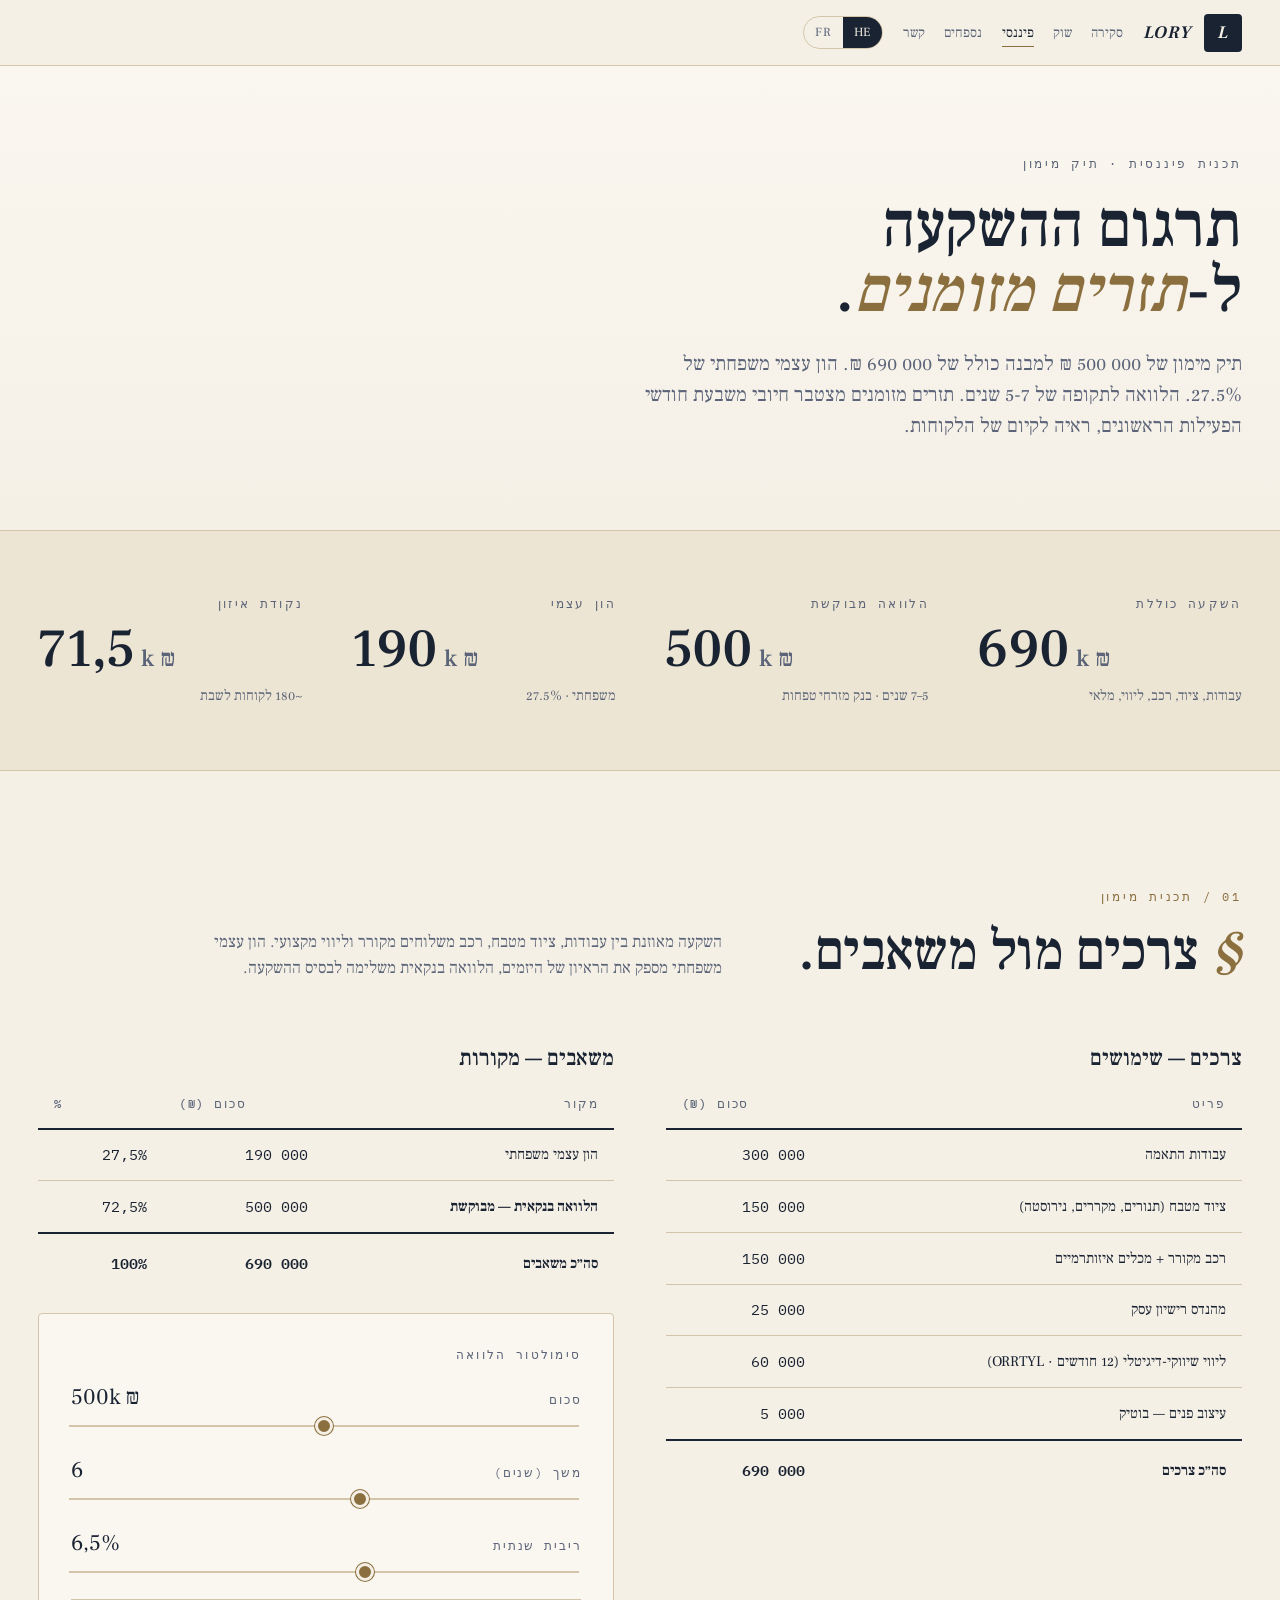
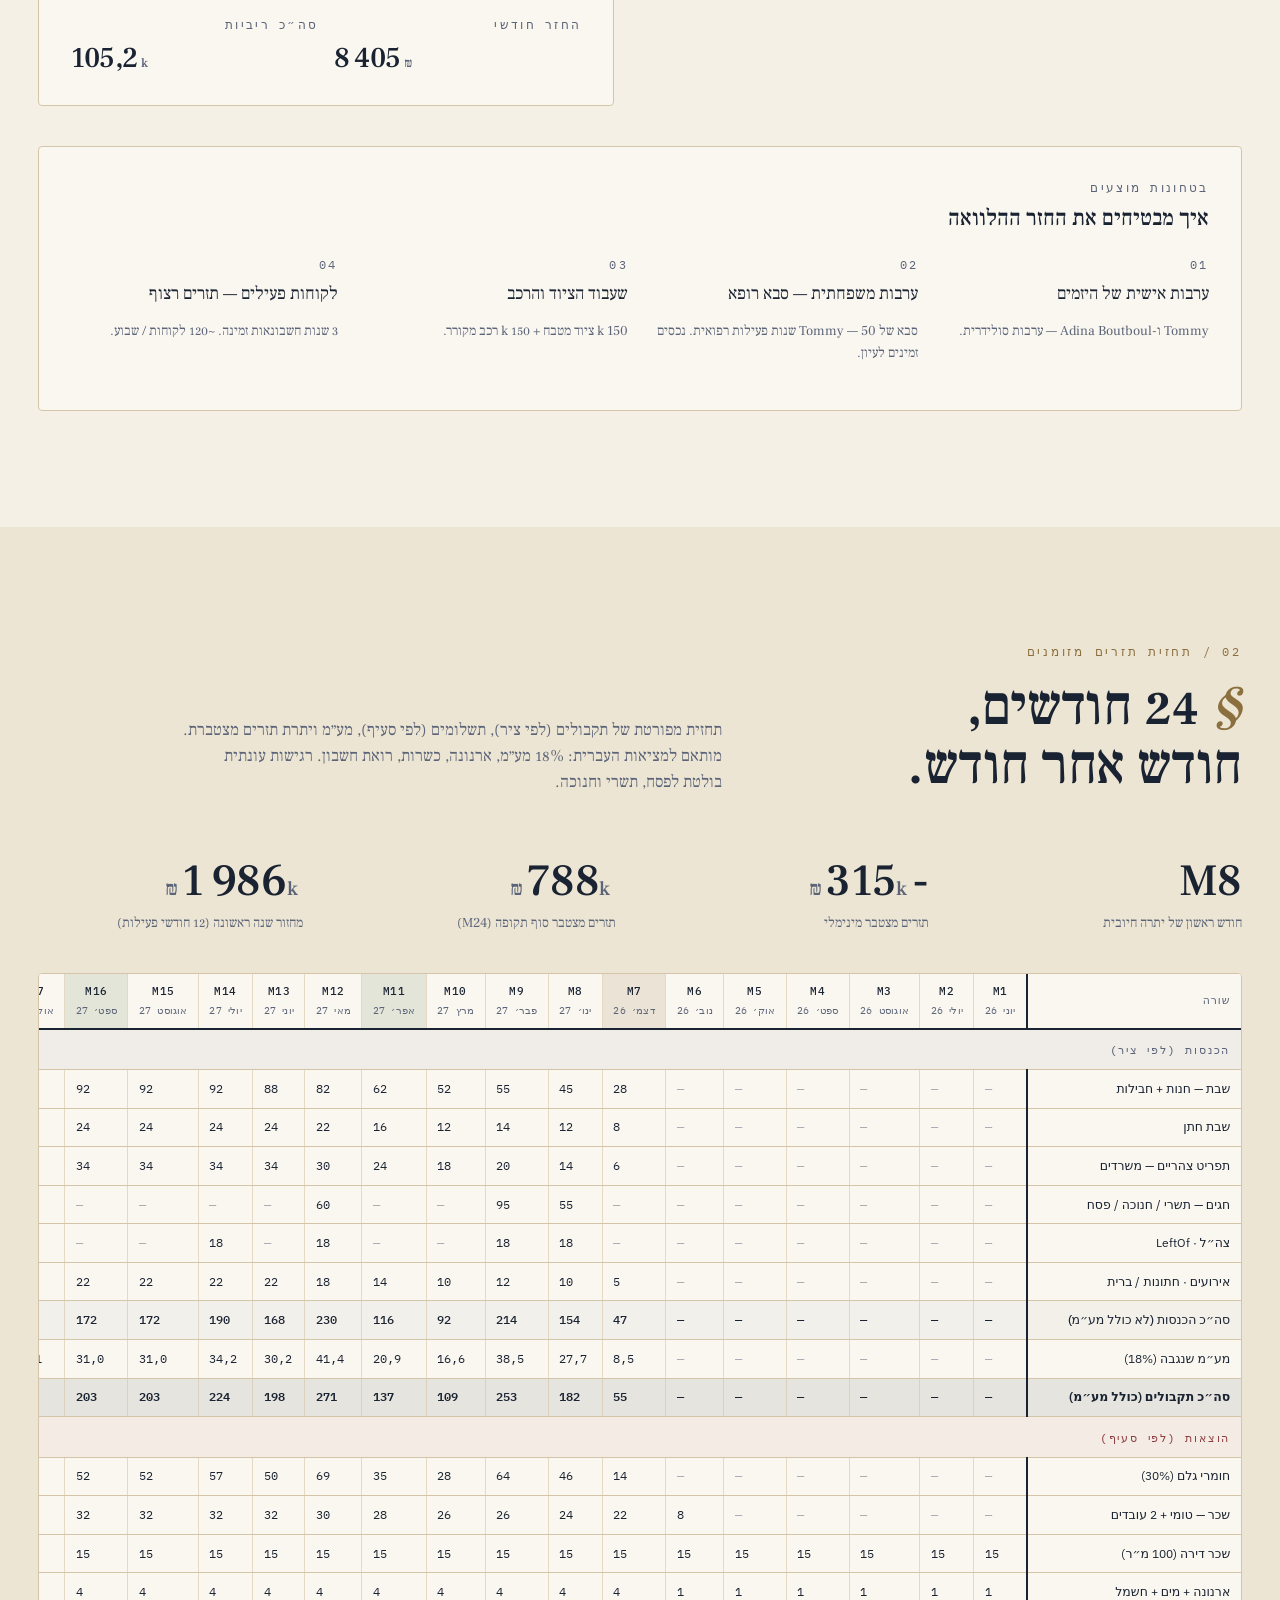
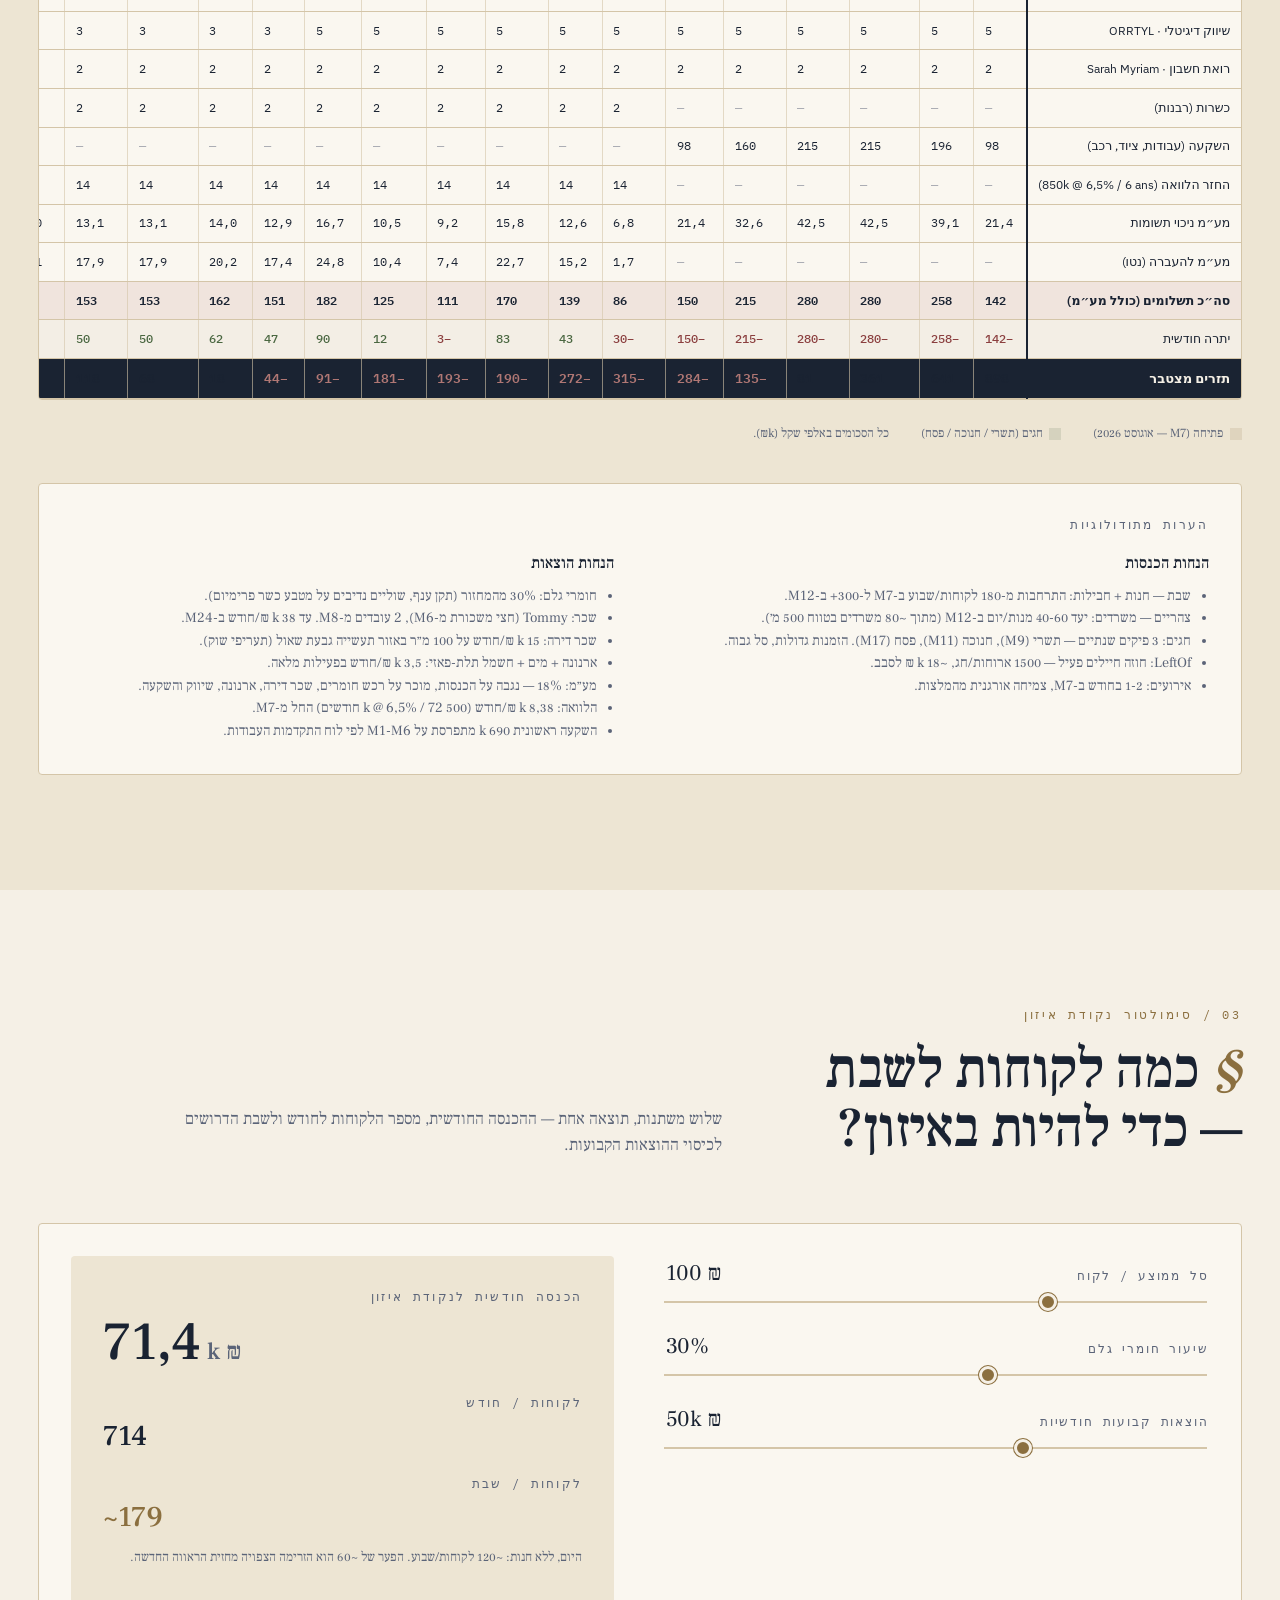
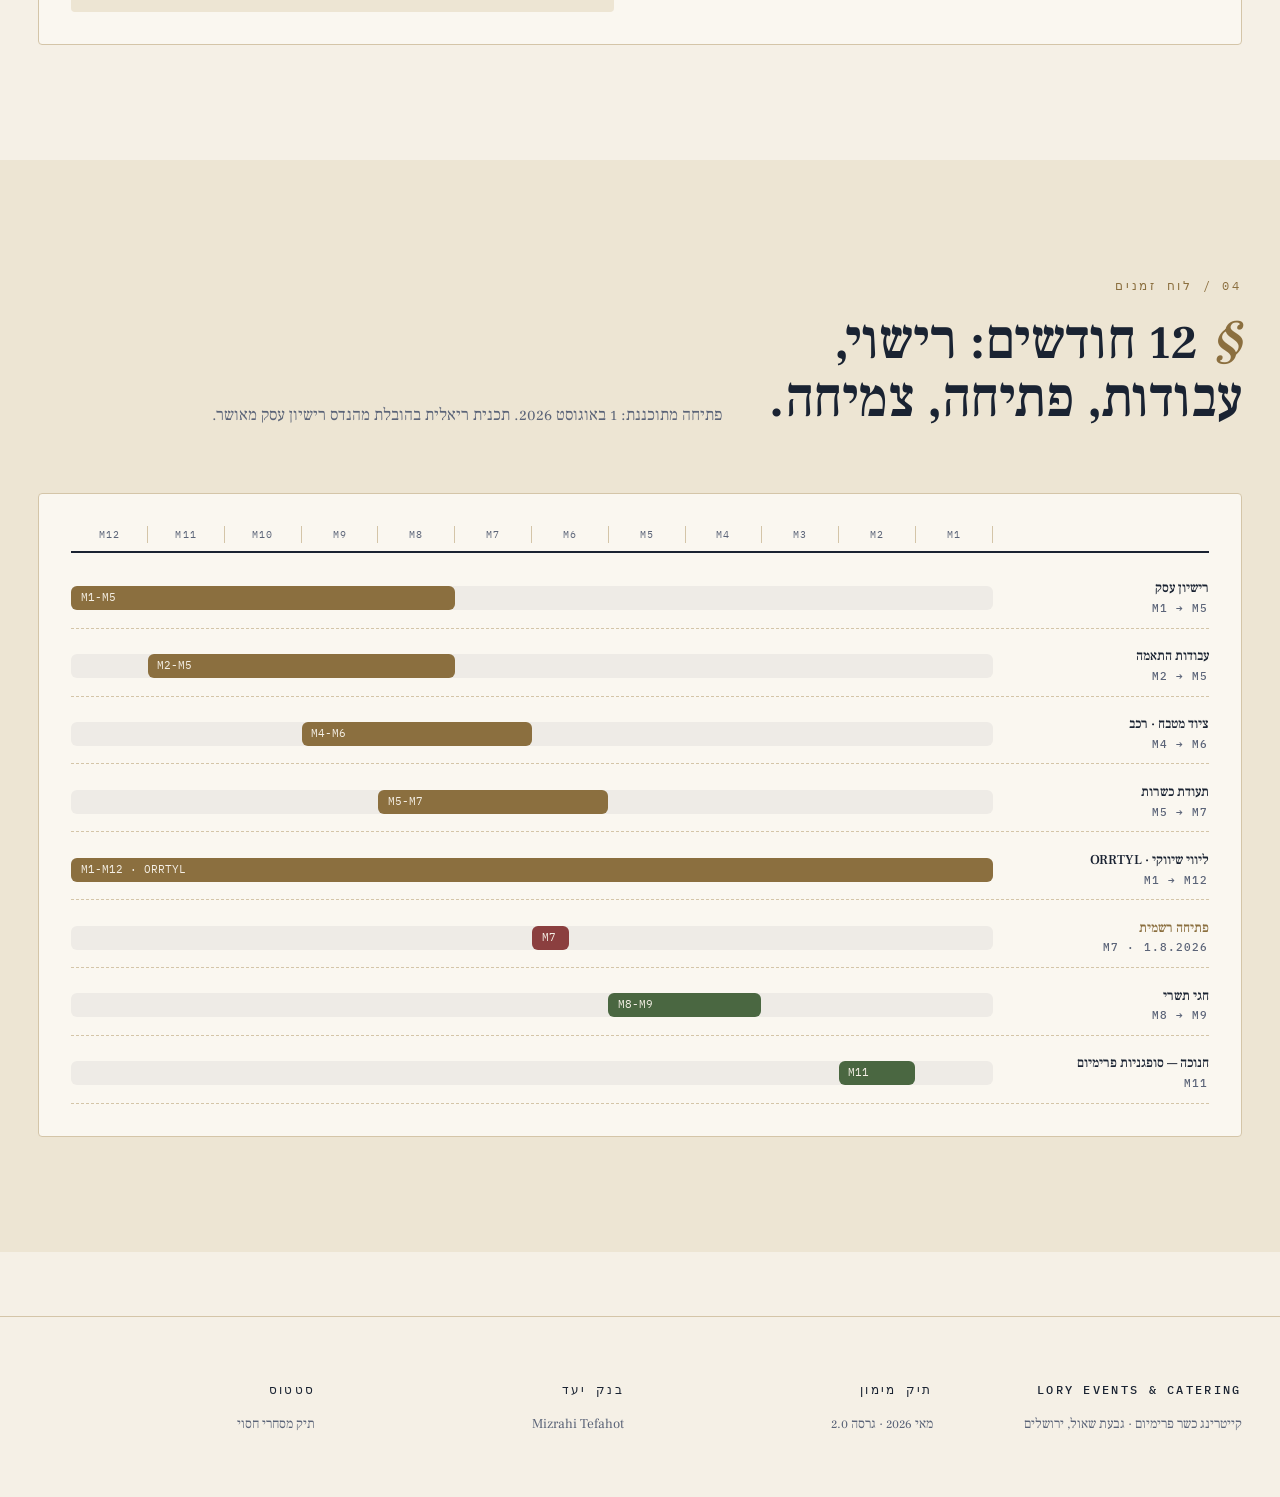
<file: site banquier/financier.html>
<!DOCTYPE html>
<html lang="he" dir="rtl" data-theme="institutionnel" data-density="default">
<head>
<meta charset="UTF-8">
<meta name="viewport" content="width=device-width, initial-scale=1.0">
<title>LORY Events &amp; Catering — תכנית פיננסית · Plan financier</title>
<meta name="description" content="LORY — Plan de financement et prévisionnel de trésorerie 24 mois.">
<link rel="preconnect" href="https://fonts.googleapis.com">
<link rel="preconnect" href="https://fonts.gstatic.com" crossorigin>
<link href="https://fonts.googleapis.com/css2?family=Cormorant+Garamond:ital,wght@0,300;0,400;0,500;0,600;1,300;1,400;1,500&family=EB+Garamond:ital,wght@0,400;0,500;0,600;1,400;1,500&family=Frank+Ruhl+Libre:wght@300;400;500;700;900&family=Heebo:wght@300;400;500;700;800&family=IBM+Plex+Mono:wght@400;500&family=IBM+Plex+Sans:wght@300;400;500;600&family=Inter:wght@300;400;500;600;700&family=JetBrains+Mono:wght@400;500&display=swap" rel="stylesheet">
<link rel="stylesheet" href="css/base.css">
<link rel="stylesheet" href="css/themes.css">
</head>
<body>

<!-- NAV -->
<nav class="nav">
  <div class="nav-inner">
    <a class="nav-brand" href="index.html">
      <span class="mark">L</span>
      <span class="name">LORY</span>
    </a>
    <ul class="nav-links" role="list" style="list-style:none; padding:0; margin:0;">
      <li><a href="index.html"><span class="he">סקירה</span><span class="fr">Synthèse</span></a></li>
      <li><a href="marche.html"><span class="he">שוק</span><span class="fr">Marché</span></a></li>
      <li><a href="financier.html" class="active"><span class="he">פיננסי</span><span class="fr">Financier</span></a></li>
      <li><a href="annexes.html"><span class="he">נספחים</span><span class="fr">Annexes</span></a></li>
      <li><a href="index.html#contact"><span class="he">קשר</span><span class="fr">Contact</span></a></li>
    </ul>
    <div class="nav-lang" role="group" aria-label="Langue">
      <button type="button" data-lang="he" class="on">HE</button>
      <button type="button" data-lang="fr">FR</button>
    </div>
  </div>
</nav>

<!-- HERO -->
<header class="hero page-hero">
  <div class="wrap">
    <div class="hero-eyebrow"><span class="he">תכנית פיננסית · תיק מימון</span><span class="fr">Plan financier · Dossier de financement</span></div>
    <h1 class="hero-title">
      <span class="he">תרגום ההשקעה<br>ל-<em>תזרים מזומנים</em>.</span>
      <span class="fr">L'investissement traduit<br>en <em>trésorerie</em>.</span>
    </h1>
    <p class="hero-lede">
      <span class="he">תיק מימון של 500&nbsp;000&nbsp;₪ למבנה כולל של 690&nbsp;000&nbsp;₪. הון עצמי משפחתי של 27.5%. הלוואה לתקופה של 5-7 שנים. תזרים מזומנים מצטבר חיובי משבעת חודשי הפעילות הראשונים, ראיה לקיום של הלקוחות.</span>
      <span class="fr">Demande de 500&nbsp;000&nbsp;NIS pour un investissement total de 690&nbsp;000&nbsp;NIS. Apport familial 27,5%. Prêt 5-7 ans. Trésorerie cumulée positive dès les premiers mois d'activité, démontrant la solidité du carnet client existant.</span>
    </p>
  </div>
</header>

<!-- KPI BAND -->
<section class="kpi-band">
  <div class="wrap">
    <div class="kpi-grid">
      <div class="kpi">
        <div class="kpi-label"><span class="he">השקעה כוללת</span><span class="fr">Investissement total</span></div>
        <div class="kpi-value">690<span class="unit">k ₪</span></div>
        <div class="kpi-sub"><span class="he">עבודות, ציוד, רכב, ליווי, מלאי</span><span class="fr">Travaux, équipement, véhicule, accompagnement</span></div>
      </div>
      <div class="kpi">
        <div class="kpi-label"><span class="he">הלוואה מבוקשת</span><span class="fr">Prêt demandé</span></div>
        <div class="kpi-value">500<span class="unit">k ₪</span></div>
        <div class="kpi-sub"><span class="he">5–7 שנים · בנק מזרחי טפחות</span><span class="fr">5-7 ans · Banque Mizrahi Tefahot</span></div>
      </div>
      <div class="kpi">
        <div class="kpi-label"><span class="he">הון עצמי</span><span class="fr">Apport personnel</span></div>
        <div class="kpi-value">190<span class="unit">k ₪</span></div>
        <div class="kpi-sub"><span class="he">משפחתי · 27.5%</span><span class="fr">Familial · 27,5%</span></div>
      </div>
      <div class="kpi">
        <div class="kpi-label"><span class="he">נקודת איזון</span><span class="fr">Point mort</span></div>
        <div class="kpi-value">71,5<span class="unit">k ₪</span></div>
        <div class="kpi-sub"><span class="he">~180 לקוחות לשבת</span><span class="fr">~180 couverts / Shabbat</span></div>
      </div>
    </div>
  </div>
</section>

<!-- PLAN DE FINANCEMENT -->
<section class="section">
  <div class="wrap">
    <header class="section-head">
      <div>
        <div class="section-num">01 / <span class="he">תכנית מימון</span><span class="fr">Plan de financement</span></div>
        <h2 class="section-title"><span class="he">צרכים מול משאבים.</span><span class="fr">Emplois et ressources.</span></h2>
      </div>
      <p class="section-lede"><span class="he">השקעה מאוזנת בין עבודות, ציוד מטבח, רכב משלוחים מקורר וליווי מקצועי. הון עצמי משפחתי מספק את הראיון של היזמים, הלוואה בנקאית משלימה לבסיס ההשקעה.</span><span class="fr">Investissement équilibré entre travaux, équipement cuisine, véhicule frigorifique et accompagnement. L'apport familial démontre l'engagement des porteurs ; le prêt bancaire complète le socle d'investissement.</span></p>
    </header>

    <div class="split split-2">
      <div>
        <h3 class="subtitle"><span class="he">צרכים — שימושים</span><span class="fr">Besoins — Emplois</span></h3>
        <table class="tbl">
          <thead>
            <tr><th><span class="he">פריט</span><span class="fr">Poste</span></th><th class="num"><span class="he">סכום (₪)</span><span class="fr">Montant (NIS)</span></th></tr>
          </thead>
          <tbody>
            <tr><td><span class="he">עבודות התאמה</span><span class="fr">Travaux d'aménagement</span></td><td class="num">300 000</td></tr>
            <tr><td><span class="he">ציוד מטבח (תנורים, מקררים, נירוסטה)</span><span class="fr">Équipement cuisine (fours, frigos, inox)</span></td><td class="num">150 000</td></tr>
            <tr><td><span class="he">רכב מקורר + מכלים איזותרמיים</span><span class="fr">Véhicule frigorifique + isothermes</span></td><td class="num">150 000</td></tr>
            <tr><td><span class="he">מהנדס רישיון עסק</span><span class="fr">Ingénieur Rishion Esek</span></td><td class="num">25 000</td></tr>
            <tr><td><span class="he">ליווי שיווקי-דיגיטלי (12 חודשים · ORRTYL)</span><span class="fr">Accompagnement marketing-digital (12 mois · ORRTYL)</span></td><td class="num">60 000</td></tr>
            <tr><td><span class="he">עיצוב פנים — בוטיק</span><span class="fr">Décoration boutique</span></td><td class="num">5 000</td></tr>
          </tbody>
          <tfoot>
            <tr><td><span class="he">סה״כ צרכים</span><span class="fr">Total des emplois</span></td><td class="num">690 000</td></tr>
          </tfoot>
        </table>
      </div>

      <div>
        <h3 class="subtitle"><span class="he">משאבים — מקורות</span><span class="fr">Ressources — Origines</span></h3>
        <table class="tbl">
          <thead>
            <tr><th><span class="he">מקור</span><span class="fr">Source</span></th><th class="num"><span class="he">סכום (₪)</span><span class="fr">Montant (NIS)</span></th><th class="num">%</th></tr>
          </thead>
          <tbody>
            <tr><td><span class="he">הון עצמי משפחתי</span><span class="fr">Apport personnel (familial)</span></td><td class="num">190 000</td><td class="num">27,5%</td></tr>
            <tr><td><strong><span class="he">הלוואה בנקאית — מבוקשת</span><span class="fr">Prêt bancaire — demandé</span></strong></td><td class="num">500 000</td><td class="num">72,5%</td></tr>
          </tbody>
          <tfoot>
            <tr><td><span class="he">סה״כ משאבים</span><span class="fr">Total des ressources</span></td><td class="num">690 000</td><td class="num">100%</td></tr>
          </tfoot>
        </table>

        <!-- LOAN SIMULATOR -->
        <div class="card" style="margin-top: 1.5rem; background: var(--bg-card);">
          <div class="eyebrow"><span class="he">סימולטור הלוואה</span><span class="fr">Simulateur de prêt</span></div>
          <div class="stack-md" style="margin-top: 1rem;">
            <div class="control">
              <div class="control-label"><span><span class="he">סכום</span><span class="fr">Montant</span></span><span class="val"><span id="loan-amount">500</span>k ₪</span></div>
              <input type="range" id="loan-slider" min="300" max="700" value="500" step="10">
            </div>
            <div class="control">
              <div class="control-label"><span><span class="he">משך (שנים)</span><span class="fr">Durée (années)</span></span><span class="val"><span id="loan-years">6</span></span></div>
              <input type="range" id="years-slider" min="3" max="10" value="6" step="1">
            </div>
            <div class="control">
              <div class="control-label"><span><span class="he">ריבית שנתית</span><span class="fr">Taux annuel</span></span><span class="val"><span id="loan-rate">6,5</span>%</span></div>
              <input type="range" id="rate-slider" min="40" max="100" value="65" step="1">
            </div>
            <div style="display: grid; grid-template-columns: 1fr 1fr; gap: 1rem; padding-top: 1rem; border-top: 1px solid var(--rule);">
              <div>
                <div class="kpi-label"><span class="he">החזר חודשי</span><span class="fr">Mensualité</span></div>
                <div class="kpi-value" style="font-size: 1.8rem;" id="monthly-payment">8 380<span class="unit">₪</span></div>
              </div>
              <div>
                <div class="kpi-label"><span class="he">סה״כ ריביות</span><span class="fr">Coût intérêts</span></div>
                <div class="kpi-value" style="font-size: 1.8rem;" id="total-interest">103,3<span class="unit">k</span></div>
              </div>
            </div>
          </div>
        </div>
      </div>
    </div>

    <!-- GUARANTEES -->
    <div class="card" style="margin-top: 2.5rem;">
      <div class="eyebrow"><span class="he">בטחונות מוצעים</span><span class="fr">Garanties proposées</span></div>
      <h3 class="subtitle" style="margin: 0.5rem 0 1.5rem;"><span class="he">איך מבטיחים את החזר ההלוואה</span><span class="fr">Sécurisation du remboursement</span></h3>
      <div class="cards-grid">
        <div>
          <div class="eyebrow">01</div>
          <p style="font-family: var(--font-display); font-size: 1.1rem; margin: 0.3rem 0;"><span class="he">ערבות אישית של היזמים</span><span class="fr">Caution personnelle des porteurs</span></p>
          <p class="muted" style="font-size:0.85rem;"><span class="he">Tommy ו-Adina Boutboul — ערבות סולידרית.</span><span class="fr">Tommy et Adina Boutboul — caution solidaire.</span></p>
        </div>
        <div>
          <div class="eyebrow">02</div>
          <p style="font-family: var(--font-display); font-size: 1.1rem; margin: 0.3rem 0;"><span class="he">ערבות משפחתית — סבא רופא</span><span class="fr">Caution familiale — grand-père médecin</span></p>
          <p class="muted" style="font-size:0.85rem;"><span class="he">סבא של Tommy — 50 שנות פעילות רפואית. נכסים זמינים לעיון.</span><span class="fr">Grand-père de Tommy — 50 ans d'exercice. Actifs mobilisables.</span></p>
        </div>
        <div>
          <div class="eyebrow">03</div>
          <p style="font-family: var(--font-display); font-size: 1.1rem; margin: 0.3rem 0;"><span class="he">שעבוד הציוד והרכב</span><span class="fr">Nantissement équipement &amp; véhicule</span></p>
          <p class="muted" style="font-size:0.85rem;"><span class="he">150&nbsp;k ציוד מטבח + 150&nbsp;k רכב מקורר.</span><span class="fr">150 k matériel cuisine + 150 k véhicule frigorifique.</span></p>
        </div>
        <div>
          <div class="eyebrow">04</div>
          <p style="font-family: var(--font-display); font-size: 1.1rem; margin: 0.3rem 0;"><span class="he">לקוחות פעילים — תזרים רצוף</span><span class="fr">Carnet client actif — flux récurrent</span></p>
          <p class="muted" style="font-size:0.85rem;"><span class="he">3 שנות חשבונאות זמינה. ~120 לקוחות / שבוע.</span><span class="fr">3 ans de comptabilité. ~120 couverts/semaine.</span></p>
        </div>
      </div>
    </div>
  </div>
</section>

<!-- ============================================================
     PRÉVISIONNEL DE TRÉSORERIE 24 MOIS
     ============================================================ -->
<section class="section" style="background: var(--bg-band);">
  <div class="wrap">
    <header class="section-head">
      <div>
        <div class="section-num">02 / <span class="he">תחזית תזרים מזומנים</span><span class="fr">Prévisionnel de trésorerie</span></div>
        <h2 class="section-title"><span class="he">24 חודשים, חודש אחר חודש.</span><span class="fr">24 mois, mois par mois.</span></h2>
      </div>
      <p class="section-lede"><span class="he">תחזית מפורטת של תקבולים (לפי ציר), תשלומים (לפי סעיף), מע״מ ויתרת תזרים מצטברת. מותאם למציאות העברית: 18% מע״מ, ארנונה, כשרות, רואת חשבון. רגישות עונתית בולטת לפסח, תשרי וחנוכה.</span><span class="fr">Prévisionnel détaillé&nbsp;: encaissements par axe d'activité, décaissements par poste, TVA collectée / déductible / à reverser, solde mensuel et trésorerie cumulée. Hypothèses réalité israélienne&nbsp;: TVA 18%, Arnona, kashrout, comptable. Saisonnalité Pessah, Tishrei, Hanouka modélisée explicitement.</span></p>
    </header>

    <!-- KPIs prévisionnel -->
    <div class="stat-row" style="margin-bottom: 2.5rem;">
      <div>
        <div class="num" id="previs-kpi-pointmort">M9</div>
        <div class="lbl"><span class="he">חודש ראשון של יתרה חיובית</span><span class="fr">Premier mois à solde positif</span></div>
      </div>
      <div>
        <div class="num" id="previs-kpi-min">—</div>
        <div class="lbl"><span class="he">תזרים מצטבר מינימלי</span><span class="fr">Trésorerie cumulée minimale</span></div>
      </div>
      <div>
        <div class="num" id="previs-kpi-fin">—</div>
        <div class="lbl"><span class="he">תזרים מצטבר סוף תקופה (M24)</span><span class="fr">Trésorerie cumulée fin de période (M24)</span></div>
      </div>
      <div>
        <div class="num" id="previs-kpi-cay1">—</div>
        <div class="lbl"><span class="he">מחזור שנה ראשונה (12 חודשי פעילות)</span><span class="fr">CA HT année 1 (12 mois d'activité)</span></div>
      </div>
    </div>

    <!-- Tableau prévisionnel généré par JS -->
    <div id="previs-table"></div>

    <!-- Légende -->
    <div style="display: flex; gap: 2rem; flex-wrap: wrap; margin-top: 1.5rem; font-size: 0.78rem; color: var(--ink-soft);">
      <div><span style="display:inline-block; width:12px; height:12px; background: color-mix(in oklab, var(--accent) 14%, transparent); vertical-align: middle; margin-inline-end: 0.4rem;"></span><span class="he">פתיחה (M7 — אוגוסט 2026)</span><span class="fr">Ouverture (M7 — août 2026)</span></div>
      <div><span style="display:inline-block; width:12px; height:12px; background: color-mix(in oklab, var(--positive) 14%, transparent); vertical-align: middle; margin-inline-end: 0.4rem;"></span><span class="he">חגים (תשרי / חנוכה / פסח)</span><span class="fr">Fêtes (Tishrei / Hanouka / Pessah)</span></div>
      <div><span class="he">כל הסכומים באלפי שקל (k₪).</span><span class="fr">Tous les montants en milliers de shekels (k₪).</span></div>
    </div>

    <!-- Notes méthodologiques -->
    <div class="card" style="margin-top: 2.5rem;">
      <div class="eyebrow"><span class="he">הערות מתודולוגיות</span><span class="fr">Notes méthodologiques</span></div>
      <div class="split split-2" style="margin-top: 1rem;">
        <div>
          <h4 style="font-family: var(--font-display); font-weight: 500; margin: 0 0 0.5rem;"><span class="he">הנחות הכנסות</span><span class="fr">Hypothèses encaissements</span></h4>
          <ul style="margin: 0; padding-inline-start: 1.1rem; font-size: 0.88rem; line-height: 1.6; color: var(--ink-soft);">
            <li><span class="he">שבת — חנות + חבילות: התרחבות מ-180 לקוחות/שבוע ב-M7 ל-300+ ב-M12.</span><span class="fr">Shabbat boutique + box&nbsp;: montée de 180 couverts/sem au M7 vers 300+ au M12.</span></li>
            <li><span class="he">צהריים — משרדים: יעד 40-60 מנות/יום ב-M12 (מתוך ~80 משרדים בטווח 500 מ׳).</span><span class="fr">Midi bureaux&nbsp;: cible 40-60 repas/jour au M12 (sur les ~80 bureaux dans 500 m).</span></li>
            <li><span class="he">חגים: 3 פיקים שנתיים — תשרי (M9), חנוכה (M11), פסח (M17). הזמנות גדולות, סל גבוה.</span><span class="fr">Fêtes&nbsp;: 3 pics annuels — Tishrei (M9), Hanouka (M11), Pessah (M17). Volumes importants, panier élevé.</span></li>
            <li><span class="he">LeftOf: חוזה חיילים פעיל — 1500 ארוחות/חג, ~18&nbsp;k ₪ לסבב.</span><span class="fr">LeftOf&nbsp;: contrat soldats actif — 1500 repas/fête, ~18 k NIS par cycle.</span></li>
            <li><span class="he">אירועים: 1-2 בחודש ב-M7, צמיחה אורגנית מהמלצות.</span><span class="fr">Événements&nbsp;: 1-2/mois au M7, croissance organique par recommandations.</span></li>
          </ul>
        </div>
        <div>
          <h4 style="font-family: var(--font-display); font-weight: 500; margin: 0 0 0.5rem;"><span class="he">הנחות הוצאות</span><span class="fr">Hypothèses décaissements</span></h4>
          <ul style="margin: 0; padding-inline-start: 1.1rem; font-size: 0.88rem; line-height: 1.6; color: var(--ink-soft);">
            <li><span class="he">חומרי גלם: 30% מהמחזור (תקן ענף, שוליים נדיבים על מטבע כשר פרימיום).</span><span class="fr">Matières premières&nbsp;: 30% du CA (norme du secteur ; marge confortable sur le casher premium).</span></li>
            <li><span class="he">שכר: Tommy (חצי משכורת מ-M6), 2 עובדים מ-M8. עד 38&nbsp;k ₪/חודש ב-M24.</span><span class="fr">Salaires&nbsp;: Tommy (demi-paie dès M6), 2 employés à partir M8. Plafond 38 k NIS/mois au M24.</span></li>
            <li><span class="he">שכר דירה: 15&nbsp;k ₪/חודש על 100 מ״ר באזור תעשייה גבעת שאול (תעריפי שוק).</span><span class="fr">Loyer&nbsp;: 15 k NIS/mois pour 100 m² en zone industrielle Givat Shaul (prix marché).</span></li>
            <li><span class="he">ארנונה + מים + חשמל תלת-פאזי: 3,5&nbsp;k ₪/חודש בפעילות מלאה.</span><span class="fr">Arnona + eau + triphasé&nbsp;: 3,5 k NIS/mois en régime de croisière.</span></li>
            <li><span class="he">מע״מ: 18% — נגבה על הכנסות, מוכר על רכש חומרים, שכר דירה, ארנונה, שיווק והשקעה.</span><span class="fr">TVA&nbsp;: 18% — collectée sur ventes, déductible sur matières, loyer, arnona, marketing, investissement.</span></li>
            <li><span class="he">הלוואה: 8,38&nbsp;k ₪/חודש (500 k @ 6,5% / 72 חודשים) החל מ-M7.</span><span class="fr">Prêt&nbsp;: 8,38 k NIS/mois (500 k @ 6,5% / 72 mois) à partir du M7.</span></li>
            <li><span class="he">השקעה ראשונית 690&nbsp;k מתפרסת על M1-M6 לפי לוח התקדמות העבודות.</span><span class="fr">Investissement initial 690 k étalé M1-M6 selon l'avancement des travaux.</span></li>
          </ul>
        </div>
      </div>
    </div>
  </div>
</section>

<!-- ============================================================
     POINT MORT INTERACTIF
     ============================================================ -->
<section class="section">
  <div class="wrap">
    <header class="section-head">
      <div>
        <div class="section-num">03 / <span class="he">סימולטור נקודת איזון</span><span class="fr">Simulateur point mort</span></div>
        <h2 class="section-title"><span class="he">כמה לקוחות לשבת — כדי להיות באיזון?</span><span class="fr">Combien de couverts par Shabbat&nbsp;?</span></h2>
      </div>
      <p class="section-lede"><span class="he">שלוש משתנות, תוצאה אחת — ההכנסה החודשית, מספר הלקוחות לחודש ולשבת הדרושים לכיסוי ההוצאות הקבועות.</span><span class="fr">Trois variables, un résultat — le chiffre d'affaires mensuel et le nombre de couverts par mois et par Shabbat pour couvrir les charges fixes.</span></p>
    </header>

    <div class="card">
      <div class="split split-2">
        <div class="stack-md">
          <div class="control">
            <div class="control-label"><span><span class="he">סל ממוצע / לקוח</span><span class="fr">Panier moyen / couvert</span></span><span class="val"><span id="panier-val">100</span> ₪</span></div>
            <input type="range" id="panier-slider" min="60" max="200" value="100" step="5">
          </div>
          <div class="control">
            <div class="control-label"><span><span class="he">שיעור חומרי גלם</span><span class="fr">% matières premières</span></span><span class="val"><span id="material-val">30</span>%</span></div>
            <input type="range" id="material-slider" min="20" max="45" value="30" step="1">
          </div>
          <div class="control">
            <div class="control-label"><span><span class="he">הוצאות קבועות חודשיות</span><span class="fr">Charges fixes mensuelles</span></span><span class="val"><span id="fixed-val">50</span>k ₪</span></div>
            <input type="range" id="fixed-slider" min="35" max="80" value="50" step="1">
          </div>
        </div>
        <div style="background: var(--bg-band); padding: 2rem; border-radius: var(--radius);">
          <div class="kpi-label"><span class="he">הכנסה חודשית לנקודת איזון</span><span class="fr">CA mensuel pour point mort</span></div>
          <div class="kpi-value" id="be-ca" style="margin-top:0.5rem;">71,4<span class="unit">k ₪</span></div>
          <div class="kpi-label" style="margin-top: 1.5rem;"><span class="he">לקוחות / חודש</span><span class="fr">Couverts / mois</span></div>
          <div class="kpi-value" id="be-couverts" style="font-size: 1.8rem; margin-top:0.3rem;">714</div>
          <div class="kpi-label" style="margin-top: 1.5rem;"><span class="he">לקוחות / שבת</span><span class="fr">Couverts / Shabbat</span></div>
          <div class="kpi-value" id="be-shabbat" style="font-size: 1.8rem; margin-top:0.3rem; color: var(--accent);">~178</div>
          <p class="muted" style="font-size:0.82rem; margin-top: 1rem; line-height: 1.5;"><span class="he">היום, ללא חנות: ~120 לקוחות/שבוע. הפער של ~60 הוא הזרימה הצפויה מחזית הראווה החדשה.</span><span class="fr">Aujourd'hui sans boutique&nbsp;: ~120/semaine. L'écart de ~60 est le flux entrant attendu via la vitrine.</span></p>
        </div>
      </div>
    </div>
  </div>
</section>

<!-- ============================================================
     CALENDRIER GANTT
     ============================================================ -->
<section class="section" style="background: var(--bg-band);">
  <div class="wrap">
    <header class="section-head">
      <div>
        <div class="section-num">04 / <span class="he">לוח זמנים</span><span class="fr">Calendrier de lancement</span></div>
        <h2 class="section-title"><span class="he">12 חודשים: רישוי, עבודות, פתיחה, צמיחה.</span><span class="fr">12 mois&nbsp;: réglementaire, travaux, ouverture, croissance.</span></h2>
      </div>
      <p class="section-lede"><span class="he">פתיחה מתוכננת: 1 באוגוסט 2026. תכנית ריאלית בהובלת מהנדס רישיון עסק מאושר.</span><span class="fr">Ouverture cible&nbsp;: 1<sup>er</sup> août 2026. Planning piloté par un ingénieur Rishion Esek certifié.</span></p>
    </header>

    <div class="card">
      <div class="gantt">
        <div class="gantt-scale">
          <div></div>
          <div class="gantt-scale-months">
            <span>M1</span><span>M2</span><span>M3</span><span>M4</span><span>M5</span><span>M6</span><span>M7</span><span>M8</span><span>M9</span><span>M10</span><span>M11</span><span>M12</span>
          </div>
        </div>

        <div class="gantt-row" data-detail="g1">
          <div class="gantt-label"><span class="he">רישיון עסק</span><span class="fr">Rishion Esek</span><small>M1 → M5</small></div>
          <div class="gantt-track"><div class="gantt-bar" style="left: 0%; width: 41.6%;">M1-M5</div></div>
        </div>
        <div class="gantt-detail" id="g1"><p><strong><span class="he">פירוט</span><span class="fr">Détail</span> :</strong>
          <span class="he">בקשת מידע מוקדם, תכניות אדריכליות (מטבח + חזית), פרשה טכנית, פרוטוקול HACCP. מתואם עם המהנדס המאושר (25&nbsp;k ₪).</span>
          <span class="fr">Bakashat Meida, plans (cuisine + boutique), parasha technit, protocole HACCP. Piloté par l'ingénieur certifié (25k NIS).</span></p>
        </div>

        <div class="gantt-row" data-detail="g2">
          <div class="gantt-label"><span class="he">עבודות התאמה</span><span class="fr">Travaux d'aménagement</span><small>M2 → M5</small></div>
          <div class="gantt-track"><div class="gantt-bar" style="left: 8.3%; width: 33.3%;">M2-M5</div></div>
        </div>
        <div class="gantt-detail" id="g2"><p><strong><span class="he">פירוט</span><span class="fr">Détail</span> :</strong>
          <span class="he">ללא הריסה. הרמת רצפה ב-30 ס״מ. מחיצות, ריצוף, חשמל, אינסטלציה, אוורור. תקרה: 200&nbsp;k ₪.</span>
          <span class="fr">Zéro démolition. Surélévation sol 30cm. Cloisonnement, carrelage, électricité, plomberie, ventilation. Plafond&nbsp;: 200k NIS.</span></p>
        </div>

        <div class="gantt-row" data-detail="g3">
          <div class="gantt-label"><span class="he">ציוד מטבח · רכב</span><span class="fr">Équipement · véhicule</span><small>M4 → M6</small></div>
          <div class="gantt-track"><div class="gantt-bar" style="left: 25%; width: 25%;">M4-M6</div></div>
        </div>
        <div class="gantt-detail" id="g3"><p><strong><span class="he">פירוט</span><span class="fr">Détail</span> :</strong>
          <span class="he">תנורים מקצועיים, מקררים מופרדים (בשרי/דגי/פרווה), שולחנות נירוסטה, רכב מקורר.</span>
          <span class="fr">Fours pro, frigos séparés (basari/dagim/parve), plans inox, véhicule frigorifique.</span></p>
        </div>

        <div class="gantt-row" data-detail="g4">
          <div class="gantt-label"><span class="he">תעודת כשרות</span><span class="fr">Teudat Kashrut</span><small>M5 → M7</small></div>
          <div class="gantt-track"><div class="gantt-bar" style="left: 33.3%; width: 25%;">M5-M7</div></div>
        </div>
        <div class="gantt-detail" id="g4"><p><strong><span class="he">פירוט</span><span class="fr">Détail</span> :</strong>
          <span class="he">דרגה מבוקשת: רבנות ירושלים מהודרת או בד״ץ. דרישות הפרדה כבר משולבות בתכנון.</span>
          <span class="fr">Niveau visé&nbsp;: Rabbanut Mehuderet Jerusalem ou Badatz. Exigences déjà intégrées au design.</span></p>
        </div>

        <div class="gantt-row" data-detail="g5">
          <div class="gantt-label"><span class="he">ליווי שיווקי · ORRTYL</span><span class="fr">Marketing · ORRTYL</span><small>M1 → M12</small></div>
          <div class="gantt-track"><div class="gantt-bar" style="left: 0%; width: 100%;">M1-M12 · ORRTYL</div></div>
        </div>
        <div class="gantt-detail" id="g5"><p><strong><span class="he">פירוט</span><span class="fr">Détail</span> :</strong>
          <span class="he">חוזה 12 חודשים (60&nbsp;k ₪): זהות, אתר, הזמנות אונליין, אינסטגרם, פייסבוק, טיק טוק, פרסום ממומן.</span>
          <span class="fr">Contrat 12 mois (60k NIS)&nbsp;: identité, site, commandes en ligne, Instagram, Facebook, TikTok, ads.</span></p>
        </div>

        <div class="gantt-row" data-detail="g6">
          <div class="gantt-label" style="color: var(--accent);"><span class="he">פתיחה רשמית</span><span class="fr">Ouverture officielle</span><small>M7 · 1.8.2026</small></div>
          <div class="gantt-track"><div class="gantt-bar" style="left: 50%; width: 4%; background: var(--negative);">M7</div></div>
        </div>
        <div class="gantt-detail" id="g6"><p><strong><span class="he">פירוט</span><span class="fr">Détail</span> :</strong>
          <span class="he">1 באוגוסט 2026. השקה רשמית עם משפיענים מקומיים. מבצע הכרות 4 שבועות ראשונים.</span>
          <span class="fr">1<sup>er</sup> août 2026. Lancement avec influenceurs locaux. Offre découverte sur les 4 premières semaines.</span></p>
        </div>

        <div class="gantt-row" data-detail="g7">
          <div class="gantt-label"><span class="he">חגי תשרי</span><span class="fr">Fêtes de Tishrei</span><small>M8 → M9</small></div>
          <div class="gantt-track"><div class="gantt-bar" style="left: 58.3%; width: 16.6%; background: var(--positive); color: var(--bg);">M8-M9</div></div>
        </div>
        <div class="gantt-detail" id="g7"><p><strong><span class="he">פירוט</span><span class="fr">Détail</span> :</strong>
          <span class="he">ראש השנה, כיפור, סוכות — נפח גדול ראשון אחרי פתיחה.</span>
          <span class="fr">Rosh Hashana, Yom Kippour, Soukot — premier gros volume post-ouverture.</span></p>
        </div>

        <div class="gantt-row" data-detail="g8">
          <div class="gantt-label"><span class="he">חנוכה — סופגניות פרימיום</span><span class="fr">Hanouka — soufganiot</span><small>M11</small></div>
          <div class="gantt-track"><div class="gantt-bar" style="left: 83.3%; width: 8.3%; background: var(--positive); color: var(--bg);">M11</div></div>
        </div>
        <div class="gantt-detail" id="g8"><p><strong><span class="he">פירוט</span><span class="fr">Détail</span> :</strong>
          <span class="he">המוצר העונתי המרכזי. רמת גסטרונומיה צרפתית — פוטנציאל ויראלי.</span>
          <span class="fr">Le produit phare saisonnier. Niveau gastronomie française — potentiel viral.</span></p>
        </div>
      </div>
    </div>
  </div>
</section>

<!-- TWEAKS -->
<aside class="tweaks" id="tweaks" aria-label="Tweaks">
  <h4><span><span class="he">התאמות</span><span class="fr">Tweaks</span></span><button id="tweaks-close" aria-label="close">×</button></h4>
  <div class="tweaks-section">
    <div class="control-label" style="margin-bottom: 0.5rem;"><span class="he">כיוון עיצוב</span><span class="fr">Direction visuelle</span></div>
    <div class="theme-radio">
      <button data-theme="institutionnel" class="on"><span class="he">מוסדי</span><span class="fr">Sobre</span></button>
      <button data-theme="premium"><span class="he">פרימיום</span><span class="fr">Premium</span></button>
      <button data-theme="data"><span class="he">דאטה</span><span class="fr">Data</span></button>
    </div>
  </div>
  <div class="tweaks-section">
    <div class="control-label" style="margin-bottom: 0.5rem;"><span class="he">צפיפות</span><span class="fr">Densité</span></div>
    <div class="density-radio">
      <button data-density="compact"><span class="he">צפוף</span><span class="fr">Dense</span></button>
      <button data-density="default" class="on"><span class="he">רגיל</span><span class="fr">Normal</span></button>
      <button data-density="spacious"><span class="he">רווח</span><span class="fr">Aéré</span></button>
    </div>
  </div>
</aside>

<!-- FOOTER -->
<footer class="footer">
  <div class="wrap">
    <div class="footer-grid">
      <div><h5>LORY Events &amp; Catering</h5><p><span class="he">קייטרינג כשר פרימיום · גבעת שאול, ירושלים</span><span class="fr">Traiteur casher premium · Givat Shaul, Jérusalem</span></p></div>
      <div><h5><span class="he">תיק מימון</span><span class="fr">Dossier financement</span></h5><p><span class="he">מאי 2026 · גרסה 2.0</span><span class="fr">Mai 2026 · Version 2.0</span></p></div>
      <div><h5><span class="he">בנק יעד</span><span class="fr">Banque cible</span></h5><p>Mizrahi Tefahot</p></div>
      <div><h5><span class="he">סטטוס</span><span class="fr">Statut</span></h5><p><span class="he">תיק מסחרי חסוי</span><span class="fr">Dossier commercial confidentiel</span></p></div>
    </div>
  </div>
</footer>

<script src="js/shared.js"></script>
<script src="js/financier.js"></script>
</body>
</html>
</file>
<file: css/base.css>
/* ============================================================
   LORY EVENTS & CATERING — DOSSIER BANCAIRE
   base.css — Complete design system (layout, components, print)
   ============================================================ */

/* ---------- RESET ---------- */
*, *::before, *::after { box-sizing: border-box; margin: 0; padding: 0; }
html { -webkit-text-size-adjust: 100%; scroll-behavior: smooth; }
body {
  background: var(--bg);
  color: var(--ink);
  font-family: var(--font-body);
  font-size: var(--fs-body);
  line-height: 1.6;
  -webkit-font-smoothing: antialiased;
  text-rendering: optimizeLegibility;
  overflow-x: hidden;
}
img, svg { display: block; max-width: 100%; }
a { color: inherit; text-decoration: none; }
button { font: inherit; cursor: pointer; border: none; background: none; }
ul, ol { list-style: none; }
h1, h2, h3, h4, h5, h6 { font-weight: inherit; font-size: inherit; }

/* ---------- TYPOGRAPHY ---------- */
.font-display { font-family: var(--font-display); }
.font-body { font-family: var(--font-body); }
.font-mono { font-family: var(--font-mono); font-variant-numeric: tabular-nums; }

/* ---------- RTL SUPPORT ---------- */
[dir="rtl"] body { font-family: var(--font-body); }
[dir="rtl"] .tbl td.num,
[dir="rtl"] .kpi-value,
[dir="rtl"] .gantt-bar,
[dir="rtl"] .control-label .val,
[dir="rtl"] .font-mono {
  direction: ltr;
  unicode-bidi: isolate;
}
[dir="rtl"] .hero-meta dt,
[dir="rtl"] .hero-meta dd { text-align: start; }
[dir="rtl"] .nav-links { margin-inline-start: auto; margin-inline-end: 0; }

/* ---------- LANGUAGE TOGGLE ---------- */
[lang="he"] .fr,
[lang="fr"] .he { display: none !important; }

/* ---------- LAYOUT ---------- */
:root {
  --gutter: clamp(1.25rem, 3vw, 2.5rem);
  --maxw: 1280px;
  --section-y: clamp(4rem, 9vw, 8rem);
}
.wrap { max-width: var(--maxw); margin: 0 auto; padding: 0 var(--gutter); }
.section { padding: var(--section-y) 0; position: relative; }

/* ---------- UTILITIES ---------- */
.split { display: grid; gap: clamp(2rem, 4vw, 3.5rem); }
@media (min-width: 880px) {
  .split-2 { grid-template-columns: 1fr 1fr; }
  .split-3 { grid-template-columns: repeat(3, 1fr); }
}
.flow > * + * { margin-top: 1rem; }
.stack-xs > * + * { margin-top: 0.4rem; }
.stack-sm > * + * { margin-top: 0.75rem; }
.stack-md > * + * { margin-top: 1.5rem; }
.text-center { text-align: center; }
.muted { color: var(--ink-soft); }
.eyebrow {
  font-family: var(--font-mono);
  font-size: 0.72rem;
  letter-spacing: 0.2em;
  text-transform: uppercase;
  color: var(--ink-soft);
}

/* ---------- NAV ---------- */
.nav {
  position: sticky;
  top: 0;
  z-index: 50;
  background: var(--bg-nav);
  border-bottom: 1px solid var(--rule);
  backdrop-filter: blur(12px);
  -webkit-backdrop-filter: blur(12px);
}
.nav-inner {
  display: flex;
  align-items: center;
  gap: 1.25rem;
  padding: 0.85rem var(--gutter);
  max-width: var(--maxw);
  margin: 0 auto;
}
.nav-brand {
  display: flex;
  align-items: center;
  gap: 0.75rem;
  font-weight: 600;
  letter-spacing: 0.06em;
  text-decoration: none;
}
.nav-brand .nav-logo {
  width: 42px;
  height: 42px;
  border-radius: 50%;
  object-fit: cover;
  flex-shrink: 0;
}
.nav-brand .name {
  font-family: var(--font-display);
  font-size: 1.1rem;
  letter-spacing: 0.08em;
}
.nav-links {
  display: flex;
  gap: 1.2rem;
  margin-inline-start: auto;
  font-size: 0.86rem;
  flex-wrap: wrap;
}
.nav-links a {
  color: var(--ink-soft);
  padding: 0.3rem 0;
  border-bottom: 2px solid transparent;
  transition: color 0.2s, border-color 0.2s;
}
.nav-links a:hover,
.nav-links a.active {
  color: var(--ink);
  border-color: var(--accent);
}
.nav-lang {
  display: inline-flex;
  gap: 0;
  border: 1px solid var(--rule);
  border-radius: 999px;
  overflow: hidden;
}
.nav-lang button {
  background: transparent;
  border: 0;
  padding: 0.35rem 0.7rem;
  font-size: 0.78rem;
  color: var(--ink-soft);
  letter-spacing: 0.05em;
  transition: background 0.2s, color 0.2s;
}
.nav-lang button.on {
  background: var(--ink);
  color: var(--bg);
}
.btn-pdf {
  display: inline-flex;
  align-items: center;
  gap: 0.4rem;
  padding: 0.45rem 1rem;
  background: var(--primary);
  color: #fff;
  border-radius: 999px;
  font-size: 0.78rem;
  font-weight: 500;
  letter-spacing: 0.04em;
  transition: background 0.2s;
  flex-shrink: 0;
}
.btn-pdf:hover { background: var(--ink); }

/* ---------- HERO ---------- */
.hero {
  padding: clamp(5rem, 12vw, 9rem) 0 clamp(3rem, 6vw, 5rem);
  position: relative;
  overflow: hidden;
}
.hero::before {
  content: '';
  position: absolute;
  inset: 0;
  background: linear-gradient(
    180deg,
    rgba(239, 231, 218, 0) 0%,
    rgba(239, 231, 218, 0.4) 100%
  );
  pointer-events: none;
}
.hero-watermark {
  position: absolute;
  top: 50%;
  left: 50%;
  transform: translate(-50%, -50%);
  width: 600px;
  max-width: 80vw;
  height: auto;
  opacity: 0.08;
  pointer-events: none;
  z-index: 0;
}
.hero .wrap { position: relative; z-index: 1; }
.hero-eyebrow {
  font-family: var(--font-mono);
  font-size: 0.78rem;
  letter-spacing: 0.22em;
  text-transform: uppercase;
  color: var(--ink-soft);
  margin-bottom: 1.25rem;
}
.hero-title {
  font-family: var(--font-display);
  font-weight: var(--display-weight);
  font-size: clamp(2.4rem, 6.5vw, 5.4rem);
  line-height: 1.02;
  letter-spacing: var(--display-tracking);
  margin: 0 0 1.5rem;
  max-width: 18ch;
  text-wrap: balance;
}
.hero-title em { font-style: italic; color: var(--accent); }
.hero-lede {
  font-size: clamp(1.05rem, 1.6vw, 1.25rem);
  max-width: 56ch;
  color: var(--ink-soft);
  margin: 0 0 2.5rem;
  line-height: 1.55;
}
.hero-meta {
  display: grid;
  grid-template-columns: repeat(auto-fit, minmax(160px, 1fr));
  gap: 1.5rem 3rem;
  max-width: 760px;
  margin-top: 2.5rem;
  padding-top: 2rem;
  border-top: 1px solid var(--rule);
}
.hero-meta dt {
  font-family: var(--font-mono);
  font-size: 0.72rem;
  letter-spacing: 0.18em;
  text-transform: uppercase;
  color: var(--ink-soft);
  margin-bottom: 0.4rem;
}
.hero-meta dd {
  margin: 0;
  font-family: var(--font-display);
  font-size: 1.35rem;
  font-weight: var(--display-weight);
}
/* Page-level hero (smaller) */
.page-hero { padding: clamp(3.5rem, 8vw, 5.5rem) 0 clamp(2rem, 4vw, 3rem); }
.page-hero .hero-title { font-size: clamp(2rem, 5vw, 4rem); }

/* ---------- KPI BAND ---------- */
.kpi-band {
  border-block: 1px solid var(--rule);
  padding: clamp(2.5rem, 5vw, 4rem) 0;
  background: var(--bg-band);
}
.kpi-grid {
  display: grid;
  grid-template-columns: repeat(auto-fit, minmax(220px, 1fr));
  gap: 2.5rem 3rem;
}
.kpi { position: relative; }
.kpi-label {
  font-family: var(--font-mono);
  font-size: 0.72rem;
  letter-spacing: 0.2em;
  text-transform: uppercase;
  color: var(--ink-soft);
  margin-bottom: 0.6rem;
}
.kpi-value {
  font-family: var(--font-display);
  font-weight: var(--display-weight);
  font-size: clamp(2.2rem, 4.2vw, 3.6rem);
  line-height: 1;
  letter-spacing: -0.02em;
}
.kpi-value .unit {
  font-size: 0.45em;
  color: var(--ink-soft);
  margin-inline-start: 0.3em;
  letter-spacing: 0;
}
.kpi-sub {
  margin-top: 0.6rem;
  font-size: 0.88rem;
  color: var(--ink-soft);
  line-height: 1.45;
}

/* ---------- SECTION HEADER ---------- */
.section-head {
  display: grid;
  grid-template-columns: minmax(0, 1fr);
  gap: 2rem;
  margin-bottom: clamp(3rem, 5vw, 4.5rem);
  align-items: end;
}
@media (min-width: 900px) {
  .section-head { grid-template-columns: 1fr 1.4fr; }
}
.section-num {
  font-family: var(--font-mono);
  font-size: 0.78rem;
  letter-spacing: 0.22em;
  text-transform: uppercase;
  color: var(--accent);
  margin-bottom: 1rem;
}
.section-title {
  font-family: var(--font-display);
  font-weight: var(--display-weight);
  font-size: clamp(2rem, 4.5vw, 3.5rem);
  line-height: 1.05;
  letter-spacing: -0.01em;
  margin: 0;
  text-wrap: balance;
}
.section-lede {
  font-size: clamp(1rem, 1.3vw, 1.1rem);
  color: var(--ink-soft);
  line-height: 1.55;
  max-width: 60ch;
  margin: 0;
}
.subtitle {
  font-family: var(--font-display);
  font-size: 1.4rem;
  font-weight: var(--display-weight);
  line-height: 1.2;
  margin: 0 0 0.6rem;
}

/* ---------- CARDS ---------- */
.card {
  background: var(--bg-card);
  border: 1px solid var(--rule);
  border-radius: var(--radius);
  padding: clamp(1.5rem, 2.5vw, 2.25rem);
  box-shadow: 0 1px 3px rgba(0, 0, 0, 0.06);
  transition: transform 0.25s ease, box-shadow 0.25s ease;
}
.card:hover {
  transform: translateY(-2px);
  box-shadow: 0 4px 12px rgba(0, 0, 0, 0.08);
}
.card-static { transition: none; }
.card-static:hover { transform: none; box-shadow: 0 1px 3px rgba(0, 0, 0, 0.06); }
.cards-grid {
  display: grid;
  gap: 1.5rem;
  grid-template-columns: repeat(auto-fit, minmax(260px, 1fr));
}

/* ---------- TABLES ---------- */
.tbl { width: 100%; border-collapse: collapse; font-size: 0.92rem; }
.tbl th, .tbl td {
  padding: 0.85rem 1rem;
  text-align: start;
  border-bottom: 1px solid var(--rule);
  vertical-align: top;
}
.tbl thead th {
  font-family: var(--font-mono);
  font-size: 0.72rem;
  letter-spacing: 0.16em;
  text-transform: uppercase;
  color: var(--ink-soft);
  font-weight: 500;
  border-bottom: 2px solid var(--ink);
}
.tbl tbody tr:last-child td { border-bottom: none; }
.tbl td.num, .tbl th.num {
  text-align: end;
  font-variant-numeric: tabular-nums;
  font-family: var(--font-mono);
}
.tbl tfoot td {
  font-weight: 600;
  border-top: 2px solid var(--ink);
  border-bottom: none;
  padding-top: 1.1rem;
}
/* Table scroll container */
.tbl-scroll {
  overflow-x: auto;
  border: 1px solid var(--rule);
  border-radius: var(--radius);
  background: var(--bg-card);
}

/* ---------- EXPENSE TABLE ---------- */
.expense-tbl { font-size: 0.85rem; }
.expense-tbl th {
  font-family: var(--font-mono);
  font-size: 0.72rem;
  letter-spacing: 0.14em;
  text-transform: uppercase;
  color: var(--ink-soft);
  font-weight: 500;
}
.expense-tbl .section-row td {
  font-family: var(--font-mono);
  font-size: 0.72rem;
  letter-spacing: 0.14em;
  text-transform: uppercase;
  color: var(--accent);
  font-weight: 600;
  background: color-mix(in oklab, var(--accent) 6%, transparent);
  padding: 0.7rem 1rem;
}
.expense-tbl .total-row td {
  border-top: 2px solid var(--ink);
  padding-top: 0.9rem;
}

/* ---------- PREVISIONNEL TABLE (24 months) ---------- */
.previs-scroll {
  overflow-x: auto;
  border: 1px solid var(--rule);
  border-radius: var(--radius);
  background: var(--bg-card);
}
table.previs {
  border-collapse: collapse;
  font-size: 0.78rem;
  font-variant-numeric: tabular-nums;
  min-width: 100%;
}
table.previs th, table.previs td {
  padding: 0.55rem 0.65rem;
  white-space: nowrap;
  text-align: end;
  border-bottom: 1px solid var(--rule);
  border-inline-end: 1px solid color-mix(in oklab, var(--rule) 60%, transparent);
}
table.previs td.num { font-family: var(--font-mono); }
table.previs td.num.zero { color: color-mix(in oklab, var(--ink-soft) 50%, transparent); }
table.previs td.num.pos { color: var(--positive); }
table.previs td.num.neg { color: var(--negative); }
table.previs td.num.strong,
table.previs th.col-total { font-weight: 600; color: var(--ink); }
table.previs th.sticky-col,
table.previs td.sticky-col {
  position: sticky;
  inset-inline-start: 0;
  background: var(--bg-card);
  text-align: start;
  z-index: 2;
  font-family: var(--font-body);
  font-weight: 400;
  min-width: 200px;
  border-inline-end: 2px solid var(--ink);
}
table.previs thead th {
  position: sticky;
  top: 0;
  background: var(--bg-card);
  font-family: var(--font-mono);
  font-size: 0.68rem;
  letter-spacing: 0.08em;
  color: var(--ink-soft);
  font-weight: 500;
  text-transform: uppercase;
  border-bottom: 2px solid var(--ink);
  text-align: center;
  z-index: 3;
}
table.previs thead th.sticky-col { z-index: 4; }
table.previs thead th .mlbl { font-size: 0.7rem; color: var(--ink); letter-spacing: 0.04em; }
table.previs thead th .mdate { font-size: 0.62rem; color: var(--ink-soft); margin-top: 0.15rem; font-weight: 400; text-transform: none; letter-spacing: 0.02em; }
table.previs thead th.col-month.tag-opening { background: color-mix(in oklab, var(--accent) 14%, var(--bg-card)); }
table.previs thead th.col-month.tag-pessah,
table.previs thead th.col-month.tag-tishrei,
table.previs thead th.col-month.tag-hanouka { background: color-mix(in oklab, var(--positive) 12%, var(--bg-card)); }
table.previs th.col-total { background: color-mix(in oklab, var(--ink) 5%, var(--bg-card)); }
table.previs tr.section-row td {
  font-family: var(--font-mono);
  font-size: 0.7rem;
  letter-spacing: 0.16em;
  text-transform: uppercase;
  color: var(--ink-soft);
  background: color-mix(in oklab, var(--ink) 4%, var(--bg-card));
  text-align: start;
  padding: 0.8rem 0.65rem 0.55rem;
  border-bottom: 1px solid var(--rule);
  font-weight: 500;
}
table.previs tr.section-row.neg td { color: var(--negative); background: color-mix(in oklab, var(--negative) 6%, var(--bg-card)); }
table.previs tr.sub-total td { background: color-mix(in oklab, var(--ink) 3%, transparent); font-weight: 500; }
table.previs tr.total-row td {
  background: color-mix(in oklab, var(--ink) 8%, var(--bg-card));
  font-weight: 600;
  border-top: 1px solid var(--ink);
}
table.previs tr.total-row.neg td { background: color-mix(in oklab, var(--negative) 10%, var(--bg-card)); }
table.previs tr.solde-row td {
  background: color-mix(in oklab, var(--accent) 6%, var(--bg-card));
  font-weight: 500;
  border-top: 1px solid var(--ink);
}
table.previs tr.cumul-row td {
  background: var(--ink);
  color: var(--bg);
  font-weight: 600;
  font-size: 0.82rem;
}
table.previs tr.cumul-row td.sticky-col { background: var(--ink); color: var(--bg); }
table.previs tr.cumul-row td.neg { color: color-mix(in oklab, var(--negative) 70%, white); }

/* ---------- BUTTONS ---------- */
.btn {
  display: inline-flex;
  align-items: center;
  gap: 0.6rem;
  padding: 0.85rem 1.5rem;
  border-radius: 999px;
  font-size: 0.92rem;
  letter-spacing: 0.04em;
  transition: background 0.2s, color 0.2s, border-color 0.2s, transform 0.15s;
  border: 1px solid transparent;
  font-weight: 500;
}
.btn-primary {
  background: var(--primary);
  color: #fff;
}
.btn-primary:hover { background: var(--ink); }
.btn-outline {
  background: transparent;
  color: var(--ink);
  border-color: var(--ink);
}
.btn-outline:hover { background: var(--ink); color: var(--bg); }
.btn-ghost {
  background: transparent;
  color: var(--ink-soft);
  border: 1px solid var(--rule);
}
.btn-ghost:hover { border-color: var(--ink); color: var(--ink); }

/* ---------- INTERACTIVE CONTROLS / SLIDERS ---------- */
.control { display: flex; flex-direction: column; gap: 0.45rem; font-size: 0.85rem; }
.control-label {
  display: flex;
  justify-content: space-between;
  align-items: baseline;
  font-family: var(--font-mono);
  font-size: 0.72rem;
  letter-spacing: 0.16em;
  text-transform: uppercase;
  color: var(--ink-soft);
}
.control-label .val {
  font-family: var(--font-display);
  font-size: 1.4rem;
  letter-spacing: -0.01em;
  color: var(--ink);
  text-transform: none;
}
.control input[type="range"] {
  -webkit-appearance: none;
  appearance: none;
  width: 100%;
  height: 2px;
  background: var(--rule);
  outline: none;
  border-radius: 2px;
}
.control input[type="range"]::-webkit-slider-thumb {
  -webkit-appearance: none;
  appearance: none;
  width: 18px;
  height: 18px;
  background: var(--accent);
  border-radius: 50%;
  cursor: pointer;
  border: 3px solid var(--bg);
  box-shadow: 0 0 0 1px var(--accent);
}
.control input[type="range"]::-moz-range-thumb {
  width: 18px;
  height: 18px;
  background: var(--accent);
  border-radius: 50%;
  cursor: pointer;
  border: 3px solid var(--bg);
}

/* ---------- DEBT RATIO BADGES ---------- */
.debt-ratio-value {
  font-weight: 600;
  padding: 0.2rem 0.6rem;
  border-radius: 8px;
  display: inline-block;
}
.ratio-green {
  color: var(--positive);
  background: color-mix(in oklab, var(--positive) 12%, transparent);
}
.ratio-orange {
  color: #c57600;
  background: color-mix(in oklab, #c57600 12%, transparent);
}
.ratio-red {
  color: var(--negative);
  background: color-mix(in oklab, var(--negative) 12%, transparent);
}

/* ---------- EDITABLE CELLS ---------- */
.editable-cell,
.editable-guarantee,
.editable-household {
  cursor: pointer;
  position: relative;
  transition: background 0.15s;
}
.editable-cell:hover,
.editable-guarantee:hover,
.editable-household:hover {
  background: color-mix(in oklab, var(--accent) 12%, transparent);
}
.editable-cell::after,
.editable-household::after {
  content: '\270E';
  position: absolute;
  inset-inline-end: 0.3rem;
  top: 50%;
  transform: translateY(-50%);
  font-size: 0.7rem;
  color: var(--ink-soft);
  opacity: 0;
  transition: opacity 0.15s;
}
.editable-cell:hover::after,
.editable-household:hover::after { opacity: 0.6; }
.inline-edit {
  width: 100%;
  min-width: 60px;
  padding: 0.3rem 0.5rem;
  border: 2px solid var(--accent);
  border-radius: 4px;
  background: var(--bg);
  color: var(--ink);
  font-family: var(--font-mono);
  font-size: 0.85rem;
  text-align: end;
  outline: none;
}
.inline-edit:focus {
  box-shadow: 0 0 0 3px color-mix(in oklab, var(--accent) 25%, transparent);
}

/* ---------- REMOVE / ADD BUTTONS ---------- */
.btn-remove {
  display: inline-flex;
  align-items: center;
  justify-content: center;
  width: 24px;
  height: 24px;
  border: 1px solid var(--rule);
  border-radius: 50%;
  background: transparent;
  color: var(--ink-soft);
  font-size: 1rem;
  line-height: 1;
  cursor: pointer;
  transition: 0.15s;
  padding: 0;
}
.btn-remove:hover {
  background: var(--negative);
  color: white;
  border-color: var(--negative);
}

/* ---------- GANTT CHART ---------- */
.gantt { display: grid; gap: 0.5rem; font-size: 0.85rem; }
.gantt-row {
  display: grid;
  grid-template-columns: 200px 1fr;
  align-items: center;
  gap: 1rem;
  padding: 0.6rem 0;
  border-bottom: 1px dashed var(--rule);
}
.gantt-row:last-child { border-bottom: none; }
.gantt-label { font-weight: 500; }
.gantt-label small {
  display: block;
  font-family: var(--font-mono);
  font-size: 0.7rem;
  color: var(--ink-soft);
  letter-spacing: 0.1em;
  text-transform: uppercase;
}
.gantt-track {
  position: relative;
  height: 24px;
  background: color-mix(in oklab, var(--ink) 5%, transparent);
  border-radius: 6px;
  cursor: pointer;
}
.gantt-bar {
  position: absolute;
  top: 0;
  bottom: 0;
  background: var(--accent);
  border-radius: 6px;
  display: flex;
  align-items: center;
  padding: 0 0.6rem;
  font-family: var(--font-mono);
  font-size: 0.7rem;
  color: var(--bg);
  transition: opacity 0.2s;
}
.gantt-bar:hover { opacity: 0.85; }
.gantt-bar.bar-primary { background: var(--primary); }
.gantt-bar.bar-positive { background: var(--positive); }
.gantt-bar.bar-negative { background: var(--negative); }
.gantt-scale {
  display: grid;
  grid-template-columns: 200px 1fr;
  gap: 1rem;
  padding-bottom: 0.5rem;
  border-bottom: 2px solid var(--ink);
  margin-bottom: 0.5rem;
}
.gantt-scale-months {
  display: grid;
  grid-template-columns: repeat(12, 1fr);
  font-family: var(--font-mono);
  font-size: 0.65rem;
  color: var(--ink-soft);
  letter-spacing: 0.1em;
}
.gantt-scale-months span {
  padding: 0 0.2rem;
  text-align: center;
  border-inline-start: 1px solid var(--rule);
}
.gantt-detail {
  display: none;
  padding: 1rem;
  background: var(--bg-card);
  border: 1px solid var(--rule);
  border-radius: var(--radius);
  margin-top: 0.5rem;
  font-size: 0.85rem;
  color: var(--ink-soft);
  grid-column: 1 / -1;
}
.gantt-detail.on { display: block; }

/* ---------- CHART SVG ---------- */
.chart { width: 100%; height: auto; display: block; }
.chart .grid { stroke: var(--rule); stroke-width: 1; }
.chart .axis { stroke: var(--ink); stroke-width: 1; }
.chart .axis-label { font-family: var(--font-mono); font-size: 10px; fill: var(--ink-soft); letter-spacing: 0.1em; text-transform: uppercase; }
.chart .line { fill: none; stroke-width: 2.5; stroke-linejoin: round; stroke-linecap: round; }
.chart .area { opacity: 0.12; }
.chart .point { stroke: var(--bg); stroke-width: 2; }
.chart .zero-line { stroke: var(--ink-soft); stroke-dasharray: 3 4; stroke-width: 1; }

/* ---------- PIPELINE (porteurs, personas) ---------- */
.pipeline { display: grid; gap: 0.75rem; }
.pipe-row {
  display: grid;
  grid-template-columns: 1fr auto auto;
  gap: 1rem;
  padding: 1rem 1.25rem;
  border: 1px solid var(--rule);
  border-radius: var(--radius);
  align-items: center;
  background: var(--bg-card);
}
.pipe-row .who { font-family: var(--font-display); font-size: 1.05rem; }
.pipe-row .who small { display: block; font-family: var(--font-body); font-size: 0.78rem; color: var(--ink-soft); margin-top: 0.2rem; }
.pipe-row .vol { font-family: var(--font-mono); font-size: 0.88rem; color: var(--ink-soft); white-space: nowrap; }
.pipe-row .status {
  font-family: var(--font-mono);
  font-size: 0.7rem;
  letter-spacing: 0.14em;
  text-transform: uppercase;
  padding: 0.3rem 0.7rem;
  border-radius: 999px;
}
.pipe-row .status.actif { background: color-mix(in oklab, var(--positive) 18%, transparent); color: var(--positive); }
.pipe-row .status.signe { background: color-mix(in oklab, var(--accent) 18%, transparent); color: var(--accent); }
.pipe-row .status.discussion { background: color-mix(in oklab, var(--ink) 6%, transparent); color: var(--ink-soft); }

/* ---------- STAT ROW ---------- */
.stat-row { display: grid; grid-template-columns: repeat(auto-fit, minmax(180px, 1fr)); gap: 2rem 3rem; margin: 2rem 0; }
.stat-row .num { font-family: var(--font-display); font-size: clamp(2rem, 4vw, 2.8rem); font-weight: var(--display-weight); line-height: 1; letter-spacing: -0.01em; }
.stat-row .num .unit { font-size: 0.45em; color: var(--ink-soft); margin-inline-start: 0.3em; }
.stat-row .lbl { font-size: 0.85rem; color: var(--ink-soft); margin-top: 0.6rem; line-height: 1.4; }
.stat-row .src { font-family: var(--font-mono); font-size: 0.65rem; letter-spacing: 0.12em; text-transform: uppercase; color: color-mix(in oklab, var(--ink-soft) 70%, transparent); margin-top: 0.4rem; }

/* ---------- IMAGE PLACEHOLDERS ---------- */
.img-placeholder {
  position: relative;
  aspect-ratio: 4/3;
  overflow: hidden;
  border: 1px solid var(--rule);
  border-radius: var(--radius);
  background: var(--bg-card);
}
.img-placeholder img { width: 100%; height: 100%; object-fit: cover; }
.img-placeholder.draft {
  background:
    repeating-linear-gradient(135deg,
      color-mix(in oklab, var(--ink) 5%, transparent) 0,
      color-mix(in oklab, var(--ink) 5%, transparent) 12px,
      transparent 12px, transparent 28px);
  display: grid;
  place-items: center;
}
.img-placeholder .tag {
  position: absolute;
  inset-inline-start: 1rem;
  bottom: 1rem;
  font-family: var(--font-mono);
  font-size: 0.7rem;
  letter-spacing: 0.16em;
  text-transform: uppercase;
  background: var(--bg);
  color: var(--ink);
  padding: 0.4rem 0.7rem;
  border: 1px solid var(--rule);
  border-radius: 999px;
}
.placeholder {
  position: relative;
  background:
    repeating-linear-gradient(45deg,
      color-mix(in oklab, var(--ink) 6%, transparent),
      color-mix(in oklab, var(--ink) 6%, transparent) 8px,
      transparent 8px, transparent 20px),
    var(--bg-card);
  border: 1px solid var(--rule);
  border-radius: var(--radius);
  display: grid;
  place-items: center;
  min-height: 220px;
  overflow: hidden;
}
.placeholder .tag {
  font-family: var(--font-mono);
  font-size: 0.72rem;
  letter-spacing: 0.18em;
  text-transform: uppercase;
  color: var(--ink-soft);
  padding: 0.5rem 0.9rem;
  background: var(--bg);
  border: 1px solid var(--rule);
  border-radius: 999px;
}

/* ---------- DOCUMENT SLOTS ---------- */
.doc-slot {
  display: grid;
  grid-template-columns: auto 1fr auto;
  gap: 1rem;
  align-items: center;
  padding: 1rem 1.25rem;
  border: 1px dashed var(--rule);
  border-radius: var(--radius);
}
.doc-slot .doc-icon {
  width: 40px;
  height: 50px;
  background: color-mix(in oklab, var(--ink) 8%, transparent);
  border-radius: 4px;
  position: relative;
  flex-shrink: 0;
}
.doc-slot .doc-icon::after {
  content: '';
  position: absolute;
  top: 0;
  right: 0;
  width: 10px;
  height: 10px;
  background: var(--bg);
  border-bottom-left-radius: 4px;
}
.doc-slot .doc-name { font-family: var(--font-display); font-size: 1rem; }
.doc-slot .doc-name small { display: block; font-family: var(--font-body); font-size: 0.78rem; color: var(--ink-soft); margin-top: 0.15rem; }
.doc-slot .doc-state {
  font-family: var(--font-mono);
  font-size: 0.7rem;
  letter-spacing: 0.14em;
  text-transform: uppercase;
  color: var(--ink-soft);
  padding: 0.3rem 0.7rem;
  border: 1px solid var(--rule);
  border-radius: 999px;
}

/* ---------- FLOORPLAN ---------- */
.floorplan {
  position: relative;
  background: var(--bg-card);
  border: 1px solid var(--rule);
  border-radius: var(--radius);
  padding: 2rem;
  aspect-ratio: 2 / 1;
}
.floorplan-svg { width: 100%; height: 100%; }

/* ---------- SOURCE / LEGEND ---------- */
.source {
  font-family: var(--font-mono);
  font-size: 0.7rem;
  letter-spacing: 0.1em;
  text-transform: uppercase;
  color: var(--ink-soft);
  margin-top: 1rem;
}
.source a { color: var(--accent); border-bottom: 1px solid var(--accent); }

/* ---------- FOOTER ---------- */
.footer {
  padding: 4rem 0 3rem;
  border-top: 1px solid var(--rule);
  margin-top: 4rem;
  color: var(--ink-soft);
  font-size: 0.85rem;
}
.footer-grid {
  display: grid;
  gap: 2rem;
  grid-template-columns: repeat(auto-fit, minmax(220px, 1fr));
}
.footer h5 {
  font-family: var(--font-mono);
  font-size: 0.72rem;
  letter-spacing: 0.2em;
  text-transform: uppercase;
  margin: 0 0 0.9rem;
  color: var(--ink);
  font-weight: 500;
}

/* ---------- SCROLL REVEAL ---------- */
.reveal {
  opacity: 0;
  transform: translateY(24px);
  transition: opacity 0.7s ease, transform 0.7s ease;
}
.reveal.visible {
  opacity: 1;
  transform: translateY(0);
}
.reveal.reveal-left {
  transform: translateX(-24px);
}
.reveal.reveal-left.visible {
  transform: translateX(0);
}
.reveal.reveal-right {
  transform: translateX(24px);
}
.reveal.reveal-right.visible {
  transform: translateX(0);
}
.reveal.reveal-scale {
  transform: scale(0.95);
}
.reveal.reveal-scale.visible {
  transform: scale(1);
}

/* ---------- PRINT ---------- */
@media print {
  .nav, .no-print, .btn-pdf, .btn-remove,
  #btn-add-expense, input[type="range"],
  [data-scenario] { display: none !important; }

  .section { break-inside: avoid; padding: 1.5rem 0; }

  .editable-cell::after,
  .editable-household::after { display: none; }
  .editable-cell, .editable-guarantee, .editable-household { cursor: default; }
  .editable-cell:hover,
  .editable-guarantee:hover,
  .editable-household:hover { background: transparent; }

  .reveal { opacity: 1 !important; transform: none !important; }

  body { background: white !important; color: black !important; }
  .card { border-color: #ccc !important; box-shadow: none !important; transform: none !important; }

  #financement { break-before: page; }
  #capacite { break-before: page; }
  #depenses { break-before: page; }
  #previsionnel { break-before: page; }
  #calendrier { break-before: page; }
  #annexes { break-before: page; }

  @page {
    margin: 1.5cm;
    @bottom-center {
      content: "LORY Events & Catering \2014 Dossier de financement \2014 Mai 2026 \2014 Confidentiel";
      font-size: 8pt;
      color: #999;
    }
  }
}
body.printing .no-print,
body.printing .btn-remove,
body.printing #btn-add-expense,
body.printing [data-scenario] {
  display: none !important;
}

/* ---------- RESPONSIVE ---------- */
@media (max-width: 760px) {
  .nav-links { display: none; }
  .hero-meta { grid-template-columns: 1fr 1fr; }
  .gantt-row { grid-template-columns: 1fr; }
  .gantt-scale { grid-template-columns: 1fr; }
  .expense-tbl { font-size: 0.78rem; }
  .btn-pdf { display: none; }
  .pipe-row { grid-template-columns: 1fr; gap: 0.5rem; }
  .cards-grid { grid-template-columns: 1fr; }
}

@media (max-width: 480px) {
  .kpi-grid { grid-template-columns: 1fr 1fr; gap: 1.5rem; }
  .hero-title { font-size: clamp(1.8rem, 8vw, 2.4rem); }
  .section-title { font-size: clamp(1.6rem, 6vw, 2rem); }
}
</file>
<file: css/themes.css>
/* ============================================================
   LORY EVENTS & CATERING — Charte Graphique
   Single theme: LORY brand identity
   ============================================================ */

:root {
  /* --- Palette --- */
  --primary: #3B6C9E;
  --accent: #B08A3E;
  --bg: #EFE7DA;
  --bg-card: #FAF8F3;
  --bg-band: #E8DFD0;
  --bg-nav: rgba(239, 231, 218, 0.95);
  --ink: #2D3B4F;
  --ink-soft: #5B6B7F;
  --rule: #C8BBA5;
  --positive: #6F7742;
  --negative: #8B3F3F;

  /* --- Radius --- */
  --radius: 8px;

  /* --- Typography --- */
  --font-display: 'Playfair Display', 'Frank Ruhl Libre', Georgia, serif;
  --font-body: 'Montserrat', 'Heebo', system-ui, sans-serif;
  --font-mono: 'JetBrains Mono', monospace;

  /* --- Font sizes --- */
  --fs-body: 1rem;
  --fs-small: 0.875rem;
  --fs-xs: 0.75rem;

  /* --- Display weight --- */
  --display-weight: 400;
  --display-tracking: -0.01em;
}

/* RTL font priority swap */
[dir="rtl"] {
  --font-display: 'Frank Ruhl Libre', 'Playfair Display', serif;
  --font-body: 'Heebo', 'Montserrat', system-ui, sans-serif;
}
</file>
<file: site banquier/css/base.css>
/* ============================================================
   LORY EVENTS & CATERING — DOSSIER BANCAIRE
   Base layout (theme-independent)
   ============================================================ */

*, *::before, *::after { box-sizing: border-box; }
html { -webkit-text-size-adjust: 100%; scroll-behavior: smooth; }
body {
  margin: 0;
  background: var(--bg);
  color: var(--ink);
  font-family: var(--font-body);
  font-size: var(--fs-body);
  line-height: 1.6;
  -webkit-font-smoothing: antialiased;
  text-rendering: optimizeLegibility;
  overflow-x: hidden;
}
html[dir="rtl"] body { font-family: var(--font-body-he, var(--font-body)); }

img, svg { display: block; max-width: 100%; }
a { color: inherit; text-decoration: none; }
button { font: inherit; cursor: pointer; }

/* ---------- DENSITY ---------- */
:root {
  --gutter: clamp(1.25rem, 3vw, 2.5rem);
  --maxw: 1280px;
  --section-y: clamp(4rem, 9vw, 8rem);
}
[data-density="compact"]  { --section-y: clamp(3rem, 6vw, 5rem); }
[data-density="spacious"] { --section-y: clamp(6rem, 12vw, 11rem); }

.wrap { max-width: var(--maxw); margin: 0 auto; padding: 0 var(--gutter); }
.section { padding: var(--section-y) 0; position: relative; }

/* ---------- NAV ---------- */
.nav {
  position: sticky; top: 0; z-index: 50;
  background: var(--bg-nav, var(--bg));
  border-bottom: 1px solid var(--rule);
  backdrop-filter: blur(8px);
}
.nav-inner {
  display: flex; align-items: center; gap: 1.25rem;
  padding: 0.85rem var(--gutter);
  max-width: var(--maxw); margin: 0 auto;
}
.nav-brand { display: flex; align-items: center; gap: 0.75rem; font-weight: 600; letter-spacing: 0.06em; }
.nav-brand .mark { width: 38px; height: 38px; border-radius: 50%; background: var(--accent); display: grid; place-items: center; color: var(--bg); font-family: var(--font-display); font-weight: 600; font-size: 1.1rem; flex-shrink: 0; }
.nav-brand .name { font-family: var(--font-display); font-size: 1.1rem; letter-spacing: 0.08em; }
.nav-links { display: flex; gap: 1.2rem; margin-inline-start: auto; font-size: 0.86rem; flex-wrap: wrap; }
.nav-links a { color: var(--ink-soft); padding: 0.3rem 0; border-bottom: 1px solid transparent; transition: 0.2s; }
.nav-links a:hover, .nav-links a.active { color: var(--ink); border-color: var(--accent); }
.nav-lang { display: inline-flex; gap: 0; border: 1px solid var(--rule); border-radius: 999px; overflow: hidden; }
.nav-lang button { background: transparent; border: 0; padding: 0.35rem 0.7rem; font-size: 0.78rem; color: var(--ink-soft); letter-spacing: 0.05em; }
.nav-lang button.on { background: var(--ink); color: var(--bg); }

/* ---------- HERO ---------- */
.hero { padding: clamp(5rem, 12vw, 9rem) 0 clamp(3rem, 6vw, 5rem); position: relative; }
.hero-eyebrow { font-family: var(--font-mono, var(--font-body)); font-size: 0.78rem; letter-spacing: 0.22em; text-transform: uppercase; color: var(--ink-soft); margin-bottom: 1.25rem; }
.hero-title { font-family: var(--font-display); font-weight: var(--display-weight, 400); font-size: clamp(2.4rem, 6.5vw, 5.4rem); line-height: 1.02; letter-spacing: var(--display-tracking, -0.01em); margin: 0 0 1.5rem; max-width: 18ch; text-wrap: balance; }
.hero-title em { font-style: italic; color: var(--accent); }
.hero-lede { font-size: clamp(1.05rem, 1.6vw, 1.25rem); max-width: 56ch; color: var(--ink-soft); margin: 0 0 2.5rem; line-height: 1.55; }
.hero-meta { display: grid; grid-template-columns: repeat(auto-fit, minmax(160px, 1fr)); gap: 1.5rem 3rem; max-width: 760px; margin-top: 2.5rem; padding-top: 2rem; border-top: 1px solid var(--rule); }
.hero-meta dt { font-family: var(--font-mono, var(--font-body)); font-size: 0.72rem; letter-spacing: 0.18em; text-transform: uppercase; color: var(--ink-soft); margin-bottom: 0.4rem; }
.hero-meta dd { margin: 0; font-family: var(--font-display); font-size: 1.35rem; font-weight: var(--display-weight, 400); }

/* ---------- KPI BAND ---------- */
.kpi-band { border-block: 1px solid var(--rule); padding: clamp(2.5rem, 5vw, 4rem) 0; background: var(--bg-band, transparent); }
.kpi-grid { display: grid; grid-template-columns: repeat(auto-fit, minmax(220px, 1fr)); gap: 2.5rem 3rem; }
.kpi { position: relative; }
.kpi-label { font-family: var(--font-mono, var(--font-body)); font-size: 0.72rem; letter-spacing: 0.2em; text-transform: uppercase; color: var(--ink-soft); margin-bottom: 0.6rem; }
.kpi-value { font-family: var(--font-display); font-weight: var(--display-weight, 400); font-size: clamp(2.2rem, 4.2vw, 3.6rem); line-height: 1; letter-spacing: -0.02em; }
.kpi-value .unit { font-size: 0.45em; color: var(--ink-soft); margin-inline-start: 0.3em; letter-spacing: 0; }
.kpi-sub { margin-top: 0.6rem; font-size: 0.88rem; color: var(--ink-soft); line-height: 1.45; }

/* ---------- SECTION HEADER ---------- */
.section-head { display: grid; grid-template-columns: minmax(0, 1fr); gap: 2rem; margin-bottom: clamp(3rem, 5vw, 4.5rem); align-items: end; }
@media (min-width: 900px) { .section-head { grid-template-columns: 1fr 1.4fr; } }
.section-num { font-family: var(--font-mono, var(--font-body)); font-size: 0.78rem; letter-spacing: 0.22em; text-transform: uppercase; color: var(--accent); margin-bottom: 1rem; }
.section-title { font-family: var(--font-display); font-weight: var(--display-weight, 400); font-size: clamp(2rem, 4.5vw, 3.5rem); line-height: 1.05; letter-spacing: -0.01em; margin: 0; text-wrap: balance; }
.section-lede { font-size: clamp(1rem, 1.3vw, 1.1rem); color: var(--ink-soft); line-height: 1.55; max-width: 60ch; margin: 0; }

/* ---------- CARDS / LAYOUT BLOCKS ---------- */
.card { background: var(--bg-card, transparent); border: 1px solid var(--rule); border-radius: var(--radius); padding: clamp(1.5rem, 2.5vw, 2.25rem); }
.cards-grid { display: grid; gap: 1.5rem; grid-template-columns: repeat(auto-fit, minmax(260px, 1fr)); }

.eyebrow { font-family: var(--font-mono, var(--font-body)); font-size: 0.72rem; letter-spacing: 0.2em; text-transform: uppercase; color: var(--ink-soft); }
.subtitle { font-family: var(--font-display); font-size: 1.4rem; font-weight: var(--display-weight, 400); line-height: 1.2; margin: 0 0 0.6rem; }
.muted { color: var(--ink-soft); }

/* ---------- DOSSIER STRIPES (image placeholder) ---------- */
.placeholder {
  position: relative;
  background:
    repeating-linear-gradient(45deg,
      color-mix(in oklab, var(--ink) 6%, transparent),
      color-mix(in oklab, var(--ink) 6%, transparent) 8px,
      transparent 8px, transparent 20px),
    var(--bg-card, var(--bg));
  border: 1px solid var(--rule);
  border-radius: var(--radius);
  display: grid; place-items: center;
  min-height: 220px;
  overflow: hidden;
}
.placeholder .tag {
  font-family: var(--font-mono, var(--font-body));
  font-size: 0.72rem; letter-spacing: 0.18em; text-transform: uppercase;
  color: var(--ink-soft);
  padding: 0.5rem 0.9rem;
  background: var(--bg);
  border: 1px solid var(--rule);
  border-radius: 999px;
}

/* ---------- TABLES ---------- */
.tbl { width: 100%; border-collapse: collapse; font-size: 0.92rem; }
.tbl th, .tbl td { padding: 0.85rem 1rem; text-align: start; border-bottom: 1px solid var(--rule); vertical-align: top; }
.tbl thead th { font-family: var(--font-mono, var(--font-body)); font-size: 0.72rem; letter-spacing: 0.16em; text-transform: uppercase; color: var(--ink-soft); font-weight: 500; border-bottom: 2px solid var(--ink); }
.tbl tbody tr:last-child td { border-bottom: none; }
.tbl td.num, .tbl th.num { text-align: end; font-variant-numeric: tabular-nums; font-family: var(--font-mono, var(--font-body)); }
.tbl tfoot td { font-weight: 600; border-top: 2px solid var(--ink); border-bottom: none; padding-top: 1.1rem; }

/* ---------- BUTTONS ---------- */
.btn { display: inline-flex; align-items: center; gap: 0.6rem; padding: 0.85rem 1.5rem; border-radius: 999px; font-size: 0.92rem; letter-spacing: 0.04em; transition: 0.2s; border: 1px solid transparent; font-weight: 500; }
.btn-primary { background: var(--ink); color: var(--bg); }
.btn-primary:hover { background: var(--accent); }
.btn-outline { background: transparent; color: var(--ink); border-color: var(--ink); }
.btn-outline:hover { background: var(--ink); color: var(--bg); }
.btn-ghost { background: transparent; color: var(--ink-soft); border: 1px solid var(--rule); }
.btn-ghost:hover { border-color: var(--ink); color: var(--ink); }

/* ---------- INTERACTIVE CONTROLS ---------- */
.control { display: flex; flex-direction: column; gap: 0.45rem; font-size: 0.85rem; }
.control-label { display: flex; justify-content: space-between; align-items: baseline; font-family: var(--font-mono, var(--font-body)); font-size: 0.72rem; letter-spacing: 0.16em; text-transform: uppercase; color: var(--ink-soft); }
.control-label .val { font-family: var(--font-display); font-size: 1.4rem; letter-spacing: -0.01em; color: var(--ink); text-transform: none; }
.control input[type="range"] { -webkit-appearance: none; appearance: none; width: 100%; height: 2px; background: var(--rule); outline: none; }
.control input[type="range"]::-webkit-slider-thumb { -webkit-appearance: none; appearance: none; width: 18px; height: 18px; background: var(--accent); border-radius: 50%; cursor: pointer; border: 3px solid var(--bg); box-shadow: 0 0 0 1px var(--accent); }
.control input[type="range"]::-moz-range-thumb { width: 18px; height: 18px; background: var(--accent); border-radius: 50%; cursor: pointer; border: 3px solid var(--bg); }

/* ---------- TWEAKS PANEL ---------- */
.tweaks {
  position: fixed; inset-inline-end: 1.5rem; bottom: 1.5rem; z-index: 100;
  background: var(--bg); border: 1px solid var(--rule); border-radius: 14px;
  padding: 1.25rem 1.25rem 1.5rem; width: 280px;
  box-shadow: 0 20px 60px rgba(0,0,0,0.18), 0 4px 12px rgba(0,0,0,0.08);
  font-size: 0.85rem;
  transform: translateY(calc(100% + 2rem)); opacity: 0;
  transition: transform 0.35s cubic-bezier(0.16, 1, 0.3, 1), opacity 0.2s;
}
.tweaks.on { transform: translateY(0); opacity: 1; }
.tweaks h4 { font-family: var(--font-display); margin: 0 0 1rem; font-size: 1rem; letter-spacing: 0.05em; font-weight: var(--display-weight, 400); display: flex; justify-content: space-between; align-items: center; }
.tweaks h4 button { background: none; border: 0; color: var(--ink-soft); font-size: 1.2rem; line-height: 1; }
.tweaks-section + .tweaks-section { margin-top: 1.25rem; padding-top: 1.25rem; border-top: 1px solid var(--rule); }
.tweaks-section .control + .control { margin-top: 1rem; }
.theme-radio { display: grid; grid-template-columns: repeat(3, 1fr); gap: 0.4rem; }
.theme-radio button { padding: 0.5rem 0.3rem; font-size: 0.72rem; border: 1px solid var(--rule); background: var(--bg); color: var(--ink-soft); border-radius: 8px; letter-spacing: 0.04em; }
.theme-radio button.on { background: var(--ink); color: var(--bg); border-color: var(--ink); }
.density-radio { display: grid; grid-template-columns: repeat(3, 1fr); gap: 0.4rem; }
.density-radio button { padding: 0.5rem 0.3rem; font-size: 0.72rem; border: 1px solid var(--rule); background: var(--bg); color: var(--ink-soft); border-radius: 8px; }
.density-radio button.on { background: var(--ink); color: var(--bg); border-color: var(--ink); }

/* ---------- HEBREW / FRENCH TOGGLE ---------- */
[lang="he"] .fr, [lang="fr"] .he { display: none; }

/* ---------- UTILITIES ---------- */
.split { display: grid; gap: clamp(2rem, 4vw, 3.5rem); }
@media (min-width: 880px) { .split-2 { grid-template-columns: 1fr 1fr; } .split-3 { grid-template-columns: repeat(3, 1fr); } }
.flow > * + * { margin-top: 1rem; }
.stack-xs > * + * { margin-top: 0.4rem; }
.stack-sm > * + * { margin-top: 0.75rem; }
.stack-md > * + * { margin-top: 1.5rem; }

/* ---------- TIMELINE / GANTT ---------- */
.gantt { display: grid; gap: 0.5rem; font-size: 0.85rem; }
.gantt-row { display: grid; grid-template-columns: 200px 1fr; align-items: center; gap: 1rem; padding: 0.6rem 0; border-bottom: 1px dashed var(--rule); }
.gantt-row:last-child { border-bottom: none; }
.gantt-label { font-weight: 500; }
.gantt-label small { display: block; font-family: var(--font-mono, var(--font-body)); font-size: 0.7rem; color: var(--ink-soft); letter-spacing: 0.1em; text-transform: uppercase; }
.gantt-track { position: relative; height: 24px; background: color-mix(in oklab, var(--ink) 5%, transparent); border-radius: 6px; cursor: pointer; }
.gantt-bar { position: absolute; top: 0; bottom: 0; background: var(--accent); border-radius: 6px; display: flex; align-items: center; padding: 0 0.6rem; font-family: var(--font-mono, var(--font-body)); font-size: 0.7rem; color: var(--bg); transition: opacity 0.2s; }
.gantt-bar:hover { opacity: 0.85; }
.gantt-scale { display: grid; grid-template-columns: 200px 1fr; gap: 1rem; padding-bottom: 0.5rem; border-bottom: 2px solid var(--ink); margin-bottom: 0.5rem; }
.gantt-scale-months { display: grid; grid-template-columns: repeat(12, 1fr); font-family: var(--font-mono, var(--font-body)); font-size: 0.65rem; color: var(--ink-soft); letter-spacing: 0.1em; }
.gantt-scale-months span { padding: 0 0.2rem; text-align: center; border-inline-start: 1px solid var(--rule); }
.gantt-detail { display: none; padding: 1rem; background: var(--bg-card, transparent); border: 1px solid var(--rule); border-radius: var(--radius); margin-top: 0.5rem; font-size: 0.85rem; color: var(--ink-soft); grid-column: 1 / -1; }
.gantt-detail.on { display: block; }

/* ---------- CHART SVG ---------- */
.chart { width: 100%; height: auto; display: block; }
.chart .grid { stroke: var(--rule); stroke-width: 1; }
.chart .axis { stroke: var(--ink); stroke-width: 1; }
.chart .axis-label { font-family: var(--font-mono, var(--font-body)); font-size: 10px; fill: var(--ink-soft); letter-spacing: 0.1em; text-transform: uppercase; }
.chart .line { fill: none; stroke-width: 2.5; stroke-linejoin: round; stroke-linecap: round; }
.chart .area { opacity: 0.12; }
.chart .point { stroke: var(--bg); stroke-width: 2; }
.chart .zero-line { stroke: var(--ink-soft); stroke-dasharray: 3 4; stroke-width: 1; }

/* ---------- PIPELINE ---------- */
.pipeline { display: grid; gap: 0.75rem; }
.pipe-row { display: grid; grid-template-columns: 1fr auto auto; gap: 1rem; padding: 1rem 1.25rem; border: 1px solid var(--rule); border-radius: var(--radius); align-items: center; background: var(--bg-card, transparent); }
.pipe-row .who { font-family: var(--font-display); font-size: 1.05rem; }
.pipe-row .who small { display: block; font-family: var(--font-body); font-size: 0.78rem; color: var(--ink-soft); margin-top: 0.2rem; letter-spacing: 0; }
.pipe-row .vol { font-family: var(--font-mono, var(--font-body)); font-size: 0.88rem; color: var(--ink-soft); white-space: nowrap; }
.pipe-row .status { font-family: var(--font-mono, var(--font-body)); font-size: 0.7rem; letter-spacing: 0.14em; text-transform: uppercase; padding: 0.3rem 0.7rem; border-radius: 999px; }
.pipe-row .status.actif { background: color-mix(in oklab, var(--positive) 18%, transparent); color: var(--positive); }
.pipe-row .status.signe { background: color-mix(in oklab, var(--accent) 18%, transparent); color: var(--accent); }
.pipe-row .status.discussion { background: color-mix(in oklab, var(--ink) 6%, transparent); color: var(--ink-soft); }

/* ---------- LOCAL FLOORPLAN ---------- */
.floorplan { position: relative; background: var(--bg-card, transparent); border: 1px solid var(--rule); border-radius: var(--radius); padding: 2rem; aspect-ratio: 2 / 1; }
.floorplan-svg { width: 100%; height: 100%; }

/* ---------- FOOTER ---------- */
.footer { padding: 4rem 0 3rem; border-top: 1px solid var(--rule); margin-top: 4rem; color: var(--ink-soft); font-size: 0.85rem; }
.footer-grid { display: grid; gap: 2rem; grid-template-columns: repeat(auto-fit, minmax(220px, 1fr)); }
.footer h5 { font-family: var(--font-mono, var(--font-body)); font-size: 0.72rem; letter-spacing: 0.2em; text-transform: uppercase; margin: 0 0 0.9rem; color: var(--ink); font-weight: 500; }

/* ---------- ANNEX / DOCUMENT SLOTS ---------- */
.doc-slot { display: grid; grid-template-columns: auto 1fr auto; gap: 1rem; align-items: center; padding: 1rem 1.25rem; border: 1px dashed var(--rule); border-radius: var(--radius); }
.doc-slot .doc-icon { width: 40px; height: 50px; background: color-mix(in oklab, var(--ink) 8%, transparent); border-radius: 4px; position: relative; flex-shrink: 0; }
.doc-slot .doc-icon::after { content: ''; position: absolute; top: 0; right: 0; width: 10px; height: 10px; background: var(--bg); border-bottom-left-radius: 4px; }
.doc-slot .doc-name { font-family: var(--font-display); font-size: 1rem; }
.doc-slot .doc-name small { display: block; font-family: var(--font-body); font-size: 0.78rem; color: var(--ink-soft); margin-top: 0.15rem; }
.doc-slot .doc-state { font-family: var(--font-mono, var(--font-body)); font-size: 0.7rem; letter-spacing: 0.14em; text-transform: uppercase; color: var(--ink-soft); padding: 0.3rem 0.7rem; border: 1px solid var(--rule); border-radius: 999px; }

/* ---------- IMG PLACEHOLDERS WITH LABEL ---------- */
.img-placeholder {
  position: relative; aspect-ratio: 4/3; overflow: hidden;
  border: 1px solid var(--rule); border-radius: var(--radius);
  background: var(--bg-card, transparent);
}
.img-placeholder img { width: 100%; height: 100%; object-fit: cover; }
.img-placeholder.draft {
  background:
    repeating-linear-gradient(135deg,
      color-mix(in oklab, var(--ink) 5%, transparent) 0,
      color-mix(in oklab, var(--ink) 5%, transparent) 12px,
      transparent 12px, transparent 28px);
  display: grid; place-items: center;
}
.img-placeholder .tag {
  position: absolute; inset-inline-start: 1rem; bottom: 1rem;
  font-family: var(--font-mono, var(--font-body));
  font-size: 0.7rem; letter-spacing: 0.16em; text-transform: uppercase;
  background: var(--bg); color: var(--ink); padding: 0.4rem 0.7rem;
  border: 1px solid var(--rule); border-radius: 999px;
}

/* ---------- HE NUMERALS (force latin digits in HE for clarity) ---------- */
[lang="he"] .tbl td.num, [lang="he"] .kpi-value, [lang="he"] .gantt-bar, [lang="he"] .control-label .val {
  direction: ltr; unicode-bidi: isolate;
}

/* ---------- HE-friendly text alignment ---------- */
[dir="rtl"] .hero-meta dt, [dir="rtl"] .hero-meta dd { text-align: start; }
[dir="rtl"] .nav-links { margin-inline-start: auto; margin-inline-end: 0; }

/* ---------- PREVISIONNEL TABLE (24 months) ---------- */
.previs-scroll {
  overflow-x: auto;
  border: 1px solid var(--rule);
  border-radius: var(--radius);
  background: var(--bg-card, var(--bg));
}
table.previs {
  border-collapse: collapse;
  font-size: 0.78rem;
  font-variant-numeric: tabular-nums;
  min-width: 100%;
}
table.previs th, table.previs td {
  padding: 0.55rem 0.65rem;
  white-space: nowrap;
  text-align: end;
  border-bottom: 1px solid var(--rule);
  border-inline-end: 1px solid color-mix(in oklab, var(--rule) 60%, transparent);
}
table.previs td.num { font-family: var(--font-mono, var(--font-body)); }
table.previs td.num.zero { color: color-mix(in oklab, var(--ink-soft) 50%, transparent); }
table.previs td.num.pos { color: var(--positive); }
table.previs td.num.neg { color: var(--negative); }
table.previs td.num.strong, table.previs th.col-total { font-weight: 600; color: var(--ink); }
table.previs th.sticky-col, table.previs td.sticky-col {
  position: sticky; inset-inline-start: 0;
  background: var(--bg-card, var(--bg));
  text-align: start;
  z-index: 2;
  font-family: var(--font-body);
  font-weight: 400;
  min-width: 200px;
  border-inline-end: 2px solid var(--ink);
}
table.previs thead th {
  position: sticky; top: 0;
  background: var(--bg-card, var(--bg));
  font-family: var(--font-mono, var(--font-body));
  font-size: 0.68rem;
  letter-spacing: 0.08em;
  color: var(--ink-soft);
  font-weight: 500;
  text-transform: uppercase;
  border-bottom: 2px solid var(--ink);
  text-align: center;
  z-index: 3;
}
table.previs thead th.sticky-col { z-index: 4; }
table.previs thead th .mlbl { font-size: 0.7rem; color: var(--ink); letter-spacing: 0.04em; }
table.previs thead th .mdate { font-size: 0.62rem; color: var(--ink-soft); margin-top: 0.15rem; font-weight: 400; text-transform: none; letter-spacing: 0.02em; }
table.previs thead th.col-month.tag-opening { background: color-mix(in oklab, var(--accent) 14%, var(--bg-card, var(--bg))); }
table.previs thead th.col-month.tag-pessah,
table.previs thead th.col-month.tag-tishrei,
table.previs thead th.col-month.tag-hanouka { background: color-mix(in oklab, var(--positive) 12%, var(--bg-card, var(--bg))); }
table.previs th.col-total { background: color-mix(in oklab, var(--ink) 5%, var(--bg-card, var(--bg))); }

table.previs tr.section-row td {
  font-family: var(--font-mono, var(--font-body));
  font-size: 0.7rem;
  letter-spacing: 0.16em;
  text-transform: uppercase;
  color: var(--ink-soft);
  background: color-mix(in oklab, var(--ink) 4%, var(--bg-card, var(--bg)));
  text-align: start;
  padding: 0.8rem 0.65rem 0.55rem;
  border-bottom: 1px solid var(--rule);
  font-weight: 500;
}
table.previs tr.section-row.neg td { color: var(--negative); background: color-mix(in oklab, var(--negative) 6%, var(--bg-card, var(--bg))); }
table.previs tr.sub-total td { background: color-mix(in oklab, var(--ink) 3%, transparent); font-weight: 500; }
table.previs tr.total-row td {
  background: color-mix(in oklab, var(--ink) 8%, var(--bg-card, var(--bg)));
  font-weight: 600;
  border-top: 1px solid var(--ink);
}
table.previs tr.total-row.neg td { background: color-mix(in oklab, var(--negative) 10%, var(--bg-card, var(--bg))); }
table.previs tr.solde-row td {
  background: color-mix(in oklab, var(--accent) 6%, var(--bg-card, var(--bg)));
  font-weight: 500;
  border-top: 1px solid var(--ink);
}
table.previs tr.cumul-row td {
  background: var(--ink);
  color: var(--bg);
  font-weight: 600;
  font-size: 0.82rem;
}
table.previs tr.cumul-row td.sticky-col { background: var(--ink); color: var(--bg); }
table.previs tr.cumul-row td.neg { color: color-mix(in oklab, var(--negative) 70%, white); }

/* Legend / source */
.source { font-family: var(--font-mono, var(--font-body)); font-size: 0.7rem; letter-spacing: 0.1em; text-transform: uppercase; color: var(--ink-soft); margin-top: 1rem; }
.source a { color: var(--accent); border-bottom: 1px solid var(--accent); }

/* Stat callouts */
.stat-row { display: grid; grid-template-columns: repeat(auto-fit, minmax(180px, 1fr)); gap: 2rem 3rem; margin: 2rem 0; }
.stat-row .num { font-family: var(--font-display); font-size: clamp(2rem, 4vw, 2.8rem); font-weight: var(--display-weight, 400); line-height: 1; letter-spacing: -0.01em; }
.stat-row .num .unit { font-size: 0.45em; color: var(--ink-soft); margin-inline-start: 0.3em; }
.stat-row .lbl { font-size: 0.85rem; color: var(--ink-soft); margin-top: 0.6rem; line-height: 1.4; }
.stat-row .src { font-family: var(--font-mono, var(--font-body)); font-size: 0.65rem; letter-spacing: 0.12em; text-transform: uppercase; color: color-mix(in oklab, var(--ink-soft) 70%, transparent); margin-top: 0.4rem; }

/* Page hero (smaller than landing hero) */
.page-hero { padding: clamp(3.5rem, 8vw, 5.5rem) 0 clamp(2rem, 4vw, 3rem); }
.page-hero .hero-title { font-size: clamp(2rem, 5vw, 4rem); }

/* ---------- PRINT-FRIENDLY ---------- */
@media print {
  .tweaks, .nav { display: none !important; }
  .section { break-inside: avoid; padding: 1.5rem 0; }
}

/* ---------- RESPONSIVE ---------- */
@media (max-width: 760px) {
  .nav-links { display: none; }
  .hero-meta { grid-template-columns: 1fr 1fr; }
  .gantt-row { grid-template-columns: 1fr; }
  .gantt-scale { grid-template-columns: 1fr; }
  .tweaks { width: calc(100% - 2rem); inset-inline-end: 1rem; bottom: 1rem; }
}
</file>
<file: site banquier/css/themes.css>
/* ============================================================
   LORY EVENTS & CATERING — 3 DIRECTIONS VISUELLES
   ============================================================ */

/* ============================================================
   DIRECTION A · INSTITUTIONNEL
   Sobre, dossier de banque classique, sérieux, dense
   Inspirations : Le Monde, rapports annuels, dossiers d'avocat
   ============================================================ */
[data-theme="institutionnel"] {
  --bg: #f5f0e6;
  --bg-card: #faf7f0;
  --bg-band: #ede5d3;
  --bg-nav: rgba(245, 240, 230, 0.92);
  --ink: #1a2332;
  --ink-soft: #5b6478;
  --rule: #d4c5a8;
  --accent: #8b6f3f;
  --positive: #4a6741;
  --negative: #8b3f3f;
  --radius: 4px;

  --font-display: 'EB Garamond', 'Frank Ruhl Libre', Georgia, serif;
  --font-body: 'IBM Plex Sans', system-ui, sans-serif;
  --font-body-he: 'Frank Ruhl Libre', 'Heebo', serif;
  --font-mono: 'IBM Plex Mono', 'JetBrains Mono', monospace;
  --display-weight: 500;
  --display-tracking: 0;
  --fs-body: 16px;
}
[data-theme="institutionnel"][dir="rtl"] {
  --font-display: 'Frank Ruhl Libre', 'EB Garamond', serif;
}
[data-theme="institutionnel"] .nav-brand .name {
  font-style: italic;
}
[data-theme="institutionnel"] .nav-brand .mark {
  background: var(--ink);
  color: var(--bg);
  border-radius: 4px;
  font-style: italic;
}
[data-theme="institutionnel"] .hero { background: linear-gradient(to bottom, var(--bg-card) 0%, var(--bg) 100%); }
[data-theme="institutionnel"] .hero-title em { font-style: italic; font-weight: 500; }
[data-theme="institutionnel"] .placeholder { background:
    repeating-linear-gradient(0deg,
      color-mix(in oklab, var(--ink) 4%, transparent),
      color-mix(in oklab, var(--ink) 4%, transparent) 24px,
      transparent 24px, transparent 25px),
    var(--bg-card);
}
[data-theme="institutionnel"] .section-title::before {
  content: '§ ';
  color: var(--accent);
  font-style: italic;
}

/* ============================================================
   DIRECTION B · PREMIUM GASTRONOMIQUE
   Charbon profond, ivoire, terre brûlée, or
   Inspirations : brochure traiteur parisien luxe, Aman, menus haute gastro
   ============================================================ */
[data-theme="premium"] {
  --bg: #1a1814;
  --bg-card: #221f1a;
  --bg-band: #14110d;
  --bg-nav: rgba(26, 24, 20, 0.85);
  --ink: #ebe3cf;
  --ink-soft: #97907d;
  --rule: #3a3530;
  --accent: #c9a96e;
  --positive: #8fb886;
  --negative: #c97b6e;
  --radius: 0;

  --font-display: 'Cormorant Garamond', 'Heebo', serif;
  --font-body: 'Inter', system-ui, sans-serif;
  --font-body-he: 'Heebo', sans-serif;
  --font-mono: 'JetBrains Mono', monospace;
  --display-weight: 300;
  --display-tracking: -0.02em;
  --fs-body: 16px;
}
[data-theme="premium"] .nav-brand .mark {
  background: transparent;
  border: 1px solid var(--accent);
  color: var(--accent);
  border-radius: 50%;
  font-family: var(--font-display);
  font-style: italic;
  font-weight: 300;
}
[data-theme="premium"] .nav-brand .name {
  font-weight: 300;
  letter-spacing: 0.25em;
  font-size: 0.95rem;
}
[data-theme="premium"] .hero {
  background:
    radial-gradient(ellipse 80% 60% at 30% 20%, color-mix(in oklab, var(--accent) 8%, transparent), transparent 60%),
    var(--bg);
}
[data-theme="premium"] .hero-title { font-weight: 300; }
[data-theme="premium"] .hero-title em { color: var(--accent); font-weight: 400; }
[data-theme="premium"] .section-title { font-weight: 300; }
[data-theme="premium"] .kpi-value { font-weight: 300; }
[data-theme="premium"] .kpi-value .unit { font-family: var(--font-body); font-weight: 400; }
[data-theme="premium"] .placeholder {
  background:
    radial-gradient(ellipse at center, color-mix(in oklab, var(--accent) 4%, transparent), transparent 60%),
    repeating-linear-gradient(45deg, var(--bg-card), var(--bg-card) 1px, transparent 1px, transparent 30px),
    var(--bg-card);
}
[data-theme="premium"] .btn-primary { background: var(--accent); color: var(--bg); }
[data-theme="premium"] .btn-primary:hover { background: var(--ink); }
[data-theme="premium"] .btn-outline { border-color: var(--accent); color: var(--accent); }
[data-theme="premium"] .btn-outline:hover { background: var(--accent); color: var(--bg); border-color: var(--accent); }
[data-theme="premium"] .doc-slot { border-style: solid; border-color: var(--rule); }
[data-theme="premium"] .pipe-row { background: var(--bg-card); }
[data-theme="premium"] .gantt-track { background: color-mix(in oklab, var(--accent) 8%, transparent); }
[data-theme="premium"] .gantt-bar { background: var(--accent); color: var(--bg); }
[data-theme="premium"] .control input[type="range"]::-webkit-slider-thumb { background: var(--accent); box-shadow: 0 0 0 1px var(--accent); }
[data-theme="premium"] .tbl thead th { border-bottom-color: var(--accent); }
[data-theme="premium"] .tbl tfoot td { border-top-color: var(--accent); }

/* ============================================================
   DIRECTION C · DATA-DRIVEN
   Off-white, encre, bleu data, menthe
   Inspirations : Stripe, Linear, Notion, pitch deck Series A
   ============================================================ */
[data-theme="data"] {
  --bg: #fafaf7;
  --bg-card: #ffffff;
  --bg-band: #f0eee8;
  --bg-nav: rgba(250, 250, 247, 0.92);
  --ink: #0a0a0a;
  --ink-soft: #6b6b6b;
  --rule: #e3e1da;
  --accent: #2c4cdb;
  --positive: #1f9d6a;
  --negative: #d97757;
  --radius: 12px;

  --font-display: 'Inter Display', 'Inter', system-ui, sans-serif;
  --font-body: 'Inter', system-ui, sans-serif;
  --font-body-he: 'Heebo', sans-serif;
  --font-mono: 'JetBrains Mono', monospace;
  --display-weight: 600;
  --display-tracking: -0.035em;
  --fs-body: 15px;
}
[data-theme="data"] .nav-brand .mark {
  background: var(--ink);
  color: var(--bg);
  border-radius: 10px;
  font-family: var(--font-display);
  font-weight: 700;
  letter-spacing: -0.02em;
}
[data-theme="data"] .nav-brand .name {
  font-weight: 600;
  letter-spacing: -0.02em;
}
[data-theme="data"] .hero-title { font-weight: 700; letter-spacing: -0.04em; }
[data-theme="data"] .hero-title em { color: var(--accent); font-style: normal; font-weight: 700; }
[data-theme="data"] .section-title { font-weight: 700; letter-spacing: -0.035em; }
[data-theme="data"] .kpi-value { font-weight: 700; letter-spacing: -0.04em; font-variant-numeric: tabular-nums; }
[data-theme="data"] .card { box-shadow: 0 1px 0 var(--rule), 0 1px 2px rgba(0,0,0,0.02); }
[data-theme="data"] .pipe-row { background: var(--bg-card); box-shadow: 0 1px 0 var(--rule); }
[data-theme="data"] .btn-primary { background: var(--accent); color: white; border-radius: 8px; }
[data-theme="data"] .btn-primary:hover { background: color-mix(in oklab, var(--accent) 80%, black); }
[data-theme="data"] .btn-outline { border-color: var(--rule); color: var(--ink); border-radius: 8px; }
[data-theme="data"] .btn-outline:hover { background: var(--ink); color: white; border-color: var(--ink); }
[data-theme="data"] .btn-ghost { border-radius: 8px; }
[data-theme="data"] .gantt-bar { background: var(--accent); color: white; }
[data-theme="data"] .control input[type="range"]::-webkit-slider-thumb { background: var(--accent); box-shadow: 0 0 0 1px var(--accent); }
[data-theme="data"] .control input[type="range"]::-moz-range-thumb { background: var(--accent); }
[data-theme="data"] .placeholder {
  background:
    linear-gradient(135deg, color-mix(in oklab, var(--accent) 3%, transparent) 0%, transparent 50%),
    radial-gradient(circle at 70% 70%, color-mix(in oklab, var(--positive) 4%, transparent), transparent 60%),
    var(--bg-card);
}
[data-theme="data"] .section-num { color: var(--accent); font-weight: 600; }
[data-theme="data"] .eyebrow { font-weight: 600; }
[data-theme="data"] .hero-eyebrow { font-weight: 600; color: var(--accent); }
[data-theme="data"] .tbl thead th { border-bottom-color: var(--ink); color: var(--ink); font-weight: 600; }
[data-theme="data"] .img-placeholder { border-radius: var(--radius); }
[data-theme="data"] .nav-lang button.on { background: var(--accent); }
[data-theme="data"] .theme-radio button.on { background: var(--accent); border-color: var(--accent); }
[data-theme="data"] .density-radio button.on { background: var(--accent); border-color: var(--accent); }
</file>
